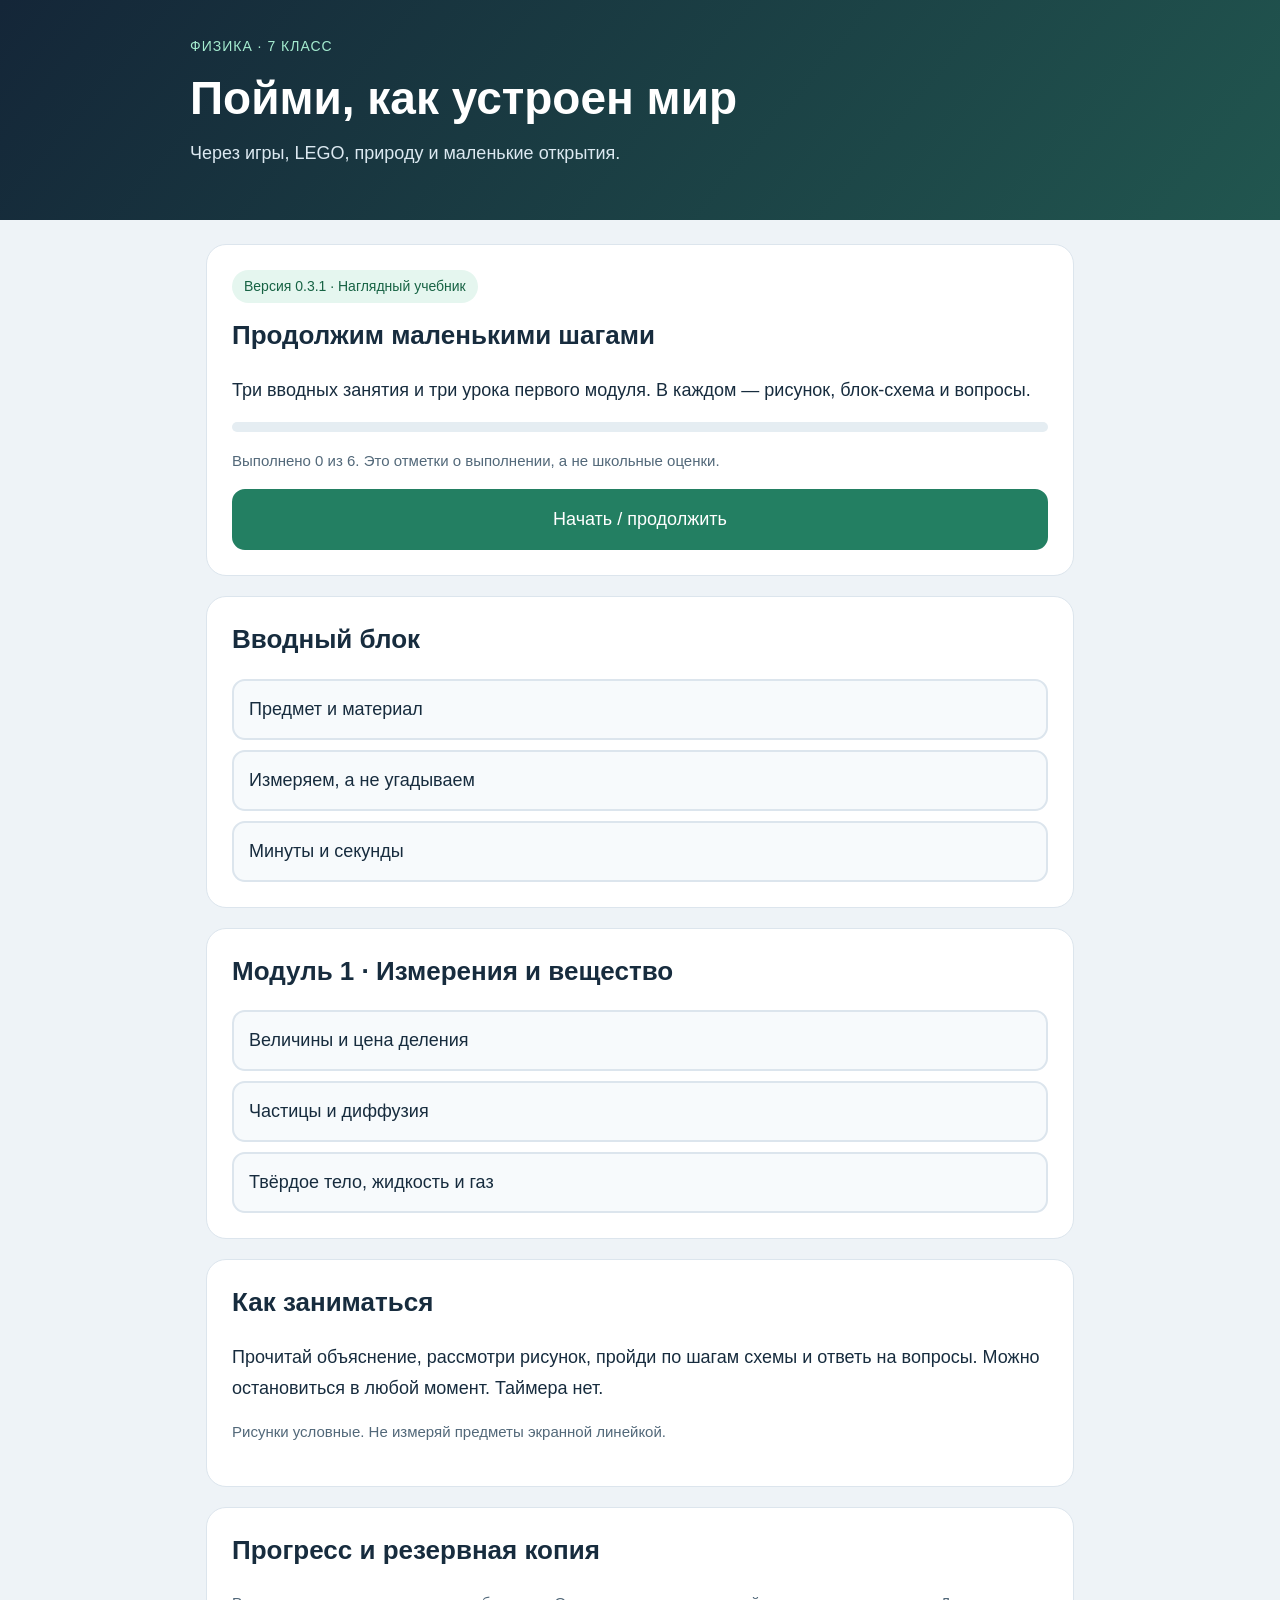
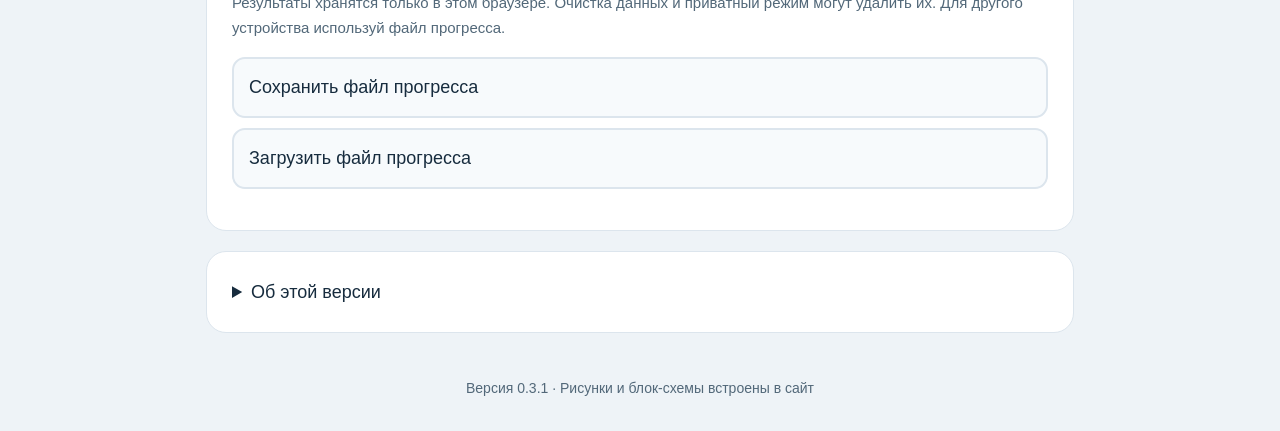
<file: index.html>
<!DOCTYPE html>
<html lang="ru"><head><meta charset="UTF-8"><meta name="viewport" content="width=device-width,initial-scale=1"><meta name="theme-color" content="#142638"><title>Физика — наглядный учебник</title><style>*{box-sizing:border-box}html{-webkit-text-size-adjust:100%}[hidden]{display:none!important}body{margin:0;background:#eef3f7;color:#172c3e;font:18px/1.7 -apple-system,BlinkMacSystemFont,"Segoe UI",Arial,sans-serif;overflow-wrap:anywhere}.wrap{max-width:900px;margin:auto}header{padding:35px 20px;background:linear-gradient(130deg,#142638,#21564f);color:white}header p{color:#dce9f1}.label{font-size:14px;color:#a4ebcf;letter-spacing:1px}h1{font-size:clamp(30px,7vw,46px);line-height:1.2;margin:12px 0}main{padding:24px 16px}h2{font-size:26px;line-height:1.35;margin-top:0}h3{font-size:21px}p{margin:0 0 16px}.card{padding:25px;background:white;border:1px solid #dce5ed;border-radius:20px;margin-bottom:20px}.tag{display:inline-block;background:#e5f6ef;color:#176344;border-radius:22px;padding:5px 12px;font-size:14px;margin-bottom:15px}.muted,figcaption{font-size:15px;color:#526879}button{display:block;width:100%;min-height:50px;padding:15px;margin:10px 0 0;border:2px solid #dce5ed;border-radius:13px;background:#f7fafc;color:#172c3e;font:inherit;line-height:1.5;text-align:left;cursor:pointer;touch-action:manipulation}button:focus-visible,a:focus-visible,summary:focus-visible{outline:3px solid #237f62;outline-offset:3px}button:disabled{opacity:.7;cursor:default}.primary{background:#237f62;color:white;border-color:#237f62;text-align:center}.feedback{padding:16px;border-radius:12px;margin-top:16px}.good{background:#e5f6ef;color:#15583e}.hint{background:#fff3d8;color:#704d10}figure{margin:0}svg{display:block;width:100%;height:auto}figcaption{margin-top:10px}.flow{list-style:none;padding:0;counter-reset:steps}.flow li{counter-increment:steps;background:#edf7fa;border:1px solid #dce5ed;border-radius:12px;padding:14px;text-align:center}.flow li:before{content:counter(steps) ". ";font-weight:bold;color:#176344}.flow li+li{margin-top:28px;position:relative}.flow li+li:after{content:"↓";position:absolute;top:-32px;left:calc(50% - 8px);color:#237f62;font-size:25px}.bar{height:10px;border-radius:10px;overflow:hidden;background:#e5edf2;margin:16px 0}.bar div{height:100%;background:#237f62}footer{padding:0 20px 30px;text-align:center;font-size:14px;color:#526879}summary{cursor:pointer}a{color:#176344}@media(max-width:480px){.card{padding:19px}main{padding:18px 12px}body{font-size:17px}}</style></head><body><header><div class="wrap"><div class="label">ФИЗИКА · 7 КЛАСС</div><h1>Пойми, как устроен мир</h1><p>Через игры, LEGO, природу и маленькие открытия.</p></div></header><main id="app" class="wrap"><section class="card"><h2>Загрузка занятий…</h2><p>Если сообщение не исчезает, обновите страницу.</p></section></main><noscript>Для занятий нужно включить JavaScript.</noscript><footer>Версия 0.3.1 · Рисунки и блок-схемы встроены в сайт</footer><script>
(function () {
  "use strict";
  const DATA = [{"id": "intro-1", "group": "Вводный блок", "title": "Предмет и материал", "body": "<p>Шар и лодочка из пластилина — разные предметы. В физике отдельный предмет называют <strong>физическим телом<\/strong>.<\/p><p>Пластилин — материал этих предметов. Изменение формы не обязательно меняет материал. Деталь LEGO — предмет, пластмасса — материал.<\/p>", "diagram": "<svg viewBox=\"0 0 600 260\" role=\"img\" aria-label=\"Деталь и материал\" xmlns=\"http://www.w3.org/2000/svg\"><rect width=\"600\" height=\"260\" rx=\"16\" fill=\"#edf7fa\"/><rect x=\"55\" y=\"80\" width=\"180\" height=\"90\" rx=\"12\" fill=\"#269b78\"/><ellipse cx=\"100\" cy=\"77\" rx=\"25\" ry=\"10\" fill=\"#7cdbbc\"/><ellipse cx=\"190\" cy=\"77\" rx=\"25\" ry=\"10\" fill=\"#7cdbbc\"/><text x=\"150\" y=\"220\" font-size=\"19\" text-anchor=\"middle\" fill=\"#173449\" font-family=\"Arial,sans-serif\">Предмет: деталь<\/text><text x=\"425\" y=\"115\" font-size=\"19\" text-anchor=\"middle\" fill=\"#173449\" font-family=\"Arial,sans-serif\">Материал:<\/text><text x=\"425\" y=\"148\" font-size=\"19\" text-anchor=\"middle\" fill=\"#173449\" font-family=\"Arial,sans-serif\">пластмасса<\/text><\/svg>", "caption": "Это рисунок предмета, а не молекул.", "flow": ["Выбери предмет", "Назови его материал", "Найди другой предмет из того же материала"], "activity": "Найди два разных предмета из одного материала и назови их вслух.", "questions": [{"q": "Из пластилинового шара сделали лодочку. Что изменилось?", "a": ["Форма, а материал остался пластилином", "Пластилин превратился в воду"], "c": 0, "h": "Лодочка всё ещё пластилиновая.", "why": "Верно: форма другая, материал прежний."}]}, {"id": "intro-2", "group": "Вводный блок", "title": "Измеряем, а не угадываем", "body": "<p>Предположи длину постройки или карандаша. Затем приложи линейку: начало предмета совмести с нулевой отметкой, а не с краем.<\/p><p>Прочитай значение у другого конца. Запиши число и единицу, например «8 см». Это пример, не результат твоего измерения.<\/p>", "diagram": "<svg viewBox=\"0 0 600 260\" role=\"img\" aria-label=\"Предмет длиной 8 см на условной линейке\" xmlns=\"http://www.w3.org/2000/svg\"><rect width=\"600\" height=\"260\" rx=\"16\" fill=\"#edf7fa\"/><rect x=\"40\" y=\"95\" width=\"520\" height=\"75\" rx=\"8\" fill=\"#ffe3a5\"/><path d=\"M60 95v25\" stroke=\"#173449\" stroke-width=\"2\"/><text x=\"60\" y=\"153\" font-size=\"16\" text-anchor=\"middle\" fill=\"#173449\" font-family=\"Arial,sans-serif\">0<\/text><path d=\"M108 95v25\" stroke=\"#173449\" stroke-width=\"2\"/><text x=\"108\" y=\"153\" font-size=\"16\" text-anchor=\"middle\" fill=\"#173449\" font-family=\"Arial,sans-serif\">1<\/text><path d=\"M156 95v25\" stroke=\"#173449\" stroke-width=\"2\"/><text x=\"156\" y=\"153\" font-size=\"16\" text-anchor=\"middle\" fill=\"#173449\" font-family=\"Arial,sans-serif\">2<\/text><path d=\"M204 95v25\" stroke=\"#173449\" stroke-width=\"2\"/><text x=\"204\" y=\"153\" font-size=\"16\" text-anchor=\"middle\" fill=\"#173449\" font-family=\"Arial,sans-serif\">3<\/text><path d=\"M252 95v25\" stroke=\"#173449\" stroke-width=\"2\"/><text x=\"252\" y=\"153\" font-size=\"16\" text-anchor=\"middle\" fill=\"#173449\" font-family=\"Arial,sans-serif\">4<\/text><path d=\"M300 95v25\" stroke=\"#173449\" stroke-width=\"2\"/><text x=\"300\" y=\"153\" font-size=\"16\" text-anchor=\"middle\" fill=\"#173449\" font-family=\"Arial,sans-serif\">5<\/text><path d=\"M348 95v25\" stroke=\"#173449\" stroke-width=\"2\"/><text x=\"348\" y=\"153\" font-size=\"16\" text-anchor=\"middle\" fill=\"#173449\" font-family=\"Arial,sans-serif\">6<\/text><path d=\"M396 95v25\" stroke=\"#173449\" stroke-width=\"2\"/><text x=\"396\" y=\"153\" font-size=\"16\" text-anchor=\"middle\" fill=\"#173449\" font-family=\"Arial,sans-serif\">7<\/text><path d=\"M444 95v25\" stroke=\"#173449\" stroke-width=\"2\"/><text x=\"444\" y=\"153\" font-size=\"16\" text-anchor=\"middle\" fill=\"#173449\" font-family=\"Arial,sans-serif\">8<\/text><path d=\"M492 95v25\" stroke=\"#173449\" stroke-width=\"2\"/><text x=\"492\" y=\"153\" font-size=\"16\" text-anchor=\"middle\" fill=\"#173449\" font-family=\"Arial,sans-serif\">9<\/text><path d=\"M540 95v25\" stroke=\"#173449\" stroke-width=\"2\"/><text x=\"540\" y=\"153\" font-size=\"16\" text-anchor=\"middle\" fill=\"#173449\" font-family=\"Arial,sans-serif\">10<\/text><path d=\"M60 70h384\" stroke=\"#269b78\" stroke-width=\"10\"/><text x=\"300\" y=\"40\" font-size=\"19\" text-anchor=\"middle\" fill=\"#173449\" font-family=\"Arial,sans-serif\">Предмет от 0 до 8 см<\/text><text x=\"300\" y=\"225\" font-size=\"19\" text-anchor=\"middle\" fill=\"#173449\" font-family=\"Arial,sans-serif\">Начало предмета совмещаем с нулём<\/text><\/svg>", "caption": "Не измеряй предметы этой картинкой: её масштаб меняется вместе с экраном.", "flow": ["Предположи длину", "Совмести начало с нулём", "Прочитай отметку у конца", "Запиши число и единицу"], "activity": "Измерь безопасный небольшой предмет, если есть линейка. Иначе объясни порядок действий по рисунку.", "questions": [{"q": "Предмет начинается на 0 см и заканчивается на 8 см. Какова длина?", "a": ["8", "8 см"], "c": 1, "h": "Нужны и число, и единица.", "why": "Верно: длина 8 сантиметров."}]}, {"id": "intro-3", "group": "Вводный блок", "title": "Минуты и секунды", "body": "<p>В одной минуте 60 секунд. Две минуты — два раза по 60: 60 + 60 = 120 секунд.<\/p><p>Для нескольких целых минут умножаем их число на 60. Три минуты: 3 × 60 = 180 секунд.<\/p>", "diagram": "<svg viewBox=\"0 0 600 260\" role=\"img\" aria-label=\"Три минуты по 60 секунд\" xmlns=\"http://www.w3.org/2000/svg\"><rect width=\"600\" height=\"260\" rx=\"16\" fill=\"#edf7fa\"/><circle cx=\"100\" cy=\"110\" r=\"52\" fill=\"white\" stroke=\"#269b78\" stroke-width=\"4\"/><text x=\"100\" y=\"117\" font-size=\"24\" text-anchor=\"middle\" fill=\"#173449\" font-family=\"Arial,sans-serif\">60 с<\/text><circle cx=\"300\" cy=\"110\" r=\"52\" fill=\"white\" stroke=\"#269b78\" stroke-width=\"4\"/><text x=\"300\" y=\"117\" font-size=\"24\" text-anchor=\"middle\" fill=\"#173449\" font-family=\"Arial,sans-serif\">60 с<\/text><circle cx=\"500\" cy=\"110\" r=\"52\" fill=\"white\" stroke=\"#269b78\" stroke-width=\"4\"/><text x=\"500\" y=\"117\" font-size=\"24\" text-anchor=\"middle\" fill=\"#173449\" font-family=\"Arial,sans-serif\">60 с<\/text><text x=\"200\" y=\"117\" font-size=\"25\" text-anchor=\"middle\" fill=\"#173449\" font-family=\"Arial,sans-serif\">+<\/text><text x=\"400\" y=\"117\" font-size=\"25\" text-anchor=\"middle\" fill=\"#173449\" font-family=\"Arial,sans-serif\">+<\/text><text x=\"300\" y=\"220\" font-size=\"19\" text-anchor=\"middle\" fill=\"#173449\" font-family=\"Arial,sans-serif\">3 минуты = 180 секунд<\/text><\/svg>", "caption": "Каждый круг — один промежуток в 60 секунд.", "flow": ["Узнай число минут", "Умножь на 60", "Запиши секунды"], "activity": "Объясни вслух, как перевести пять минут в секунды. Нарисуй пять одинаковых отрезков, если так проще.", "questions": [{"q": "Сколько секунд в четырёх минутах?", "a": ["240 секунд", "64 секунды", "40 секунд"], "c": 0, "h": "Сложи 60 + 60 + 60 + 60.", "why": "4 × 60 = 240 секунд."}]}, {"id": "m1-1", "group": "Модуль 1 · Измерения и вещество", "title": "Величины и цена деления", "body": "<p>Длина, время, масса и объём — физические величины. Результат измерения записывают числом и единицей: м, с, кг, мл.<\/p><p><strong>Цена деления<\/strong> показывает, какое изменение величины соответствует одному промежутку шкалы.<\/p><p>Между 10 и 20 мл пять промежутков. Разность значений 10 мл. Делим её на 5: получаем 2 мл за деление. Считаем промежутки, не штрихи.<\/p><p>Любое измерение имеет ограничения точности. Половина деления — возможная школьная оценка ошибки отсчёта по условию, но не универсальная полная погрешность любого прибора.<\/p>", "diagram": "<svg viewBox=\"0 0 600 260\" role=\"img\" aria-label=\"Пять промежутков шкалы от 10 до 20 мл\" xmlns=\"http://www.w3.org/2000/svg\"><rect width=\"600\" height=\"260\" rx=\"16\" fill=\"#edf7fa\"/><rect x=\"45\" y=\"85\" width=\"510\" height=\"70\" fill=\"white\" stroke=\"#34566c\"/><path d=\"M65 85v30\" stroke=\"#34566c\" stroke-width=\"3\"/><text x=\"65\" y=\"182\" font-size=\"19\" text-anchor=\"middle\" fill=\"#173449\" font-family=\"Arial,sans-serif\">10 мл<\/text><text x=\"112\" y=\"135\" font-size=\"16\" text-anchor=\"middle\" fill=\"#173449\" font-family=\"Arial,sans-serif\">1<\/text><path d=\"M159 85v30\" stroke=\"#34566c\" stroke-width=\"3\"/><text x=\"206\" y=\"135\" font-size=\"16\" text-anchor=\"middle\" fill=\"#173449\" font-family=\"Arial,sans-serif\">2<\/text><path d=\"M253 85v30\" stroke=\"#34566c\" stroke-width=\"3\"/><text x=\"300\" y=\"135\" font-size=\"16\" text-anchor=\"middle\" fill=\"#173449\" font-family=\"Arial,sans-serif\">3<\/text><path d=\"M347 85v30\" stroke=\"#34566c\" stroke-width=\"3\"/><text x=\"394\" y=\"135\" font-size=\"16\" text-anchor=\"middle\" fill=\"#173449\" font-family=\"Arial,sans-serif\">4<\/text><path d=\"M441 85v30\" stroke=\"#34566c\" stroke-width=\"3\"/><text x=\"488\" y=\"135\" font-size=\"16\" text-anchor=\"middle\" fill=\"#173449\" font-family=\"Arial,sans-serif\">5<\/text><path d=\"M535 85v30\" stroke=\"#34566c\" stroke-width=\"3\"/><text x=\"535\" y=\"182\" font-size=\"19\" text-anchor=\"middle\" fill=\"#173449\" font-family=\"Arial,sans-serif\">20 мл<\/text><text x=\"300\" y=\"42\" font-size=\"19\" text-anchor=\"middle\" fill=\"#173449\" font-family=\"Arial,sans-serif\">Считаем пять промежутков<\/text><text x=\"300\" y=\"230\" font-size=\"19\" text-anchor=\"middle\" fill=\"#173449\" font-family=\"Arial,sans-serif\">(20 − 10) ÷ 5 = 2 мл<\/text><\/svg>", "caption": "Маленькие числа 1–5 показывают номера промежутков, а не объём.", "flow": ["Найди два подписанных значения", "Вычти меньшее из большего", "Посчитай промежутки", "Раздели разность на их число"], "activity": "Рассмотри линейку или мерную ёмкость. Назови величину и единицу. Не используй горячую воду.", "questions": [{"q": "Между 20 и 40 мл четыре равных промежутка. Цена деления?", "a": ["20 мл", "5 мл", "4 мл"], "c": 1, "h": "Разность 40 − 20 = 20 мл. Раздели на 4.", "why": "20 ÷ 4 = 5 мл."}, {"q": "Цена деления 5 мл. Уровень на два деления выше 20 мл. Какой объём?", "a": ["22 мл", "25 мл", "30 мл"], "c": 2, "h": "Два деления — это 2 × 5 = 10 мл дополнительно.", "why": "20 + 10 = 30 мл."}]}, {"id": "m1-2", "group": "Модуль 1 · Измерения и вещество", "title": "Частицы и диффузия", "body": "<p>Вещество состоит из частиц: атомов, молекул или ионов. Вода состоит из молекул. Частицы непрерывно движутся и взаимодействуют.<\/p><p>Кружки на схеме — условная модель. Обычным глазом отдельные молекулы не видны.<\/p><p><strong>Диффузия<\/strong> — перемешивание веществ вследствие теплового движения частиц. Перенос запаха ветром нельзя целиком объяснить диффузией: поток воздуха тоже переносит вещество.<\/p><p>Броуновское движение — беспорядочное движение маленькой взвешенной частицы под ударами молекул. Наблюдаемая частица — не отдельная молекула.<\/p><p>LEGO может помочь представить множество частиц, но детали сами не совершают тепловое движение как молекулы и соединяются иначе.<\/p>", "diagram": "<svg viewBox=\"0 0 600 260\" role=\"img\" aria-label=\"Схема диффузии двух видов частиц\" xmlns=\"http://www.w3.org/2000/svg\"><rect width=\"600\" height=\"260\" rx=\"16\" fill=\"#edf7fa\"/><rect x=\"20\" y=\"70\" width=\"230\" height=\"120\" rx=\"10\" fill=\"white\" stroke=\"#819dab\"/><rect x=\"350\" y=\"70\" width=\"230\" height=\"120\" rx=\"10\" fill=\"white\" stroke=\"#819dab\"/><circle cx=\"45\" cy=\"100\" r=\"9\" fill=\"#287ab5\"/><circle cx=\"45\" cy=\"130\" r=\"9\" fill=\"#287ab5\"/><circle cx=\"45\" cy=\"160\" r=\"9\" fill=\"#287ab5\"/><circle cx=\"70\" cy=\"100\" r=\"9\" fill=\"#287ab5\"/><circle cx=\"70\" cy=\"130\" r=\"9\" fill=\"#287ab5\"/><circle cx=\"70\" cy=\"160\" r=\"9\" fill=\"#287ab5\"/><circle cx=\"95\" cy=\"100\" r=\"9\" fill=\"#287ab5\"/><circle cx=\"95\" cy=\"130\" r=\"9\" fill=\"#287ab5\"/><circle cx=\"95\" cy=\"160\" r=\"9\" fill=\"#287ab5\"/><circle cx=\"155\" cy=\"100\" r=\"9\" fill=\"#e99039\"/><circle cx=\"155\" cy=\"130\" r=\"9\" fill=\"#e99039\"/><circle cx=\"155\" cy=\"160\" r=\"9\" fill=\"#e99039\"/><circle cx=\"180\" cy=\"100\" r=\"9\" fill=\"#e99039\"/><circle cx=\"180\" cy=\"130\" r=\"9\" fill=\"#e99039\"/><circle cx=\"180\" cy=\"160\" r=\"9\" fill=\"#e99039\"/><circle cx=\"205\" cy=\"100\" r=\"9\" fill=\"#e99039\"/><circle cx=\"205\" cy=\"130\" r=\"9\" fill=\"#e99039\"/><circle cx=\"205\" cy=\"160\" r=\"9\" fill=\"#e99039\"/><circle cx=\"370\" cy=\"100\" r=\"9\" fill=\"#e99039\"/><circle cx=\"370\" cy=\"130\" r=\"9\" fill=\"#287ab5\"/><circle cx=\"370\" cy=\"160\" r=\"9\" fill=\"#e99039\"/><circle cx=\"396\" cy=\"100\" r=\"9\" fill=\"#287ab5\"/><circle cx=\"396\" cy=\"130\" r=\"9\" fill=\"#e99039\"/><circle cx=\"396\" cy=\"160\" r=\"9\" fill=\"#287ab5\"/><circle cx=\"422\" cy=\"100\" r=\"9\" fill=\"#e99039\"/><circle cx=\"422\" cy=\"130\" r=\"9\" fill=\"#287ab5\"/><circle cx=\"422\" cy=\"160\" r=\"9\" fill=\"#e99039\"/><circle cx=\"448\" cy=\"100\" r=\"9\" fill=\"#287ab5\"/><circle cx=\"448\" cy=\"130\" r=\"9\" fill=\"#e99039\"/><circle cx=\"448\" cy=\"160\" r=\"9\" fill=\"#287ab5\"/><circle cx=\"474\" cy=\"100\" r=\"9\" fill=\"#e99039\"/><circle cx=\"474\" cy=\"130\" r=\"9\" fill=\"#287ab5\"/><circle cx=\"474\" cy=\"160\" r=\"9\" fill=\"#e99039\"/><circle cx=\"500\" cy=\"100\" r=\"9\" fill=\"#287ab5\"/><circle cx=\"500\" cy=\"130\" r=\"9\" fill=\"#e99039\"/><circle cx=\"500\" cy=\"160\" r=\"9\" fill=\"#287ab5\"/><circle cx=\"526\" cy=\"100\" r=\"9\" fill=\"#e99039\"/><circle cx=\"526\" cy=\"130\" r=\"9\" fill=\"#287ab5\"/><circle cx=\"526\" cy=\"160\" r=\"9\" fill=\"#e99039\"/><circle cx=\"552\" cy=\"100\" r=\"9\" fill=\"#287ab5\"/><circle cx=\"552\" cy=\"130\" r=\"9\" fill=\"#e99039\"/><circle cx=\"552\" cy=\"160\" r=\"9\" fill=\"#287ab5\"/><text x=\"135\" y=\"42\" font-size=\"19\" text-anchor=\"middle\" fill=\"#173449\" font-family=\"Arial,sans-serif\">Сначала<\/text><text x=\"465\" y=\"42\" font-size=\"19\" text-anchor=\"middle\" fill=\"#173449\" font-family=\"Arial,sans-serif\">Позже<\/text><text x=\"300\" y=\"135\" font-size=\"38\" text-anchor=\"middle\" fill=\"#173449\" font-family=\"Arial,sans-serif\">→<\/text><text x=\"300\" y=\"235\" font-size=\"17\" text-anchor=\"middle\" fill=\"#173449\" font-family=\"Arial,sans-serif\">Условная модель перемешивания частиц<\/text><\/svg>", "caption": "Два условных момента времени. Цвет различает виды частиц. Размеры не в масштабе.", "flow": ["Частицы непрерывно движутся", "Переходят в соседние области", "Вещества постепенно перемешиваются"], "activity": "Нарисуй два вида частиц до и после перемешивания. Поясни ограничения своего рисунка.", "questions": [{"q": "Кружки на рисунке — это…", "a": ["Условная модель частиц", "Настоящие молекулы, видимые без прибора"], "c": 0, "h": "Рисунок специально увеличен и упрощён.", "why": "Да, модель помогает объяснить явление."}, {"q": "Сильный ветер перенёс запах. Достаточно объяснения только диффузией?", "a": ["Да, ветер и есть диффузия", "Нет, поток воздуха тоже переносит вещество"], "c": 1, "h": "Ветер перемещает воздух как поток.", "why": "Верно: перенос потоком и диффузия различаются."}]}, {"id": "m1-3", "group": "Модуль 1 · Измерения и вещество", "title": "Твёрдое тело, жидкость и газ", "body": "<p>При обычных условиях твёрдое тело обычно сохраняет форму и объём без заметного внешнего воздействия. Жидкость сохраняет объём, но принимает форму сосуда. Газ заполняет доступный объём.<\/p><p>В твёрдом теле частицы близки и колеблются около своих положений. Схема показывает кристаллическую модель: строгая решётка есть не у всех твёрдых веществ.<\/p><p>В жидкости частицы близки, но меняют взаимное положение. В газе расстояния между частицами обычно намного больше.<\/p><p>Изменение формы пластилина руками — деформация. Это само по себе не доказывает превращения его в жидкость.<\/p><p>Взаимодействие частиц помогает объяснить сопротивление сжатию и растяжению. Смачивание проявляется в поведении капли на поверхности: на разных материалах она растекается по-разному.<\/p>", "diagram": "<svg viewBox=\"0 0 600 260\" role=\"img\" aria-label=\"Схемы частиц в кристалле, жидкости и газе\" xmlns=\"http://www.w3.org/2000/svg\"><rect width=\"600\" height=\"260\" rx=\"16\" fill=\"#edf7fa\"/><rect x=\"15\" y=\"65\" width=\"170\" height=\"130\" rx=\"10\" fill=\"white\" stroke=\"#819dab\"/><text x=\"100\" y=\"40\" font-size=\"19\" text-anchor=\"middle\" fill=\"#173449\" font-family=\"Arial,sans-serif\">Твёрдое<\/text><rect x=\"215\" y=\"65\" width=\"170\" height=\"130\" rx=\"10\" fill=\"white\" stroke=\"#819dab\"/><text x=\"300\" y=\"40\" font-size=\"19\" text-anchor=\"middle\" fill=\"#173449\" font-family=\"Arial,sans-serif\">Жидкость<\/text><rect x=\"415\" y=\"65\" width=\"170\" height=\"130\" rx=\"10\" fill=\"white\" stroke=\"#819dab\"/><text x=\"500\" y=\"40\" font-size=\"19\" text-anchor=\"middle\" fill=\"#173449\" font-family=\"Arial,sans-serif\">Газ<\/text><circle cx=\"45\" cy=\"95\" r=\"9\" fill=\"#269b78\"/><circle cx=\"45\" cy=\"125\" r=\"9\" fill=\"#269b78\"/><circle cx=\"45\" cy=\"155\" r=\"9\" fill=\"#269b78\"/><circle cx=\"75\" cy=\"95\" r=\"9\" fill=\"#269b78\"/><circle cx=\"75\" cy=\"125\" r=\"9\" fill=\"#269b78\"/><circle cx=\"75\" cy=\"155\" r=\"9\" fill=\"#269b78\"/><circle cx=\"105\" cy=\"95\" r=\"9\" fill=\"#269b78\"/><circle cx=\"105\" cy=\"125\" r=\"9\" fill=\"#269b78\"/><circle cx=\"105\" cy=\"155\" r=\"9\" fill=\"#269b78\"/><circle cx=\"135\" cy=\"95\" r=\"9\" fill=\"#269b78\"/><circle cx=\"135\" cy=\"125\" r=\"9\" fill=\"#269b78\"/><circle cx=\"135\" cy=\"155\" r=\"9\" fill=\"#269b78\"/><circle cx=\"238\" cy=\"155\" r=\"9\" fill=\"#287ab5\"/><circle cx=\"270\" cy=\"155\" r=\"9\" fill=\"#287ab5\"/><circle cx=\"301\" cy=\"150\" r=\"9\" fill=\"#287ab5\"/><circle cx=\"330\" cy=\"160\" r=\"9\" fill=\"#287ab5\"/><circle cx=\"250\" cy=\"125\" r=\"9\" fill=\"#287ab5\"/><circle cx=\"282\" cy=\"124\" r=\"9\" fill=\"#287ab5\"/><circle cx=\"314\" cy=\"121\" r=\"9\" fill=\"#287ab5\"/><circle cx=\"245\" cy=\"180\" r=\"9\" fill=\"#287ab5\"/><circle cx=\"280\" cy=\"180\" r=\"9\" fill=\"#287ab5\"/><circle cx=\"313\" cy=\"180\" r=\"9\" fill=\"#287ab5\"/><circle cx=\"440\" cy=\"90\" r=\"9\" fill=\"#e99039\"/><circle cx=\"540\" cy=\"100\" r=\"9\" fill=\"#e99039\"/><circle cx=\"480\" cy=\"145\" r=\"9\" fill=\"#e99039\"/><circle cx=\"553\" cy=\"178\" r=\"9\" fill=\"#e99039\"/><circle cx=\"434\" cy=\"179\" r=\"9\" fill=\"#e99039\"/><text x=\"100\" y=\"229\" font-size=\"14\" text-anchor=\"middle\" fill=\"#173449\" font-family=\"Arial,sans-serif\">Близко, около мест<\/text><text x=\"300\" y=\"229\" font-size=\"14\" text-anchor=\"middle\" fill=\"#173449\" font-family=\"Arial,sans-serif\">Близко, подвижны<\/text><text x=\"500\" y=\"229\" font-size=\"14\" text-anchor=\"middle\" fill=\"#173449\" font-family=\"Arial,sans-serif\">Большие расстояния<\/text><\/svg>", "caption": "Модель не в масштабе. Частицы движутся, хотя рисунок неподвижен.", "flow": ["Сравни сохранение формы", "Сравни сохранение объёма", "Объясни через расположение и движение частиц"], "activity": "На подносе сравни каплю воды на бумаге и безопасном пластиковом предмете. Не используй электронику. Запиши действительное наблюдение.", "questions": [{"q": "Воду перелили в другой стакан без потерь. Что произошло?", "a": ["Изменилось количество воды", "Форма изменилась, объём сохранился"], "c": 1, "h": "При переливании без потерь воды не становится меньше.", "why": "Верно: жидкость принимает форму сосуда."}, {"q": "В каком состоянии вещество обычно легче заметно сжать?", "a": ["В газообразном", "В жидком", "В твёрдом"], "c": 0, "h": "Где расстояния между частицами обычно больше?", "why": "В газе между частицами обычно большие расстояния."}]}];
  const KEY = "fizika7-progress-v1";
  const app = document.getElementById("app");
  let warning = false;

  function read() {
    try {
      const p = JSON.parse(localStorage.getItem(KEY));
      const ids = new Set(DATA.map(function (x) { return x.id; }));
      return {
        completed: p && Array.isArray(p.completed)
          ? Array.from(new Set(p.completed.filter(function (id) { return ids.has(id); }))) : [],
        lastLesson: p && ids.has(p.lastLesson) ? p.lastLesson : null
      };
    } catch (e) { return { completed: [], lastLesson: null }; }
  }
  let state = read();
  function save() {
    try { localStorage.setItem(KEY, JSON.stringify(state)); warning = false; }
    catch (e) { warning = true; }
  }
  function notice() {
    return warning ? '<p class="feedback hint" role="status">Браузер не разрешил сохранить прогресс. После обновления результаты могут исчезнуть.</p>' : '';
  }
  function home() {
    const remaining = DATA.find(function (x) { return !state.completed.includes(x.id); });
    const n = state.completed.length;
    app.innerHTML = `
      <section class="card">
        <span class="tag">Версия 0.3.1 · Наглядный учебник</span>
        <h2>${remaining ? 'Продолжим маленькими шагами' : 'Доступные задания выполнены'}</h2>
        <p>Три вводных занятия и три урока первого модуля. В каждом — рисунок, блок-схема и вопросы.</p>
        <div class="bar" role="progressbar" aria-label="Выполненные занятия" aria-valuemin="0" aria-valuemax="6" aria-valuenow="${n}"><div style="width:${n / DATA.length * 100}%"></div></div>
        <p class="muted">Выполнено ${n} из ${DATA.length}. Это отметки о выполнении, а не школьные оценки.</p>
        <button id="continue" class="primary">${remaining ? 'Начать / продолжить' : 'Повторить занятия'}</button>
      </section>
      <div id="groups"></div>
      <section class="card"><h2>Как заниматься</h2><p>Прочитай объяснение, рассмотри рисунок, пройди по шагам схемы и ответь на вопросы. Можно остановиться в любой момент. Таймера нет.</p><p class="muted">Рисунки условные. Не измеряй предметы экранной линейкой.</p></section>
      <section class="card"><h2>Прогресс и резервная копия</h2><p class="muted">Результаты хранятся только в этом браузере. Очистка данных и приватный режим могут удалить их. Для другого устройства используй файл прогресса.</p><button id="export">Сохранить файл прогресса</button><button id="import">Загрузить файл прогресса</button><input id="progress-file" type="file" accept=".json,application/json" hidden><p id="import-status" role="status"></p>${notice()}</section>
      <details class="card"><summary>Об этой версии</summary><p>Доступны вводный блок и первый модуль. Это ещё не весь годовой курс. Основные модули 2–6, отдельный задачник и лабораторные не добавлены.</p><p class="muted">Изображения и схемы встроены в файл. Требования и порядок школьных тем сверяют с учителем. Сверка модели частиц: <a href="https://www.bbc.co.uk/bitesize/topics/z242m39/articles/z726m39" target="_blank" rel="noopener noreferrer">BBC Bitesize</a>.</p></details>`;
    const groups = document.getElementById("groups");
    Array.from(new Set(DATA.map(function (x) { return x.group; }))).forEach(function (group) {
      const section = document.createElement("section");
      section.className = "card";
      const title = document.createElement("h2");
      title.textContent = group;
      section.appendChild(title);
      DATA.filter(function (x) { return x.group === group; }).forEach(function (item) {
        const b = document.createElement("button");
        b.textContent = item.title + (state.completed.includes(item.id) ? ' — выполнено' : '');
        b.onclick = function () { openLesson(item.id); };
        section.appendChild(b);
      });
      groups.appendChild(section);
    });
    document.getElementById("continue").onclick = function () {
      openLesson(state.lastLesson || (remaining && remaining.id) || DATA[0].id);
    };
    document.getElementById("export").onclick = function () {
      const blob = new Blob([JSON.stringify({ version: 1, completed: state.completed, lastLesson: state.lastLesson }, null, 2)], { type: 'application/json' });
      const url = URL.createObjectURL(blob);
      const a = document.createElement("a");
      a.href = url; a.download = 'fizika-progress.json';
      document.body.appendChild(a); a.click(); a.remove();
      setTimeout(function () { URL.revokeObjectURL(url); }, 1000);
    };
    const input = document.getElementById("progress-file");
    document.getElementById("import").onclick = function () { input.click(); };
    input.onchange = async function () {
      const status = document.getElementById("import-status");
      try {
        const f = input.files[0];
        if (!f) return;
        if (f.size > 100000) throw new Error('Слишком большой файл.');
        const p = JSON.parse(await f.text());
        if (!Array.isArray(p.completed)) throw new Error('Это не файл прогресса.');
        if (!confirm('Заменить текущий прогресс данными из файла?')) return;
        const ids = new Set(DATA.map(function (x) { return x.id; }));
        state = { completed: Array.from(new Set(p.completed.filter(function (id) { return ids.has(id); }))), lastLesson: ids.has(p.lastLesson) ? p.lastLesson : null };
        save(); home();
        document.getElementById("import-status").textContent = 'Прогресс загружен.';
      } catch (e) { status.textContent = 'Не удалось загрузить: ' + e.message; }
      input.value = '';
    };
    window.scrollTo(0, 0);
  }

  function openLesson(id) {
    const index = DATA.findIndex(function (x) { return x.id === id; });
    if (index < 0) { home(); return; }
    const lesson = DATA[index];
    state.lastLesson = id; save();
    app.innerHTML = `<button id="back">← К списку занятий</button><section class="card" style="margin-top:20px"><span class="tag">${lesson.group}</span><h2>${lesson.title}</h2>${lesson.body}</section><section class="card"><h2>Посмотри на рисунок</h2><figure>${lesson.diagram}<figcaption>${lesson.caption}</figcaption></figure></section><section class="card"><h2>Пройди по шагам</h2><ol class="flow">${lesson.flow.map(function (s) { return '<li>' + s + '</li>'; }).join('')}</ol></section><section id="quiz" class="card"></section><section class="card"><h2>Попробуй вне экрана</h2><p>${lesson.activity}</p><p class="muted">Только безопасные предметы. Измерения не выдумывай. Если материалов нет, объясни порядок действий словами.</p></section>${notice()}`;
    document.getElementById("back").onclick = home;
    let questionIndex = 0;
    let usedHelp = false;

    function renderQuestion() {
      const q = lesson.questions[questionIndex];
      const box = document.getElementById("quiz");
      box.innerHTML = `<span class="tag">Вопрос ${questionIndex + 1} из ${lesson.questions.length}</span><h2>${q.q}</h2><div id="answers"></div><button id="hint">Нужна подсказка</button><div id="feedback" class="feedback" role="status" aria-live="polite" hidden></div><button class="primary" id="next" hidden>${questionIndex < lesson.questions.length - 1 ? 'Следующий вопрос' : 'Завершить занятие'}</button>`;
      const answers = document.getElementById("answers");
      const feedback = document.getElementById("feedback");
      const next = document.getElementById("next");
      let solved = false;
      function hint() {
        usedHelp = true;
        feedback.hidden = false;
        feedback.className = 'feedback hint';
        feedback.textContent = q.h;
      }
      document.getElementById("hint").onclick = hint;
      q.a.forEach(function (text, answerIndex) {
        const b = document.createElement("button");
        b.textContent = text;
        b.onclick = function () {
          if (solved) return;
          if (answerIndex !== q.c) { hint(); return; }
          solved = true;
          feedback.hidden = false;
          feedback.className = 'feedback good';
          feedback.textContent = q.why;
          answers.querySelectorAll('button').forEach(function (item) { item.disabled = true; });
          document.getElementById("hint").hidden = true;
          next.hidden = false;
        };
        answers.appendChild(b);
      });
      next.onclick = function () {
        if (questionIndex < lesson.questions.length - 1) {
          questionIndex += 1;
          renderQuestion();
          document.getElementById("quiz").scrollIntoView({ block: 'start' });
          return;
        }
        if (!state.completed.includes(id)) state.completed.push(id);
        state.lastLesson = DATA[index + 1] ? DATA[index + 1].id : null;
        save();
        box.innerHTML = `<h2>Занятие выполнено</h2><p>${usedHelp ? 'Ты воспользовался подсказками — это нормально при обучении.' : 'Ты ответил на вопросы.'} Теперь объясни главную мысль своими словами.</p><p class="muted">Выполнение вопросов ещё не подтверждает освоение всей темы.</p><button class="primary" id="follow">${DATA[index + 1] ? 'Следующее занятие →' : 'К списку занятий'}</button>${notice()}`;
        document.getElementById("follow").onclick = function () {
          if (DATA[index + 1]) openLesson(DATA[index + 1].id); else home();
        };
        box.scrollIntoView({ block: 'start' });
      };
    }

    renderQuestion();
    window.scrollTo(0, 0);
  }

  try { home(); }
  catch (e) {
    app.innerHTML = '<section class="card"><h2>Не удалось открыть занятия</h2><p>Отправьте автору сообщение об ошибке ниже. Прогресс не удалён.</p><pre id="error-detail"></pre></section>';
    document.getElementById('error-detail').textContent = String(e.message || e);
  }
})();
</script></body></html>
</file>
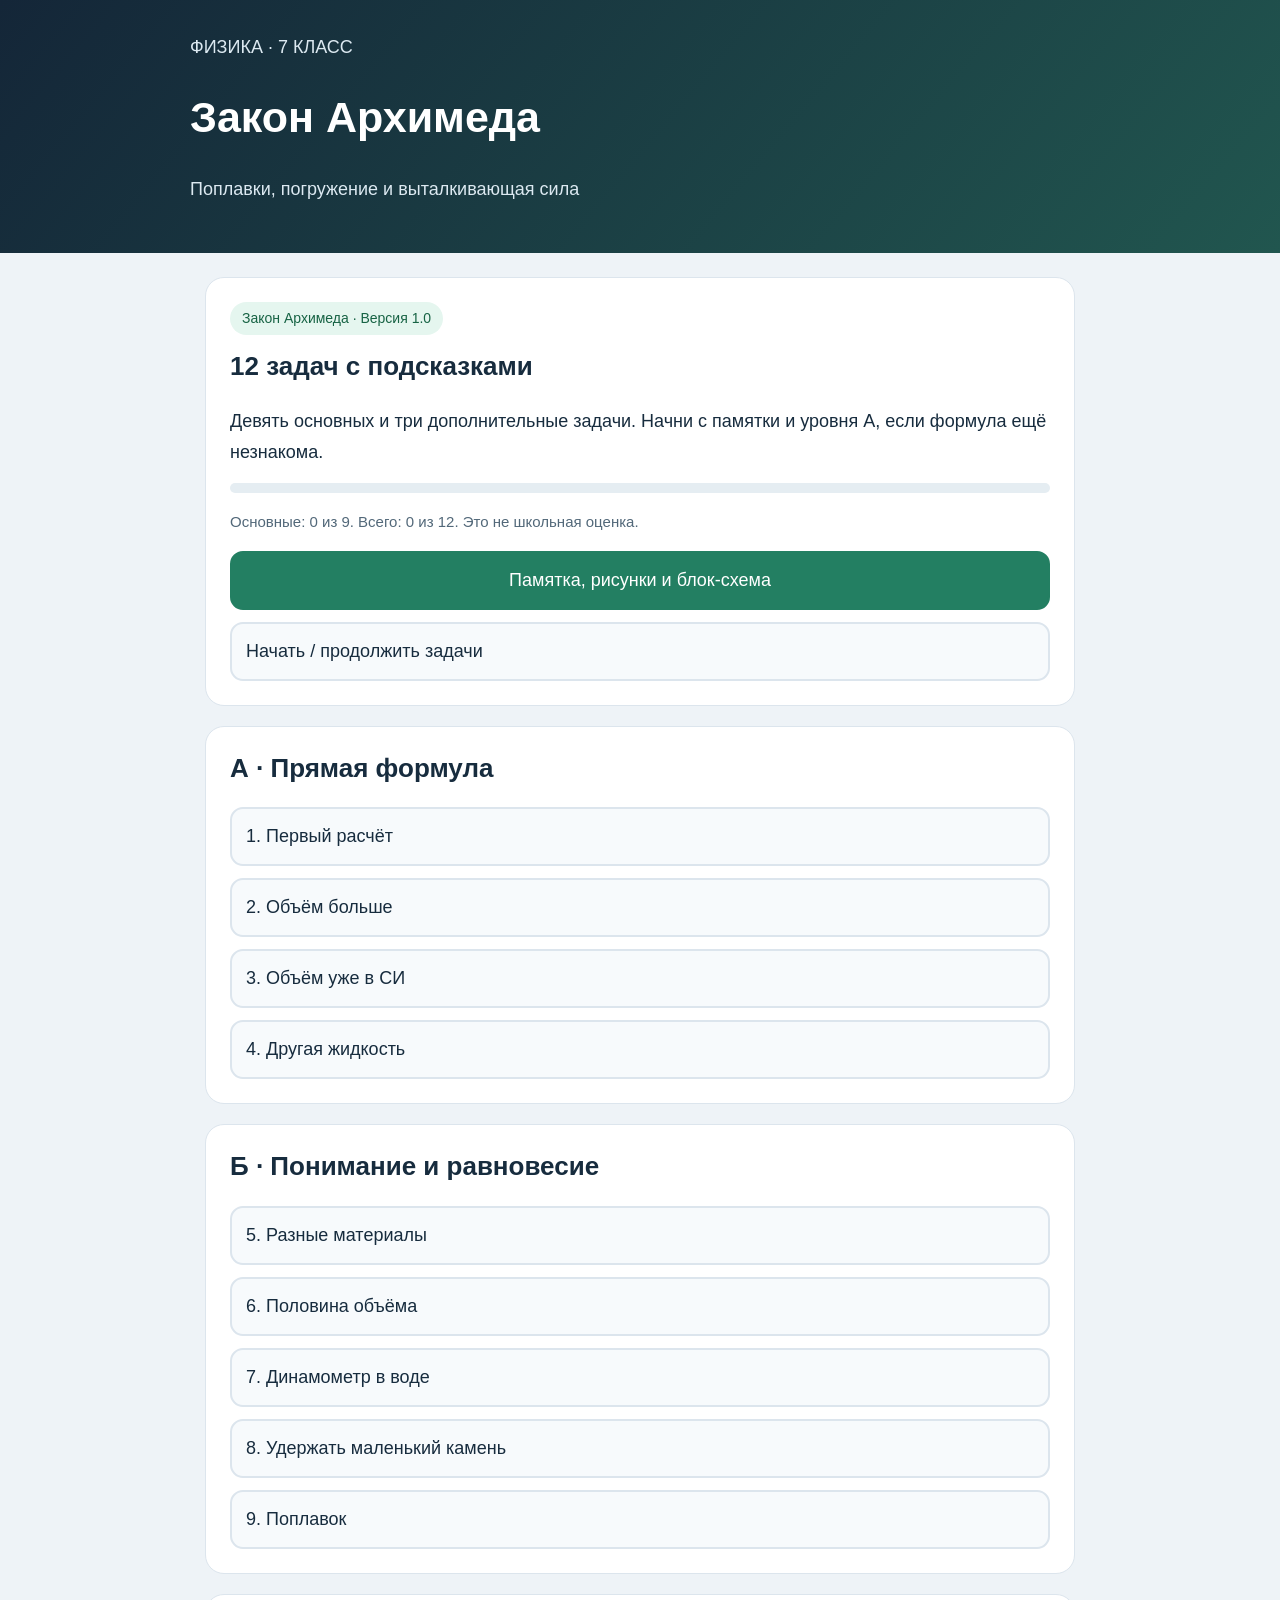
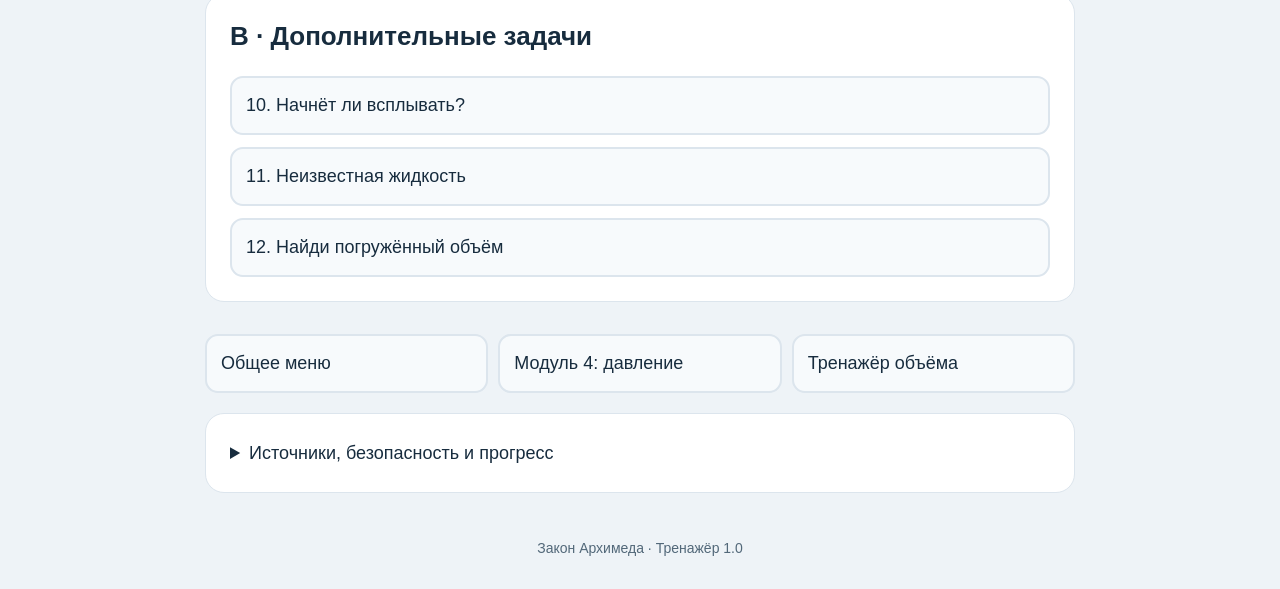
<file: archimedes.html>
<!DOCTYPE html><html lang="ru"><head><meta charset="UTF-8"><meta name="viewport" content="width=device-width,initial-scale=1"><meta name="theme-color" content="#142638"><title>Закон Архимеда</title><style>*{box-sizing:border-box}[hidden]{display:none!important}html{-webkit-text-size-adjust:100%}body{margin:0;background:#eef3f7;color:#172c3e;font:18px/1.7 -apple-system,BlinkMacSystemFont,"Segoe UI",Arial,sans-serif;overflow-wrap:anywhere}.wrap{max-width:900px;margin:auto}header{padding:32px 20px;background:linear-gradient(130deg,#142638,#21564f);color:white}header p{color:#dce9f1}h1{font-size:clamp(29px,7vw,43px);line-height:1.25}h2{font-size:26px;line-height:1.35;margin-top:0}h3{font-size:21px}main{padding:24px 15px}.card{background:white;border:1px solid #dce5ed;border-radius:19px;padding:24px;margin-bottom:20px}p{margin:0 0 16px}.muted,figcaption{font-size:15px;color:#526879}.tag{display:inline-block;background:#e5f6ef;color:#176344;border-radius:22px;padding:5px 12px;font-size:14px;margin-bottom:14px}button,.link{display:block;width:100%;padding:14px;margin-top:12px;min-height:50px;border:2px solid #dce5ed;border-radius:13px;color:#172c3e;background:#f7fafc;text-decoration:none;text-align:left;font:inherit;line-height:1.5;cursor:pointer;touch-action:manipulation}.primary{background:#237f62;border-color:#237f62;color:white;text-align:center}button:focus-visible,a:focus-visible,input:focus-visible,summary:focus-visible{outline:3px solid #237f62;outline-offset:3px}button:disabled,input:disabled{opacity:.7;cursor:default}input{width:100%;padding:14px;border:2px solid #bdced9;border-radius:12px;font:inherit;font-size:21px}.feedback{padding:16px;border-radius:12px;margin-top:16px}.good{background:#e5f6ef;color:#15583e}.hint{background:#fff3d8;color:#704d10}figure{margin:0}svg{display:block;width:100%;height:auto;max-width:650px;margin:auto}figcaption{margin-top:10px}.flow{padding-left:25px}.flow li{padding:10px;margin:12px 0;background:#eef7fa;border-radius:10px}.bar{height:10px;background:#e5edf2;border-radius:10px;overflow:hidden;margin:16px 0}.bar div{height:100%;background:#237f62}footer{padding:0 20px 28px;text-align:center;font-size:14px;color:#526879}a{color:#176344}summary{cursor:pointer}.nav{display:flex;gap:10px;flex-wrap:wrap}.nav a{flex:1;min-width:180px}@media(max-width:480px){.card{padding:18px}body{font-size:17px}}</style></head><body><header><div class="wrap"><p>ФИЗИКА · 7 КЛАСС</p><h1>Закон Архимеда</h1><p>Поплавки, погружение и выталкивающая сила</p></div></header><main id="app" class="wrap"><section class="card"><h2>Загрузка…</h2></section></main><footer>Закон Архимеда · Тренажёр 1.0</footer><noscript>Для заданий нужен JavaScript.</noscript><script>
(function(){'use strict';
const TASKS=[{"id": "a1", "title": "Первый расчёт", "q": "Тело полностью погружено в пресную воду и вытесняет 100 см³ воды. Найди силу Архимеда. ρводы = 1000 кг/м³, g = 10 Н/кг.", "type": "number", "answer": 1, "unit": "Н", "hints": ["Переведи объём: 100 см³ = 0,0001 м³.", "Умножь 1000 × 10 × 0,0001."], "solution": "FА = ρжgVпогр = 1000 × 10 × 0,0001 = 1 Н.", "level": "А · Прямая формула"}, {"id": "a2", "title": "Объём больше", "q": "Тело вытесняет 250 см³ пресной воды. Найди FА при ρводы = 1000 кг/м³ и g = 10 Н/кг.", "type": "number", "answer": 2.5, "unit": "Н", "hints": ["250 см³ = 0,00025 м³.", "Используй FА = ρжgVпогр."], "solution": "FА = 1000 × 10 × 0,00025 = 2,5 Н.", "level": "А · Прямая формула"}, {"id": "a3", "title": "Объём уже в СИ", "q": "Погружённая часть тела имеет объём 0,002 м³. Жидкость — пресная вода: ρ = 1000 кг/м³, g = 10 Н/кг. Найди FА.", "type": "number", "answer": 20, "unit": "Н", "hints": ["Переводить объём уже не нужно.", "Перемножь 1000, 10 и 0,002."], "solution": "FА = 1000 × 10 × 0,002 = 20 Н.", "level": "А · Прямая формула"}, {"id": "a4", "title": "Другая жидкость", "q": "Тело полностью погружено в условный раствор плотностью 1200 кг/м³. Его объём 0,001 м³. Найди FА при g = 10 Н/кг.", "type": "number", "answer": 12, "unit": "Н", "hints": ["Бери заданную плотность раствора, не плотность материала тела.", "Умножь 1200 × 10 × 0,001."], "solution": "FА = 1200 × 10 × 0,001 = 12 Н. Плотность 1200 кг/м³ задана условием, это не универсальное значение для любого раствора.", "level": "А · Прямая формула"}, {"id": "a5", "title": "Разные материалы", "q": "Два тела одинакового внешнего объёма — алюминиевое и стальное — полностью погружены в одну покоящуюся воду. Они не касаются сосуда и не деформируются. Сравни силы Архимеда.", "type": "choice", "options": ["Одинаковы", "На стальное обязательно больше", "На алюминиевое обязательно больше"], "answer": 0, "hints": ["Сравни плотность жидкости и погружённые объёмы.", "В FА нет плотности материала тела. Массы тел при этом могут различаться."], "solution": "FА одинакова: жидкость одна, g одинаково, вытесненные объёмы равны. Это не означает одинаковую силу тяжести или одинаковое движение.", "level": "Б · Понимание и равновесие"}, {"id": "a6", "title": "Половина объёма", "q": "Модель имеет полный объём 1 л. В воду погружена ровно половина этого объёма. Найди FА при ρводы = 1000 кг/м³ и g = 10 Н/кг. В равновесии ли модель, не задано.", "type": "number", "answer": 5, "unit": "Н", "hints": ["Погружённый объём 0,5 л = 0,0005 м³.", "В формулу подставь половину объёма, а не весь литр."], "solution": "FА = 1000 × 10 × 0,0005 = 5 Н. Нельзя по этому условию без массы и других сил определить равновесие модели.", "level": "Б · Понимание и равновесие"}, {"id": "a7", "title": "Динамометр в воде", "q": "Неподвижный предмет на подвесе даёт показание 5 Н в воздухе и 3,5 Н при полном погружении в воду. Он не касается сосуда. Найди FА; выталкиванием воздуха пренебречь.", "type": "number", "answer": 1.5, "unit": "Н", "hints": ["Вода уменьшила натяжение подвеса.", "Вычти показание в воде из показания в воздухе."], "solution": "FА ≈ 5 − 3,5 = 1,5 Н. Масса предмета не изменилась.", "level": "Б · Понимание и равновесие"}, {"id": "a8", "title": "Удержать маленький камень", "q": "Масса камня 0,3 кг, объём 100 см³. Он полностью погружён в воду и неподвижно висит на вертикальной нити, не касаясь сосуда. Найди натяжение нити. ρводы = 1000 кг/м³, g = 10 Н/кг; выталкиванием воздуха пренебречь.", "type": "number", "answer": 2, "unit": "Н", "hints": ["Fтяж = 0,3 × 10 = 3 Н. FА для 100 см³ воды равна 1 Н.", "Для равновесия натяжение T = Fтяж − FА."], "solution": "T = 3 − 1 = 2 Н. Это сила для удержания подвешенного камня, не сила отрыва от дна.", "level": "Б · Понимание и равновесие"}, {"id": "a9", "title": "Поплавок", "q": "Поплавок массой 40 г спокойно плавает на поверхности воды. Других вертикальных сил нет, нить не тянет. Найди FА при g = 10 Н/кг.", "type": "number", "answer": 0.4, "unit": "Н", "hints": ["При таком равновесии FА = mg.", "40 г = 0,04 кг."], "solution": "FА = 0,04 × 10 = 0,4 Н. У плавающего в покое тела силы уравновешены.", "level": "Б · Понимание и равновесие"}, {"id": "a10", "title": "Начнёт ли всплывать?", "q": "Полностью погружённую модель массой 200 г и объёмом 300 см³ отпускают из состояния покоя в воде. Сосуда она не касается. В начальный момент учитываем только тяжесть и выталкивание: ρводы = 1000 кг/м³, g = 10 Н/кг. Что произойдёт?", "type": "choice", "options": ["Начнёт двигаться вверх", "Начнёт двигаться вниз", "Обязательно останется в покое"], "answer": 0, "hints": ["Сначала сравни Fтяж = 2 Н и FА = 3 Н.", "В начале выталкивающая сила больше тяжести."], "solution": "Fтяж = 0,2 × 10 = 2 Н; FА = 1000 × 10 × 0,0003 = 3 Н. Начальная равнодействующая 1 Н вверх. Если модель затем плавает в покое на поверхности, FА уже равна Fтяж.", "level": "В · Дополнительные задачи"}, {"id": "a11", "title": "Неизвестная жидкость", "q": "Тело полностью погружено, Vпогр = 200 см³. Измеренная сила Архимеда 2 Н. Найди плотность жидкости при g = 10 Н/кг.", "type": "number", "answer": 1000, "unit": "кг/м³", "hints": ["Вырази ρж = FА ÷ (gVпогр).", "Vпогр = 0,0002 м³; знаменатель 10 × 0,0002 = 0,002."], "solution": "ρж = 2 ÷ 0,002 = 1000 кг/м³. Это определение плотности, а не однозначное доказательство химического состава жидкости.", "level": "В · Дополнительные задачи"}, {"id": "a12", "title": "Найди погружённый объём", "q": "В пресной воде FА = 4 Н. Найди объём погружённой части в см³. ρводы = 1000 кг/м³, g = 10 Н/кг.", "type": "number", "answer": 400, "unit": "см³", "hints": ["Vпогр = FА ÷ (ρжg).", "Сначала получи м³: 4 ÷ 10 000 = 0,0004 м³. Для см³ умножь на 1 000 000."], "solution": "Vпогр = 0,0004 м³ = 400 см³. Это погружённый объём, не обязательно весь объём тела.", "level": "В · Дополнительные задачи"}],THEORY="<section class=\"card\"><h2>Сначала разберём смысл<\/h2><p>На тело, погружённое в покоящуюся жидкость, действует выталкивающая сила. В обычной школьной модели она равна силе тяжести вытесненной жидкости.<\/p><p><strong>FА = ρж × g × Vпогр<\/strong><\/p><ul><li>FА — сила Архимеда в ньютонах.<\/li><li>ρж — плотность жидкости, не материала тела, в кг/м³.<\/li><li>g — заданный коэффициент; здесь обычно 10 Н/кг.<\/li><li>Vпогр — объём погружённой части в м³.<\/li><\/ul><p>1 см³ = 1 мл = 0,000001 м³. 1 л = 0,001 м³. Для тела, вытесняющего 50 см³ воды: FА = 1000 × 10 × 0,00005 = 0,5 Н.<\/p><p>При неподвижном плавании без других вертикальных сил FА = mg. Для полностью погружённого тела, отпущенного из покоя, сравнение FА и mg определяет начальное направление движения в нашей модели.<\/p><p class=\"muted\">Сила Архимеда не заменяет все силы: могут быть натяжение нити, сопротивление и контакт с дном. Присосавшийся к дну камень нельзя автоматически считать свободно подвешенным телом.<\/p><\/section>",DIAGRAMS=[["<svg viewBox=\"0 0 600 300\" role=\"img\" aria-label=\"Тело в воде, сила Архимеда вверх и сила тяжести вниз; показаны направления, а не заданное отношение величин\" xmlns=\"http://www.w3.org/2000/svg\"><rect width=\"600\" height=\"300\" rx=\"16\" fill=\"#eef7fa\"/><rect x=\"45\" y=\"65\" width=\"510\" height=\"205\" fill=\"#c6e8f6\"/><path d=\"M45 65H555\" stroke=\"#287eb4\" stroke-width=\"4\"/><rect x=\"245\" y=\"130\" width=\"110\" height=\"70\" rx=\"12\" fill=\"#f5c876\"/><path d=\"M275 160L275 82M281.71195754045885 94.28615586646522L275 82L268.28804245954115 94.28615586646522\" stroke=\"#237f62\" fill=\"none\" stroke-width=\"4\"/><path d=\"M325 165L325 245M318.28804245954115 232.7138441335348L325 245L331.71195754045885 232.7138441335348\" stroke=\"#b85d3c\" fill=\"none\" stroke-width=\"4\"/><text x=\"145\" y=\"112\" text-anchor=\"middle\" font-size=\"21\" fill=\"#173449\" font-family=\"Arial,sans-serif\">FА вверх<\/text><text x=\"450\" y=\"236\" text-anchor=\"middle\" font-size=\"21\" fill=\"#173449\" font-family=\"Arial,sans-serif\">Fтяж вниз<\/text><text x=\"300\" y=\"35\" text-anchor=\"middle\" font-size=\"21\" fill=\"#173449\" font-family=\"Arial,sans-serif\">Погружённое тело: две силы<\/text><\/svg>", "Показаны направления двух сил, а не точное отношение их величин."], ["<svg viewBox=\"0 0 600 300\" role=\"img\" aria-label=\"Прямоугольная модель погружена частично: для закона Архимеда учитывают объём ниже поверхности жидкости\" xmlns=\"http://www.w3.org/2000/svg\"><rect width=\"600\" height=\"300\" rx=\"16\" fill=\"#eef7fa\"/><rect x=\"45\" y=\"160\" width=\"510\" height=\"110\" fill=\"#c6e8f6\"/><rect x=\"245\" y=\"100\" width=\"110\" height=\"120\" fill=\"#f5c876\" stroke=\"#31566c\" stroke-width=\"2\"/><rect x=\"247\" y=\"160\" width=\"106\" height=\"58\" fill=\"#8ac9bf\"/><path d=\"M45 160H555\" stroke=\"#287eb4\" stroke-width=\"3\"/><text x=\"300\" y=\"48\" text-anchor=\"middle\" font-size=\"22\" fill=\"#173449\" font-family=\"Arial,sans-serif\">Берём только погружённую часть<\/text><text x=\"140\" y=\"130\" text-anchor=\"middle\" font-size=\"18\" fill=\"#173449\" font-family=\"Arial,sans-serif\">Над водой<\/text><text x=\"130\" y=\"205\" text-anchor=\"middle\" font-size=\"18\" fill=\"#173449\" font-family=\"Arial,sans-serif\">Под водой<\/text><text x=\"300\" y=\"290\" text-anchor=\"middle\" font-size=\"19\" fill=\"#173449\" font-family=\"Arial,sans-serif\">Vпогр — не всегда полный объём тела<\/text><\/svg>", "Надводную часть в Vпогр не включают. Половина объёма не всегда означает половину высоты: это зависит от формы."], ["<svg viewBox=\"0 0 600 300\" role=\"img\" aria-label=\"Учебный пример динамометра: 5 Н в воздухе и 3 Н в воде; предмет не касается дна\" xmlns=\"http://www.w3.org/2000/svg\"><rect width=\"600\" height=\"300\" rx=\"16\" fill=\"#eef7fa\"/><path d=\"M155 60v35M445 60v35\" stroke=\"#31566c\" stroke-width=\"4\"/><rect x=\"110\" y=\"95\" width=\"90\" height=\"55\" rx=\"10\" fill=\"white\" stroke=\"#31566c\"/><rect x=\"400\" y=\"95\" width=\"90\" height=\"55\" rx=\"10\" fill=\"white\" stroke=\"#31566c\"/><text x=\"155\" y=\"130\" text-anchor=\"middle\" font-size=\"23\" fill=\"#173449\" font-family=\"Arial,sans-serif\">5 Н<\/text><text x=\"445\" y=\"130\" text-anchor=\"middle\" font-size=\"23\" fill=\"#173449\" font-family=\"Arial,sans-serif\">3 Н<\/text><rect x=\"335\" y=\"175\" width=\"220\" height=\"90\" fill=\"#c6e8f6\"/><path d=\"M155 150v48M445 150v48\" stroke=\"#31566c\" stroke-width=\"3\"/><ellipse cx=\"155\" cy=\"220\" rx=\"32\" ry=\"23\" fill=\"#839ba8\"/><ellipse cx=\"445\" cy=\"220\" rx=\"32\" ry=\"23\" fill=\"#839ba8\"/><text x=\"155\" y=\"285\" text-anchor=\"middle\" font-size=\"18\" fill=\"#173449\" font-family=\"Arial,sans-serif\">В воздухе<\/text><text x=\"445\" y=\"285\" text-anchor=\"middle\" font-size=\"18\" fill=\"#173449\" font-family=\"Arial,sans-serif\">В воде<\/text><text x=\"300\" y=\"35\" text-anchor=\"middle\" font-size=\"22\" fill=\"#173449\" font-family=\"Arial,sans-serif\">Пример: FА ≈ 5 − 3 = 2 Н<\/text><\/svg>", "Это разобранный пример с условными числами. Предмет неподвижен и не касается дна; выталкиванием воздуха пренебрегаем."], ["<svg viewBox=\"0 0 600 300\" role=\"img\" aria-label=\"Рыболовный поплавок в равновесии: выталкивающая сила равна силе тяжести, натяжением нити не нагружен\" xmlns=\"http://www.w3.org/2000/svg\"><rect width=\"600\" height=\"300\" rx=\"16\" fill=\"#eef7fa\"/><rect x=\"45\" y=\"150\" width=\"510\" height=\"115\" fill=\"#c6e8f6\"/><ellipse cx=\"300\" cy=\"145\" rx=\"30\" ry=\"68\" fill=\"#f5c876\"/><path d=\"M45 150H555\" stroke=\"#287eb4\" stroke-width=\"3\"/><path d=\"M280 155L280 70M286.71195754045885 82.28615586646522L280 70L273.28804245954115 82.28615586646522\" stroke=\"#237f62\" fill=\"none\" stroke-width=\"4\"/><path d=\"M320 155L320 240M313.28804245954115 227.7138441335348L320 240L326.71195754045885 227.7138441335348\" stroke=\"#b85d3c\" fill=\"none\" stroke-width=\"4\"/><text x=\"155\" y=\"95\" text-anchor=\"middle\" font-size=\"18\" fill=\"#173449\" font-family=\"Arial,sans-serif\">FА<\/text><text x=\"445\" y=\"225\" text-anchor=\"middle\" font-size=\"18\" fill=\"#173449\" font-family=\"Arial,sans-serif\">Fтяж<\/text><text x=\"300\" y=\"35\" text-anchor=\"middle\" font-size=\"23\" fill=\"#173449\" font-family=\"Arial,sans-serif\">Поплавок в покое: FА = Fтяж<\/text><text x=\"300\" y=\"290\" text-anchor=\"middle\" font-size=\"18\" fill=\"#173449\" font-family=\"Arial,sans-serif\">Если других вертикальных сил нет<\/text><\/svg>", "Равенство относится к поплавку в покое без дополнительных вертикальных сил."]],FLOW=["Уточни, что требуется найти", "Выбери плотность жидкости", "Найди погружённый объём и переведи в м³", "Используй FА = ρжgVпогр или условие равновесия", "Проверь единицу и смысл результата"],KEY='fizika7-archimedes-v1',app=document.getElementById('app');let failed=false;
function load(){try{let p=JSON.parse(localStorage.getItem(KEY)),ids=new Set(TASKS.map(t=>t.id));return{done:p&&Array.isArray(p.done)?[...new Set(p.done.filter(id=>ids.has(id)))]:[],help:p&&Array.isArray(p.help)?p.help.filter(id=>ids.has(id)):[]}}catch(e){return{done:[],help:[]}}}
let state=load();function save(){try{localStorage.setItem(KEY,JSON.stringify(state));failed=false}catch(e){failed=true}}function notice(){return failed?'<p class="feedback hint" role="status">Прогресс не удалось сохранить в браузере. Задачи доступны.</p>':''}function nav(){return '<nav class="nav" aria-label="Разделы"><a class="link" href="./start.html">Общее меню</a><a class="link" href="./module4.html">Модуль 4: давление</a><a class="link" href="./volume.html">Тренажёр объёма</a></nav>'}
function home(){let basic=TASKS.slice(0,9).filter(t=>state.done.includes(t.id)).length;app.innerHTML=`<section class="card"><span class="tag">Закон Архимеда · Версия 1.0</span><h2>12 задач с подсказками</h2><p>Девять основных и три дополнительные задачи. Начни с памятки и уровня А, если формула ещё незнакома.</p><div class="bar" role="progressbar" aria-label="Основные задачи" aria-valuemin="0" aria-valuemax="9" aria-valuenow="${basic}"><div style="width:${basic/9*100}%"></div></div><p class="muted">Основные: ${basic} из 9. Всего: ${state.done.length} из 12. Это не школьная оценка.</p><button id="theory" class="primary">Памятка, рисунки и блок-схема</button><button id="continue">Начать / продолжить задачи</button>${notice()}</section><div id="task-groups"></div>${nav()}<details class="card" style="margin-top:20px"><summary>Источники, безопасность и прогресс</summary><p class="muted">Сверка: <a href="https://openstax.org/books/university-physics-volume-1/pages/14-4-archimedes-principle-and-buoyancy" target="_blank" rel="noopener noreferrer">OpenStax: закон Архимеда и плавучесть</a>. Все числа учебные. В этом тренажёре нет опыта с глубоким водоёмом, тяжёлыми камнями, рыболовными крючками, свинцом или самодельной лодкой с человеком.</p><p class="muted">Это тренажёр, а не полный модуль 5: атмосферное давление и приборы сюда не включены. Прогресс хранится только в этом браузере и может исчезнуть после очистки данных.</p></details>`;const groups=document.getElementById('task-groups');[...new Set(TASKS.map(t=>t.level))].forEach(level=>{let section=document.createElement('section');section.className='card';let heading=document.createElement('h2');heading.textContent=level;section.appendChild(heading);TASKS.forEach((t,i)=>{if(t.level!==level)return;let b=document.createElement('button');b.textContent=(i+1)+'. '+t.title+(state.done.includes(t.id)?(state.help.includes(t.id)?' — с помощью':' — выполнено'):'');b.onclick=()=>task(i);section.appendChild(b)});groups.appendChild(section)});document.getElementById('theory').onclick=theory;document.getElementById('continue').onclick=()=>{let i=TASKS.findIndex(t=>!state.done.includes(t.id));task(i<0?0:i)};window.scrollTo(0,0)}
function theory(){app.innerHTML='<button id="back">← К задачам</button>'+THEORY+DIAGRAMS.map(d=>'<section class="card"><h2>Рассмотри рисунок</h2><figure>'+d[0]+'<figcaption>'+d[1]+'</figcaption></figure></section>').join('')+'<section class="card"><h2>Схема решения</h2><ol class="flow">'+FLOW.map(s=>'<li>'+s+'</li>').join('')+'</ol><button id="first" class="primary">Перейти к первой задаче</button></section>'+nav();document.getElementById('back').onclick=home;document.getElementById('first').onclick=()=>task(0);window.scrollTo(0,0)}
function parse(value){let s=value.trim().replace(',','.');return /^\d+(?:\.\d+)?$/.test(s)?Number(s):null}
function task(i){let t=TASKS[i],solved=false,helped=false,h=0;app.innerHTML=`<button id="back">← К списку задач</button><section class="card" style="margin-top:18px"><span class="tag">Задача ${i+1} из 12 · ${t.level}</span><h2>${t.title}</h2><p>${t.q}</p><details><summary>Нужные формулы и переводы</summary><p>FА = ρжgVпогр; Fтяж = mg. 1 см³ = 0,000001 м³; 1 л = 0,001 м³. Для тела в равновесии сумма вертикальных сил равна нулю.</p></details>${t.type==='number'?'<form id="answer-form" novalidate><label for="answer">Ответ, '+t.unit+'</label><input id="answer" type="text" inputmode="decimal" autocomplete="off" aria-describedby="note"><p class="muted" id="note">Введи только число; запятая и точка равноправны.</p><button id="check" class="primary" type="submit">Проверить</button></form>':'<div id="choices"></div>'}<button id="hint">Подсказка</button><div id="feedback" role="status" aria-live="polite" hidden></div><div id="hint-text" class="feedback hint" role="status" hidden></div><details id="solution" hidden><summary>Открыть полный разбор</summary><p>${t.solution}</p></details><button id="next" class="primary" hidden>${i<TASKS.length-1?'Следующая задача →':'Завершить тренажёр'}</button><button id="memo">Открыть памятку и рисунки</button><div id="storage-status"></div></section>${nav()}`;document.getElementById('back').onclick=home;document.getElementById('memo').onclick=theory;let fb=document.getElementById('feedback');function message(s,ok){fb.hidden=false;fb.className='feedback '+(ok?'good':'hint');fb.textContent=s}function verify(value){if(solved)return;if(value===null||!Number.isFinite(value)){message('Введи число, например 1 или 2,5.',false);return}if(Math.abs(value-t.answer)>1e-8){helped=true;message('Пока не совпало. Проверь плотность жидкости, погружённый объём и единицы. Можно открыть подсказку.',false);return}solved=true;if(!state.done.includes(t.id))state.done.push(t.id);if(helped&&!state.help.includes(t.id))state.help.push(t.id);save();message('Верно! '+t.solution,true);if(t.type==='number'){document.getElementById('answer').disabled=true;document.getElementById('check').disabled=true}else document.getElementById('choices').querySelectorAll('button').forEach(b=>b.disabled=true);document.getElementById('hint').hidden=true;document.getElementById('next').hidden=false;document.getElementById('storage-status').innerHTML=notice()}
if(t.type==='number')document.getElementById('answer-form').onsubmit=e=>{e.preventDefault();verify(parse(document.getElementById('answer').value))};else{let choices=document.getElementById('choices');t.options.forEach((s,k)=>{let b=document.createElement('button');b.textContent=s;b.onclick=()=>verify(k);choices.appendChild(b)})}document.getElementById('hint').onclick=function(){helped=true;let box=document.getElementById('hint-text');box.hidden=false;box.textContent=t.hints[Math.min(h,t.hints.length-1)];h++;this.textContent='Ещё подсказка';if(h>=t.hints.length){this.disabled=true;this.textContent='Подсказки открыты';document.getElementById('solution').hidden=false}};document.getElementById('solution').ontoggle=function(){if(this.open)helped=true};document.getElementById('next').onclick=()=>i<TASKS.length-1?task(i+1):home();window.scrollTo(0,0)}
try{home()}catch(e){app.innerHTML='<section class="card"><h2>Не удалось открыть тренажёр</h2><pre id="error"></pre></section>';document.getElementById('error').textContent=String(e.message||e)}
})();
</script></body></html>
</file>
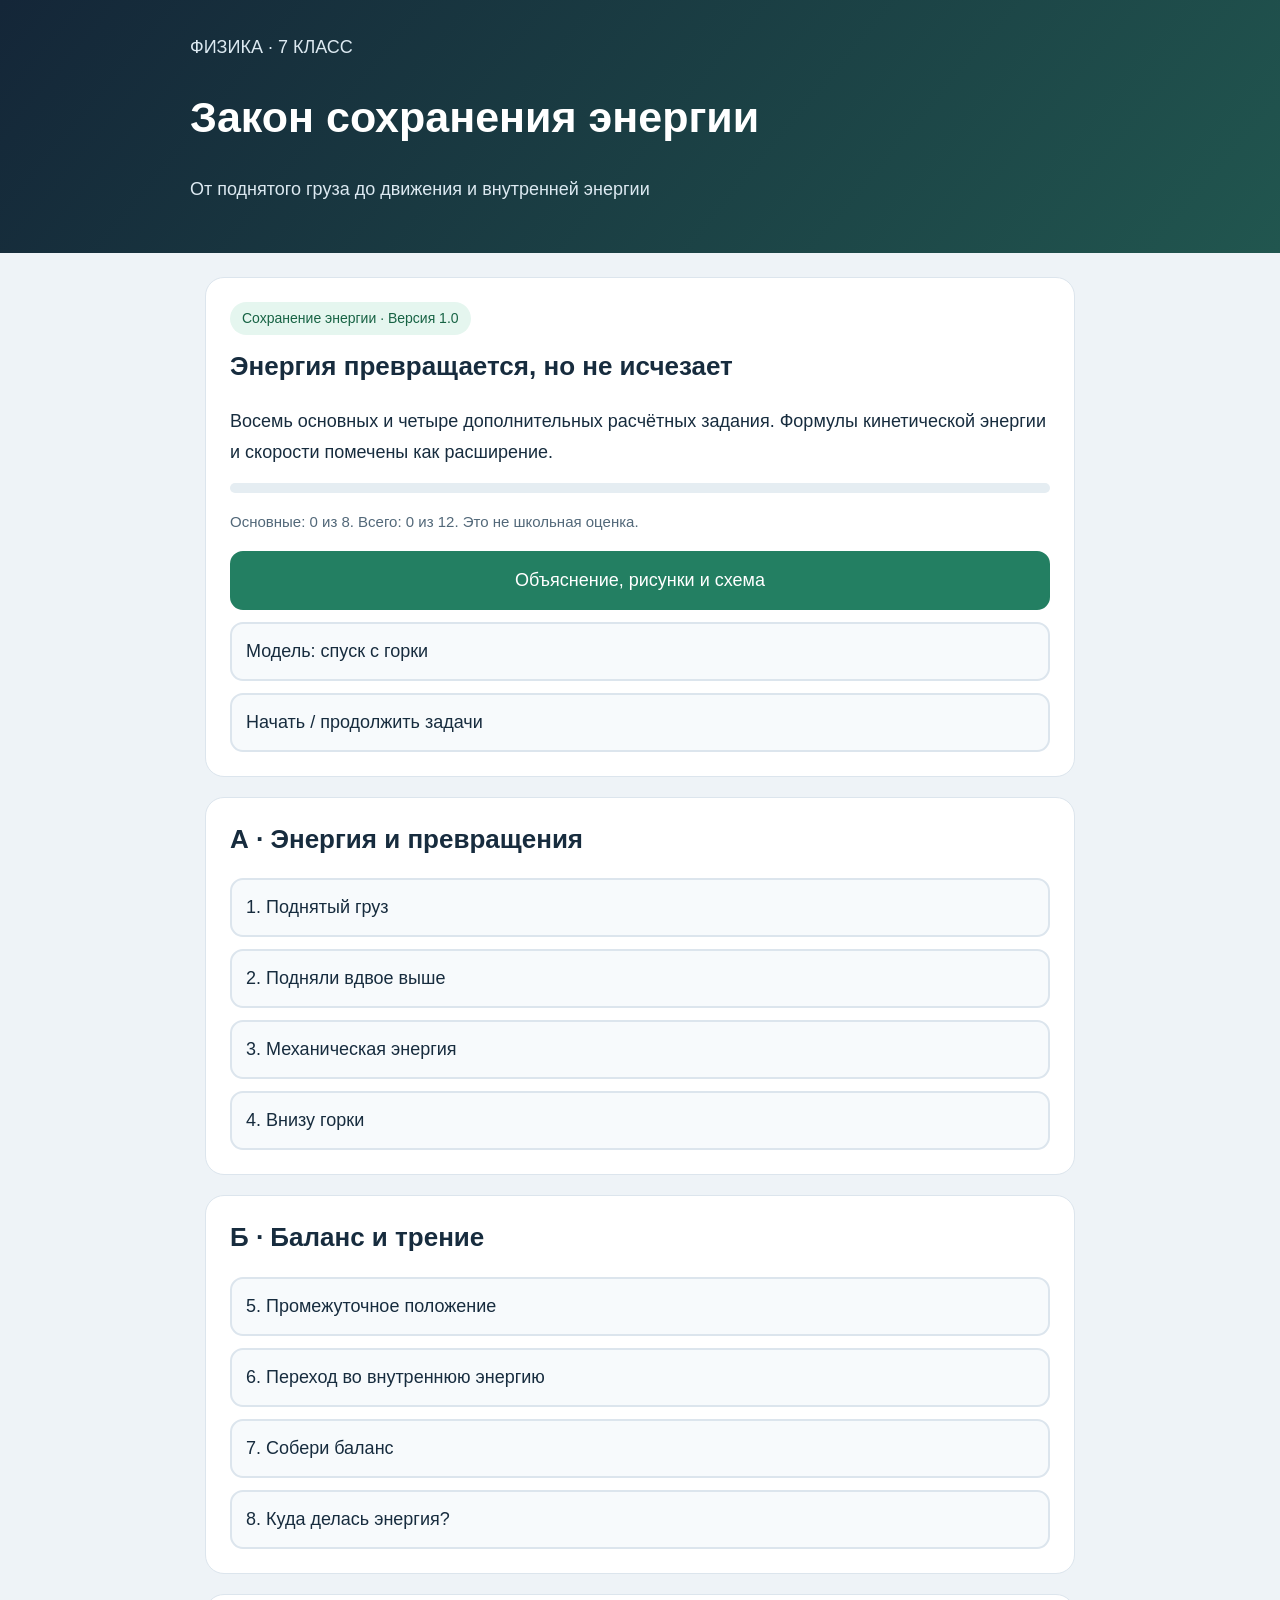
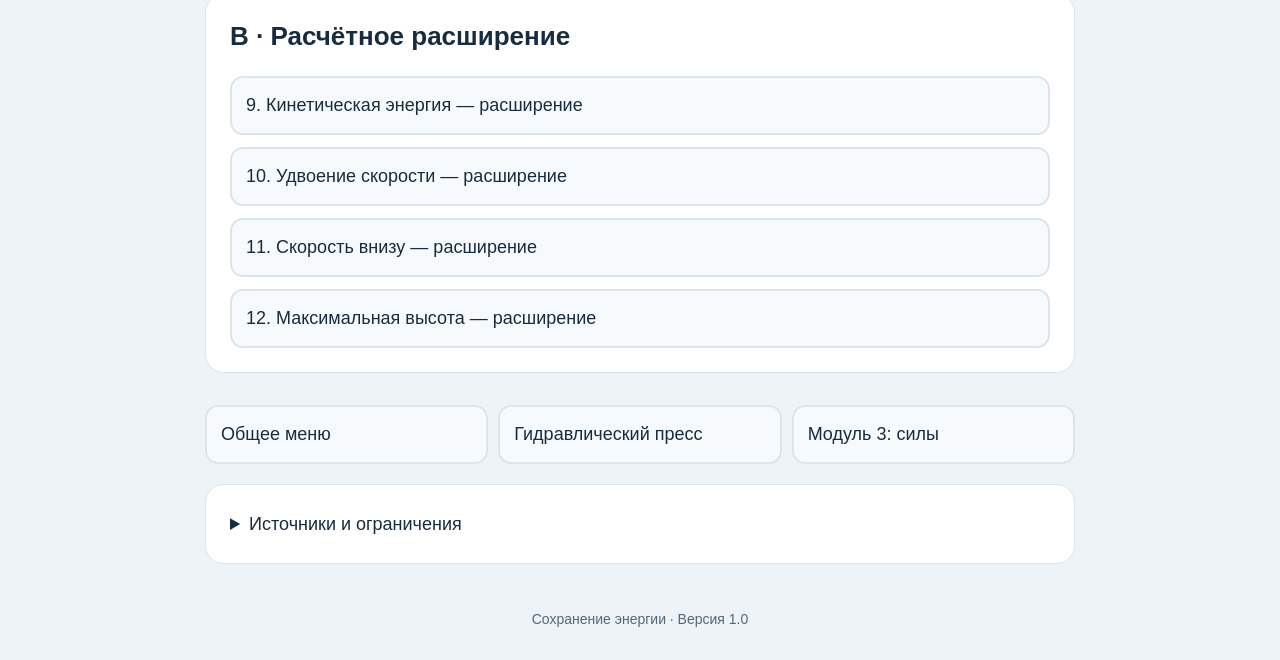
<file: energy.html>
<!DOCTYPE html><html lang="ru"><head><meta charset="UTF-8"><meta name="viewport" content="width=device-width,initial-scale=1"><meta name="theme-color" content="#142638"><title>Закон сохранения энергии</title><style>*{box-sizing:border-box}[hidden]{display:none!important}html{-webkit-text-size-adjust:100%}body{margin:0;background:#eef3f7;color:#172c3e;font:18px/1.7 -apple-system,BlinkMacSystemFont,"Segoe UI",Arial,sans-serif;overflow-wrap:anywhere}.wrap{max-width:900px;margin:auto}header{padding:32px 20px;background:linear-gradient(130deg,#142638,#21564f);color:white}header p{color:#dce9f1}h1{font-size:clamp(29px,7vw,43px);line-height:1.25}h2{font-size:26px;line-height:1.35;margin-top:0}h3{font-size:21px}main{padding:24px 15px}.card{background:white;border:1px solid #dce5ed;border-radius:19px;padding:24px;margin-bottom:20px}p{margin:0 0 16px}.muted,figcaption{font-size:15px;color:#526879}.tag{display:inline-block;background:#e5f6ef;color:#176344;border-radius:22px;padding:5px 12px;font-size:14px;margin-bottom:14px}button,.link{display:block;width:100%;padding:14px;margin-top:12px;min-height:50px;border:2px solid #dce5ed;border-radius:13px;color:#172c3e;background:#f7fafc;text-decoration:none;text-align:left;font:inherit;line-height:1.5;cursor:pointer;touch-action:manipulation}.primary{background:#237f62;border-color:#237f62;color:white;text-align:center}button:focus-visible,a:focus-visible,input:focus-visible,select:focus-visible,summary:focus-visible{outline:3px solid #237f62;outline-offset:3px}button:disabled,input:disabled{opacity:.7;cursor:default}input:not([type="range"]),select{width:100%;padding:14px;border:2px solid #bdced9;border-radius:12px;font:inherit;font-size:20px}input[type="range"]{width:100%;min-height:44px;accent-color:#237f62}label{display:block;margin:14px 0 6px}.feedback{padding:16px;border-radius:12px;margin-top:16px}.good{background:#e5f6ef;color:#15583e}.hint{background:#fff3d8;color:#704d10}figure{margin:0}svg{display:block;width:100%;height:auto;max-width:650px;margin:auto}figcaption{margin-top:10px}.flow{padding-left:25px}.flow li{padding:10px;margin:12px 0;background:#eef7fa;border-radius:10px}.bar{height:10px;background:#e5edf2;border-radius:10px;overflow:hidden;margin:16px 0}.bar div{height:100%;background:#237f62}.energybar{height:18px;border-radius:8px;background:#e5edf2;overflow:hidden;margin:6px 0 14px}.energybar div{height:100%}footer{padding:0 20px 28px;text-align:center;font-size:14px;color:#526879}a{color:#176344}summary{cursor:pointer}.nav{display:flex;gap:10px;flex-wrap:wrap}.nav a{flex:1;min-width:180px}@media(max-width:480px){.card{padding:18px}body{font-size:17px}}</style></head><body><header><div class="wrap"><p>ФИЗИКА · 7 КЛАСС</p><h1>Закон сохранения энергии</h1><p>От поднятого груза до движения и внутренней энергии</p></div></header><main id="app" class="wrap"><section class="card"><h2>Загрузка…</h2></section></main><footer>Сохранение энергии · Версия 1.0</footer><noscript>Для заданий нужен JavaScript.</noscript><script>
(function(){'use strict';
const TASKS=[{"id": "e1", "title": "Поднятый груз", "q": "Груз массой 2 кг находится на высоте 3 м над выбранным нулевым уровнем. Найди Eп при g = 10 Н/кг.", "type": "number", "answer": 60, "unit": "Дж", "hints": ["Используй Eп = mgh.", "Умножь 2 × 10 × 3."], "solution": "Eп = 2 × 10 × 3 = 60 Дж.", "group": "А · Энергия и превращения"}, {"id": "e2", "title": "Подняли вдвое выше", "q": "Масса и g прежние, а высота над тем же нулевым уровнем стала вдвое больше. Что с Eп?", "type": "choice", "options": ["Стала вдвое больше", "Не изменилась", "Стала в четыре раза больше"], "answer": 0, "hints": ["В Eп = mgh высота входит без квадрата.", "Удвоение одного множителя удваивает произведение."], "solution": "При неизменных m и g потенциальная энергия относительно того же уровня удваивается.", "group": "А · Энергия и превращения"}, {"id": "e3", "title": "Механическая энергия", "q": "В выбранном положении Eп = 30 Дж, Eк = 20 Дж. Найди механическую энергию.", "type": "number", "answer": 50, "unit": "Дж", "hints": ["Механическая энергия — сумма Eп и Eк.", "Сложи 30 и 20."], "solution": "Eмех = 30 + 20 = 50 Дж.", "group": "А · Энергия и превращения"}, {"id": "e4", "title": "Внизу горки", "q": "В начале Eп = 80 Дж, Eк = 0. Трения и сопротивления нет, внешняя энергия не поступает. Внизу выбран Eп = 0. Найди Eк внизу.", "type": "number", "answer": 80, "unit": "Дж", "hints": ["Механическая энергия сохраняется.", "Начальная сумма 80 Дж; внизу потенциальная часть нулевая."], "solution": "Eк = 80 Дж. В этой модели вся начальная Eп стала кинетической.", "group": "А · Энергия и превращения"}, {"id": "e5", "title": "Промежуточное положение", "q": "Без трения механическая энергия системы равна 100 Дж. В некотором положении Eп = 40 Дж. Найди Eк.", "type": "number", "answer": 60, "unit": "Дж", "hints": ["Eп + Eк = 100 Дж.", "Из 100 вычти 40."], "solution": "Eк = 100 − 40 = 60 Дж.", "group": "Б · Баланс и трение"}, {"id": "e6", "title": "Переход во внутреннюю энергию", "q": "В изолированной модели изначально было 120 Дж механической энергии, после движения — 90 Дж. Убыль перешла только во внутреннюю энергию системы. Найди увеличение внутренней энергии.", "type": "number", "answer": 30, "unit": "Дж", "hints": ["Общая энергия не исчезает; механическая часть уменьшилась.", "Найди разность 120 − 90."], "solution": "ΔU = 120 − 90 = 30 Дж.", "group": "Б · Баланс и трение"}, {"id": "e7", "title": "Собери баланс", "q": "В модели Eп = 80 Дж, Eк = 70 Дж, увеличение внутренней энергии относительно начала ΔU = 50 Дж. Найди учитываемую сумму Eп + Eк + ΔU.", "type": "number", "answer": 200, "unit": "Дж", "hints": ["Нужно сложить все три части.", "80 + 70 + 50."], "solution": "Eп + Eк + ΔU = 80 + 70 + 50 = 200 Дж. Это баланс относительно выбранного начального уровня внутренней энергии.", "group": "Б · Баланс и трение"}, {"id": "e8", "title": "Куда делась энергия?", "q": "Груз затормозился из-за трения. Какое утверждение верно?", "type": "choice", "options": ["Кинетическая энергия бесследно уничтожилась", "Часть механической энергии перешла во внутреннюю энергию взаимодействующих тел"], "answer": 1, "hints": ["Включи в систему груз и поверхность.", "Снижение механической энергии не означает нарушения общего закона сохранения."], "solution": "Трение может увеличивать внутреннюю энергию груза и поверхности. Нужно учитывать выбранную систему и возможный обмен с окружением.", "group": "Б · Баланс и трение"}, {"id": "e9", "title": "Кинетическая энергия — расширение", "q": "Для этой задачи используй Eк = mv²/2. Масса скользящей модели 0,5 кг, скорость 4 м/с; вращения нет. Найди Eк.", "type": "number", "answer": 4, "unit": "Дж", "hints": ["Сначала v² = 4 × 4 = 16.", "Умножь 0,5 на 16 и раздели на 2."], "solution": "Eк = 0,5 × 16/2 = 4 Дж.", "group": "В · Расчётное расширение"}, {"id": "e10", "title": "Удвоение скорости — расширение", "q": "Масса прежняя. Скорость увеличили вдвое. Во сколько раз выросла кинетическая энергия Eк = mv²/2?", "type": "number", "answer": 4, "unit": "раз", "hints": ["Скорость входит в квадрате.", "(2v)² = 4v²."], "solution": "Кинетическая энергия увеличилась в 4 раза. Это утверждение об энергии, не универсальное правило полного остановочного пути.", "group": "В · Расчётное расширение"}, {"id": "e11", "title": "Скорость внизу — расширение", "q": "Материальная точка отпущена из покоя с высоты 5 м и скользит без трения и вращения до уровня h = 0. g = 10 Н/кг. Используй v = √(2gH). Найди скорость внизу.", "type": "number", "answer": 10, "unit": "м/с", "hints": ["Под корнем 2 × 10 × 5 = 100.", "Квадратный корень из 100 равен 10."], "solution": "v = √100 = 10 м/с. Это идеальная модель, не задание разгонять настоящую технику.", "group": "В · Расчётное расширение"}, {"id": "e12", "title": "Максимальная высота — расширение", "q": "Груз массой 2 кг начинает вертикальный подъём с Eк = 40 Дж от уровня h = 0. Сопротивления нет, внешняя энергия не поступает. В верхней точке Eк = 0. Найди высоту при g = 10 Н/кг.", "type": "number", "answer": 2, "unit": "м", "hints": ["В верхней точке mgh = 40 Дж.", "h = 40/(2 × 10)."], "solution": "h = 40/20 = 2 м.", "group": "В · Расчётное расширение"}],THEORY="<section class=\"card\"><h2>Главная мысль<\/h2><p>Энергия не возникает из ничего и не исчезает бесследно: она передаётся и превращается. Для изолированной системы общая энергия сохраняется. Для системы, обменивающейся энергией с окружением, нужно учитывать этот обмен.<\/p><p>Важно выбрать систему. Например, для спуска груза с трением можно учитывать груз, направляющую и Землю, а внешним обменом в учебной модели пренебречь.<\/p><\/section><section class=\"card\"><h2>Две формы механической энергии<\/h2><p><strong>Потенциальная энергия: Eп = mgh.<\/strong> Здесь m в кг, h — вертикальная высота в м относительно выбранного нулевого уровня, g задано. Энергия взаимодействия Земли и груза зависит от их положения.<\/p><p><strong>Кинетическая энергия: Eк = mv²/2.<\/strong> Это расчётное расширение: обязательность формулы для вашего класса сверяют с учителем. Здесь рассматриваем поступательное движение без вращения.<\/p><p>Механическая энергия Eмех = Eп + Eк. Единица всех этих энергий — джоуль, Дж.<\/p><\/section><section class=\"card\"><h2>Когда сохраняется именно механическая энергия?<\/h2><p>В рассматриваемом спуске без трения и сопротивления, при отсутствии иных передач энергии, Eп + Eк = const. Уменьшение Eп равно увеличению Eк.<\/p><p>При трении часть механической энергии переходит во внутреннюю. Тогда Eп + Eк не обязана сохраняться. В нашей изолированной модели учитываем Eп + Eк + ΔU = Eнач, где ΔU — увеличение внутренней энергии относительно её начального значения. Остальные постоянные слагаемые опущены.<\/p><p>Нельзя писать «механическая энергия всегда сохраняется». Нельзя и говорить, что энергия трения «исчезла».<\/p><\/section>",DIAGRAMS=[["<svg viewBox=\"0 0 600 300\" role=\"img\" aria-label=\"Груз скользит с горки без вращения: потенциальная энергия переходит в кинетическую без изменения их суммы при отсутствии трения\" xmlns=\"http://www.w3.org/2000/svg\"><rect width=\"600\" height=\"300\" rx=\"16\" fill=\"#eef7fa\"/><path d=\"M75 70L490 240H75Z\" fill=\"#d8e9df\"/><path d=\"M75 70L490 240\" stroke=\"#31566c\" stroke-width=\"5\"/><rect x=\"65\" y=\"40\" width=\"28\" height=\"28\" fill=\"#f5c876\"/><rect x=\"475\" y=\"207\" width=\"28\" height=\"28\" fill=\"#f5c876\"/><text x=\"180\" y=\"40\" text-anchor=\"middle\" font-family=\"Arial,sans-serif\" font-size=\"18\" fill=\"#173449\">Наверху: Eп больше<\/text><text x=\"390\" y=\"275\" text-anchor=\"middle\" font-family=\"Arial,sans-serif\" font-size=\"18\" fill=\"#173449\">Внизу: Eк больше<\/text><text x=\"330\" y=\"130\" text-anchor=\"middle\" font-family=\"Arial,sans-serif\" font-size=\"20\" fill=\"#173449\">Без трения: Eп + Eк = const<\/text><\/svg>", "Скользящий груз без вращения. Рисунок условный, не фактическая траектория по времени."], ["<svg viewBox=\"0 0 600 300\" role=\"img\" aria-label=\"Выбор нулевого уровня потенциальной энергии: высота отсчитывается вертикально от выбранной линии\" xmlns=\"http://www.w3.org/2000/svg\"><rect width=\"600\" height=\"300\" rx=\"16\" fill=\"#eef7fa\"/><path d=\"M60 235H540\" stroke=\"#31566c\" stroke-width=\"4\"/><rect x=\"275\" y=\"75\" width=\"50\" height=\"50\" rx=\"6\" fill=\"#f5c876\"/><path d=\"M365 100V232\" stroke=\"#237f62\" stroke-dasharray=\"6 5\" stroke-width=\"3\"/><text x=\"430\" y=\"165\" text-anchor=\"middle\" font-family=\"Arial,sans-serif\" font-size=\"25\" fill=\"#173449\">h<\/text><text x=\"300\" y=\"275\" text-anchor=\"middle\" font-family=\"Arial,sans-serif\" font-size=\"20\" fill=\"#173449\">Нулевой уровень: h = 0; Eп = 0<\/text><text x=\"300\" y=\"35\" text-anchor=\"middle\" font-family=\"Arial,sans-serif\" font-size=\"18\" fill=\"#173449\">Eп = mgh: высоту выбираем от уровня отсчёта<\/text><\/svg>", "Нулевой уровень выбирают явно. Важны изменения потенциальной энергии при неизменном выборе уровня."], ["<svg viewBox=\"0 0 600 300\" role=\"img\" aria-label=\"Условный баланс: 100 джоулей механической энергии превращаются в 70 джоулей механической и 30 джоулей добавочной внутренней энергии\" xmlns=\"http://www.w3.org/2000/svg\"><rect width=\"600\" height=\"300\" rx=\"16\" fill=\"#eef7fa\"/><rect x=\"45\" y=\"90\" width=\"210\" height=\"80\" rx=\"12\" fill=\"#d1eadd\"/><rect x=\"345\" y=\"65\" width=\"210\" height=\"60\" rx=\"12\" fill=\"#b8e1f2\"/><rect x=\"345\" y=\"150\" width=\"210\" height=\"60\" rx=\"12\" fill=\"#f8dfad\"/><text x=\"150\" y=\"125\" text-anchor=\"middle\" font-family=\"Arial,sans-serif\" font-size=\"20\" fill=\"#173449\">Сначала: Eмех<\/text><text x=\"150\" y=\"153\" text-anchor=\"middle\" font-family=\"Arial,sans-serif\" font-size=\"22\" fill=\"#173449\">100 Дж<\/text><text x=\"300\" y=\"138\" text-anchor=\"middle\" font-family=\"Arial,sans-serif\" font-size=\"35\" fill=\"#173449\">→<\/text><text x=\"450\" y=\"102\" text-anchor=\"middle\" font-family=\"Arial,sans-serif\" font-size=\"20\" fill=\"#173449\">Eмех: 70 Дж<\/text><text x=\"450\" y=\"188\" text-anchor=\"middle\" font-family=\"Arial,sans-serif\" font-size=\"20\" fill=\"#173449\">ΔU: 30 Дж<\/text><text x=\"300\" y=\"260\" text-anchor=\"middle\" font-family=\"Arial,sans-serif\" font-size=\"21\" fill=\"#173449\">100 = 70 + 30. Энергия не исчезла.<\/text><\/svg>", "Внутренняя энергия показана как увеличение ΔU относительно начала, а не абсолютное значение всей внутренней энергии."]],FLOW=["Выбери систему и нулевой уровень высоты", "Запиши начальные энергии", "Проверь: есть ли трение или обмен с окружением?", "Без превращения во внутреннюю используй Eп + Eк = const", "С трением учти ΔU и другие передачи", "Проверь единицы и общий баланс"],KEY='fizika7-energy-v1',app=document.getElementById('app');let failed=false;
function load(){try{let p=JSON.parse(localStorage.getItem(KEY)),ids=new Set(TASKS.map(t=>t.id));return{done:p&&Array.isArray(p.done)?[...new Set(p.done.filter(id=>ids.has(id)))]:[],help:p&&Array.isArray(p.help)?p.help.filter(id=>ids.has(id)):[]}}catch(e){return{done:[],help:[]}}}
let state=load();function save(){try{localStorage.setItem(KEY,JSON.stringify(state));failed=false}catch(e){failed=true}}function notice(){return failed?'<p class="feedback hint" role="status">Прогресс не удалось сохранить в браузере. Задачи доступны.</p>':''}function nav(){return '<nav class="nav" aria-label="Разделы"><a class="link" href="./start.html">Общее меню</a><a class="link" href="./hydraulic.html">Гидравлический пресс</a><a class="link" href="./module3.html">Модуль 3: силы</a></nav>'}
function home(){let basic=TASKS.slice(0,8).filter(t=>state.done.includes(t.id)).length;app.innerHTML=`<section class="card"><span class="tag">Сохранение энергии · Версия 1.0</span><h2>Энергия превращается, но не исчезает</h2><p>Восемь основных и четыре дополнительных расчётных задания. Формулы кинетической энергии и скорости помечены как расширение.</p><div class="bar" role="progressbar" aria-label="Основные задания" aria-valuemin="0" aria-valuemax="8" aria-valuenow="${basic}"><div style="width:${basic/8*100}%"></div></div><p class="muted">Основные: ${basic} из 8. Всего: ${state.done.length} из 12. Это не школьная оценка.</p><button id="memo" class="primary">Объяснение, рисунки и схема</button><button id="model">Модель: спуск с горки</button><button id="continue">Начать / продолжить задачи</button>${notice()}</section><div id="groups"></div>${nav()}<details class="card" style="margin-top:20px"><summary>Источники и ограничения</summary><p class="muted">Сверка: <a href="https://openstax.org/books/university-physics-volume-1/pages/8-3-conservation-of-energy" target="_blank" rel="noopener noreferrer">OpenStax: сохранение механической энергии</a>; <a href="https://www.bbc.co.uk/bitesize/guides/zq2csrd/revision/6" target="_blank" rel="noopener noreferrer">BBC Bitesize: превращения энергии</a>.</p><p class="muted">Это отдельный раздел, не весь модуль 6. Модели не предназначены для расчёта безопасности реальных горок, прыжков и транспорта. Не бросай тяжёлые предметы и не разгоняй настоящую технику.</p><p class="muted">Прогресс только в этом браузере; очистка данных может удалить его. Между устройствами автоматически не переносится.</p></details>`;let groups=document.getElementById('groups');[...new Set(TASKS.map(t=>t.group))].forEach(group=>{let section=document.createElement('section');section.className='card';let title=document.createElement('h2');title.textContent=group;section.appendChild(title);TASKS.forEach((t,i)=>{if(t.group!==group)return;let b=document.createElement('button');b.textContent=(i+1)+'. '+t.title+(state.done.includes(t.id)?(state.help.includes(t.id)?' — с помощью':' — выполнено'):'');b.onclick=()=>task(i);section.appendChild(b)});groups.appendChild(section)});document.getElementById('memo').onclick=memo;document.getElementById('model').onclick=model;document.getElementById('continue').onclick=()=>{let i=TASKS.findIndex(t=>!state.done.includes(t.id));task(i<0?0:i)};window.scrollTo(0,0)}
function memo(){app.innerHTML='<button id="back">← К задачам</button>'+THEORY+DIAGRAMS.map(d=>'<section class="card"><h2>Рассмотри рисунок</h2><figure>'+d[0]+'<figcaption>'+d[1]+'</figcaption></figure></section>').join('')+'<section class="card"><h2>Схема решения</h2><ol class="flow">'+FLOW.map(s=>'<li>'+s+'</li>').join('')+'</ol><button id="first" class="primary">Первая задача</button></section>'+nav();document.getElementById('back').onclick=home;document.getElementById('first').onclick=()=>task(0);window.scrollTo(0,0)}
function model(){app.innerHTML=`<button id="back">← К задачам</button><section class="card" style="margin-top:18px"><span class="tag">Учебная модель · не реальная горка</span><h2>Потенциальная → кинетическая</h2><p>Груз начинает спуск из покоя. Вращение отсутствует, направляющая неподвижна, g = 10 Н/кг. Система включает груз, направляющую и Землю; внешним обменом энергией пренебрегаем. Внизу h = 0.</p><label for="mass">Масса: <span id="mass-label">2</span> кг</label><input id="mass" type="range" min="0.5" max="5" step="0.5" value="2"><label for="height">Начальная высота H: <span id="height-label">5</span> м</label><input id="height" type="range" min="1" max="10" step="1" value="5"><label for="descent">Положение на спуске: <span id="descent-label">0</span>%</label><input id="descent" type="range" min="0" max="100" step="5" value="0"><label for="loss">Доля уменьшения Eп, переходящая во внутреннюю энергию</label><select id="loss"><option value="0">0% — без трения</option><option value="0.2">20% — условное рассеяние</option><option value="0.4">40% — условное рассеяние</option></select><figure><div id="model-svg"></div><figcaption>Ползунок задаёт положение, не время. Показан скользящий груз без вращения. Размеры условны.</figcaption></figure><div id="bars"></div><div id="calculation" class="feedback good" role="status" aria-live="polite"></div><p class="muted">Здесь заданная доля уменьшения Eп превращается в ΔU на каждом участке спуска. Это упрощённая модель рассеяния, не универсальный закон трения. Скорость рассчитывается по Eк = mv²/2 и относится к расчётному расширению.</p></section>${nav()}`;document.getElementById('back').onclick=home;const mass=document.getElementById('mass'),height=document.getElementById('height'),descent=document.getElementById('descent'),loss=document.getElementById('loss');function fmt(n){return String(Math.round(n*1000)/1000).replace('.',',')}function draw(){let m=Number(mass.value),H=Number(height.value),f=Number(descent.value)/100,alpha=Number(loss.value),h=H*(1-f),initial=m*10*H,pot=m*10*h,drop=initial-pot,internal=alpha*drop,kin=drop-internal,total=pot+kin+internal,v=Math.sqrt(2*kin/m),x=85+410*f,y=70+170*f;document.getElementById('mass-label').textContent=fmt(m);document.getElementById('height-label').textContent=fmt(H);document.getElementById('descent-label').textContent=fmt(f*100);document.getElementById('model-svg').innerHTML=`<svg viewBox="0 0 600 300" role="img" aria-label="Груз на спуске: текущая высота ${fmt(h)} метра" xmlns="http://www.w3.org/2000/svg"><rect width="600" height="300" rx="16" fill="#eef7fa"/><path d="M85 70L495 240H85Z" fill="#d8e9df"/><path d="M85 70L495 240" stroke="#31566c" stroke-width="5"/><rect x="${x-12}" y="${y-25}" width="24" height="24" rx="4" fill="#f5c876"/><path d="M45 240H550" stroke="#8298a5" stroke-dasharray="6 4"/><text x="300" y="35" text-anchor="middle" font-size="20" font-family="Arial" fill="#173449">H = ${fmt(H)} м; h = ${fmt(h)} м</text><text x="300" y="282" text-anchor="middle" font-size="18" font-family="Arial" fill="#173449">Нулевой уровень высоты — линия основания</text></svg>`;document.getElementById('bars').innerHTML=[['Eп',pot,'#237f62'],['Eк',kin,'#287eb4'],['ΔU',internal,'#d58b27']].map(a=>'<p class="muted">'+a[0]+': '+fmt(a[1])+' Дж</p><div class="energybar" role="img" aria-label="'+a[0]+' '+fmt(a[1])+' джоулей"><div style="width:'+(a[1]/initial*100)+'%;background:'+a[2]+'"></div></div>').join('');document.getElementById('calculation').textContent='Начальная учитываемая энергия: '+fmt(initial)+' Дж. Eп = '+fmt(pot)+' Дж; Eк = '+fmt(kin)+' Дж; ΔU = '+fmt(internal)+' Дж. Сумма Eп + Eк + ΔU = '+fmt(total)+' Дж. Механическая часть Eп + Eк = '+fmt(pot+kin)+' Дж. Скорость v ≈ '+fmt(v)+' м/с.'}mass.oninput=draw;height.oninput=draw;descent.oninput=draw;loss.onchange=draw;draw();window.scrollTo(0,0)}
function parse(value){let s=value.trim().replace(',','.');return /^\d+(?:\.\d+)?$/.test(s)?Number(s):null}
function task(i){let t=TASKS[i],solved=false,helped=false,h=0;app.innerHTML=`<button id="back">← К задачам</button><section class="card" style="margin-top:18px"><span class="tag">Задача ${i+1} из 12 · ${t.group}</span><h2>${t.title}</h2><p>${t.q}</p>${t.type==='number'?'<form id="answer-form" novalidate><label for="answer">Ответ, '+t.unit+'</label><input id="answer" type="text" inputmode="decimal" autocomplete="off" aria-describedby="note"><p id="note" class="muted">Только число. Запятая и точка принимаются одинаково.</p><button id="check" class="primary" type="submit">Проверить</button></form>':'<div id="choices"></div>'}<button id="hint">Подсказка</button><div id="feedback" role="status" aria-live="polite" hidden></div><div id="hint-text" class="feedback hint" role="status" hidden></div><details id="solution" hidden><summary>Открыть разбор</summary><p>${t.solution}</p></details><button id="next" class="primary" hidden>${i<TASKS.length-1?'Следующая задача →':'Завершить тренажёр'}</button><button id="memo">Вернуться к объяснению</button><div id="storage-status"></div></section>`;document.getElementById('back').onclick=home;document.getElementById('memo').onclick=memo;let fb=document.getElementById('feedback');function message(s,ok){fb.hidden=false;fb.className='feedback '+(ok?'good':'hint');fb.textContent=s}function verify(value){if(solved)return;if(value===null||!Number.isFinite(value)){message('Введи число, например 20 или 0,5.',false);return}if(Math.abs(value-t.answer)>1e-8){helped=true;message('Пока не совпало. Проверь систему, условия сохранения и единицы. Можно открыть подсказку.',false);return}solved=true;if(!state.done.includes(t.id))state.done.push(t.id);if(helped&&!state.help.includes(t.id))state.help.push(t.id);save();message('Верно! '+t.solution,true);if(t.type==='number'){document.getElementById('answer').disabled=true;document.getElementById('check').disabled=true}else document.getElementById('choices').querySelectorAll('button').forEach(b=>b.disabled=true);document.getElementById('hint').hidden=true;document.getElementById('next').hidden=false;document.getElementById('storage-status').innerHTML=notice()}
if(t.type==='number')document.getElementById('answer-form').onsubmit=e=>{e.preventDefault();verify(parse(document.getElementById('answer').value))};else{let box=document.getElementById('choices');t.options.forEach((s,k)=>{let b=document.createElement('button');b.textContent=s;b.onclick=()=>verify(k);box.appendChild(b)})}document.getElementById('hint').onclick=function(){helped=true;let box=document.getElementById('hint-text');box.hidden=false;box.textContent=t.hints[Math.min(h,t.hints.length-1)];h++;this.textContent='Ещё подсказка';if(h>=t.hints.length){this.disabled=true;this.textContent='Подсказки открыты';document.getElementById('solution').hidden=false}};document.getElementById('solution').ontoggle=function(){if(this.open)helped=true};document.getElementById('next').onclick=()=>i<TASKS.length-1?task(i+1):home();window.scrollTo(0,0)}
try{home()}catch(e){app.innerHTML='<section class="card"><h2>Не удалось открыть раздел</h2><pre id="error"></pre></section>';document.getElementById('error').textContent=String(e.message||e)}
})();
</script></body></html>
</file>
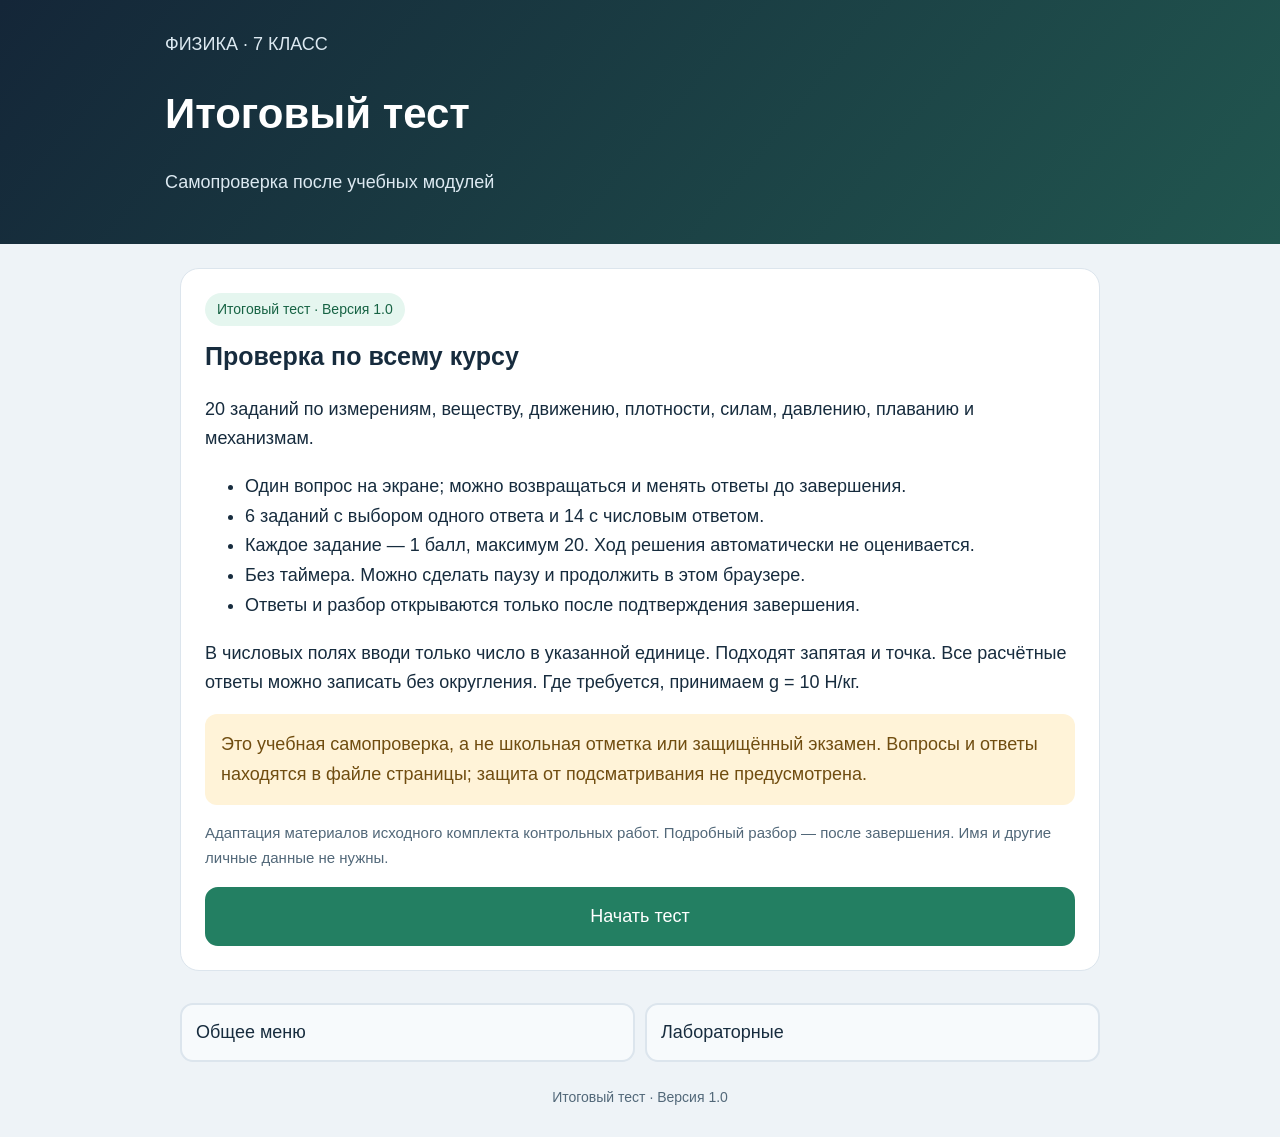
<file: final-test.html>
<!DOCTYPE html><html lang="ru"><head><meta charset="UTF-8"><meta name="viewport" content="width=device-width,initial-scale=1"><meta name="theme-color" content="#142638"><title>Итоговый тест · Физика 7 класс</title><style>*{box-sizing:border-box}[hidden]{display:none!important}html{-webkit-text-size-adjust:100%}body{margin:0;background:#eef3f7;color:#172c3e;font:18px/1.65 -apple-system,BlinkMacSystemFont,"Segoe UI",Arial,sans-serif;overflow-wrap:anywhere}.wrap{max-width:950px;margin:auto}header{padding:30px 20px;background:linear-gradient(130deg,#142638,#21564f);color:white}header p{color:#dce9f1}h1{font-size:clamp(28px,7vw,42px);line-height:1.25}h2{font-size:25px;line-height:1.35;margin-top:0}h3{font-size:21px}main{padding:24px 15px}.card{background:white;border:1px solid #dce5ed;border-radius:19px;padding:24px;margin-bottom:20px}p{margin:0 0 16px}.muted{font-size:15px;color:#526879}.tag{display:inline-block;background:#e5f6ef;color:#176344;border-radius:22px;padding:5px 12px;font-size:14px;margin-bottom:14px}button,.link{display:block;width:100%;padding:14px;margin-top:12px;min-height:50px;border:2px solid #dce5ed;border-radius:13px;color:#172c3e;background:#f7fafc;text-decoration:none;text-align:left;font:inherit;line-height:1.5;cursor:pointer;touch-action:manipulation}.primary{background:#237f62;border-color:#237f62;color:white;text-align:center}button:disabled{opacity:.45;cursor:not-allowed}button:focus-visible,a:focus-visible,input:focus-visible,summary:focus-visible{outline:3px solid #237f62;outline-offset:3px}input[type="text"]{width:100%;padding:14px;border:2px solid #bdced9;border-radius:10px;font:inherit;font-size:19px}label{display:block;margin:14px 0 6px}.option{display:flex;gap:14px;align-items:flex-start;padding:14px;border:2px solid #dce5ed;border-radius:12px;cursor:pointer}.option input{flex:0 0 auto;width:22px;height:22px;margin-top:4px;accent-color:#237f62}.option:has(input:checked){border-color:#237f62;background:#eef9f4}fieldset{margin:0;padding:0;border:0}legend{font-size:15px;color:#526879}.feedback{padding:16px;border-radius:12px;margin-top:16px}.good{background:#e5f6ef;color:#15583e}.hint{background:#fff3d8;color:#704d10}.nav{display:flex;gap:10px;flex-wrap:wrap}.nav>*{flex:1;min-width:150px}.numbers{display:flex;gap:7px;flex-wrap:wrap}.numbers button{width:44px;min-height:44px;padding:5px;text-align:center;margin:0;flex:none}.numbers .answered{background:#e5f6ef;border-color:#90c5ae}.numbers .current{outline:3px solid #237f62;outline-offset:1px}.progress{height:10px;background:#dce5ed;border-radius:8px;overflow:hidden;margin:15px 0}.progress span{display:block;height:100%;background:#237f62}svg{display:block;width:100%;height:auto;max-width:650px;margin:15px auto}figure{margin:0 0 20px}figcaption{font-size:14px;color:#526879}table{width:100%;border-collapse:collapse;font-size:16px}th,td{padding:10px;border:1px solid #dce5ed;text-align:left;vertical-align:top}th{background:#eef7fa}details{border-top:1px solid #dce5ed;padding-top:15px;margin-top:18px}summary{cursor:pointer;padding:8px 0}.answer-line{white-space:pre-wrap}footer{padding:0 20px 28px;text-align:center;font-size:14px;color:#526879}a{color:#176344}#print-text{display:none;white-space:pre-wrap;font:15px/1.6 Arial}#storage-warning:empty{display:none}@media(max-width:480px){.card{padding:18px}body{font-size:17px}.nav>*{min-width:120px}}@media print{body{background:white}header,footer,#app,#storage-warning{display:none!important}#print-text{display:block}}
</style></head><body><header><div class="wrap"><p>ФИЗИКА · 7 КЛАСС</p><h1>Итоговый тест</h1><p>Самопроверка после учебных модулей</p></div></header><div class="wrap"><p id="storage-warning" class="feedback hint" role="status"></p></div><main id="app" class="wrap"><section class="card"><h2>Загрузка теста…</h2></section></main><pre id="print-text"></pre><footer>Итоговый тест · Версия 1.0</footer><noscript>Для прохождения теста включи JavaScript в браузере.</noscript><script>
(function(){'use strict';
const QUESTIONS=[{"id": 1, "group": "m1", "title": "Цена деления", "text": "Между отметками 40 и 60 км/ч — четыре равных промежутка. Чему равна цена деления?", "type": "choice", "options": ["2,5 км/ч", "5 км/ч", "20 км/ч", "80 км/ч"], "answer": 1, "explain": "Цена деления = (60 − 40)/4 = 5 км/ч. Считают промежутки между штрихами, а не сами штрихи.", "diagram": "<svg viewBox=\"0 0 600 240\" role=\"img\" aria-label=\"Шкала с четырьмя равными промежутками между отметками 40 и 60 километров в час\" xmlns=\"http://www.w3.org/2000/svg\"><rect width=\"600\" height=\"240\" rx=\"16\" fill=\"#eef7fa\"/><rect x=\"65\" y=\"70\" width=\"470\" height=\"70\" fill=\"white\" stroke=\"#31566c\"/><path d=\"M100 70v35\" stroke=\"#31566c\" stroke-width=\"2\"/><path d=\"M200 70v35\" stroke=\"#31566c\" stroke-width=\"2\"/><path d=\"M300 70v35\" stroke=\"#31566c\" stroke-width=\"2\"/><path d=\"M400 70v35\" stroke=\"#31566c\" stroke-width=\"2\"/><path d=\"M500 70v35\" stroke=\"#31566c\" stroke-width=\"2\"/><text x=\"100\" y=\"185\" text-anchor=\"middle\" font-family=\"Arial,sans-serif\" font-size=\"18\" fill=\"#173449\">40 км/ч<\/text><text x=\"500\" y=\"185\" text-anchor=\"middle\" font-family=\"Arial,sans-serif\" font-size=\"18\" fill=\"#173449\">60 км/ч<\/text><\/svg>"}, {"id": 2, "group": "m1", "title": "Диффузия", "text": "Какое описание соответствует диффузии?", "type": "choice", "options": ["Перемещение тела под действием приложенной силы.", "Переход вещества только из жидкого состояния в газообразное.", "Взаимное проникновение частиц веществ вследствие их беспорядочного теплового движения.", "Увеличение массы замкнутого тела без поступления вещества."], "answer": 2, "explain": "Диффузия — взаимное проникновение частиц соприкасающихся веществ вследствие их теплового движения. Не следует путать её с переносом вещества общим потоком.", "diagram": ""}, {"id": 3, "group": "m2", "title": "Путь поезда", "text": "Поезд движется равномерно со скоростью 54 км/ч в течение 10 минут. Какой путь он проходит? Ответ дай в метрах.", "type": "number", "unit": "м", "answer": 9000, "explain": "54 км/ч = 15 м/с; 10 мин = 600 с. Путь s = vt = 15 × 600 = 9000 м.", "diagram": ""}, {"id": 4, "group": "m2", "title": "Средняя скорость с привалом", "text": "Турист прошёл 6 км за 1,5 ч, отдыхал 30 минут, затем проехал 24 км за 1 ч. Найди среднюю скорость за всё время, включая привал.", "type": "number", "unit": "км/ч", "answer": 10, "explain": "Весь путь: 6 + 24 = 30 км. Всё время: 1,5 + 0,5 + 1 = 3 ч. Средняя скорость = 30/3 = 10 км/ч.", "diagram": ""}, {"id": 5, "group": "m2", "title": "Перевод плотности", "text": "Плотность гранита равна 2,6 г/см³. Вырази её в кг/м³.", "type": "number", "unit": "кг/м³", "answer": 2600, "explain": "1 г/см³ = 1000 кг/м³. Поэтому 2,6 г/см³ = 2600 кг/м³.", "diagram": ""}, {"id": 6, "group": "m2", "title": "Масса стальной детали", "text": "Объём детали 400 см³, плотность стали 7800 кг/м³. Найди массу в килограммах.", "type": "number", "unit": "кг", "answer": 3.12, "explain": "400 см³ = 0,0004 м³. Масса m = ρV = 7800 × 0,0004 = 3,12 кг.", "diagram": ""}, {"id": 7, "group": "m3", "title": "Сила тяжести и вес", "text": "Неподвижная люстра висит на подвесе. К чему приложены сила тяжести люстры и её вес?", "type": "choice", "options": ["Обе силы приложены только к люстре.", "Сила тяжести — к люстре, вес — к подвесу.", "Сила тяжести — к подвесу, вес — к люстре.", "Обе силы приложены только к подвесу."], "answer": 1, "explain": "Сила тяжести действует на люстру со стороны Земли. Вес — сила, с которой люстра действует на свой подвес. Эти силы приложены к разным телам.", "diagram": ""}, {"id": 8, "group": "m3", "title": "Сила тяжести", "text": "Масса детали 3,12 кг. Найди силу тяжести при g = 10 Н/кг.", "type": "number", "unit": "Н", "answer": 31.2, "explain": "Fтяж = mg = 3,12 × 10 = 31,2 Н. Масса и сила — разные величины с разными единицами.", "diagram": ""}, {"id": 9, "group": "m3", "title": "Жёсткость пружины · усложнённое", "text": "Груз массой 3 кг покоится на вертикальной пружине. Удлинение 6 см. Закон Гука выполняется, g = 10 Н/кг. Найди жёсткость пружины.", "type": "number", "unit": "Н/м", "answer": 500, "explain": "F = mg = 30 Н; Δl = 0,06 м. По закону Гука k = F/Δl = 30/0,06 = 500 Н/м.", "diagram": ""}, {"id": 10, "group": "m4", "title": "Давление и форма сосуда", "text": "В открытые сосуды разной формы налита одна и та же вода до одинаковой высоты. Давление воздуха над водой одинаково. Сравни давление воды у дна.", "type": "choice", "options": ["Одинаково: плотность и высота столба воды одинаковы.", "Больше в сосуде с наибольшим объёмом воды.", "Больше в самом узком сосуде.", "Зависит только от формы стенок."], "answer": 0, "explain": "Гидростатическая добавка давления p = ρgh. При одинаковой жидкости и высоте она одинакова; одинаковое давление воздуха не меняет сравнения.", "diagram": ""}, {"id": 11, "group": "m4", "title": "Давление вездехода", "text": "Масса вездехода 6 т. У него две гусеницы с площадью опоры по 1,5 м² каждая. Вес распределён по их общей площади. Найди среднее давление на грунт, g = 10 Н/кг.", "type": "number", "unit": "Па", "answer": 20000, "explain": "Масса 6000 кг; общая площадь 2 × 1,5 = 3 м². F = mg = 60000 Н; p = F/S = 60000/3 = 20000 Па.", "diagram": ""}, {"id": 12, "group": "m4", "title": "Давление на глубине", "text": "Найди избыточное гидростатическое давление воды на глубине 20 см. Плотность воды 1000 кг/м³, g = 10 Н/кг. Атмосферное давление не прибавляй.", "type": "number", "unit": "Па", "answer": 2000, "explain": "h = 0,2 м. p = ρgh = 1000 × 10 × 0,2 = 2000 Па. Это добавка к давлению на поверхности.", "diagram": ""}, {"id": 13, "group": "m5", "title": "Архимедова сила", "text": "Тело объёмом 500 см³ полностью погружено в воду и не касается сосуда. Найди выталкивающую силу. Плотность воды 1000 кг/м³, g = 10 Н/кг.", "type": "number", "unit": "Н", "answer": 5, "explain": "500 см³ = 0,0005 м³. FА = ρводыgV = 1000 × 10 × 0,0005 = 5 Н. Берут плотность жидкости, а не тела.", "diagram": ""}, {"id": 14, "group": "m5", "title": "Разность показаний динамометра", "text": "Неподвижное тонущее тело висит на динамометре: в воздухе показание 2,0 Н, при полном погружении в воду — 1,4 Н. Касания дна и стенок нет. Найди FА, пренебрегая выталкиванием воздуха.", "type": "number", "unit": "Н", "answer": 0.6, "explain": "При указанных условиях FА ≈ Tвоздух − Tвода = 2,0 − 1,4 = 0,6 Н.", "diagram": ""}, {"id": 15, "group": "m5", "title": "Условие всплытия", "text": "При полном погружении тела FА больше силы тяжести. Тело отпускают из покоя; других сил в начальный момент нет. Куда направлено начальное ускорение?", "type": "choice", "options": ["Вниз.", "Ускорение равно нулю.", "Вверх.", "Обязательно горизонтально."], "answer": 2, "explain": "Сила Архимеда направлена вверх, сила тяжести — вниз. Если FА > mg, равнодействующая и начальное ускорение направлены вверх. Это не означает, что при последующем плавании FА останется больше mg.", "diagram": ""}, {"id": 16, "group": "m6", "title": "Идеальные блоки", "text": "Сравни неподвижный блок и один подвижный блок, поддерживаемый двумя вертикальными ветвями нити. Блоки и нить идеальны, подъём равномерный. Какое утверждение верно?", "type": "choice", "options": ["Оба блока дают двукратный выигрыш в силе.", "Неподвижный блок даёт двукратный выигрыш в силе, подвижный — нет.", "Подвижный блок даёт двукратный выигрыш и в силе, и в работе.", "Неподвижный блок не даёт выигрыша в силе; подвижный даёт двукратный. Выигрыша в работе нет."], "answer": 3, "explain": "Неподвижный блок меняет направление силы. У указанного подвижного блока груз поддерживают две ветви: сила вдвое меньше, но путь свободного конца нити вдвое больше. В идеальной модели работа не уменьшается.", "diagram": ""}, {"id": 17, "group": "m6", "title": "Кинетическая энергия · усложнённое", "text": "Два автомобиля одинаковой массы движутся со скоростями 40 и 120 км/ч. Во сколько раз кинетическая энергия второго больше? Введи коэффициент.", "type": "number", "unit": "раз", "answer": 9, "explain": "Eк = mv²/2. Отношение скоростей 120/40 = 3; отношение энергий = 3² = 9.", "diagram": ""}, {"id": 18, "group": "m6", "title": "Полезная мощность крана", "text": "Кран равномерно поднимает груз массой 2 т на высоту 15 м за 30 с. Найди полезную мощность подъёма при g = 10 Н/кг.", "type": "number", "unit": "Вт", "answer": 10000, "explain": "m = 2000 кг. Работа A = mgh = 2000 × 10 × 15 = 300000 Дж. Полезная мощность N = A/t = 300000/30 = 10000 Вт.", "diagram": ""}, {"id": 19, "group": "m6", "title": "Длина рычага", "text": "Лёгким рычагом пренебрегаем по массе. Опора между концами. Вертикальные силы на концах 40 Н и 240 Н уравновешивают горизонтальный рычаг. Плечо силы 40 Н равно 60 см. Найди всю длину рычага в метрах.", "type": "number", "unit": "м", "answer": 0.7, "explain": "40 × 0,6 = 240 × l₂. Правое плечо l₂ = 0,1 м. Вся длина = 0,6 + 0,1 = 0,7 м.", "diagram": "<svg viewBox=\"0 0 600 240\" role=\"img\" aria-label=\"Рычаг: слева сила 40 ньютонов на плече 60 сантиметров, справа сила 240 ньютонов с неизвестным плечом\" xmlns=\"http://www.w3.org/2000/svg\"><rect width=\"600\" height=\"240\" rx=\"16\" fill=\"#eef7fa\"/><path d=\"M70 100H530\" stroke=\"#31566c\" stroke-width=\"7\"/><path d=\"M420 106L390 156H450Z\" fill=\"#829ba8\"/><path d=\"M90 100v70m-10-12 10 12 10-12M510 100v70m-10-12 10 12 10-12\" stroke=\"#237f62\" stroke-width=\"4\" fill=\"none\"/><text x=\"90\" y=\"205\" text-anchor=\"middle\" font-family=\"Arial,sans-serif\" font-size=\"18\" fill=\"#173449\">40 Н<\/text><text x=\"510\" y=\"205\" text-anchor=\"middle\" font-family=\"Arial,sans-serif\" font-size=\"18\" fill=\"#173449\">240 Н<\/text><text x=\"255\" y=\"65\" text-anchor=\"middle\" font-family=\"Arial,sans-serif\" font-size=\"18\" fill=\"#173449\">60 см<\/text><text x=\"475\" y=\"65\" text-anchor=\"middle\" font-family=\"Arial,sans-serif\" font-size=\"18\" fill=\"#173449\">?<\/text><\/svg>"}, {"id": 20, "group": "m6", "title": "КПД подвижного блока", "text": "Груз массой 36 кг равномерно поднимают на 5 м одним подвижным блоком с двумя поддерживающими вертикальными ветвями нити. Сила на свободном конце 200 Н, g = 10 Н/кг. Нить нерастяжима. Найди КПД.", "type": "number", "unit": "%", "answer": 90, "explain": "Полезная работа = mgh = 36 × 10 × 5 = 1800 Дж. Свободный конец нити проходит 2h = 10 м. Затраченная работа = 200 × 10 = 2000 Дж. КПД = 1800/2000 × 100% = 90%.", "diagram": ""}],GROUPS=[{"id": "m1", "name": "Измерения и строение вещества", "url": "index.html"}, {"id": "m2", "name": "Движение, масса и плотность", "url": "module2.html"}, {"id": "m3", "name": "Силы и взаимодействия", "url": "module3.html"}, {"id": "m4", "name": "Давление", "url": "module4.html"}, {"id": "m5", "name": "Архимедова сила и плавание", "url": "module5.html"}, {"id": "m6", "name": "Механизмы, работа и энергия", "url": "module6.html"}],KEY='fizika7-final-test-v1',VERSION=1,app=document.getElementById('app');
let storageProblem=false;
function fresh(){return {version:VERSION,started:false,done:false,index:0,answers:QUESTIONS.map(()=>''),finishedAt:''}}
function clean(raw){let s=fresh();if(!raw||raw.version!==VERSION||!Array.isArray(raw.answers))return s;s.started=raw.started===true;s.done=s.started&&raw.done===true;s.index=Number.isInteger(raw.index)?Math.max(0,Math.min(QUESTIONS.length-1,raw.index)):0;s.answers=QUESTIONS.map((q,i)=>{let a=raw.answers[i];if(typeof a!=='string')return '';if(q.type==='choice')return q.options.some((_,n)=>String(n)===a)?a:'';return a.slice(0,80)});s.finishedAt=typeof raw.finishedAt==='string'?raw.finishedAt.slice(0,50):'';return s}
function load(){try{let text=localStorage.getItem(KEY);if(!text)return fresh();return clean(JSON.parse(text))}catch(e){storageProblem=true;return fresh()}}
let state=load();
function notice(){let el=document.getElementById('storage-warning');if(el)el.textContent=storageProblem?'Не удалось прочитать или сохранить попытку в браузере. Не закрывай страницу до завершения; готовый результат можно скачать в TXT.':''}
function save(){try{localStorage.setItem(KEY,JSON.stringify(state));storageProblem=false}catch(e){storageProblem=true}notice();let el=document.getElementById('save-status');if(el)el.textContent=storageProblem?'Сохранение недоступно — см. предупреждение выше.':'Ответ сохранён в этом браузере.'}
function esc(s){return String(s).replace(/[&<>"']/g,c=>({'&':'&amp;','<':'&lt;','>':'&gt;','"':'&quot;',"'":'&#39;'}[c]))}
function numeric(raw){let s=String(raw).trim().replace(/\s/g,'').replace(',','.');if(!/^[+-]?(?:\d+(?:\.\d*)?|\.\d+)(?:e[+-]?\d+)?$/i.test(s))return null;let n=Number(s);return Number.isFinite(n)?n:null}
function supplied(a){return String(a).trim()!==''}
function correct(q,a){if(!supplied(a))return false;if(q.type==='choice')return a===String(q.answer);let n=numeric(a);return n!==null&&Math.abs(n-q.answer)<=Math.max(1e-9,Math.abs(q.answer)*1e-6)}
function score(s){return QUESTIONS.reduce((n,q,i)=>n+(correct(q,s.answers[i])?1:0),0)}
function count(){return state.answers.filter(supplied).length}
function answerText(q,a){if(!supplied(a))return 'Нет ответа';return q.type==='choice'?(q.options[Number(a)]||'Нет ответа'):a+' '+q.unit}
function expectedText(q){return q.type==='choice'?q.options[q.answer]:String(q.answer).replace('.',',')+' '+q.unit}
function groupStats(){return GROUPS.map(g=>({...g,total:QUESTIONS.filter(q=>q.group===g.id).length,right:QUESTIONS.reduce((n,q,i)=>n+(q.group===g.id&&correct(q,state.answers[i])?1:0),0)}))}
function level(n){return n>=18?'Отличный результат этой попытки':n>=14?'Хорошая основа; разбери оставшиеся ошибки':n>=8?'Есть пробелы; повтори отмеченные темы':'Начни с повторения основных тем, затем попробуй снова'}
function home(){app.innerHTML=`<section class="card"><span class="tag">Итоговый тест · Версия 1.0</span><h2>Проверка по всему курсу</h2><p>20 заданий по измерениям, веществу, движению, плотности, силам, давлению, плаванию и механизмам.</p><ul><li>Один вопрос на экране; можно возвращаться и менять ответы до завершения.</li><li>6 заданий с выбором одного ответа и 14 с числовым ответом.</li><li>Каждое задание — 1 балл, максимум 20. Ход решения автоматически не оценивается.</li><li>Без таймера. Можно сделать паузу и продолжить в этом браузере.</li><li>Ответы и разбор открываются только после подтверждения завершения.</li></ul><p>В числовых полях вводи только число в указанной единице. Подходят запятая и точка. Все расчётные ответы можно записать без округления. Где требуется, принимаем g = 10 Н/кг.</p><p class="feedback hint">Это учебная самопроверка, а не школьная отметка или защищённый экзамен. Вопросы и ответы находятся в файле страницы; защита от подсматривания не предусмотрена.</p><p class="muted">Адаптация материалов исходного комплекта контрольных работ. Подробный разбор — после завершения. Имя и другие личные данные не нужны.</p><button id="start" class="primary">${state.done?'Посмотреть результат':state.started?'Продолжить попытку · заполнено '+count()+' из 20':'Начать тест'}</button>${state.started?'<button id="restart">Начать заново — удалить только эту попытку</button>':''}</section><section id="confirmation" class="card" hidden></section><nav class="nav"><a class="link" href="./start.html">Общее меню</a><a class="link" href="./labs.html">Лабораторные</a></nav>`;document.getElementById('start').onclick=()=>{if(state.done)return results();state.started=true;save();question(state.index)};let reset=document.getElementById('restart');if(reset)reset.onclick=restartPrompt;notice();window.scrollTo(0,0)}
function updateProgress(){let n=count(),el=document.getElementById('filled');if(el)el.textContent='Заполнено '+n+' из '+QUESTIONS.length;let bar=document.getElementById('progress-bar');if(bar)bar.style.width=n/QUESTIONS.length*100+'%';let nav=document.getElementById('question-buttons');if(nav)Array.from(nav.children).forEach((b,i)=>{b.className=(supplied(state.answers[i])?'answered ':'')+(i===state.index?'current':'');b.setAttribute('aria-label','Задание '+(i+1)+(supplied(state.answers[i])?', ответ введён':', без ответа'))})}
function question(index){if(state.done)return results();state.index=index;save();let q=QUESTIONS[index],group=GROUPS.find(g=>g.id===q.group);app.innerHTML=`<section class="card"><span class="tag">Задание ${index+1} из ${QUESTIONS.length} · 1 балл</span><p class="muted">${group.name}</p><h2>${q.title}</h2><p>${q.text}</p>${q.diagram?'<figure>'+q.diagram+'<figcaption>Учебная схема условия.</figcaption></figure>':''}${q.type==='choice'?'<fieldset><legend>Выбери один ответ</legend>'+q.options.map((o,i)=>'<label class="option"><input type="radio" name="answer" id="option-'+i+'" value="'+i+'"><span>'+o+'</span></label>').join('')+'</fieldset>':'<label for="answer-number">Ответ, '+q.unit+'</label><input id="answer-number" type="text" inputmode="decimal" maxlength="80" autocomplete="off"><p class="muted">Только число. Единица ответа: '+q.unit+'.</p>'}<button id="clear">Очистить ответ на это задание</button><p id="validation" class="feedback hint" role="alert" hidden></p><p id="save-status" class="muted" role="status"></p><div class="nav"><button id="prev">← Назад</button><button id="next" class="primary">${index===QUESTIONS.length-1?'К завершению':'Дальше →'}</button></div></section><section class="card"><p id="filled"></p><div class="progress" aria-hidden="true"><span id="progress-bar"></span></div><p class="muted">Номер с зелёным фоном означает только введённый ответ, не его правильность.</p><div id="question-buttons" class="numbers" aria-label="Переход к заданию"></div><button id="finish">Завершить и проверить</button><button id="pause">Пауза — к началу теста</button></section>`;
function changed(a){state.answers[index]=a;save();updateProgress();document.getElementById('validation').hidden=true}
if(q.type==='choice')q.options.forEach((_,i)=>{let el=document.getElementById('option-'+i);el.checked=state.answers[index]===String(i);el.onchange=()=>changed(String(i))});else{let el=document.getElementById('answer-number');el.value=state.answers[index];el.oninput=()=>changed(el.value)}
document.getElementById('clear').onclick=()=>{changed('');if(q.type==='choice')q.options.forEach((_,i)=>document.getElementById('option-'+i).checked=false);else document.getElementById('answer-number').value=''};
function validate(){if(q.type==='number'&&supplied(state.answers[index])&&numeric(state.answers[index])===null){let el=document.getElementById('validation');el.hidden=false;el.textContent='Введи число без единиц, например 3,12. Можно очистить поле и вернуться к заданию позже.';document.getElementById('answer-number').focus();return false}return true}
let prev=document.getElementById('prev');prev.disabled=index===0;prev.onclick=()=>question(index-1);document.getElementById('next').onclick=()=>{if(!validate())return;if(index===QUESTIONS.length-1)finishPrompt();else question(index+1)};let buttons=document.getElementById('question-buttons');QUESTIONS.forEach((_,i)=>{let b=document.createElement('button');b.textContent=String(i+1);b.onclick=()=>question(i);buttons.appendChild(b)});document.getElementById('finish').onclick=finishPrompt;document.getElementById('pause').onclick=()=>{save();home()};updateProgress();notice();window.scrollTo(0,0)}
function finishPrompt(){let invalid=QUESTIONS.findIndex((q,i)=>q.type==='number'&&supplied(state.answers[i])&&numeric(state.answers[i])===null);if(invalid>=0){question(invalid);let v=document.getElementById('validation');v.hidden=false;v.textContent='Здесь введено не число. Исправь ответ или очисти поле, чтобы оставить задание без ответа.';return}let n=count();app.innerHTML=`<section class="card"><h2>Завершить попытку?</h2><p>Заполнено ${n} из ${QUESTIONS.length}. Без ответа: ${QUESTIONS.length-n}.</p><p>После подтверждения откроются правильные ответы и разбор. Менять ответы этой попытки уже нельзя. Можно будет начать новую попытку с теми же заданиями.</p>${n<QUESTIONS.length?'<p class="feedback hint">Незаполненные задания дадут 0 баллов. Можно вернуться и дописать ответы.</p>':''}<button id="confirm-finish" class="primary">Да, завершить и проверить</button><button id="cancel-finish">Вернуться к заданиям</button></section>`;document.getElementById('cancel-finish').onclick=()=>question(state.index);document.getElementById('confirm-finish').onclick=()=>{state.done=true;state.finishedAt=new Date().toISOString();save();results()};notice();window.scrollTo(0,0)}
function report(){if(!state.done)return '';let n=score(state),lines=['Итоговый тест по физике · 7 класс','Версия теста: 1.0','Завершено: '+state.finishedAt,'Результат: '+n+' из '+QUESTIONS.length+' ('+Math.round(n/QUESTIONS.length*100)+'%)',level(n),'Учебная самопроверка, не школьная отметка. Проверяются ответы, а не ход решения.','',...groupStats().map(g=>g.name+': '+g.right+' из '+g.total),''];QUESTIONS.forEach((q,i)=>lines.push('Задание '+(i+1)+'. '+q.title,q.text,'Мой ответ: '+answerText(q,state.answers[i]),'Баллы: '+(correct(q,state.answers[i])?'1':'0')+' из 1','Правильный ответ: '+expectedText(q),'Разбор: '+q.explain,''));return lines.join('\n')}
function download(text){let url=URL.createObjectURL(new Blob([text],{type:'text/plain;charset=utf-8'})),a=document.createElement('a');a.href=url;a.download='fizika-final-test-result.txt';document.body.appendChild(a);a.click();a.remove();setTimeout(()=>URL.revokeObjectURL(url),1000)}
function results(){if(!state.done)return home();let n=score(state),stats=groupStats(),weak=stats.filter(g=>g.right<g.total);app.innerHTML=`<section class="card"><span class="tag">Попытка завершена</span><h2>${n} из ${QUESTIONS.length} · ${Math.round(n/QUESTIONS.length*100)}%</h2><p>${level(n)}</p><p class="muted">Каждое задание — 1 балл. Пустой или неправильный ответ — 0. Это учебная шкала, а не школьная отметка; способ решения не оценивается.</p><table><thead><tr><th scope="col">Тема</th><th scope="col">Верно</th><th scope="col">Всего</th></tr></thead><tbody>${stats.map(g=>'<tr><td>'+g.name+'</td><td>'+g.right+'</td><td>'+g.total+'</td></tr>').join('')}</tbody></table><button id="export">Скачать результат и разбор TXT</button><button id="print">Печать / сохранить в PDF средствами браузера</button><button id="restart">Начать заново — удалить только эту попытку</button><a class="link" href="./start.html">Общее меню</a></section><section id="confirmation" class="card" hidden></section><section class="card"><h2>Что повторить</h2>${weak.length?'<p>В этих темах есть ошибки или пропуски:</p>'+weak.map(g=>'<a class="link" href="./'+g.url+'">'+g.name+' — '+g.right+' из '+g.total+'</a>').join(''):'<p>Все ответы этой попытки верны. Для проверки понимания объясни решения своими словами; один тест не подтверждает владение всем курсом.</p>'}</section><section class="card"><h2>Разбор всех заданий</h2><p class="muted">Нажми на задание, чтобы открыть свой ответ и объяснение.</p>${QUESTIONS.map((q,i)=>'<details><summary>'+ (correct(q,state.answers[i])?'Верно':'Ошибка или пропуск')+' · '+(i+1)+'. '+q.title+'</summary><p>'+q.text+'</p><p>Мой ответ: <span class="answer-line">'+esc(answerText(q,state.answers[i]))+'</span></p><p>Правильный ответ: '+expectedText(q)+'</p><p>'+q.explain+'</p></details>').join('')}</section>`;document.getElementById('export').onclick=()=>download(report());document.getElementById('print').onclick=()=>{document.getElementById('print-text').textContent=report();window.print()};document.getElementById('restart').onclick=restartPrompt;notice();window.scrollTo(0,0)}
function restartPrompt(){let box=document.getElementById('confirmation');box.hidden=false;box.innerHTML='<h2>Удалить только текущую попытку теста?</h2><p>Сначала скачай результат, если он нужен. Задания при повторе будут теми же. Лабораторные и другие разделы не затрагиваются.</p><button id="confirm-restart" class="primary">Да, начать заново</button><button id="cancel-restart">Отмена — сохранить попытку</button>';document.getElementById('cancel-restart').onclick=()=>box.hidden=true;document.getElementById('confirm-restart').onclick=()=>{state=fresh();save();home()};box.scrollIntoView({block:'start',behavior:'smooth'})}
try{home()}catch(e){app.innerHTML='<section class="card"><h2>Не удалось открыть тест</h2><p>Попытка не сбрасывается автоматически. Сообщи текст ошибки:</p><pre id="error"></pre></section>';document.getElementById('error').textContent=String(e.message||e)}
})();
</script></body></html>
</file>
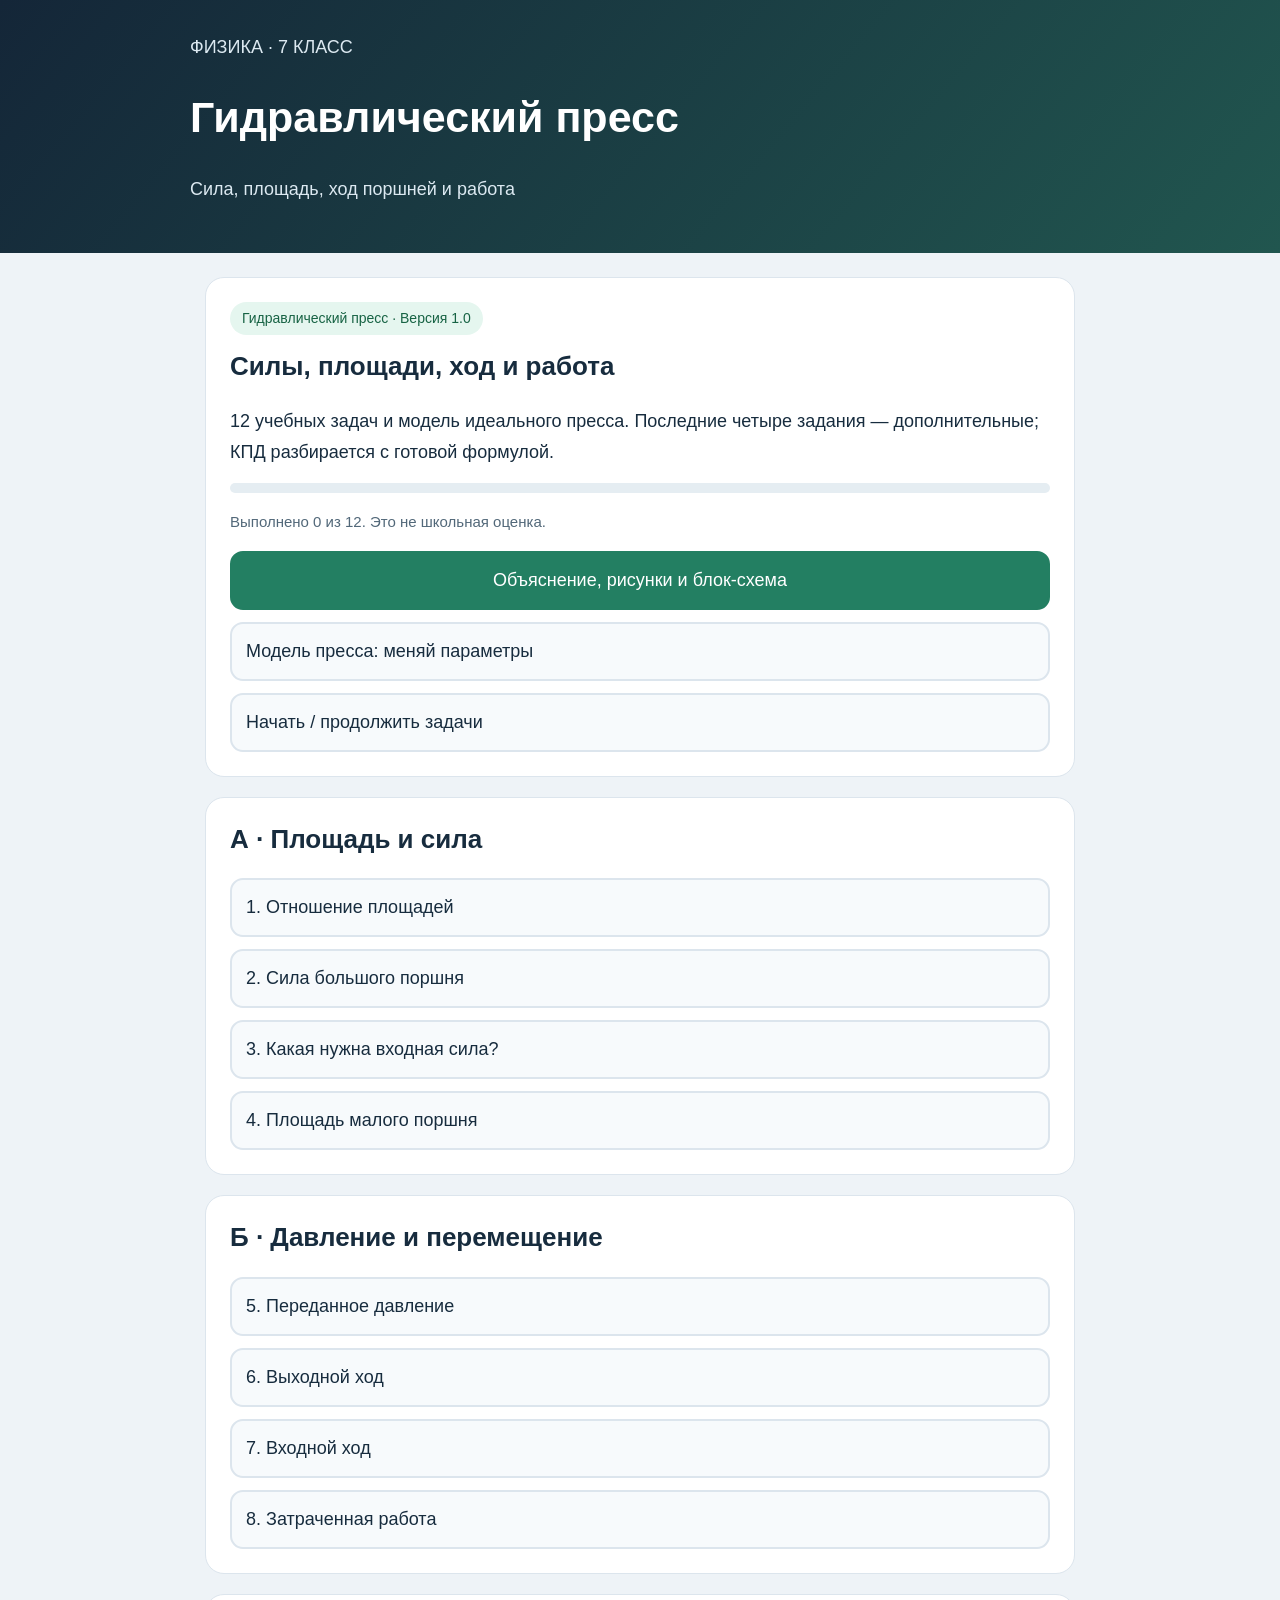
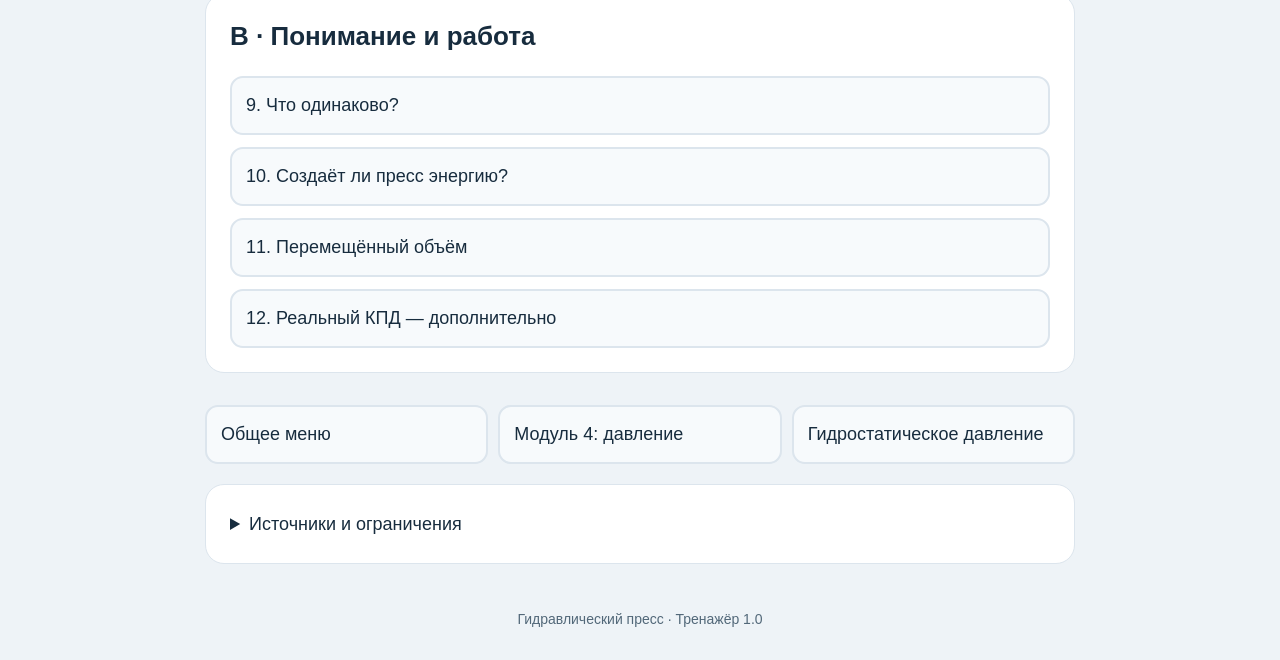
<file: hydraulic.html>
<!DOCTYPE html><html lang="ru"><head><meta charset="UTF-8"><meta name="viewport" content="width=device-width,initial-scale=1"><meta name="theme-color" content="#142638"><title>Гидравлический пресс</title><style>*{box-sizing:border-box}[hidden]{display:none!important}html{-webkit-text-size-adjust:100%}body{margin:0;background:#eef3f7;color:#172c3e;font:18px/1.7 -apple-system,BlinkMacSystemFont,"Segoe UI",Arial,sans-serif;overflow-wrap:anywhere}.wrap{max-width:900px;margin:auto}header{padding:32px 20px;background:linear-gradient(130deg,#142638,#21564f);color:white}header p{color:#dce9f1}h1{font-size:clamp(29px,7vw,43px);line-height:1.25}h2{font-size:26px;line-height:1.35;margin-top:0}h3{font-size:21px}main{padding:24px 15px}.card{background:white;border:1px solid #dce5ed;border-radius:19px;padding:24px;margin-bottom:20px}p{margin:0 0 16px}.muted,figcaption{font-size:15px;color:#526879}.tag{display:inline-block;background:#e5f6ef;color:#176344;border-radius:22px;padding:5px 12px;font-size:14px;margin-bottom:14px}button,.link{display:block;width:100%;padding:14px;margin-top:12px;min-height:50px;border:2px solid #dce5ed;border-radius:13px;color:#172c3e;background:#f7fafc;text-decoration:none;text-align:left;font:inherit;line-height:1.5;cursor:pointer;touch-action:manipulation}.primary{background:#237f62;border-color:#237f62;color:white;text-align:center}button:focus-visible,a:focus-visible,input:focus-visible,select:focus-visible,summary:focus-visible{outline:3px solid #237f62;outline-offset:3px}button:disabled,input:disabled{opacity:.7;cursor:default}input:not([type="range"]),select{width:100%;padding:14px;border:2px solid #bdced9;border-radius:12px;font:inherit;font-size:20px}input[type="range"]{width:100%;min-height:44px;accent-color:#237f62}label{display:block;margin:14px 0 6px}.feedback{padding:16px;border-radius:12px;margin-top:16px}.good{background:#e5f6ef;color:#15583e}.hint{background:#fff3d8;color:#704d10}figure{margin:0}svg{display:block;width:100%;height:auto;max-width:650px;margin:auto}figcaption{margin-top:10px}.flow{padding-left:25px}.flow li{padding:10px;margin:12px 0;background:#eef7fa;border-radius:10px}.bar{height:10px;background:#e5edf2;border-radius:10px;overflow:hidden;margin:16px 0}.bar div{height:100%;background:#237f62}footer{padding:0 20px 28px;text-align:center;font-size:14px;color:#526879}a{color:#176344}summary{cursor:pointer}.nav{display:flex;gap:10px;flex-wrap:wrap}.nav a{flex:1;min-width:180px}@media(max-width:480px){.card{padding:18px}body{font-size:17px}}</style></head><body><header><div class="wrap"><p>ФИЗИКА · 7 КЛАСС</p><h1>Гидравлический пресс</h1><p>Сила, площадь, ход поршней и работа</p></div></header><main id="app" class="wrap"><section class="card"><h2>Загрузка…</h2></section></main><footer>Гидравлический пресс · Тренажёр 1.0</footer><noscript>Для заданий нужен JavaScript.</noscript><script>
(function(){'use strict';
const TASKS=[{"id": "p1", "title": "Отношение площадей", "q": "Площади поршней S₁ = 2 см² и S₂ = 20 см². Во сколько раз площадь второго больше?", "type": "number", "answer": 10, "unit": "раз", "hints": ["Сравни площади делением.", "Раздели 20 на 2."], "solution": "S₂/S₁ = 20/2 = 10.", "level": "А · Площадь и сила"}, {"id": "p2", "title": "Сила большого поршня", "q": "Идеальный пресс: S₁ = 2 см², S₂ = 20 см², F₁ = 30 Н. Найди F₂.", "type": "number", "answer": 300, "unit": "Н", "hints": ["Отношение площадей 10.", "F₂ = F₁ × S₂/S₁."], "solution": "F₂ = 30 × 20/2 = 300 Н.", "level": "А · Площадь и сила"}, {"id": "p3", "title": "Какая нужна входная сила?", "q": "Идеальный пресс даёт F₂ = 1000 Н, отношение площадей S₂/S₁ = 10. Найди F₁.", "type": "number", "answer": 100, "unit": "Н", "hints": ["Выходная сила в 10 раз больше входной.", "Раздели 1000 на 10."], "solution": "F₁ = 1000/10 = 100 Н.", "level": "А · Площадь и сила"}, {"id": "p4", "title": "Площадь малого поршня", "q": "В идеальной схеме F₁ = 50 Н, F₂ = 1000 Н, S₂ = 40 см². Найди S₁.", "type": "number", "answer": 2, "unit": "см²", "hints": ["Вырази S₁ = S₂F₁/F₂.", "40 × 50 / 1000."], "solution": "S₁ = 40 × 50/1000 = 2 см².", "level": "А · Площадь и сила"}, {"id": "p5", "title": "Переданное давление", "q": "На малый поршень площадью 2 см² действует дополнительная сила 20 Н. Найди созданную прибавку давления в идеальной модели.", "type": "number", "answer": 100000, "unit": "Па", "hints": ["S₁ = 0,0002 м².", "Δp = F₁/S₁."], "solution": "Δp = 20/0,0002 = 100 000 Па. Это созданная прибавка давления, не обязательно полное давление жидкости.", "level": "Б · Давление и перемещение"}, {"id": "p6", "title": "Выходной ход", "q": "S₂/S₁ = 5. Малый поршень переместился на 10 см. Найди ход большого. Жидкость несжимаема, утечек нет.", "type": "number", "answer": 2, "unit": "см", "hints": ["Одинаковый перемещённый объём: S₁s₁ = S₂s₂.", "Ход большого в 5 раз меньше."], "solution": "s₂ = 10/5 = 2 см.", "level": "Б · Давление и перемещение"}, {"id": "p7", "title": "Входной ход", "q": "S₂/S₁ = 4. Большой поршень нужно переместить на 3 см. Найди суммарный ход малого. Несжимаемая жидкость, утечек нет.", "type": "number", "answer": 12, "unit": "см", "hints": ["Малый поршень должен пройти больший путь.", "s₁ = s₂ × S₂/S₁."], "solution": "s₁ = 3 × 4 = 12 см.", "level": "Б · Давление и перемещение"}, {"id": "p8", "title": "Затраченная работа", "q": "В идеальной схеме постоянная входная сила 40 Н действует вдоль перемещения малого поршня на 20 см. Найди работу A₁ = F₁s₁.", "type": "number", "answer": 8, "unit": "Дж", "hints": ["20 см = 0,2 м.", "Умножь 40 Н на 0,2 м."], "solution": "A₁ = 40 × 0,2 = 8 Дж.", "level": "Б · Давление и перемещение"}, {"id": "p9", "title": "Что одинаково?", "q": "Два поршня на одной высоте в идеальной гидравлической схеме имеют разные площади. Пренебрегаем трением и весом поршней. Что одинаково для переданного воздействия?", "type": "choice", "options": ["Давление F₁/S₁ и F₂/S₂", "Силы обязательно одинаковы", "Ходы обязательно одинаковы"], "answer": 0, "hints": ["По закону Паскаля передаётся изменение давления.", "Одинаковая сила на разных площадях дала бы разное давление."], "solution": "F₁/S₁ = F₂/S₂. Силы различаются пропорционально площадям.", "level": "В · Понимание и работа"}, {"id": "p10", "title": "Создаёт ли пресс энергию?", "q": "В идеальном прессе выходная сила в 10 раз больше входной. Что с работой при согласованных перемещениях?", "type": "choice", "options": ["Выходная работа тоже обязательно в 10 раз больше", "Работы равны: выходной путь в 10 раз меньше"], "answer": 1, "hints": ["Сравни не только силы, но и ходы.", "A = Fs; один множитель растёт, другой уменьшается."], "solution": "A₂ = A₁: идеальная схема не создаёт энергию.", "level": "В · Понимание и работа"}, {"id": "p11", "title": "Перемещённый объём", "q": "Площадь малого поршня 3 см², его ход 4 см. Найди объём вытесненной жидкости.", "type": "number", "answer": 12, "unit": "см³", "hints": ["Объём перемещения равен площади, умноженной на ход.", "Единицы см² × см дают см³."], "solution": "ΔV = 3 × 4 = 12 см³.", "level": "В · Понимание и работа"}, {"id": "p12", "title": "Реальный КПД — дополнительно", "q": "Для реального устройства полезная работа 900 Дж, затраченная 1000 Дж. Найди КПД по формуле η = Aпол/Aзатр × 100%.", "type": "number", "answer": 90, "unit": "%", "hints": ["Делим полезную работу на затраченную.", "900/1000 = 0,9. Переведи долю в проценты."], "solution": "η = 900/1000 × 100% = 90%. Разница энергии перешла в другие формы, а не исчезла.", "level": "В · Понимание и работа"}],THEORY="<section class=\"card\"><h2>Как работает гидравлический пресс?<\/h2><p>Малый и большой цилиндры соединены жидкостью. Воздействие на малый поршень создаёт прибавку давления, передаваемую жидкостью. На большей площади это давление создаёт большую силу.<\/p><p><strong>F₁/S₁ = F₂/S₂; F₂ = F₁ × S₂/S₁.<\/strong><\/p><p>F — сила в Н, S — площадь. В отношении S₂/S₁ площади можно оставить в одинаковых единицах. Для давления в Па площадь нужна в м²: 1 см² = 0,0001 м².<\/p><p>Давление — не сила. Большой поршень не обязан иметь большее давление, чтобы создавать большую силу.<\/p><\/section><section class=\"card\"><h2>Условия модели<\/h2><p>Жидкость несжимаема, утечек нет; пренебрегаем трением, инерцией и весом поршней. Внешнее давление на поршни одинаково. Для формулы сил рассматриваем поршни на одной высоте либо пренебрегаем гидростатическим перепадом.<\/p><p>В модели перемещения ниже гидростатическим перепадом при изменении высот также пренебрегаем. Это учебное приближение, не расчёт конструкции реального пресса.<\/p><\/section><section class=\"card\"><h2>Что происходит с ходом и работой?<\/h2><p>Перемещённые объёмы жидкости равны: <strong>S₁s₁ = S₂s₂<\/strong>. Малое s обозначает ход, а большая S — площадь. Поэтому s₂ = s₁ × S₁/S₂.<\/p><p>Если сила выросла в 10 раз, выходной путь в идеальной схеме уменьшился в 10 раз. При постоянных силах A = Fs, и <strong>A₁ = A₂<\/strong>. Реальное устройство имеет потери.<\/p><p>Пример: F₁ = 20 Н, s₁ = 10 см, S₂/S₁ = 10. Тогда F₂ = 200 Н, s₂ = 1 см. Работы: 20 × 0,10 = 2 Дж и 200 × 0,01 = 2 Дж.<\/p><\/section>",DIAGRAMS=[["<svg viewBox=\"0 0 600 300\" role=\"img\" aria-label=\"Два соединённых жидкостью цилиндра: сила на малом поршне создаёт давление и силу на большом\" xmlns=\"http://www.w3.org/2000/svg\"><rect width=\"600\" height=\"300\" rx=\"16\" fill=\"#eef7fa\"/><path d=\"M70 95V240H530V95M150 95V190H330V95\" fill=\"none\" stroke=\"#31566c\" stroke-width=\"5\"/><path d=\"M74 130H146V194H334V130H526V236H74Z\" fill=\"#b8e1f2\"/><path d=\"M72 128H148M332 128H528\" stroke=\"#8298a5\" stroke-width=\"10\"/><path d=\"M110 55L110 112M103.76746799814536 100.59142669542516L110 112L116.23253200185464 100.59142669542516\" stroke=\"#237f62\" stroke-width=\"4\" fill=\"none\"/><path d=\"M430 112L430 55M436.2325320018546 66.40857330457484L430 55L423.7674679981454 66.40857330457484\" stroke=\"#237f62\" stroke-width=\"4\" fill=\"none\"/><text x=\"110\" y=\"30\" text-anchor=\"middle\" font-family=\"Arial,sans-serif\" font-size=\"18\" fill=\"#173449\">F₁ вниз<\/text><text x=\"430\" y=\"30\" text-anchor=\"middle\" font-family=\"Arial,sans-serif\" font-size=\"18\" fill=\"#173449\">F₂ вверх<\/text><text x=\"110\" y=\"168\" text-anchor=\"middle\" font-family=\"Arial,sans-serif\" font-size=\"19\" fill=\"#173449\">S₁<\/text><text x=\"430\" y=\"168\" text-anchor=\"middle\" font-family=\"Arial,sans-serif\" font-size=\"19\" fill=\"#173449\">S₂<\/text><text x=\"300\" y=\"280\" text-anchor=\"middle\" font-family=\"Arial,sans-serif\" font-size=\"19\" fill=\"#173449\">Передаётся давление, а не одинаковая сила<\/text><\/svg>", "Схема условна. Действительные площади в задачах задаются числами, не шириной рисунка."], ["<svg viewBox=\"0 0 600 300\" role=\"img\" aria-label=\"Учебный пример: при десятикратном отношении площадей сила на большом поршне в десять раз больше\" xmlns=\"http://www.w3.org/2000/svg\"><rect width=\"600\" height=\"300\" rx=\"16\" fill=\"#eef7fa\"/><rect x=\"35\" y=\"75\" width=\"240\" height=\"110\" rx=\"14\" fill=\"#d1eadd\"/><rect x=\"325\" y=\"75\" width=\"240\" height=\"110\" rx=\"14\" fill=\"#b8e1f2\"/><text x=\"155\" y=\"112\" text-anchor=\"middle\" font-family=\"Arial,sans-serif\" font-size=\"18\" fill=\"#173449\">S₁ = 2 см²<\/text><text x=\"155\" y=\"153\" text-anchor=\"middle\" font-family=\"Arial,sans-serif\" font-size=\"23\" fill=\"#173449\">F₁ = 20 Н<\/text><text x=\"445\" y=\"112\" text-anchor=\"middle\" font-family=\"Arial,sans-serif\" font-size=\"18\" fill=\"#173449\">S₂ = 20 см²<\/text><text x=\"445\" y=\"153\" text-anchor=\"middle\" font-family=\"Arial,sans-serif\" font-size=\"23\" fill=\"#173449\">F₂ = 200 Н<\/text><text x=\"300\" y=\"237\" text-anchor=\"middle\" font-family=\"Arial,sans-serif\" font-size=\"23\" fill=\"#173449\">Площадь ×10 → сила ×10<\/text><text x=\"300\" y=\"275\" text-anchor=\"middle\" font-family=\"Arial,sans-serif\" font-size=\"17\" fill=\"#173449\">Давление p₁ = p₂ при условиях модели<\/text><\/svg>", "Десятикратное отношение площадей даёт десятикратное отношение сил в идеальной модели."], ["<svg viewBox=\"0 0 600 300\" role=\"img\" aria-label=\"При отношении площадей 10 малый поршень проходит 10 сантиметров, а большой один сантиметр\" xmlns=\"http://www.w3.org/2000/svg\"><rect width=\"600\" height=\"300\" rx=\"16\" fill=\"#eef7fa\"/><rect x=\"35\" y=\"75\" width=\"240\" height=\"110\" rx=\"14\" fill=\"#f8dfad\"/><rect x=\"325\" y=\"75\" width=\"240\" height=\"110\" rx=\"14\" fill=\"#d1eadd\"/><text x=\"155\" y=\"110\" text-anchor=\"middle\" font-family=\"Arial,sans-serif\" font-size=\"18\" fill=\"#173449\">Малый поршень<\/text><text x=\"155\" y=\"153\" text-anchor=\"middle\" font-family=\"Arial,sans-serif\" font-size=\"23\" fill=\"#173449\">Ход: 10 см<\/text><text x=\"445\" y=\"110\" text-anchor=\"middle\" font-family=\"Arial,sans-serif\" font-size=\"18\" fill=\"#173449\">Большой поршень<\/text><text x=\"445\" y=\"153\" text-anchor=\"middle\" font-family=\"Arial,sans-serif\" font-size=\"23\" fill=\"#173449\">Ход: 1 см<\/text><text x=\"300\" y=\"235\" text-anchor=\"middle\" font-family=\"Arial,sans-serif\" font-size=\"19\" fill=\"#173449\">При S₂/S₁ = 10 ход уменьшается в 10 раз<\/text><text x=\"300\" y=\"275\" text-anchor=\"middle\" font-family=\"Arial,sans-serif\" font-size=\"18\" fill=\"#173449\">S₁s₁ = S₂s₂: объём жидкости сохраняется<\/text><\/svg>", "Меньшая сила оплачивается большим путём, а не созданием энергии."]],FLOW=["Проверь условия идеальной модели", "Запиши площади в одинаковых единицах", "Вычисли отношение S₂/S₁", "Для силы умножь F₁ на отношение площадей", "Для выходного хода раздели s₁ на то же отношение", "Для работы переведи ход в метры и сравни Fs"],KEY='fizika7-hydraulic-v1',app=document.getElementById('app');let failed=false;
function load(){try{let p=JSON.parse(localStorage.getItem(KEY)),ids=new Set(TASKS.map(t=>t.id));return{done:p&&Array.isArray(p.done)?[...new Set(p.done.filter(id=>ids.has(id)))]:[],help:p&&Array.isArray(p.help)?p.help.filter(id=>ids.has(id)):[]}}catch(e){return{done:[],help:[]}}}
let state=load();function save(){try{localStorage.setItem(KEY,JSON.stringify(state));failed=false}catch(e){failed=true}}function notice(){return failed?'<p class="feedback hint" role="status">Прогресс не удалось сохранить в браузере. Задачи доступны.</p>':''}function nav(){return '<nav class="nav" aria-label="Разделы"><a class="link" href="./start.html">Общее меню</a><a class="link" href="./module4.html">Модуль 4: давление</a><a class="link" href="./hydrostatic.html">Гидростатическое давление</a></nav>'}
function home(){app.innerHTML=`<section class="card"><span class="tag">Гидравлический пресс · Версия 1.0</span><h2>Силы, площади, ход и работа</h2><p>12 учебных задач и модель идеального пресса. Последние четыре задания — дополнительные; КПД разбирается с готовой формулой.</p><div class="bar" role="progressbar" aria-label="Выполненные задачи" aria-valuemin="0" aria-valuemax="12" aria-valuenow="${state.done.length}"><div style="width:${state.done.length/12*100}%"></div></div><p class="muted">Выполнено ${state.done.length} из 12. Это не школьная оценка.</p><button id="memo" class="primary">Объяснение, рисунки и блок-схема</button><button id="model">Модель пресса: меняй параметры</button><button id="continue">Начать / продолжить задачи</button>${notice()}</section><div id="groups"></div>${nav()}<details class="card" style="margin-top:20px"><summary>Источники и ограничения</summary><p class="muted">Сверка: <a href="https://openstax.org/books/university-physics-volume-1/pages/14-3-pascals-principle-and-hydraulics" target="_blank" rel="noopener noreferrer">OpenStax: принцип Паскаля и гидравлика</a>; <a href="https://openstax.org/books/college-physics-2e/pages/11-problems-exercises" target="_blank" rel="noopener noreferrer">работа и ход поршней</a>.</p><p class="muted">Модель не предназначена для расчёта прочности и эксплуатации реальных прессов, тормозов и домкратов. Не собирай систему под давлением и не поднимай тяжёлые грузы. Прогресс только в этом браузере и может исчезнуть при очистке данных.</p></details>`;let groups=document.getElementById('groups');[...new Set(TASKS.map(t=>t.level))].forEach(level=>{let section=document.createElement('section');section.className='card';let h=document.createElement('h2');h.textContent=level;section.appendChild(h);TASKS.forEach((t,i)=>{if(t.level!==level)return;let b=document.createElement('button');b.textContent=(i+1)+'. '+t.title+(state.done.includes(t.id)?(state.help.includes(t.id)?' — с помощью':' — выполнено'):'');b.onclick=()=>task(i);section.appendChild(b)});groups.appendChild(section)});document.getElementById('memo').onclick=memo;document.getElementById('model').onclick=model;document.getElementById('continue').onclick=()=>{let i=TASKS.findIndex(t=>!state.done.includes(t.id));task(i<0?0:i)};window.scrollTo(0,0)}
function memo(){app.innerHTML='<button id="back">← К задачам</button>'+THEORY+DIAGRAMS.map(d=>'<section class="card"><h2>Рассмотри рисунок</h2><figure>'+d[0]+'<figcaption>'+d[1]+'</figcaption></figure></section>').join('')+'<section class="card"><h2>Схема решения</h2><ol class="flow">'+FLOW.map(s=>'<li>'+s+'</li>').join('')+'</ol><button id="first" class="primary">Первая задача</button></section>'+nav();document.getElementById('back').onclick=home;document.getElementById('first').onclick=()=>task(0);window.scrollTo(0,0)}
function model(){app.innerHTML=`<button id="back">← К задачам</button><section class="card" style="margin-top:18px"><span class="tag">Идеальная учебная модель</span><h2>Выигрыш в силе — уменьшение хода</h2><p>Несжимаемая жидкость, без утечек, трения и инерции. Весом поршней и разностью гидростатических давлений пренебрегаем; внешнее давление одинаково.</p><label for="s1">Площадь малого поршня S₁, см²</label><select id="s1"><option value="1">1</option><option value="2" selected>2</option><option value="5">5</option><option value="10">10</option></select><label for="s2">Площадь большого поршня S₂, см²</label><select id="s2"><option value="10">10</option><option value="20" selected>20</option><option value="50">50</option><option value="100">100</option></select><label for="force">Входная сила F₁: <span id="force-label">20</span> Н</label><input id="force" type="range" min="10" max="100" step="10" value="20"><label for="stroke">Ход малого поршня s₁: <span id="stroke-label">10</span> см</label><input id="stroke" type="range" min="1" max="20" step="1" value="10"><figure><div id="model-svg"></div><figcaption>Ширина цилиндров условная. Читай численные площади; положение поршней не изображает реальный ход.</figcaption></figure><div id="calculation" class="feedback good" role="status" aria-live="polite"></div><p class="muted">Модель рассчитывает согласованные входное и выходное воздействия при квазистатическом движении. Она не предсказывает разгон, прочность и реальную грузоподъёмность устройства.</p></section>${nav()}`;document.getElementById('back').onclick=home;const a=document.getElementById('s1'),b=document.getElementById('s2'),f=document.getElementById('force'),s=document.getElementById('stroke');function fmt(n){return String(Math.round(n*1000000)/1000000).replace('.',',')}function draw(){let S1=Number(a.value),S2=Number(b.value),F1=Number(f.value),d1=Number(s.value),ratio=S2/S1,F2=F1*ratio,d2=d1/ratio,dp=F1/(S1*.0001),A1=F1*d1/100,A2=F2*d2/100,V=S1*d1;document.getElementById('force-label').textContent=fmt(F1);document.getElementById('stroke-label').textContent=fmt(d1);document.getElementById('model-svg').innerHTML=`<svg viewBox="0 0 600 300" role="img" aria-label="Схема двух поршней: площади ${S1} и ${S2} квадратных сантиметров" xmlns="http://www.w3.org/2000/svg"><rect width="600" height="300" rx="16" fill="#eef7fa"/><path d="M70 90V240H530V90M150 90V190H330V90" fill="none" stroke="#31566c" stroke-width="5"/><path d="M74 130H146V194H334V130H526V236H74Z" fill="#b8e1f2"/><path d="M72 128H148M332 128H528" stroke="#8298a5" stroke-width="10"/><text x="110" y="52" text-anchor="middle" font-size="20" font-family="Arial" fill="#173449">F₁ = ${fmt(F1)} Н ↓</text><text x="430" y="52" text-anchor="middle" font-size="20" font-family="Arial" fill="#173449">F₂ = ${fmt(F2)} Н ↑</text><text x="110" y="90" text-anchor="middle" font-size="18" font-family="Arial" fill="#173449">S₁ = ${S1} см²</text><text x="430" y="90" text-anchor="middle" font-size="18" font-family="Arial" fill="#173449">S₂ = ${S2} см²</text><text x="300" y="280" text-anchor="middle" font-size="19" font-family="Arial" fill="#173449">Силы ×${fmt(ratio)}, ход ÷${fmt(ratio)}</text></svg>`;document.getElementById('calculation').textContent='Отношение площадей: '+fmt(ratio)+'. F₂ = '+fmt(F2)+' Н. Ход большого s₂ = '+fmt(d2)+' см. Прибавка давления: '+fmt(dp)+' Па. Перемещённый объём: '+fmt(V)+' см³. Входная работа: '+fmt(A1)+' Дж; выходная работа: '+fmt(A2)+' Дж.'}a.onchange=draw;b.onchange=draw;f.oninput=draw;s.oninput=draw;draw();window.scrollTo(0,0)}
function parse(value){let s=value.trim().replace(',','.');return /^\d+(?:\.\d+)?$/.test(s)?Number(s):null}
function task(i){let t=TASKS[i],solved=false,helped=false,h=0;app.innerHTML=`<button id="back">← К списку задач</button><section class="card" style="margin-top:18px"><span class="tag">Задача ${i+1} из 12 · ${t.level}</span><h2>${t.title}</h2><p>${t.q}</p><p class="muted">Если не сказано другое: идеальная схема, без утечек, трения, инерции и значимого гидростатического перепада; внешнее давление одинаково.</p>${t.type==='number'?'<form id="answer-form" novalidate><label for="answer">Ответ, '+t.unit+'</label><input id="answer" type="text" inputmode="decimal" autocomplete="off" aria-describedby="note"><p id="note" class="muted">Только число. Запятая и точка принимаются одинаково.</p><button id="check" class="primary" type="submit">Проверить</button></form>':'<div id="choices"></div>'}<button id="hint">Подсказка</button><div id="feedback" role="status" aria-live="polite" hidden></div><div id="hint-text" class="feedback hint" role="status" hidden></div><details id="solution" hidden><summary>Открыть разбор</summary><p>${t.solution}</p></details><button id="next" class="primary" hidden>${i<TASKS.length-1?'Следующая задача →':'Завершить тренажёр'}</button><button id="memo">Вернуться к объяснению</button><div id="storage-status"></div></section>`;document.getElementById('back').onclick=home;document.getElementById('memo').onclick=memo;let fb=document.getElementById('feedback');function message(s,ok){fb.hidden=false;fb.className='feedback '+(ok?'good':'hint');fb.textContent=s}function verify(value){if(solved)return;if(value===null||!Number.isFinite(value)){message('Введи число, например 20 или 0,5.',false);return}if(Math.abs(value-t.answer)>1e-8){helped=true;message('Пока не совпало. Проверь отношение площадей, единицы и то, что требуется найти.',false);return}solved=true;if(!state.done.includes(t.id))state.done.push(t.id);if(helped&&!state.help.includes(t.id))state.help.push(t.id);save();message('Верно! '+t.solution,true);if(t.type==='number'){document.getElementById('answer').disabled=true;document.getElementById('check').disabled=true}else document.getElementById('choices').querySelectorAll('button').forEach(b=>b.disabled=true);document.getElementById('hint').hidden=true;document.getElementById('next').hidden=false;document.getElementById('storage-status').innerHTML=notice()}
if(t.type==='number')document.getElementById('answer-form').onsubmit=e=>{e.preventDefault();verify(parse(document.getElementById('answer').value))};else{let box=document.getElementById('choices');t.options.forEach((s,k)=>{let b=document.createElement('button');b.textContent=s;b.onclick=()=>verify(k);box.appendChild(b)})}document.getElementById('hint').onclick=function(){helped=true;let box=document.getElementById('hint-text');box.hidden=false;box.textContent=t.hints[Math.min(h,t.hints.length-1)];h++;this.textContent='Ещё подсказка';if(h>=t.hints.length){this.disabled=true;this.textContent='Подсказки открыты';document.getElementById('solution').hidden=false}};document.getElementById('solution').ontoggle=function(){if(this.open)helped=true};document.getElementById('next').onclick=()=>i<TASKS.length-1?task(i+1):home();window.scrollTo(0,0)}
try{home()}catch(e){app.innerHTML='<section class="card"><h2>Не удалось открыть тренажёр</h2><pre id="error"></pre></section>';document.getElementById('error').textContent=String(e.message||e)}
})();
</script></body></html>
</file>
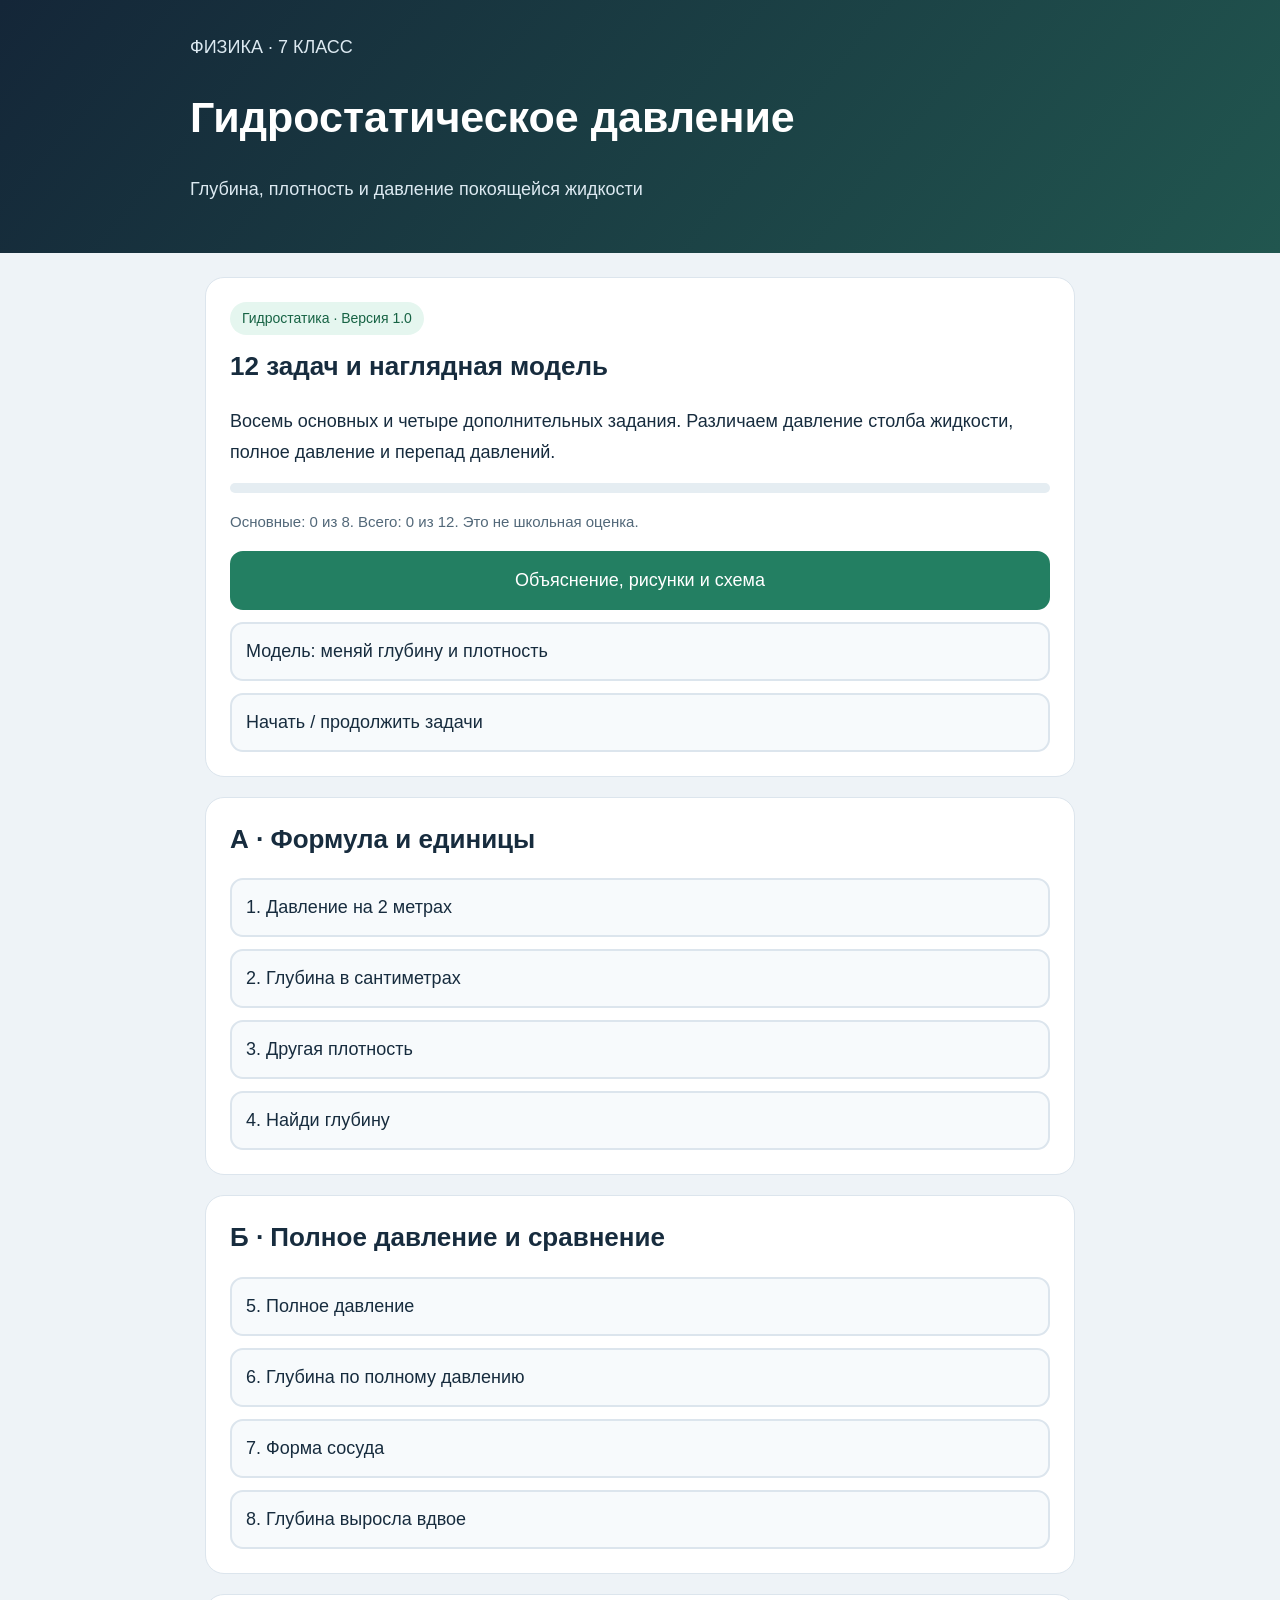
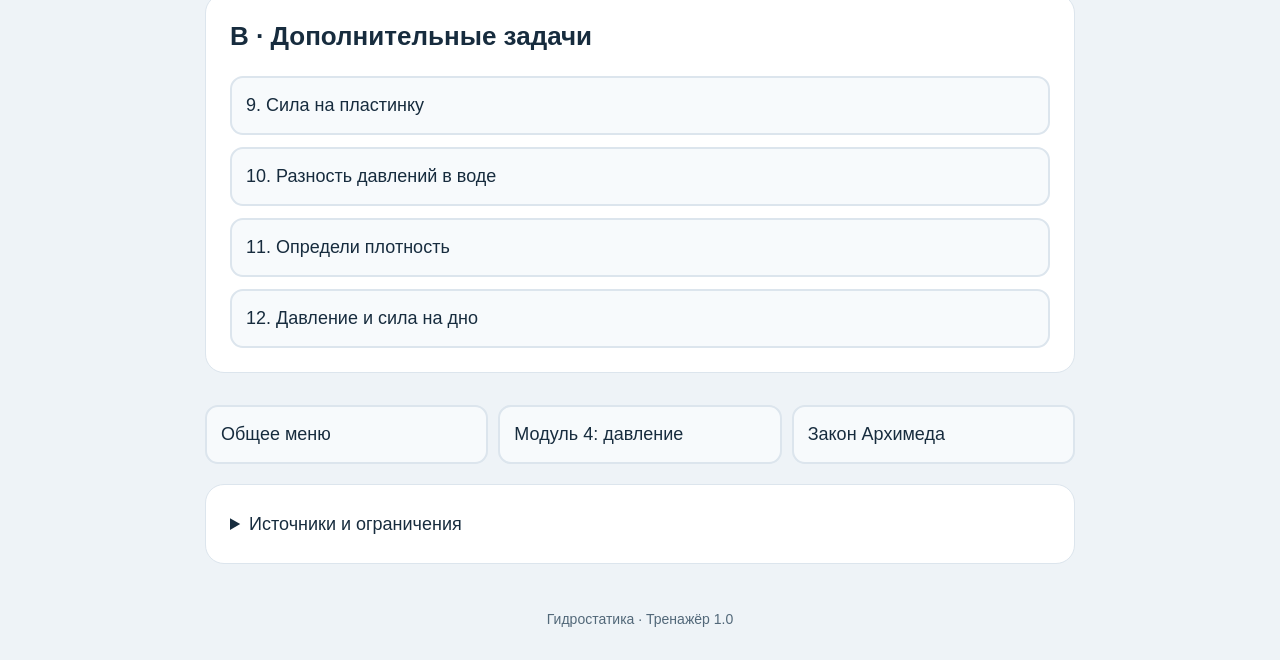
<file: hydrostatic.html>
<!DOCTYPE html><html lang="ru"><head><meta charset="UTF-8"><meta name="viewport" content="width=device-width,initial-scale=1"><meta name="theme-color" content="#142638"><title>Гидростатическое давление</title><style>*{box-sizing:border-box}[hidden]{display:none!important}html{-webkit-text-size-adjust:100%}body{margin:0;background:#eef3f7;color:#172c3e;font:18px/1.7 -apple-system,BlinkMacSystemFont,"Segoe UI",Arial,sans-serif;overflow-wrap:anywhere}.wrap{max-width:900px;margin:auto}header{padding:32px 20px;background:linear-gradient(130deg,#142638,#21564f);color:white}header p{color:#dce9f1}h1{font-size:clamp(29px,7vw,43px);line-height:1.25}h2{font-size:26px;line-height:1.35;margin-top:0}h3{font-size:21px}main{padding:24px 15px}.card{background:white;border:1px solid #dce5ed;border-radius:19px;padding:24px;margin-bottom:20px}p{margin:0 0 16px}.muted,figcaption{font-size:15px;color:#526879}.tag{display:inline-block;background:#e5f6ef;color:#176344;border-radius:22px;padding:5px 12px;font-size:14px;margin-bottom:14px}button,.link{display:block;width:100%;padding:14px;margin-top:12px;min-height:50px;border:2px solid #dce5ed;border-radius:13px;color:#172c3e;background:#f7fafc;text-decoration:none;text-align:left;font:inherit;line-height:1.5;cursor:pointer;touch-action:manipulation}.primary{background:#237f62;border-color:#237f62;color:white;text-align:center}button:focus-visible,a:focus-visible,input:focus-visible,select:focus-visible,summary:focus-visible{outline:3px solid #237f62;outline-offset:3px}button:disabled,input:disabled{opacity:.7;cursor:default}input:not([type="range"]),select{width:100%;padding:14px;border:2px solid #bdced9;border-radius:12px;font:inherit;font-size:20px}input[type="range"]{width:100%;min-height:44px;accent-color:#237f62}.feedback{padding:16px;border-radius:12px;margin-top:16px}.good{background:#e5f6ef;color:#15583e}.hint{background:#fff3d8;color:#704d10}figure{margin:0}svg{display:block;width:100%;height:auto;max-width:650px;margin:auto}figcaption{margin-top:10px}.flow{padding-left:25px}.flow li{padding:10px;margin:12px 0;background:#eef7fa;border-radius:10px}.bar{height:10px;background:#e5edf2;border-radius:10px;overflow:hidden;margin:16px 0}.bar div{height:100%;background:#237f62}footer{padding:0 20px 28px;text-align:center;font-size:14px;color:#526879}a{color:#176344}summary{cursor:pointer}.nav{display:flex;gap:10px;flex-wrap:wrap}.nav a{flex:1;min-width:180px}label{display:block;margin:14px 0 6px}@media(max-width:480px){.card{padding:18px}body{font-size:17px}}</style></head><body><header><div class="wrap"><p>ФИЗИКА · 7 КЛАСС</p><h1>Гидростатическое давление</h1><p>Глубина, плотность и давление покоящейся жидкости</p></div></header><main id="app" class="wrap"><section class="card"><h2>Загрузка…</h2></section></main><footer>Гидростатика · Тренажёр 1.0</footer><noscript>Для заданий нужен JavaScript.</noscript><script>
(function(){'use strict';
const TASKS=[{"id": "h1", "title": "Давление на 2 метрах", "q": "Найди добавочное давление пресной воды на глубине 2 м. ρ = 1000 кг/м³, g = 10 Н/кг.", "type": "number", "answer": 20000, "unit": "Па", "hints": ["Используй Δp = ρgh.", "Умножь 1000 × 10 × 2."], "solution": "Δp = 1000 × 10 × 2 = 20 000 Па.", "level": "А · Формула и единицы"}, {"id": "h2", "title": "Глубина в сантиметрах", "q": "Глубина 50 см. Найди добавочное давление воды: ρ = 1000 кг/м³, g = 10 Н/кг.", "type": "number", "answer": 5000, "unit": "Па", "hints": ["50 см = 0,5 м.", "Подставь 0,5 м, а не число 50."], "solution": "Δp = 1000 × 10 × 0,5 = 5000 Па.", "level": "А · Формула и единицы"}, {"id": "h3", "title": "Другая плотность", "q": "Жидкость по условию имеет плотность 800 кг/м³. Найди добавочное давление на глубине 3 м при g = 10 Н/кг. Ответ в кПа.", "type": "number", "answer": 24, "unit": "кПа", "hints": ["Сначала получи давление в Па.", "800 × 10 × 3 = 24 000 Па. Переведи в кПа."], "solution": "Δp = 24 000 Па = 24 кПа. Значение плотности задано, а не универсально для всех масел.", "level": "А · Формула и единицы"}, {"id": "h4", "title": "Найди глубину", "q": "Добавочное давление воды 40 000 Па. Найди глубину: ρ = 1000 кг/м³, g = 10 Н/кг.", "type": "number", "answer": 4, "unit": "м", "hints": ["Вырази h = Δp/(ρg).", "Раздели 40 000 на 10 000."], "solution": "h = 40 000 ÷ (1000 × 10) = 4 м.", "level": "А · Формула и единицы"}, {"id": "h5", "title": "Полное давление", "q": "Давление над водой 100 кПа. Найди полное давление на глубине 3 м. ρ = 1000 кг/м³, g = 10 Н/кг.", "type": "number", "answer": 130, "unit": "кПа", "hints": ["Прибавка воды на 3 м равна 30 кПа.", "К прибавке добавь давление поверхности."], "solution": "p = 100 + 30 = 130 кПа.", "level": "Б · Полное давление и сравнение"}, {"id": "h6", "title": "Глубина по полному давлению", "q": "Полное давление в воде 160 кПа, давление над поверхностью 100 кПа. Найди глубину: ρ = 1000 кг/м³, g = 10 Н/кг.", "type": "number", "answer": 6, "unit": "м", "hints": ["Сначала Δp = 160 − 100 = 60 кПа.", "60 кПа = 60 000 Па. Раздели на 1000 × 10."], "solution": "h = (160 000 − 100 000) ÷ 10 000 = 6 м.", "level": "Б · Полное давление и сравнение"}, {"id": "h7", "title": "Форма сосуда", "q": "В двух сосудах разной формы одна покоящаяся жидкость. Сравни давление в точках одинаковой глубины, если давление над свободными поверхностями одинаково.", "type": "choice", "options": ["Давления одинаковы", "В широком сосуде обязательно больше", "Зависит только от общего объёма воды"], "answer": 0, "hints": ["Сравни p₀, плотность и глубину в формуле.", "Все величины p = p₀ + ρgh в этих точках одинаковы."], "solution": "При указанных условиях давления одинаковы. Общая масса жидкости может различаться.", "level": "Б · Полное давление и сравнение"}, {"id": "h8", "title": "Глубина выросла вдвое", "q": "Для одной жидкости при неизменном g глубину увеличили вдвое. Как изменилось добавочное давление столба жидкости?", "type": "choice", "options": ["Увеличилось вдвое", "Уменьшилось вдвое", "Полное давление обязательно увеличилось ровно вдвое"], "answer": 0, "hints": ["Речь о Δp = ρgh, а не о p₀ + ρgh.", "При постоянных ρ и g прибавка пропорциональна h."], "solution": "Добавочное давление удвоилось. Полное не обязано удваиваться, потому что p₀ остаётся слагаемым.", "level": "Б · Полное давление и сравнение"}, {"id": "h9", "title": "Сила на пластинку", "q": "На маленькую горизонтальную пластинку действуют давления 130 кПа снаружи и 100 кПа изнутри. Площадь 20 см²; давление по каждой стороне равномерно. Найди величину результирующей силы давления.", "type": "number", "answer": 60, "unit": "Н", "hints": ["Перепад 30 кПа = 30 000 Па. Площадь 20 см² = 0,002 м².", "Используй F = |pснаружи − pизнутри|S."], "solution": "F = 30 000 × 0,002 = 60 Н, в сторону меньшего давления.", "level": "В · Дополнительные задачи"}, {"id": "h10", "title": "Разность давлений в воде", "q": "В одной покоящейся пресной воде сравнивают глубины 1 и 4 м. На сколько давление глубже больше? ρ = 1000 кг/м³, g = 10 Н/кг. Ответ в кПа.", "type": "number", "answer": 30, "unit": "кПа", "hints": ["Разность глубин 4 − 1 = 3 м.", "Общее давление поверхности при вычитании сократится."], "solution": "Разность давлений = 1000 × 10 × 3 = 30 000 Па = 30 кПа.", "level": "В · Дополнительные задачи"}, {"id": "h11", "title": "Определи плотность", "q": "Добавочное давление покоящейся жидкости на глубине 2 м равно 18 000 Па. Найди плотность при g = 10 Н/кг.", "type": "number", "answer": 900, "unit": "кг/м³", "hints": ["ρ = Δp/(gh).", "Раздели 18 000 на 10 × 2."], "solution": "ρ = 18 000 ÷ 20 = 900 кг/м³. Само значение не доказывает химический состав жидкости.", "level": "В · Дополнительные задачи"}, {"id": "h12", "title": "Давление и сила на дно", "q": "Два открытых сосуда содержат одну жидкость до одинаковой высоты; давление над поверхностью одинаково. Площадь горизонтального дна второго вдвое больше. Как сравнить давление и силу жидкости на внутреннюю сторону дна?", "type": "choice", "options": ["Давления равны, сила на второе дно вдвое больше", "И давление, и сила на втором дне вдвое больше", "Давления и силы обязательно одинаковы"], "answer": 0, "hints": ["p одинаково по p₀, ρ и h. Но сила на площадь F = pS.", "Здесь спрашивается сила с одной внутренней стороны, а не результирующая по двум сторонам."], "solution": "При равных давлениях сила на внутреннюю сторону вдвое большей площади вдвое больше. Полная нагрузка на дно с двух сторон требует учёта внешнего давления.", "level": "В · Дополнительные задачи"}],THEORY="<section class=\"card\"><h2>Что называем гидростатическим давлением?<\/h2><p>Гидростатическое давление — давление в покоящейся жидкости. Для жидкости постоянной плотности полное давление на глубине h: <strong>p = p₀ + ρgh<\/strong>.<\/p><p>p₀ — давление над свободной поверхностью. Прибавку от столба жидкости будем отдельно обозначать <strong>Δp = ρgh<\/strong>. Она совпадает с избыточным относительно атмосферы давлением только если поверхность открыта в ту же атмосферу.<\/p><ul><li>ρ — плотность жидкости в кг/м³.<\/li><li>g — заданный коэффициент; здесь обычно 10 Н/кг.<\/li><li>h — вертикальная глубина от свободной поверхности в метрах, не расстояние вдоль наклонной стенки.<\/li><li>p и Δp — давление в паскалях. 1 кПа = 1000 Па.<\/li><\/ul><p>В пресной воде при ρ = 1000 кг/м³ и g = 10 Н/кг каждый метр добавляет 10 кПа. Это расчётное приближение условий задач, не инструкция для погружений.<\/p><\/section><section class=\"card\"><h2>Давление не равно силе<\/h2><p>Давление — скалярная величина. Сила давления на небольшую поверхность направлена перпендикулярно ей. При равномерном давлении F = pS.<\/p><p>Если давление действует с двух сторон пластинки, результирующая сила при равномерных давлениях определяется их разностью: F = |p₁ − p₂|S. Для большой вертикальной стенки давление меняется по высоте — подстановка одного значения глубины без обоснования неверна.<\/p><p>В одинаковой жидкости на одной глубине при одинаковом p₀ давление не зависит от формы сосуда. Это не означает одинаковую массу воды или одинаковую силу на дно разных площадей.<\/p><\/section>",DIAGRAMS=[["<svg viewBox=\"0 0 600 300\" role=\"img\" aria-label=\"Две глубины в воде: один метр добавляет 10 кПа, три метра 30 кПа при g равном 10\" xmlns=\"http://www.w3.org/2000/svg\"><rect width=\"600\" height=\"300\" rx=\"16\" fill=\"#eef7fa\"/><rect x=\"60\" y=\"75\" width=\"480\" height=\"175\" fill=\"#bee4f4\"/><path d=\"M60 75H540\" stroke=\"#277eb4\" stroke-width=\"4\"/><circle cx=\"190\" cy=\"130\" r=\"7\" fill=\"#237f62\"/><circle cx=\"190\" cy=\"210\" r=\"7\" fill=\"#237f62\"/><text x=\"300\" y=\"35\" text-anchor=\"middle\" font-size=\"18\" fill=\"#173449\" font-family=\"Arial,sans-serif\">Пресная вода: ρ = 1000 кг/м³; g = 10 Н/кг<\/text><text x=\"380\" y=\"137\" text-anchor=\"middle\" font-size=\"20\" fill=\"#173449\" font-family=\"Arial,sans-serif\">h = 1 м → Δp = 10 кПа<\/text><text x=\"380\" y=\"217\" text-anchor=\"middle\" font-size=\"20\" fill=\"#173449\" font-family=\"Arial,sans-serif\">h = 3 м → Δp = 30 кПа<\/text><text x=\"300\" y=\"285\" text-anchor=\"middle\" font-size=\"18\" fill=\"#173449\" font-family=\"Arial,sans-serif\">Δp — прибавка к давлению на поверхности<\/text><\/svg>", "Подписи относятся к добавочному давлению столба воды, не к полному."], ["<svg viewBox=\"0 0 600 300\" role=\"img\" aria-label=\"Полное давление складывается из давления поверхности 100 кПа и добавки воды 20 кПа\" xmlns=\"http://www.w3.org/2000/svg\"><rect width=\"600\" height=\"300\" rx=\"16\" fill=\"#eef7fa\"/><rect x=\"50\" y=\"90\" width=\"220\" height=\"95\" rx=\"14\" fill=\"#f8dfad\"/><rect x=\"330\" y=\"90\" width=\"220\" height=\"95\" rx=\"14\" fill=\"#bee4f4\"/><text x=\"160\" y=\"125\" text-anchor=\"middle\" font-size=\"21\" fill=\"#173449\" font-family=\"Arial,sans-serif\">p₀ = 100 кПа<\/text><text x=\"160\" y=\"159\" text-anchor=\"middle\" font-size=\"17\" fill=\"#173449\" font-family=\"Arial,sans-serif\">На поверхности<\/text><text x=\"300\" y=\"145\" text-anchor=\"middle\" font-size=\"32\" fill=\"#173449\" font-family=\"Arial,sans-serif\">+<\/text><text x=\"440\" y=\"125\" text-anchor=\"middle\" font-size=\"21\" fill=\"#173449\" font-family=\"Arial,sans-serif\">Δp = 20 кПа<\/text><text x=\"440\" y=\"159\" text-anchor=\"middle\" font-size=\"17\" fill=\"#173449\" font-family=\"Arial,sans-serif\">Добавка воды<\/text><text x=\"300\" y=\"245\" text-anchor=\"middle\" font-size=\"25\" fill=\"#173449\" font-family=\"Arial,sans-serif\">pполное = 120 кПа<\/text><\/svg>", "Условный численный пример: давление поверхности задано 100 кПа."], ["<svg viewBox=\"0 0 600 300\" role=\"img\" aria-label=\"Пластинка между давлениями 130 и 100 кПа; результирующую силу определяет перепад 30 кПа\" xmlns=\"http://www.w3.org/2000/svg\"><rect width=\"600\" height=\"300\" rx=\"16\" fill=\"#eef7fa\"/><rect x=\"50\" y=\"75\" width=\"220\" height=\"155\" fill=\"#bee4f4\"/><rect x=\"278\" y=\"70\" width=\"34\" height=\"170\" rx=\"8\" fill=\"#839ba8\"/><rect x=\"320\" y=\"75\" width=\"230\" height=\"155\" fill=\"#f8dfad\"/><text x=\"160\" y=\"130\" text-anchor=\"middle\" font-size=\"18\" fill=\"#173449\" font-family=\"Arial,sans-serif\">Снаружи<\/text><text x=\"160\" y=\"164\" text-anchor=\"middle\" font-size=\"24\" fill=\"#173449\" font-family=\"Arial,sans-serif\">130 кПа<\/text><text x=\"435\" y=\"130\" text-anchor=\"middle\" font-size=\"18\" fill=\"#173449\" font-family=\"Arial,sans-serif\">Изнутри<\/text><text x=\"435\" y=\"164\" text-anchor=\"middle\" font-size=\"24\" fill=\"#173449\" font-family=\"Arial,sans-serif\">100 кПа<\/text><text x=\"300\" y=\"35\" text-anchor=\"middle\" font-size=\"20\" fill=\"#173449\" font-family=\"Arial,sans-serif\">Нагрузка зависит от разности давлений<\/text><text x=\"300\" y=\"280\" text-anchor=\"middle\" font-size=\"22\" fill=\"#173449\" font-family=\"Arial,sans-serif\">Δp = 130 − 100 = 30 кПа<\/text><\/svg>", "Схема перепада давлений. Для расчёта силы требуется площадь и распределение давления по ней."]],FLOW=["Уточни, нужно p, Δp, h или сила", "Запиши ρ, g, вертикальную глубину и p₀", "Приведи единицы к СИ", "Для прибавки используй Δp = ρgh", "Для полного давления прибавь p₀", "Для силы отдельно учти площадь и давление с двух сторон"],KEY='fizika7-hydrostatic-v1',app=document.getElementById('app');let failed=false;
function load(){try{let p=JSON.parse(localStorage.getItem(KEY)),ids=new Set(TASKS.map(t=>t.id));return{done:p&&Array.isArray(p.done)?[...new Set(p.done.filter(id=>ids.has(id)))]:[],help:p&&Array.isArray(p.help)?p.help.filter(id=>ids.has(id)):[]}}catch(e){return{done:[],help:[]}}}
let state=load();function save(){try{localStorage.setItem(KEY,JSON.stringify(state));failed=false}catch(e){failed=true}}function notice(){return failed?'<p class="feedback hint" role="status">Прогресс не удалось сохранить в браузере. Задания доступны.</p>':''}function nav(){return '<nav class="nav" aria-label="Разделы"><a class="link" href="./start.html">Общее меню</a><a class="link" href="./module4.html">Модуль 4: давление</a><a class="link" href="./archimedes.html">Закон Архимеда</a></nav>'}
function home(){let basic=TASKS.slice(0,8).filter(t=>state.done.includes(t.id)).length;app.innerHTML=`<section class="card"><span class="tag">Гидростатика · Версия 1.0</span><h2>12 задач и наглядная модель</h2><p>Восемь основных и четыре дополнительных задания. Различаем давление столба жидкости, полное давление и перепад давлений.</p><div class="bar" role="progressbar" aria-label="Основные задачи" aria-valuemin="0" aria-valuemax="8" aria-valuenow="${basic}"><div style="width:${basic/8*100}%"></div></div><p class="muted">Основные: ${basic} из 8. Всего: ${state.done.length} из 12. Это не школьная оценка.</p><button id="memo" class="primary">Объяснение, рисунки и схема</button><button id="model">Модель: меняй глубину и плотность</button><button id="continue">Начать / продолжить задачи</button>${notice()}</section><div id="groups"></div>${nav()}<details class="card" style="margin-top:20px"><summary>Источники и ограничения</summary><p class="muted">Сверка: <a href="https://openstax.org/books/university-physics-volume-1/pages/14-1-fluids-density-and-pressure" target="_blank" rel="noopener noreferrer">OpenStax: жидкости, плотность и давление</a>; <a href="https://openstax.org/books/college-physics-2e/pages/11-6-gauge-pressure-absolute-pressure-and-pressure-measurement" target="_blank" rel="noopener noreferrer">полное и избыточное давление</a>.</p><p class="muted">Модель рассчитана для покоящейся жидкости постоянной плотности. Не предназначена для дайвинга, расчёта прочности сосудов, водолазных работ и других реальных инженерных или медицинских решений. Не проводи опыты с нагнетанием давления или погружением на глубину.</p><p class="muted">Прогресс только в этом браузере; очистка данных может удалить его. Между устройствами автоматически не переносится.</p></details>`;let groups=document.getElementById('groups');[...new Set(TASKS.map(t=>t.level))].forEach(level=>{let section=document.createElement('section');section.className='card';let title=document.createElement('h2');title.textContent=level;section.appendChild(title);TASKS.forEach((t,i)=>{if(t.level!==level)return;let b=document.createElement('button');b.textContent=(i+1)+'. '+t.title+(state.done.includes(t.id)?(state.help.includes(t.id)?' — с помощью':' — выполнено'):'');b.onclick=()=>task(i);section.appendChild(b)});groups.appendChild(section)});document.getElementById('memo').onclick=memo;document.getElementById('model').onclick=model;document.getElementById('continue').onclick=()=>{let i=TASKS.findIndex(t=>!state.done.includes(t.id));task(i<0?0:i)};window.scrollTo(0,0)}
function memo(){app.innerHTML='<button id="back">← К задачам</button>'+THEORY+DIAGRAMS.map(d=>'<section class="card"><h2>Рассмотри схему</h2><figure>'+d[0]+'<figcaption>'+d[1]+'</figcaption></figure></section>').join('')+'<section class="card"><h2>Схема решения</h2><ol class="flow">'+FLOW.map(s=>'<li>'+s+'</li>').join('')+'</ol><button id="first" class="primary">Первая задача</button></section>'+nav();document.getElementById('back').onclick=home;document.getElementById('first').onclick=()=>task(0);window.scrollTo(0,0)}
function model(){app.innerHTML=`<button id="back">← К задачам</button><section class="card" style="margin-top:18px"><span class="tag">Учебная модель, не прибор</span><h2>Давление на выбранной глубине</h2><p>Жидкость покоится, её плотность постоянна, g = 10 Н/кг. Давление над поверхностью в этой модели p₀ = 100 кПа.</p><label for="density">Плотность жидкости</label><select id="density"><option value="1000">Пресная вода: 1000 кг/м³</option><option value="800">Условная жидкость: 800 кг/м³</option><option value="1200">Условный раствор: 1200 кг/м³</option></select><label for="depth">Глубина: <span id="depth-label">2</span> м</label><input id="depth" type="range" min="0" max="10" step="0.5" value="2"><figure><div id="model-svg"></div><figcaption>Чёрная точка — выбранная глубина. Синяя линия — свободная поверхность. Картинка условная.</figcaption></figure><div id="calculation" class="feedback good" role="status" aria-live="polite"></div><p class="muted">Поменяй один параметр и объясни результат. При h = 0 прибавка столба жидкости нулевая, но полное давление здесь 100 кПа. Плотности условных жидкостей заданы для модели и не описывают все реальные растворы.</p></section>${nav()}`;document.getElementById('back').onclick=home;const depth=document.getElementById('depth'),density=document.getElementById('density');function draw(){let h=Number(depth.value),rho=Number(density.value),dp=rho*10*h,full=100000+dp,y=65+h*17;document.getElementById('depth-label').textContent=String(h).replace('.',',');document.getElementById('model-svg').innerHTML=`<svg viewBox="0 0 600 290" role="img" aria-label="Точка на глубине ${h} метра в покоящейся жидкости" xmlns="http://www.w3.org/2000/svg"><rect width="600" height="290" rx="15" fill="#eef7fa"/><rect x="60" y="65" width="480" height="180" fill="#bee4f4"/><path d="M60 65H540" stroke="#277eb4" stroke-width="4"/><path d="M180 65V${y}" stroke="#173449" stroke-dasharray="5 5" stroke-width="2"/><circle cx="180" cy="${y}" r="7" fill="#173449"/><text x="300" y="35" text-anchor="middle" font-size="19" font-family="Arial" fill="#173449">Давление поверхности: 100 кПа</text><text x="360" y="145" text-anchor="middle" font-size="21" font-family="Arial" fill="#173449">h = ${String(h).replace('.',',')} м</text><text x="300" y="278" text-anchor="middle" font-size="18" font-family="Arial" fill="#173449">Максимальная глубина шкалы модели: 10 м</text></svg>`;document.getElementById('calculation').textContent='Δp = '+rho+' × 10 × '+h+' = '+dp+' Па = '+(dp/1000)+' кПа. Полное: 100 + '+(dp/1000)+' = '+(full/1000)+' кПа.'}depth.oninput=draw;density.onchange=draw;draw();window.scrollTo(0,0)}
function parse(value){let s=value.trim().replace(',','.');return /^\d+(?:\.\d+)?$/.test(s)?Number(s):null}
function task(i){let t=TASKS[i],solved=false,helped=false,h=0;app.innerHTML=`<button id="back">← К задачам</button><section class="card" style="margin-top:18px"><span class="tag">Задача ${i+1} из 12 · ${t.level}</span><h2>${t.title}</h2><p>${t.q}</p>${t.type==='number'?'<form id="answer-form" novalidate><label for="answer">Ответ, '+t.unit+'</label><input id="answer" type="text" inputmode="decimal" autocomplete="off" aria-describedby="note"><p id="note" class="muted">Только число. Запятая и точка принимаются одинаково.</p><button id="check" class="primary" type="submit">Проверить</button></form>':'<div id="choices"></div>'}<button id="hint">Подсказка</button><div id="feedback" role="status" aria-live="polite" hidden></div><div id="hint-text" class="feedback hint" role="status" hidden></div><details id="solution" hidden><summary>Открыть разбор</summary><p>${t.solution}</p></details><button id="next" class="primary" hidden>${i<TASKS.length-1?'Следующая задача →':'Завершить тренажёр'}</button><button id="memo">Вернуться к объяснению</button><div id="storage-status"></div></section>`;document.getElementById('back').onclick=home;document.getElementById('memo').onclick=memo;let fb=document.getElementById('feedback');function message(s,ok){fb.hidden=false;fb.className='feedback '+(ok?'good':'hint');fb.textContent=s}function verify(value){if(solved)return;if(value===null||!Number.isFinite(value)){message('Введи число, например 20 или 0,5.',false);return}if(Math.abs(value-t.answer)>1e-8){helped=true;message('Пока не совпало. Проверь, какое давление требуется, и согласуй единицы.',false);return}solved=true;if(!state.done.includes(t.id))state.done.push(t.id);if(helped&&!state.help.includes(t.id))state.help.push(t.id);save();message('Верно! '+t.solution,true);if(t.type==='number'){document.getElementById('answer').disabled=true;document.getElementById('check').disabled=true}else document.getElementById('choices').querySelectorAll('button').forEach(b=>b.disabled=true);document.getElementById('hint').hidden=true;document.getElementById('next').hidden=false;document.getElementById('storage-status').innerHTML=notice()}
if(t.type==='number')document.getElementById('answer-form').onsubmit=e=>{e.preventDefault();verify(parse(document.getElementById('answer').value))};else{let box=document.getElementById('choices');t.options.forEach((s,k)=>{let b=document.createElement('button');b.textContent=s;b.onclick=()=>verify(k);box.appendChild(b)})}document.getElementById('hint').onclick=function(){helped=true;let box=document.getElementById('hint-text');box.hidden=false;box.textContent=t.hints[Math.min(h,t.hints.length-1)];h++;this.textContent='Ещё подсказка';if(h>=t.hints.length){this.disabled=true;this.textContent='Подсказки открыты';document.getElementById('solution').hidden=false}};document.getElementById('solution').ontoggle=function(){if(this.open)helped=true};document.getElementById('next').onclick=()=>i<TASKS.length-1?task(i+1):home();window.scrollTo(0,0)}
try{home()}catch(e){app.innerHTML='<section class="card"><h2>Не удалось открыть тренажёр</h2><pre id="error"></pre></section>';document.getElementById('error').textContent=String(e.message||e)}
})();
</script></body></html>
</file>
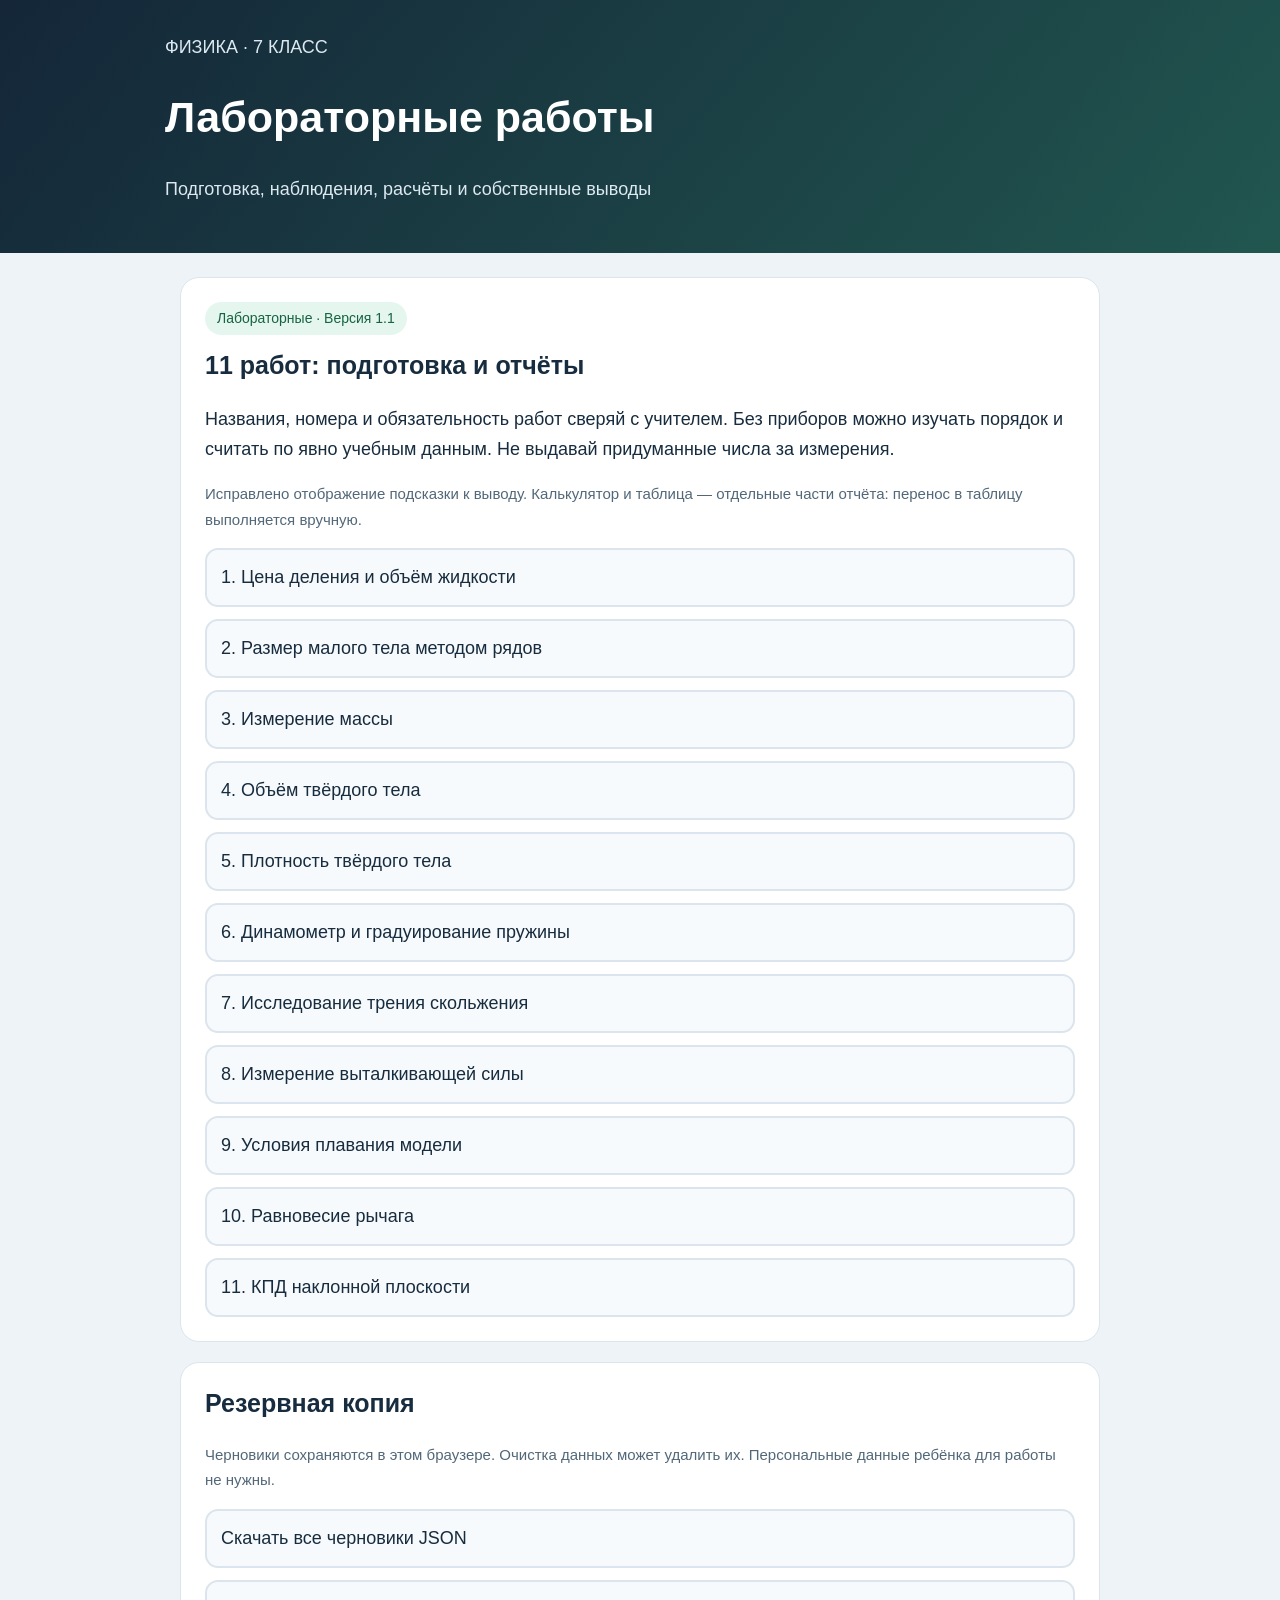
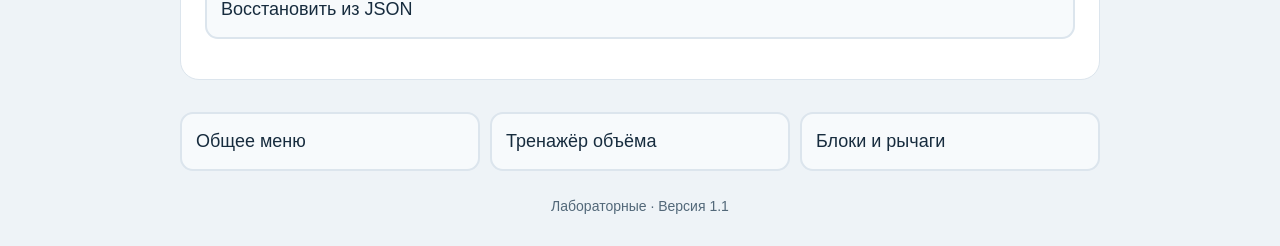
<file: labs.html>
<!DOCTYPE html><html lang="ru"><head><meta charset="UTF-8"><meta name="viewport" content="width=device-width,initial-scale=1"><meta name="theme-color" content="#142638"><title>Лабораторные работы</title><style>*{box-sizing:border-box}[hidden]{display:none!important}html{-webkit-text-size-adjust:100%}body{margin:0;background:#eef3f7;color:#172c3e;font:18px/1.7 -apple-system,BlinkMacSystemFont,"Segoe UI",Arial,sans-serif;overflow-wrap:anywhere}.wrap{max-width:950px;margin:auto}header{padding:32px 20px;background:linear-gradient(130deg,#142638,#21564f);color:white}header p{color:#dce9f1}h1{font-size:clamp(29px,7vw,43px);line-height:1.25}h2{font-size:25px;line-height:1.35;margin-top:0}h3{font-size:21px}main{padding:24px 15px}.card{background:white;border:1px solid #dce5ed;border-radius:19px;padding:24px;margin-bottom:20px}p{margin:0 0 16px}.muted,figcaption{font-size:15px;color:#526879}.tag{display:inline-block;background:#e5f6ef;color:#176344;border-radius:22px;padding:5px 12px;font-size:14px;margin-bottom:14px}button,.link{display:block;width:100%;padding:14px;margin-top:12px;min-height:50px;border:2px solid #dce5ed;border-radius:13px;color:#172c3e;background:#f7fafc;text-decoration:none;text-align:left;font:inherit;line-height:1.5;cursor:pointer;touch-action:manipulation}.primary{background:#237f62;border-color:#237f62;color:white;text-align:center}button:focus-visible,a:focus-visible,input:focus-visible,select:focus-visible,textarea:focus-visible{outline:3px solid #237f62;outline-offset:3px}input:not([type="checkbox"]),select,textarea{width:100%;padding:12px;border:2px solid #bdced9;border-radius:10px;font:inherit;font-size:18px}textarea{min-height:110px;resize:vertical}input[type="checkbox"]{width:22px;height:22px;vertical-align:middle}label{display:block;margin:14px 0 6px}.feedback{padding:16px;border-radius:12px;margin-top:16px}.good{background:#e5f6ef;color:#15583e}.hint{background:#fff3d8;color:#704d10}figure{margin:0}svg{display:block;width:100%;height:auto;max-width:650px;margin:auto}figcaption{margin-top:10px}.flow{padding-left:25px}.flow li{padding:10px;margin:12px 0;background:#eef7fa;border-radius:10px}footer{padding:0 20px 28px;text-align:center;font-size:14px;color:#526879}a{color:#176344}.table-wrap{overflow-x:auto}table{width:100%;border-collapse:collapse}th,td{border:1px solid #dce5ed;padding:8px;min-width:110px;text-align:left;vertical-align:top}th{background:#eef7fa;font-size:15px}td input{min-width:90px;padding:8px!important}.nav{display:flex;gap:10px;flex-wrap:wrap}.nav a{flex:1;min-width:180px}.print-summary{display:none;white-space:pre-wrap;font:16px/1.6 Arial}@media(max-width:480px){.card{padding:18px}body{font-size:17px}}@media print{header,footer,button,.nav,.no-print,.screen-only{display:none!important}body{background:white}main{padding:0}.card{border:0;padding:0}.print-summary{display:block}}
</style></head><body><header><div class="wrap"><p>ФИЗИКА · 7 КЛАСС</p><h1>Лабораторные работы</h1><p>Подготовка, наблюдения, расчёты и собственные выводы</p></div></header><main id="app" class="wrap"><section class="card"><h2>Загрузка лабораторных…</h2></section></main><footer>Лабораторные · Версия 1.1</footer><noscript>Для черновиков нужен JavaScript.</noscript><script>
(function(){'use strict';
const LABS=[{"id": "1", "title": "Цена деления и объём жидкости", "goal": "Определить цену деления шкалы и научиться измерять объём воды.", "equipment": "Пластиковая мерная ёмкость с читаемой шкалой, вода комнатной температуры, поднос.", "steps": ["Найди два соседних подписанных значения.", "Посчитай промежутки между ними, а не штрихи.", "Вычисли цену деления, затем измерь объём воды на уровне глаз.", "При вогнутом мениске воды считай по нижней части. Запиши единицы и ограничения точности."], "formula": "Цена деления = (большее значение − меньшее)/число промежутков.", "fields": [["low", "Меньшая отметка, мл"], ["high", "Большая отметка, мл"], ["count", "Число промежутков"]], "sample": [50, 100, 5], "cols": ["Прибор", "Цена деления, мл", "Объём воды, мл", "Замечания"], "conclusion": "Я определил цену деления … и измерил объём … . На отсчёт повлияли … .", "questions": ["Почему считаем промежутки?", "Чем цена деления отличается от измеренного объёма?"], "diagram": "<svg viewBox=\"0 0 600 260\" role=\"img\" aria-label=\"Шкала: пять промежутков между 50 и 100 мл\" xmlns=\"http://www.w3.org/2000/svg\"><rect width=\"600\" height=\"260\" rx=\"16\" fill=\"#eef7fa\"/><rect x=\"70\" y=\"75\" width=\"460\" height=\"70\" fill=\"white\" stroke=\"#31566c\"/><path d=\"M90 75v30\" stroke=\"#31566c\" stroke-width=\"2\"/><path d=\"M174 75v30\" stroke=\"#31566c\" stroke-width=\"2\"/><path d=\"M258 75v30\" stroke=\"#31566c\" stroke-width=\"2\"/><path d=\"M342 75v30\" stroke=\"#31566c\" stroke-width=\"2\"/><path d=\"M426 75v30\" stroke=\"#31566c\" stroke-width=\"2\"/><path d=\"M510 75v30\" stroke=\"#31566c\" stroke-width=\"2\"/><text x=\"90\" y=\"180\" text-anchor=\"middle\" font-family=\"Arial,sans-serif\" font-size=\"18\" fill=\"#173449\">50 мл<\/text><text x=\"510\" y=\"180\" text-anchor=\"middle\" font-family=\"Arial,sans-serif\" font-size=\"18\" fill=\"#173449\">100 мл<\/text><text x=\"300\" y=\"225\" text-anchor=\"middle\" font-family=\"Arial,sans-serif\" font-size=\"20\" fill=\"#173449\">Пять промежутков → 10 мл за деление<\/text><\/svg>", "limits": "Половина деления — возможная школьная оценка ошибки отсчёта по условию, а не универсальная полная погрешность любого прибора."}, {"id": "2", "title": "Размер малого тела методом рядов", "goal": "Оценить средний размер одинаковых небольших предметов.", "equipment": "Линейка, одинаковые гладкие безопасные детали.", "steps": ["Уложи одинаковые предметы без зазоров и перекрытий.", "Посчитай n и измерь длину ряда L.", "Вычисли средний размер d = L/n.", "Повтори с другим n и сравни результаты."], "formula": "d = L/n.", "fields": [["length", "Длина ряда L, мм"], ["count", "Число предметов n"]], "sample": [80, 10], "cols": ["Предметы", "n", "L, мм", "d, мм", "Замечания"], "conclusion": "Средний размер получился … . При повторе … . Возможные причины расхождения … .", "questions": ["Почему результат — средний размер?", "Что изменят зазоры?"], "diagram": "<svg viewBox=\"0 0 600 260\" role=\"img\" aria-label=\"Метод рядов\" xmlns=\"http://www.w3.org/2000/svg\"><rect width=\"600\" height=\"260\" rx=\"16\" fill=\"#eef7fa\"/><rect x=\"65\" y=\"95\" width=\"45\" height=\"50\" fill=\"#b8e1f2\" stroke=\"#31566c\"/><rect x=\"110\" y=\"95\" width=\"45\" height=\"50\" fill=\"#b8e1f2\" stroke=\"#31566c\"/><rect x=\"155\" y=\"95\" width=\"45\" height=\"50\" fill=\"#b8e1f2\" stroke=\"#31566c\"/><rect x=\"200\" y=\"95\" width=\"45\" height=\"50\" fill=\"#b8e1f2\" stroke=\"#31566c\"/><rect x=\"245\" y=\"95\" width=\"45\" height=\"50\" fill=\"#b8e1f2\" stroke=\"#31566c\"/><rect x=\"290\" y=\"95\" width=\"45\" height=\"50\" fill=\"#b8e1f2\" stroke=\"#31566c\"/><rect x=\"335\" y=\"95\" width=\"45\" height=\"50\" fill=\"#b8e1f2\" stroke=\"#31566c\"/><rect x=\"380\" y=\"95\" width=\"45\" height=\"50\" fill=\"#b8e1f2\" stroke=\"#31566c\"/><rect x=\"425\" y=\"95\" width=\"45\" height=\"50\" fill=\"#b8e1f2\" stroke=\"#31566c\"/><rect x=\"470\" y=\"95\" width=\"45\" height=\"50\" fill=\"#b8e1f2\" stroke=\"#31566c\"/><text x=\"300\" y=\"45\" text-anchor=\"middle\" font-family=\"Arial,sans-serif\" font-size=\"18\" fill=\"#173449\">Одинаковые предметы без зазоров<\/text><text x=\"300\" y=\"210\" text-anchor=\"middle\" font-family=\"Arial,sans-serif\" font-size=\"24\" fill=\"#173449\">d = L/n<\/text><\/svg>", "limits": "Метод не устраняет неодинаковость предметов и зазоры. Не используй иглы и острые проволоки."}, {"id": "3", "title": "Измерение массы", "goal": "Измерить массу и учесть контейнер.", "equipment": "Весы, сухой контейнер, небольшая сухая LEGO-модель. В школе — рычажные весы по инструкции.", "steps": ["Проверь допустимую нагрузку, устойчивость и нуль.", "Взвесь пустой контейнер m₀ и контейнер с телом m₁.", "Вычти массу контейнера или используй тарирование.", "Переведи г в кг; приёмы рычажных весов изучаются отдельно."], "formula": "m = m₁ − m₀.", "fields": [["empty", "Масса контейнера, г"], ["total", "Общая масса, г"]], "sample": [150, 900], "cols": ["Предмет", "Контейнер, г", "Общая масса, г", "Масса тела, г", "Масса тела, кг"], "conclusion": "Масса тела … г = … кг. Масса контейнера учтена способом … .", "questions": ["Что будет без учёта контейнера?", "Чем электронные весы отличаются от рычажных?"], "diagram": "<svg viewBox=\"0 0 600 260\" role=\"img\" aria-label=\"Масса контейнера вычитается из общей массы\" xmlns=\"http://www.w3.org/2000/svg\"><rect width=\"600\" height=\"260\" rx=\"16\" fill=\"#eef7fa\"/><rect x=\"60\" y=\"70\" width=\"200\" height=\"110\" rx=\"12\" fill=\"#d5e8db\"/><rect x=\"340\" y=\"70\" width=\"200\" height=\"110\" rx=\"12\" fill=\"#b8e1f2\"/><text x=\"160\" y=\"110\" text-anchor=\"middle\" font-family=\"Arial,sans-serif\" font-size=\"18\" fill=\"#173449\">Контейнер m₀<\/text><text x=\"440\" y=\"110\" text-anchor=\"middle\" font-family=\"Arial,sans-serif\" font-size=\"18\" fill=\"#173449\">Вместе m₁<\/text><text x=\"300\" y=\"225\" text-anchor=\"middle\" font-family=\"Arial,sans-serif\" font-size=\"22\" fill=\"#173449\">Масса тела: m₁ − m₀<\/text><\/svg>", "limits": "Не клади мокрые, горячие и перегружающие прибор предметы. Домашний аналог не равен автоматически школьной работе."}, {"id": "4", "title": "Объём твёрдого тела", "goal": "Измерить объём по вытеснению воды.", "equipment": "Пластиковая мерная ёмкость, вода, нить, маленький непористый нерастворимый тонущий камень без острых краёв.", "steps": ["Определи цену деления и запиши V₁.", "Полностью погрузи тело без потерь воды.", "Удали пузырьки лёгким покачиванием и считай V₂.", "Вычисли разность в см³ и переведи в м³."], "formula": "V = V₂ − V₁; 1 мл = 1 см³.", "fields": [["before", "Вода до погружения, мл"], ["after", "Показание после, мл"]], "sample": [60, 95], "cols": ["Тело", "V₁, мл", "V₂, мл", "V, см³", "V, м³"], "conclusion": "Объём тела … см³. Метод подходит для этого тела, потому что … .", "questions": ["Почему нужно полное погружение?", "Чем мешают пузырьки и пористость?"], "diagram": "<svg viewBox=\"0 0 600 260\" role=\"img\" aria-label=\"Вытеснение воды погружённым телом\" xmlns=\"http://www.w3.org/2000/svg\"><rect width=\"600\" height=\"260\" rx=\"16\" fill=\"#eef7fa\"/><path d=\"M90 55v115h120V55M390 55v115h120V55\" fill=\"white\" stroke=\"#31566c\" stroke-width=\"3\"/><path d=\"M93 120h114v47H93ZM393 90h114v77H393Z\" fill=\"#b8e1f2\"/><ellipse cx=\"450\" cy=\"135\" rx=\"25\" ry=\"18\" fill=\"#839ba8\"/><text x=\"150\" y=\"205\" text-anchor=\"middle\" font-family=\"Arial,sans-serif\" font-size=\"18\" fill=\"#173449\">V₁<\/text><text x=\"450\" y=\"205\" text-anchor=\"middle\" font-family=\"Arial,sans-serif\" font-size=\"18\" fill=\"#173449\">V₂<\/text><text x=\"300\" y=\"105\" text-anchor=\"middle\" font-family=\"Arial,sans-serif\" font-size=\"32\" fill=\"#173449\">→<\/text><text x=\"300\" y=\"245\" text-anchor=\"middle\" font-family=\"Arial,sans-serif\" font-size=\"22\" fill=\"#173449\">Vтела = V₂ − V₁<\/text><\/svg>", "limits": "Не приписывай прибору лишнюю точность. Изменение меньше деления может плохо разрешаться шкалой."}, {"id": "5", "title": "Плотность твёрдого тела", "goal": "Определить среднюю плотность образца.", "equipment": "Весы, мерная ёмкость, вода, подходящий сухой камень и нить.", "steps": ["Сначала взвесь сухое тело с учётом контейнера.", "Измерь объём по разности уровней.", "Рассчитай плотность в г/см³.", "Для кг/м³ умножь на 1000; осторожно сравни со справочником."], "formula": "ρ = m/(V₂ − V₁).", "fields": [["mass", "Масса тела, г"], ["before", "Вода до, мл"], ["after", "Показание после, мл"]], "sample": [54, 50, 70], "cols": ["m, г", "V₁, мл", "V₂, мл", "V, см³", "ρ, г/см³", "ρ, кг/м³"], "conclusion": "Средняя плотность образца … . Точность ограничена … . Значение совместимо с …, но состав этим не доказан.", "questions": ["Почему взвешивают до погружения?", "Доказывает ли плотность химический состав?"], "diagram": "<svg viewBox=\"0 0 600 260\" role=\"img\" aria-label=\"Вытеснение воды погружённым телом\" xmlns=\"http://www.w3.org/2000/svg\"><rect width=\"600\" height=\"260\" rx=\"16\" fill=\"#eef7fa\"/><path d=\"M90 55v115h120V55M390 55v115h120V55\" fill=\"white\" stroke=\"#31566c\" stroke-width=\"3\"/><path d=\"M93 120h114v47H93ZM393 90h114v77H393Z\" fill=\"#b8e1f2\"/><ellipse cx=\"450\" cy=\"135\" rx=\"25\" ry=\"18\" fill=\"#839ba8\"/><text x=\"150\" y=\"205\" text-anchor=\"middle\" font-family=\"Arial,sans-serif\" font-size=\"18\" fill=\"#173449\">V₁<\/text><text x=\"450\" y=\"205\" text-anchor=\"middle\" font-family=\"Arial,sans-serif\" font-size=\"18\" fill=\"#173449\">V₂<\/text><text x=\"300\" y=\"105\" text-anchor=\"middle\" font-family=\"Arial,sans-serif\" font-size=\"32\" fill=\"#173449\">→<\/text><text x=\"300\" y=\"245\" text-anchor=\"middle\" font-family=\"Arial,sans-serif\" font-size=\"22\" fill=\"#173449\">Vтела = V₂ − V₁<\/text><\/svg>", "limits": "Образец может быть неоднородным. Средняя плотность полой модели не равна автоматически плотности материала стенок."}, {"id": "6", "title": "Динамометр и градуирование пружины", "goal": "Понять измерение силы и нанесение шкалы.", "equipment": "Исправный динамометр, небольшие известные грузы, безопасное устойчивое крепление. Без прибора — только подготовка.", "steps": ["Проверь предел нагрузки и нуль.", "В разрешённом диапазоне отметь положения указателя при малых нагрузках.", "Сравни силы и удлинения.", "Рассчитывай k = F/Δl только при выполнении закона Гука."], "formula": "F ≈ mg; Δl = l − l₀; k = F/Δl.", "fields": [["mass", "Масса груза, г"], ["initial", "Длина без нагрузки, см"], ["loaded", "Длина с грузом, см"]], "sample": [100, 10, 12], "cols": ["m, г", "F, Н", "l₀, см", "l, см", "Δl, см", "Показание, Н"], "conclusion": "В исследованном диапазоне при нагрузке … удлинение … . Возможные ограничения … .", "questions": ["Чем удлинение отличается от длины?", "Почему нельзя бесконечно увеличивать нагрузку?"], "diagram": "<svg viewBox=\"0 0 600 260\" role=\"img\" aria-label=\"Пружина до и после нагрузки\" xmlns=\"http://www.w3.org/2000/svg\"><rect width=\"600\" height=\"260\" rx=\"16\" fill=\"#eef7fa\"/><path d=\"M65 45H250M350 45H535\" stroke=\"#31566c\" stroke-width=\"5\"/><path d=\"M150 45v20l-18 10 36 10-36 10 36 10-18 10v20M440 45v20l-18 18 36 18-36 18 36 18-18 18v20\" fill=\"none\" stroke=\"#237f62\" stroke-width=\"4\"/><rect x=\"410\" y=\"175\" width=\"60\" height=\"35\" fill=\"#f5c876\"/><text x=\"150\" y=\"185\" text-anchor=\"middle\" font-family=\"Arial,sans-serif\" font-size=\"18\" fill=\"#173449\">l₀<\/text><text x=\"440\" y=\"238\" text-anchor=\"middle\" font-family=\"Arial,sans-serif\" font-size=\"18\" fill=\"#173449\">l<\/text><text x=\"300\" y=\"28\" text-anchor=\"middle\" font-family=\"Arial,sans-serif\" font-size=\"22\" fill=\"#173449\">Δl = l − l₀<\/text><\/svg>", "limits": "Не растягивай пружину у лица. Расчёт с g = 10 Н/кг — школьное приближение, не точная калибровка любого прибора."}, {"id": "7", "title": "Исследование трения скольжения", "goal": "Сравнить силу при разных нагрузках и гранях бруска.", "equipment": "Динамометр, сухой брусок, ровная доска, малые грузы.", "steps": ["Тяни горизонтально и равномерно. Считывай после начала движения.", "Сделай три повтора одного условия.", "Меняй отдельно нагрузку и ориентацию, сохраняя остальные условия.", "Сравни результаты и разброс, не подгоняя их под ожидание."], "formula": "Fтяги ≈ Fтр; среднее = (F₁ + F₂ + F₃)/3.", "fields": [["f1", "Повтор 1 при одном условии, Н"], ["f2", "Повтор 2 при том же условии, Н"], ["f3", "Повтор 3 при том же условии, Н"]], "sample": [0.9, 1, 1.1], "cols": ["Нагрузка и грань", "Повтор 1, Н", "Повтор 2, Н", "Повтор 3, Н", "Среднее, Н"], "conclusion": "При изменении нагрузки … . При повороте … . Разброс мог возникнуть из-за … .", "questions": ["Почему не тянуть рывком?", "Что говорит разброс результатов?"], "diagram": "<svg viewBox=\"0 0 600 260\" role=\"img\" aria-label=\"Тяга и трение при равномерном скольжении\" xmlns=\"http://www.w3.org/2000/svg\"><rect width=\"600\" height=\"260\" rx=\"16\" fill=\"#eef7fa\"/><path d=\"M50 180H550\" stroke=\"#31566c\" stroke-width=\"5\"/><rect x=\"220\" y=\"95\" width=\"150\" height=\"80\" rx=\"10\" fill=\"#f5c876\"/><path d=\"M370 130H490m-15-10 15 10-15 10M220 150H110m15-10-15 10 15 10\" fill=\"none\" stroke=\"#237f62\" stroke-width=\"4\"/><text x=\"300\" y=\"45\" text-anchor=\"middle\" font-family=\"Arial,sans-serif\" font-size=\"18\" fill=\"#173449\">Тяни горизонтально и равномерно<\/text><text x=\"300\" y=\"240\" text-anchor=\"middle\" font-family=\"Arial,sans-serif\" font-size=\"20\" fill=\"#173449\">Fтяги ≈ Fтр в этой модели<\/text><\/svg>", "limits": "Простая модель сухого трения не универсальна для липких материалов и мягкого грунта. Колёсная тележка не заменяет скользящий брусок."}, {"id": "8", "title": "Измерение выталкивающей силы", "goal": "Определить FА по разности показаний.", "equipment": "Динамометр, небольшой безопасный тонущий предмет, нить, вода, пластиковая ёмкость на подносе.", "steps": ["Измерь T₀ в воздухе при покое.", "Полностью опусти предмет без касания дна и стенок.", "Запиши T₁ после успокоения.", "Вычисли разность; выталкиванием воздуха пренебрегаем."], "formula": "FА ≈ T₀ − T₁.", "fields": [["air", "Показание в воздухе T₀, Н"], ["water", "Показание в воде T₁, Н"]], "sample": [2, 1.4], "cols": ["Предмет", "T₀, Н", "T₁, Н", "FА, Н", "Условия"], "conclusion": "Разность показаний … Н. Масса предмета не изменилась; натяжение уменьшилось из-за … .", "questions": ["Что меняет касание дна?", "Изменилась ли масса предмета?"], "diagram": "<svg viewBox=\"0 0 600 260\" role=\"img\" aria-label=\"Предмет на подвесе в воде\" xmlns=\"http://www.w3.org/2000/svg\"><rect width=\"600\" height=\"260\" rx=\"16\" fill=\"#eef7fa\"/><rect x=\"50\" y=\"140\" width=\"500\" height=\"85\" fill=\"#b8e1f2\"/><path d=\"M300 40v55\" stroke=\"#31566c\" stroke-width=\"3\"/><rect x=\"270\" y=\"95\" width=\"60\" height=\"40\" fill=\"white\" stroke=\"#31566c\"/><path d=\"M300 135v35\" stroke=\"#31566c\" stroke-width=\"3\"/><ellipse cx=\"300\" cy=\"192\" rx=\"30\" ry=\"20\" fill=\"#839ba8\"/><text x=\"300\" y=\"28\" text-anchor=\"middle\" font-family=\"Arial,sans-serif\" font-size=\"18\" fill=\"#173449\">Без касания дна и стенок<\/text><text x=\"300\" y=\"252\" text-anchor=\"middle\" font-family=\"Arial,sans-serif\" font-size=\"20\" fill=\"#173449\">FА ≈ Tв воздухе − Tв воде<\/text><\/svg>", "limits": "Не используй свинец и рыболовные крючки. Расчёт удержания не равен автоматически расчёту отрыва от дна."}, {"id": "9", "title": "Условия плавания модели", "goal": "Сопоставить нагрузку, вытеснение воды и плавание.", "equipment": "Герметичный лёгкий пластиковый контейнер, безопасные малые грузы, неглубокая вода на подносе.", "steps": ["Проверь герметичность и наблюдай модель.", "Добавляй малые грузы и записывай состояние и осадку.", "В покое без других вертикальных сил FА = mg.", "Для расчётного полного погружения отдельно найди массу и внешний объём."], "formula": "Для покоя FА = mg; для полного погружения FА = ρводыgVвнеш.", "fields": [["mass", "Масса всей модели с содержимым, г"], ["volume", "Полный внешний объём, см³"]], "sample": [80, 150], "cols": ["Нагрузка", "Общая масса, г", "Состояние", "Осадка / наблюдение"], "conclusion": "При добавлении нагрузки … . В равновесии … . Наблюдение объясняется … .", "questions": ["Почему полный и погружённый объёмы различаются?", "Почему предельная нагрузка не означает безопасную?"], "diagram": "<svg viewBox=\"0 0 600 260\" role=\"img\" aria-label=\"Модель спокойно плавает\" xmlns=\"http://www.w3.org/2000/svg\"><rect width=\"600\" height=\"260\" rx=\"16\" fill=\"#eef7fa\"/><rect x=\"50\" y=\"135\" width=\"500\" height=\"90\" fill=\"#b8e1f2\"/><rect x=\"235\" y=\"95\" width=\"130\" height=\"80\" rx=\"15\" fill=\"#f5c876\"/><path d=\"M50 135H550\" stroke=\"#287eb4\" stroke-width=\"3\"/><text x=\"300\" y=\"45\" text-anchor=\"middle\" font-family=\"Arial,sans-serif\" font-size=\"18\" fill=\"#173449\">Герметичная лёгкая модель<\/text><text x=\"300\" y=\"252\" text-anchor=\"middle\" font-family=\"Arial,sans-serif\" font-size=\"21\" fill=\"#173449\">Плавание в покое: FА = mg<\/text><\/svg>", "limits": "Калькулятор сравнивает силы при полном погружении и отпускании из покоя без контактов. Он не рассчитывает выталкивание уже плавающей частично погружённой модели."}, {"id": "10", "title": "Равновесие рычага", "goal": "Сравнить моменты по сторонам опоры.", "equipment": "Лёгкая жёсткая LEGO-балка или линейка, устойчивая опора, малые известные грузы, поднос.", "steps": ["Сначала уравновесь пустую балку.", "Подбери равновесие с малыми грузами по сторонам оси.", "При горизонтальной балке и вертикальных силах измерь плечи.", "Рассчитай моменты и сравни их с учётом точности."], "formula": "M₁ = m₁gl₁; M₂ = m₂gl₂.", "fields": [["m1", "Масса слева, г"], ["l1", "Левое плечо, см"], ["m2", "Масса справа, г"], ["l2", "Правое плечо, см"]], "sample": [100, 20, 200, 10], "cols": ["m₁, г", "l₁, см", "m₂, г", "l₂, см", "M₁, Н·м", "M₂, Н·м"], "conclusion": "Моменты составили … и … Н·м. Их различие … . Возможные причины … .", "questions": ["Зачем уравновешивать пустую балку?", "Чем плечо отличается от длины балки?"], "diagram": "<svg viewBox=\"0 0 600 260\" role=\"img\" aria-label=\"Рычаг с малыми грузами\" xmlns=\"http://www.w3.org/2000/svg\"><rect width=\"600\" height=\"260\" rx=\"16\" fill=\"#eef7fa\"/><path d=\"M70 120H530\" stroke=\"#31566c\" stroke-width=\"8\"/><path d=\"M300 126L267 180H333Z\" fill=\"#839ba8\"/><path d=\"M150 120v60M450 120v60\" stroke=\"#31566c\" stroke-width=\"3\"/><rect x=\"125\" y=\"180\" width=\"50\" height=\"35\" fill=\"#f5c876\"/><rect x=\"425\" y=\"180\" width=\"50\" height=\"35\" fill=\"#b8e1f2\"/><text x=\"300\" y=\"45\" text-anchor=\"middle\" font-family=\"Arial,sans-serif\" font-size=\"18\" fill=\"#173449\">Сначала уравновесь пустую балку<\/text><text x=\"300\" y=\"250\" text-anchor=\"middle\" font-family=\"Arial,sans-serif\" font-size=\"20\" fill=\"#173449\">M₁ = m₁gl₁; M₂ = m₂gl₂<\/text><\/svg>", "limits": "Взрослый проверяет устойчивость. Не используй тяжёлые предметы и край стола."}, {"id": "11", "title": "КПД наклонной плоскости", "goal": "Оценить полезную и затраченную работу.", "equipment": "Невысокая закреплённая доска, брусок, динамометр, линейка, ограничитель и поднос.", "steps": ["Измерь массу, вертикальную высоту h и путь l по доске.", "Тяни равномерно вдоль доски, измеряя F.", "Вычисли mgh и Fl при g = 10 Н/кг.", "Вычисли КПД; при результате выше 100% проверь данные и условия."], "formula": "η = mgh/(Fl) × 100%.", "fields": [["mass", "Масса бруска, г"], ["height", "Вертикальная высота h, м"], ["length", "Путь по плоскости l, м"], ["force", "Средняя сила тяги F, Н"]], "sample": [300, 0.2, 0.8, 1], "cols": ["m, г", "h, м", "l, м", "F, Н", "Aпол, Дж", "Aзатр, Дж", "η, %"], "conclusion": "Полезная работа …, затраченная …, КПД … . Ограничения результата … .", "questions": ["Почему h и l различаются?", "Что проверить при КПД выше 100%?"], "diagram": "<svg viewBox=\"0 0 600 260\" role=\"img\" aria-label=\"КПД наклонной плоскости\" xmlns=\"http://www.w3.org/2000/svg\"><rect width=\"600\" height=\"260\" rx=\"16\" fill=\"#eef7fa\"/><path d=\"M80 205H500V65Z\" fill=\"#d5e8db\"/><path d=\"M80 205L500 65\" stroke=\"#31566c\" stroke-width=\"5\"/><rect x=\"295\" y=\"96\" width=\"35\" height=\"35\" fill=\"#f5c876\"/><text x=\"300\" y=\"40\" text-anchor=\"middle\" font-family=\"Arial,sans-serif\" font-size=\"18\" fill=\"#173449\">Тяни вдоль доски равномерно<\/text><text x=\"300\" y=\"245\" text-anchor=\"middle\" font-family=\"Arial,sans-serif\" font-size=\"22\" fill=\"#173449\">η = mgh/(Fl) × 100%<\/text><\/svg>", "limits": "Fl — приближение при меняющейся силе. Начальная и конечная скорости сопоставимы. Без прибора — только расчёт по учебным данным."}],KEY='fizika7-labs-v1',app=document.getElementById('app');
const MODES={preparation:'Подготовка: измерений нет',training:'Расчёт по учебным данным',home:'Домашний опыт: свои измерения',school:'Школьная работа: свои измерения'};let failed=false;
function clean(raw){let result={};LABS.forEach(l=>{let r=raw&&Object.prototype.hasOwnProperty.call(raw,l.id)?raw[l.id]:null;if(!r||typeof r!=='object')return;let limit=(s,n=2000)=>typeof s==='string'?s.slice(0,n):'';let values={};l.fields.forEach(f=>values[f[0]]=limit(r.values&&r.values[f[0]],100));result[l.id]={mode:Object.prototype.hasOwnProperty.call(MODES,r.mode)?r.mode:'preparation',values,rows:Array.from({length:4},(_,i)=>l.cols.map((_,j)=>limit(r.rows&&r.rows[i]&&r.rows[i][j],200))),equipment:limit(r.equipment),observations:limit(r.observations),conclusion:limit(r.conclusion),limits:limit(r.limits),studied:r.studied===true};});return result}
function load(){try{return clean(JSON.parse(localStorage.getItem(KEY)))}catch(e){return{}}}let reports=load();
function draft(l){if(!reports[l.id])reports[l.id]={mode:'preparation',values:{},rows:Array.from({length:4},()=>l.cols.map(()=>'')),equipment:'',observations:'',conclusion:'',limits:'',studied:false};return reports[l.id]}
function save(){try{localStorage.setItem(KEY,JSON.stringify(reports));failed=false}catch(e){failed=true}let s=document.getElementById('save-status');if(s)s.textContent=failed?'Не удалось сохранить в браузере. Выгрузи резервную копию.':'Черновик сохранён в этом браузере.'}
function fmt(n){return String(Math.round(n*1000000)/1000000).replace('.',',')}
function number(s){let t=String(s===undefined?'':s).trim().replace(',','.');if(!/^\d+(?:\.\d+)?$/.test(t))throw Error('Заполни расчётные поля неотрицательными числами, без единиц.');let n=Number(t);if(!Number.isFinite(n))throw Error('Число слишком большое.');return n}
function calculate(l,values){let v={};l.fields.forEach(f=>v[f[0]]=number(values[f[0]]));function positive(k){if(v[k]<=0)throw Error('Поле «'+l.fields.find(f=>f[0]===k)[1]+'» должно быть больше нуля.')}function volume(){if(v.after<=v.before)throw Error('Показание после погружения должно быть больше начального. Проверь данные и разрешение прибора.');return v.after-v.before}
switch(l.id){
case '1':positive('count');if(!Number.isInteger(v.count))throw Error('Число промежутков должно быть целым.');if(v.high<=v.low)throw Error('Большая отметка должна быть больше меньшей.');return 'Цена деления: '+fmt((v.high-v.low)/v.count)+' мл за деление.';
case '2':positive('length');positive('count');if(!Number.isInteger(v.count))throw Error('Число предметов должно быть целым.');return 'Средний размер d = '+fmt(v.length/v.count)+' мм.';
case '3':if(v.total<v.empty)throw Error('Общая масса не может быть меньше массы контейнера в этой схеме.');return 'Масса тела: '+fmt(v.total-v.empty)+' г = '+fmt((v.total-v.empty)/1000)+' кг.';
case '4':{let V=volume();return 'Объём тела: '+fmt(V)+' см³ = '+fmt(V/1000000)+' м³.';}
case '5':{positive('mass');let V=volume(),rho=v.mass/V;return 'Объём: '+fmt(V)+' см³. Средняя плотность: '+fmt(rho)+' г/см³ = '+fmt(rho*1000)+' кг/м³.';}
case '6':{positive('mass');if(v.loaded<=v.initial)throw Error('Для расчёта растяжения длина под нагрузкой должна быть больше исходной.');let d=v.loaded-v.initial,F=v.mass/1000*10;return 'При g = 10 Н/кг: F ≈ '+fmt(F)+' Н; удлинение '+fmt(d)+' см. k ≈ '+fmt(F/(d/100))+' Н/м, если выполнен закон Гука.';}
case '7':return 'Среднее трёх повторов одного условия: '+fmt((v.f1+v.f2+v.f3)/3)+' Н. Разные условия сравни отдельно.';
case '8':if(v.air<v.water)throw Error('Для заданной схемы проверь показания и отсутствие других сил: показание в воде не должно превышать воздушное.');return 'При указанных условиях FА ≈ '+fmt(v.air-v.water)+' Н.';
case '9':{positive('mass');positive('volume');let W=v.mass/1000*10,A=1000*10*v.volume/1000000;return 'Расчёт для ПОЛНОГО погружения без иных сил: Fтяж = '+fmt(W)+' Н; FА = '+fmt(A)+' Н; '+(Math.abs(A-W)<1e-8?'равенство сил по введённым данным':A>W?'начальная равнодействующая вверх':'начальная равнодействующая вниз')+'. У спокойно плавающего частично погружённого тела объём вытеснения другой.';}
case '10':{['m1','l1','m2','l2'].forEach(positive);let a=v.m1/1000*10*v.l1/100,b=v.m2/1000*10*v.l2/100;return 'M₁ = '+fmt(a)+' Н·м; M₂ = '+fmt(b)+' Н·м. Модуль разности: '+fmt(Math.abs(a-b))+' Н·м. Оцени точность и собственный момент балки.';}
case '11':{['mass','height','length','force'].forEach(positive);if(v.height>v.length)throw Error('Высота не может быть больше длины пути по прямой доске.');let useful=v.mass/1000*10*v.height,input=v.force*v.length,eta=useful/input*100;return 'Aпол = '+fmt(useful)+' Дж; Aзатр ≈ '+fmt(input)+' Дж; КПД ≈ '+fmt(eta)+'%.'+(eta>100?' Больше 100%: проверь данные, движение и условия. Не подгоняй измерения.':'');}
default:throw Error('Неизвестная работа.');}}
function download(name,text,type){let blob=new Blob([text],{type:type||'text/plain;charset=utf-8'}),url=URL.createObjectURL(blob),a=document.createElement('a');a.href=url;a.download=name;document.body.appendChild(a);a.click();a.remove();setTimeout(()=>URL.revokeObjectURL(url),1000)}
function reportText(l,r){let calculation;try{calculation=calculate(l,r.values)}catch(e){calculation='Расчёт не выполнен: '+e.message}return ['Лабораторная '+l.id+'. '+l.title,'Режим: '+MODES[r.mode],'Подготовка отмечена: '+(r.studied?'да':'нет'),'Цель: '+l.goal,'Рекомендуемое оборудование: '+l.equipment,'Фактически доступное оборудование: '+r.equipment,'','Данные:',...l.fields.map(f=>f[1]+': '+(r.values[f[0]]||'не заполнено')),'Расчёт: '+calculation,'','Таблица:',l.cols.join(' | '),...r.rows.map(row=>row.join(' | ')),'','Наблюдения: '+r.observations,'Вывод: '+r.conclusion,'Ограничения / источник данных: '+r.limits,'','Подготовка и расчёт по учебным данным не подтверждают проведение физического опыта.'].join('\n')}
function nav(){return '<nav class="nav no-print"><a class="link" href="./start.html">Общее меню</a><a class="link" href="./volume.html">Тренажёр объёма</a><a class="link" href="./mechanisms.html">Блоки и рычаги</a></nav>'}
function home(){app.innerHTML=`<section class="card"><span class="tag">Лабораторные · Версия 1.1</span><h2>11 работ: подготовка и отчёты</h2><p>Названия, номера и обязательность работ сверяй с учителем. Без приборов можно изучать порядок и считать по явно учебным данным. Не выдавай придуманные числа за измерения.</p><p class="muted">Исправлено отображение подсказки к выводу. Калькулятор и таблица — отдельные части отчёта: перенос в таблицу выполняется вручную.</p><div id="lab-list"></div></section><section class="card"><h2>Резервная копия</h2><p class="muted">Черновики сохраняются в этом браузере. Очистка данных может удалить их. Персональные данные ребёнка для работы не нужны.</p><button id="backup">Скачать все черновики JSON</button><button id="restore">Восстановить из JSON</button><input id="restore-file" type="file" accept=".json,application/json" hidden><p id="restore-status" role="status"></p></section>${nav()}`;let list=document.getElementById('lab-list');LABS.forEach(l=>{let b=document.createElement('button'),r=reports[l.id];b.textContent=l.id+'. '+l.title+(r?(r.studied?' — подготовка отмечена':' — есть черновик'):'');b.onclick=()=>openLab(l.id);list.appendChild(b)});document.getElementById('backup').onclick=()=>download('fizika-labs-backup.json',JSON.stringify({version:1,reports},null,2),'application/json');let input=document.getElementById('restore-file');document.getElementById('restore').onclick=()=>input.click();input.onchange=async()=>{let status=document.getElementById('restore-status');try{let f=input.files[0];if(!f)return;if(f.size>1000000)throw Error('Файл больше 1 МБ.');let p=JSON.parse(await f.text());if(!p||p.version!==1||!p.reports||typeof p.reports!=='object'||Array.isArray(p.reports))throw Error('Неверный формат копии.');let next=clean(p.reports);if(!Object.keys(next).length&&Object.keys(p.reports).length)throw Error('Нет известных лабораторных.');if(!confirm('Заменить все черновики данными из файла?'))return;reports=next;save();home();document.getElementById('restore-status').textContent='Черновики восстановлены.'}catch(e){status.textContent='Не удалось восстановить: '+e.message}input.value=''};window.scrollTo(0,0)}
function openLab(id){let l=LABS.find(l=>l.id===id);if(!l)return home();let r=draft(l);app.innerHTML=`<button id="back" class="no-print">← К списку работ</button><section class="card" style="margin-top:18px"><span class="tag">Лабораторная ${l.id} · версия 1.1</span><h2>${l.title}</h2><p>Цель: ${l.goal}</p><p>Оборудование: ${l.equipment}</p></section><div class="screen-only"><section class="card"><h2>Порядок действий</h2><ol class="flow">${l.steps.map(s=>'<li>'+s+'</li>').join('')}</ol><figure>${l.diagram}<figcaption>Учебная схема, не результат измерения.</figcaption></figure><p class="feedback hint">${l.limits}</p><p>Формула: ${l.formula}</p></section><section class="card"><h2>Черновик отчёта</h2><label for="mode">Что именно ты делаешь?</label><select id="mode">${Object.entries(MODES).map(([v,t])=>'<option value="'+v+'">'+t+'</option>').join('')}</select><p class="muted">Выбор режима не доказывает проведение опыта. Домашний аналог и школьная работа различаются.</p><label for="equipment">Какое оборудование действительно доступно?</label><textarea id="equipment" maxlength="2000"></textarea><h3>Проверка расчёта</h3><p class="muted">Используй свои измерения либо явно учебные данные. Расчёт с g = 10 Н/кг — приближение. Таблица ниже автоматически не заполняется.</p><form id="calc-form" novalidate>${l.fields.map(f=>'<label for="calc-'+f[0]+'">'+f[1]+'</label><input id="calc-'+f[0]+'" type="text" inputmode="decimal" autocomplete="off" maxlength="100">').join('')}<button type="submit" class="primary">Посчитать по введённым данным</button></form><button id="sample">Загрузить учебный пример — не реальные измерения</button><div id="calc-result" class="feedback good" role="status" aria-live="polite" hidden></div><h3>Таблица наблюдений</h3><p class="muted">При необходимости прокручивай таблицу вбок. Переноси данные и результаты вручную.</p><div class="table-wrap"><table><thead><tr>${l.cols.map(t=>'<th scope="col">'+t+'</th>').join('')}</tr></thead><tbody>${r.rows.map((row,i)=>'<tr>'+l.cols.map((t,j)=>'<td><input id="cell-'+i+'-'+j+'" type="text" maxlength="200"></td>').join('')+'</tr>').join('')}</tbody></table></div><label for="observations">Что наблюдал или что следует из учебных данных?</label><textarea id="observations" maxlength="2000"></textarea><label for="conclusion">Твой вывод</label><textarea id="conclusion" maxlength="2000" aria-describedby="conclusion-help"></textarea><p id="conclusion-help" class="muted"></p><label for="limits">Ограничения точности / источник учебных данных</label><textarea id="limits" maxlength="2000"></textarea><label><input id="studied" type="checkbox"> Я разобрал цель и порядок действий</label><p class="muted">Это отметка подготовки, не подтверждение выполненного опыта и не оценка учителя.</p><p id="save-status" role="status"></p><button id="save" class="primary">Сохранить черновик</button><button id="export">Скачать этот отчёт TXT</button><button id="print">Печать / сохранить в PDF средствами браузера</button></section><section class="card"><h2>Проверь понимание вслух</h2><ol>${l.questions.map(q=>'<li>'+q+'</li>').join('')}</ol></section>${nav()}</div><pre id="print-summary" class="print-summary"></pre>`;
document.getElementById('back').onclick=home;let mode=document.getElementById('mode');mode.value=r.mode;mode.onchange=()=>{r.mode=mode.value;document.getElementById('calc-result').hidden=true;save()};['equipment','observations','conclusion','limits'].forEach(key=>{let el=document.getElementById(key);el.value=r[key];el.oninput=()=>{r[key]=el.value;save()}});
// Assign helper text through DOM properties rather than HTML string concatenation.
document.getElementById('conclusion').placeholder=l.conclusion;
document.getElementById('conclusion-help').textContent='Начало вывода: '+l.conclusion+' Это подсказка, а не готовый вывод. Объясни собственные данные.';
l.fields.forEach(f=>{let el=document.getElementById('calc-'+f[0]);el.value=r.values[f[0]]||'';el.oninput=()=>{r.values[f[0]]=el.value;document.getElementById('calc-result').hidden=true;save()}});r.rows.forEach((row,i)=>row.forEach((value,j)=>{let el=document.getElementById('cell-'+i+'-'+j);el.value=value;el.setAttribute('aria-label','Строка '+(i+1)+', '+l.cols[j]);el.oninput=()=>{r.rows[i][j]=el.value;save()}}));let studied=document.getElementById('studied');studied.checked=r.studied;studied.onchange=()=>{r.studied=studied.checked;save()};function run(){let box=document.getElementById('calc-result');box.hidden=false;try{box.textContent=MODES[r.mode]+'. '+calculate(l,r.values);box.className='feedback good'}catch(e){box.textContent=e.message;box.className='feedback hint'}}document.getElementById('calc-form').onsubmit=e=>{e.preventDefault();run()};document.getElementById('sample').onclick=()=>{if((Object.values(r.values).some(Boolean)||r.observations||r.conclusion)&&!confirm('Заменить только расчётные поля учебным примером и переключить режим? Таблица и заметки останутся.'))return;r.mode='training';mode.value='training';l.fields.forEach((f,i)=>{r.values[f[0]]=String(l.sample[i]).replace('.',',');document.getElementById('calc-'+f[0]).value=r.values[f[0]]});save();run()};document.getElementById('save').onclick=save;document.getElementById('export').onclick=()=>{save();download('laboratory-'+l.id+'.txt',reportText(l,r))};document.getElementById('print').onclick=()=>{save();document.getElementById('print-summary').textContent=reportText(l,r);window.print()};window.scrollTo(0,0)}
try{home()}catch(e){app.innerHTML='<section class="card"><h2>Не удалось открыть лабораторные</h2><pre id="error"></pre></section>';document.getElementById('error').textContent=String(e.message||e)}
})();
</script></body></html>
</file>
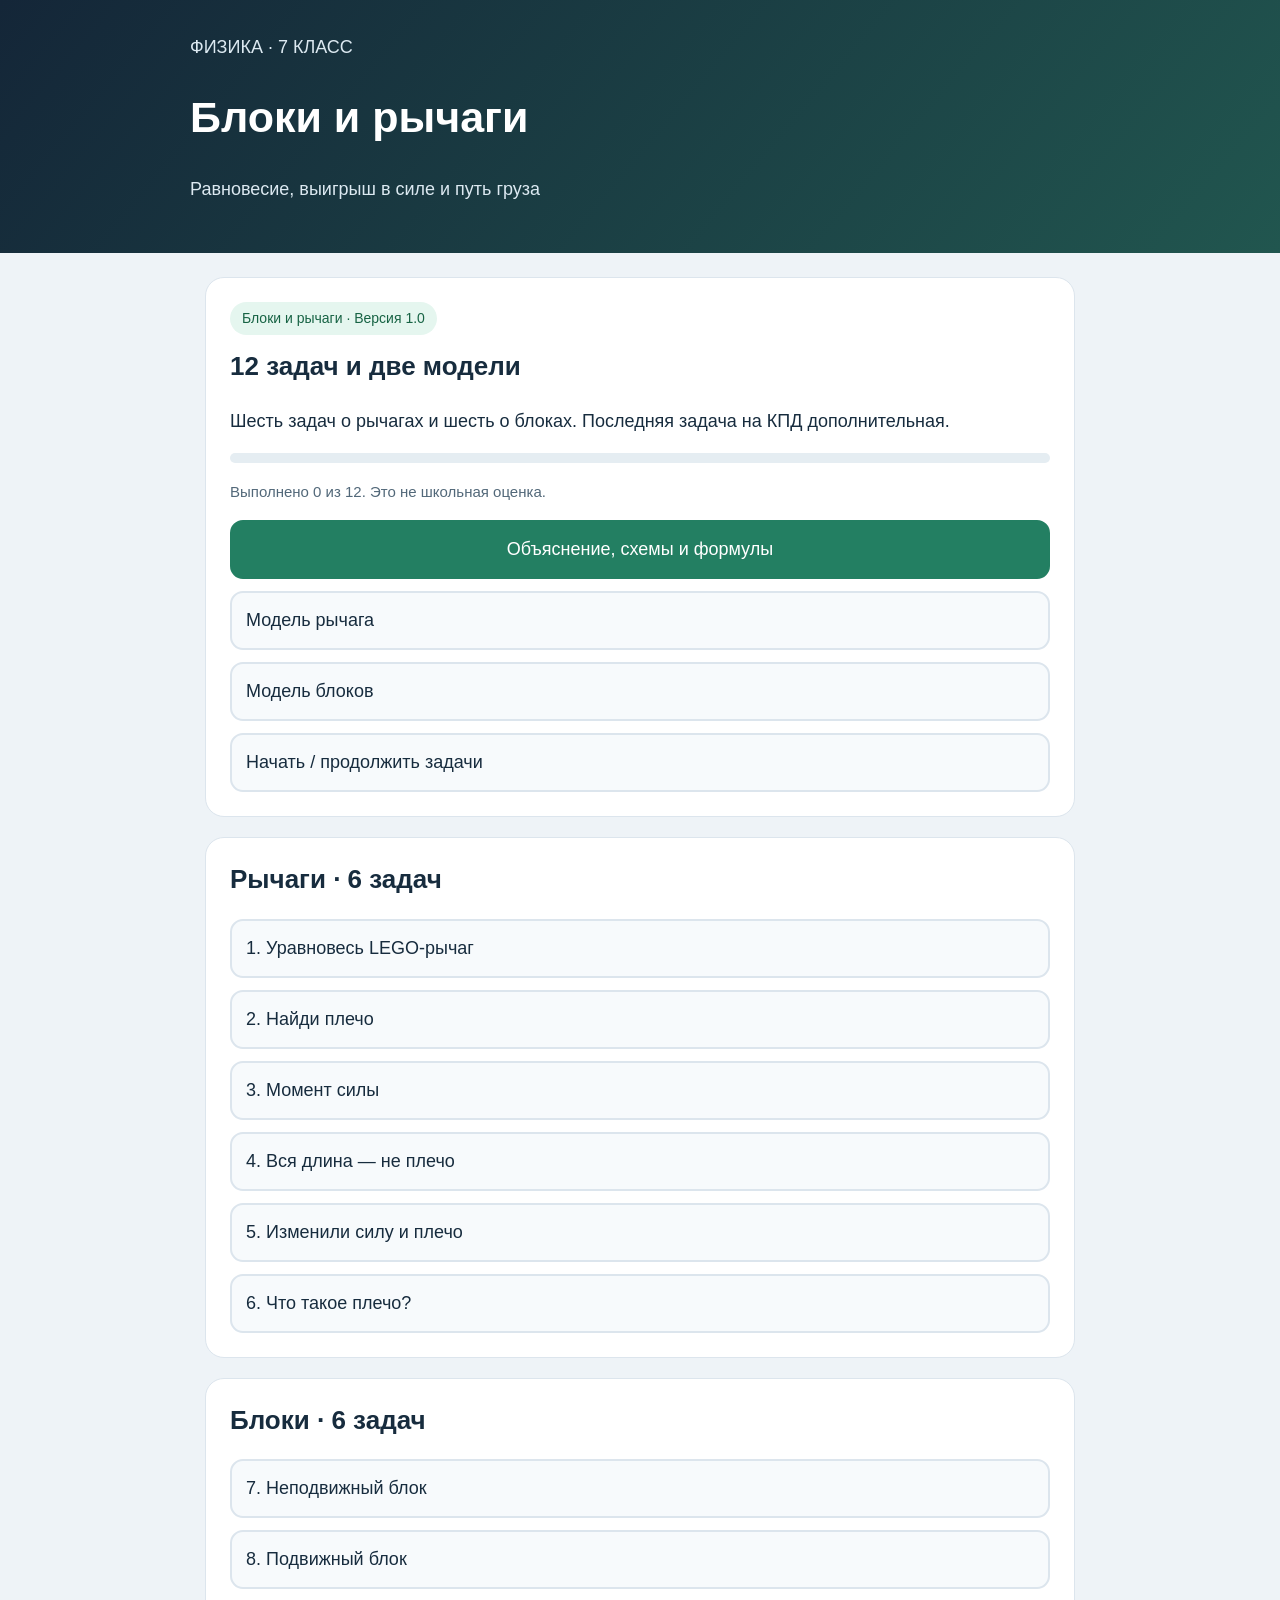
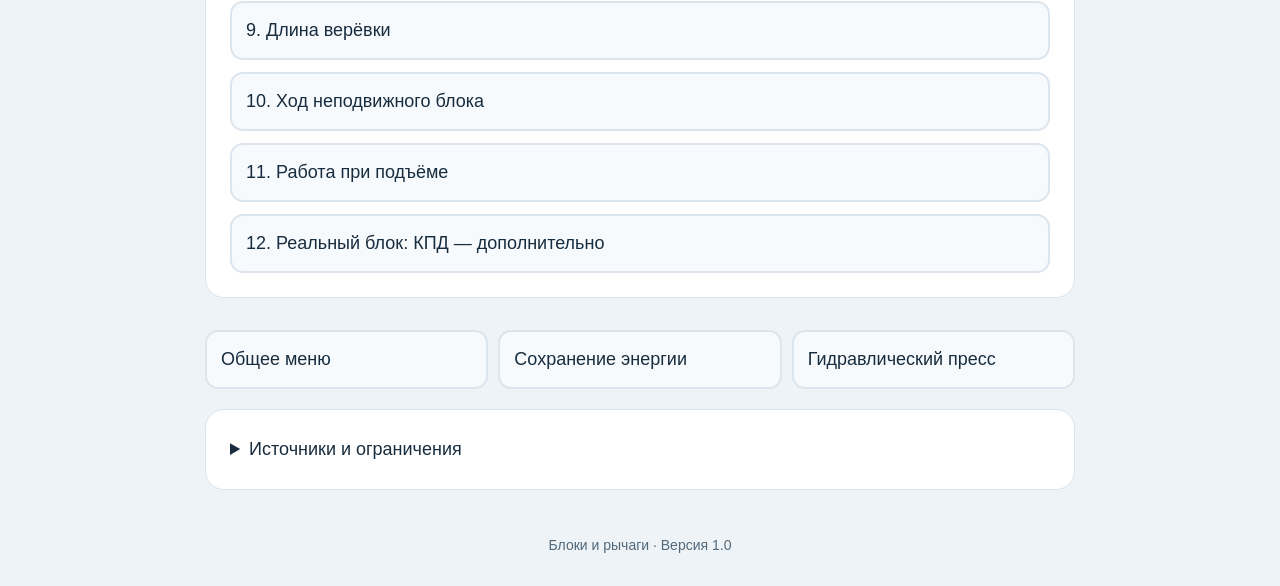
<file: mechanisms.html>
<!DOCTYPE html><html lang="ru"><head><meta charset="UTF-8"><meta name="viewport" content="width=device-width,initial-scale=1"><meta name="theme-color" content="#142638"><title>Блоки и рычаги</title><style>*{box-sizing:border-box}[hidden]{display:none!important}html{-webkit-text-size-adjust:100%}body{margin:0;background:#eef3f7;color:#172c3e;font:18px/1.7 -apple-system,BlinkMacSystemFont,"Segoe UI",Arial,sans-serif;overflow-wrap:anywhere}.wrap{max-width:900px;margin:auto}header{padding:32px 20px;background:linear-gradient(130deg,#142638,#21564f);color:white}header p{color:#dce9f1}h1{font-size:clamp(29px,7vw,43px);line-height:1.25}h2{font-size:26px;line-height:1.35;margin-top:0}h3{font-size:21px}main{padding:24px 15px}.card{background:white;border:1px solid #dce5ed;border-radius:19px;padding:24px;margin-bottom:20px}p{margin:0 0 16px}.muted,figcaption{font-size:15px;color:#526879}.tag{display:inline-block;background:#e5f6ef;color:#176344;border-radius:22px;padding:5px 12px;font-size:14px;margin-bottom:14px}button,.link{display:block;width:100%;padding:14px;margin-top:12px;min-height:50px;border:2px solid #dce5ed;border-radius:13px;color:#172c3e;background:#f7fafc;text-decoration:none;text-align:left;font:inherit;line-height:1.5;cursor:pointer;touch-action:manipulation}.primary{background:#237f62;border-color:#237f62;color:white;text-align:center}button:focus-visible,a:focus-visible,input:focus-visible,select:focus-visible,summary:focus-visible{outline:3px solid #237f62;outline-offset:3px}button:disabled,input:disabled{opacity:.7;cursor:default}input:not([type="range"]),select{width:100%;padding:14px;border:2px solid #bdced9;border-radius:12px;font:inherit;font-size:20px}input[type="range"]{width:100%;min-height:44px;accent-color:#237f62}label{display:block;margin:14px 0 6px}.feedback{padding:16px;border-radius:12px;margin-top:16px}.good{background:#e5f6ef;color:#15583e}.hint{background:#fff3d8;color:#704d10}figure{margin:0}svg{display:block;width:100%;height:auto;max-width:650px;margin:auto}figcaption{margin-top:10px}.flow{padding-left:25px}.flow li{padding:10px;margin:12px 0;background:#eef7fa;border-radius:10px}.bar{height:10px;background:#e5edf2;border-radius:10px;overflow:hidden;margin:16px 0}.bar div{height:100%;background:#237f62}footer{padding:0 20px 28px;text-align:center;font-size:14px;color:#526879}a{color:#176344}summary{cursor:pointer}.nav{display:flex;gap:10px;flex-wrap:wrap}.nav a{flex:1;min-width:180px}@media(max-width:480px){.card{padding:18px}body{font-size:17px}}</style></head><body><header><div class="wrap"><p>ФИЗИКА · 7 КЛАСС</p><h1>Блоки и рычаги</h1><p>Равновесие, выигрыш в силе и путь груза</p></div></header><main id="app" class="wrap"><section class="card"><h2>Загрузка…</h2></section></main><footer>Блоки и рычаги · Версия 1.0</footer><noscript>Для заданий нужен JavaScript.</noscript><script>
(function(){'use strict';
const TASKS=[{"id": "l1", "title": "Уравновесь LEGO-рычаг", "q": "Лёгкий горизонтальный рычаг: слева 6 Н на плече 10 см, справа неизвестная вертикальная сила вниз на плече 20 см. Найди правую силу для равновесия.", "type": "number", "answer": 3, "unit": "Н", "hints": ["Используй F₁l₁ = F₂l₂.", "F₂ = 6 × 10/20."], "solution": "F₂ = 3 Н. Моменты по 0,6 Н·м.", "group": "Рычаги · 6 задач"}, {"id": "l2", "title": "Найди плечо", "q": "Лёгкий горизонтальный рычаг: F₁ = 10 Н, l₁ = 30 см, F₂ = 15 Н. Силы вертикально вниз по разные стороны опоры. Найди l₂ для равновесия.", "type": "number", "answer": 20, "unit": "см", "hints": ["Вырази l₂ = F₁l₁/F₂.", "10 × 30/15."], "solution": "l₂ = 20 см.", "group": "Рычаги · 6 задач"}, {"id": "l3", "title": "Момент силы", "q": "Сила 8 Н имеет перпендикулярное плечо 0,25 м. Найди момент M = Fl.", "type": "number", "answer": 2, "unit": "Н·м", "hints": ["Умножь силу на плечо в метрах.", "8 × 0,25."], "solution": "M = 8 × 0,25 = 2 Н·м. Момент имеет единицу Н·м, но не является механической работой.", "group": "Рычаги · 6 задач"}, {"id": "l4", "title": "Вся длина — не плечо", "q": "Лёгкая прямая горизонтальная балка длиной 60 см имеет опору между концами в 10 см от левого конца. Слева вертикально вниз действует 20 Н. Какую силу вниз приложить к правому концу для равновесия?", "type": "number", "answer": 4, "unit": "Н", "hints": ["Левое плечо 10 см; правое 60 − 10 = 50 см.", "Fправ = 20 × 10/50."], "solution": "Fправ = 4 Н. Нельзя вместо правого плеча подставить всю длину 60 см.", "group": "Рычаги · 6 задач"}, {"id": "l5", "title": "Изменили силу и плечо", "q": "Силу увеличили вдвое, её перпендикулярное плечо уменьшили вдвое. Что с моментом этой силы?", "type": "choice", "options": ["Не изменился", "Увеличился вдвое", "Уменьшился вчетверо"], "answer": 0, "hints": ["Момент — произведение F на l.", "2F × l/2 = Fl."], "solution": "Момент не изменился. Равновесие всего рычага требует учёта остальных моментов.", "group": "Рычаги · 6 задач"}, {"id": "l6", "title": "Что такое плечо?", "q": "Как правильно определить плечо силы?", "type": "choice", "options": ["Кратчайшее расстояние от оси до линии действия силы", "Всегда вся длина рычага", "Всегда расстояние вдоль изогнутой ручки"], "answer": 0, "hints": ["Расстояние измеряется перпендикулярно линии действия силы.", "Для горизонтальной балки и вертикальной силы оно совпадает с горизонтальным расстоянием до точки приложения."], "solution": "Плечо — перпендикулярное расстояние от оси до линии действия силы.", "group": "Рычаги · 6 задач"}, {"id": "b1", "title": "Неподвижный блок", "q": "Идеальный неподвижный блок равномерно поднимает груз 3 кг. Найди силу на свободном конце верёвки при g = 10 Н/кг.", "type": "number", "answer": 30, "unit": "Н", "hints": ["Этот блок не даёт выигрыша в силе.", "F = mg."], "solution": "F = 3 × 10 = 30 Н.", "group": "Блоки · 6 задач"}, {"id": "b2", "title": "Подвижный блок", "q": "Идеальный подвижный блок с двумя вертикальными несущими ветвями равномерно поднимает груз 4 кг. Массой блока пренебречь. Найди силу на свободном конце при g = 10 Н/кг.", "type": "number", "answer": 20, "unit": "Н", "hints": ["Тяжесть груза 40 Н распределена на две ветви одной верёвки.", "F = mg/2."], "solution": "F = 4 × 10/2 = 20 Н.", "group": "Блоки · 6 задач"}, {"id": "b3", "title": "Длина верёвки", "q": "Груз с идеальным подвижным блоком на двух вертикальных несущих ветвях подняли на 1,5 м. На сколько нужно вытянуть свободный конец относительно закреплённой опоры?", "type": "number", "answer": 3, "unit": "м", "hints": ["Для такой схемы s = 2h.", "Дважды по 1,5 м."], "solution": "s = 2 × 1,5 = 3 м.", "group": "Блоки · 6 задач"}, {"id": "b4", "title": "Ход неподвижного блока", "q": "Идеальный неподвижный блок поднял груз на 2 м. На сколько переместился свободный конец верёвки?", "type": "number", "answer": 2, "unit": "м", "hints": ["Выигрыша ни в силе, ни в пути нет.", "s = h."], "solution": "s = 2 м. Направление движения концов может различаться.", "group": "Блоки · 6 задач"}, {"id": "b5", "title": "Работа при подъёме", "q": "Идеальный подвижный блок с двумя несущими ветвями равномерно поднимает 6 кг на 2 м. Найди полезную работу при g = 10 Н/кг. Формула Aпол = mgh.", "type": "number", "answer": 120, "unit": "Дж", "hints": ["Работа связана с подъёмом груза, а не только с силой натяжения.", "6 × 10 × 2."], "solution": "Aпол = 120 Дж. Натяжение 30 Н, путь свободного конца 4 м: Aзатр = 30 × 4 = 120 Дж.", "group": "Блоки · 6 задач"}, {"id": "b6", "title": "Реальный блок: КПД — дополнительно", "q": "Груз 8 кг равномерно поднят на 2 м подвижным блоком. Свободный конец переместился на 4 м, постоянная сила на нём 50 Н. Найди КПД: η = mgh/(Fs) × 100%, g = 10 Н/кг.", "type": "number", "answer": 80, "unit": "%", "hints": ["Полезная работа 8 × 10 × 2 = 160 Дж.", "Затраченная 50 × 4 = 200 Дж. Раздели и переведи в проценты."], "solution": "η = 160/200 × 100% = 80%. Это реальная схема с потерями, не идеальный блок.", "group": "Блоки · 6 задач"}],THEORY="<section class=\"card\"><h2>Рычаг: сравниваем моменты<\/h2><p>Рычаг — жёсткое тело с опорой, вокруг которой возможно вращение. Для простого горизонтального рычага с вертикальными силами по разные стороны опоры равновесие требует <strong>F₁l₁ = F₂l₂<\/strong>.<\/p><p>Момент силы M = Fl. Плечо l — кратчайшее расстояние от оси до линии действия силы. В общем случае это не вся длина ручки и не расстояние вдоль изогнутого рычага.<\/p><p>Момент измеряют в Н·м. В отношении плеч можно использовать одинаковые единицы, но для момента в СИ нужны метры.<\/p><p>В задачах весом рычага пренебрегаем или считаем его собственный момент уравновешенным. Реакция опоры тоже действует, но её момент относительно оси опоры равен нулю.<\/p><\/section><section class=\"card\"><h2>Блок: сначала рассмотри схему<\/h2><p>Идеальный неподвижный блок меняет направление силы, но не даёт выигрыша: <strong>F = mg; s = h<\/strong>.<\/p><p>Идеальный подвижный блок в показанной схеме поддерживают две вертикальные ветви одной верёвки: <strong>2F = mg; s = 2h<\/strong>. Здесь свободный конец тянут вверх; дополнительного направляющего неподвижного блока на рисунке нет.<\/p><p>В других схемах число несущих ветвей и углы могут отличаться. Нельзя назначать двукратный выигрыш любой системе только потому, что в ней есть подвижный блок.<\/p><p>Идеализация: верёвка невесома, нерастяжима, не проскальзывает, трения нет; массой блока пренебрегаем; груз поднимается равномерно.<\/p><\/section><section class=\"card\"><h2>Выигрыш в силе — не выигрыш в работе<\/h2><p>При постоянной силе вдоль движения A = Fs. Полезная работа равномерного подъёма Aпол = mgh.<\/p><p>В идеальной схеме Aзатр = Aпол. Для подвижного блока сила вдвое меньше, но путь свободного конца вдвое больше. Реальный механизм имеет потери.<\/p><p>КПД: η = Aпол/Aзатр × 100%. Это дополнительная расчётная тема. Нельзя путать момент силы с работой только потому, что размерность обеих величин включает Н·м.<\/p><\/section>",DIAGRAMS=[["<svg viewBox=\"0 0 600 320\" role=\"img\" aria-label=\"Горизонтальный рычаг с вертикальными силами по разные стороны опоры; плечи измерены от опоры до линий действия сил\" xmlns=\"http://www.w3.org/2000/svg\"><rect width=\"600\" height=\"320\" rx=\"16\" fill=\"#eef7fa\"/><path d=\"M75 150H525\" stroke=\"#31566c\" stroke-width=\"10\"/><path d=\"M300 155L265 210H335Z\" fill=\"#839ba8\"/><path d=\"M160 55L160 137M153.76746799814535 125.59142669542516L160 137L166.23253200185465 125.59142669542516\" stroke=\"#237f62\" stroke-width=\"4\" fill=\"none\"/><path d=\"M440 55L440 137M433.7674679981454 125.59142669542516L440 137L446.2325320018546 125.59142669542516\" stroke=\"#237f62\" stroke-width=\"4\" fill=\"none\"/><path d=\"M160 230H300M300 230H440\" stroke=\"#31566c\" stroke-width=\"2\"/><text x=\"160\" y=\"35\" text-anchor=\"middle\" font-family=\"Arial,sans-serif\" font-size=\"18\" fill=\"#173449\">F₁ вниз<\/text><text x=\"440\" y=\"35\" text-anchor=\"middle\" font-family=\"Arial,sans-serif\" font-size=\"18\" fill=\"#173449\">F₂ вниз<\/text><text x=\"230\" y=\"259\" text-anchor=\"middle\" font-family=\"Arial,sans-serif\" font-size=\"18\" fill=\"#173449\">l₁<\/text><text x=\"370\" y=\"259\" text-anchor=\"middle\" font-family=\"Arial,sans-serif\" font-size=\"18\" fill=\"#173449\">l₂<\/text><text x=\"300\" y=\"298\" text-anchor=\"middle\" font-family=\"Arial,sans-serif\" font-size=\"22\" fill=\"#173449\">Равновесие: F₁l₁ = F₂l₂<\/text><\/svg>", "Показаны две силы, создающие моменты. Реакция опоры не нарисована; весом рычага пренебрегаем."], ["<svg viewBox=\"0 0 600 320\" role=\"img\" aria-label=\"Неподвижный блок закреплён сверху, груз висит на левом конце верёвки, правый конец тянут вниз\" xmlns=\"http://www.w3.org/2000/svg\"><rect width=\"600\" height=\"320\" rx=\"16\" fill=\"#eef7fa\"/><path d=\"M180 35H420M300 35V65\" stroke=\"#31566c\" stroke-width=\"6\"/><circle cx=\"300\" cy=\"100\" r=\"35\" fill=\"#c7dbd0\" stroke=\"#31566c\" stroke-width=\"3\"/><circle cx=\"300\" cy=\"100\" r=\"5\" fill=\"#31566c\"/><path d=\"M265 220V100A35 35 0 0 1 335 100V235\" fill=\"none\" stroke=\"#b88632\" stroke-width=\"5\"/><rect x=\"240\" y=\"220\" width=\"50\" height=\"45\" rx=\"6\" fill=\"#f5c876\"/><path d=\"M380 170L380 245M373.7674679981454 233.59142669542516L380 245L386.2325320018546 233.59142669542516\" stroke=\"#237f62\" stroke-width=\"4\" fill=\"none\"/><text x=\"160\" y=\"245\" text-anchor=\"middle\" font-family=\"Arial,sans-serif\" font-size=\"18\" fill=\"#173449\">Груз<\/text><text x=\"465\" y=\"210\" text-anchor=\"middle\" font-family=\"Arial,sans-serif\" font-size=\"17\" fill=\"#173449\">Тянуть вниз<\/text><text x=\"300\" y=\"300\" text-anchor=\"middle\" font-family=\"Arial,sans-serif\" font-size=\"20\" fill=\"#173449\">Неподвижный блок: F = mg; s = h<\/text><\/svg>", "Ось закреплена. Один конец верёвки с грузом поднимается, свободный конец тянут вниз."], ["<svg viewBox=\"0 0 600 320\" role=\"img\" aria-label=\"Подвижный блок: один конец верёвки закреплён сверху, две вертикальные ветви поддерживают блок с грузом, свободный конец тянут вверх\" xmlns=\"http://www.w3.org/2000/svg\"><rect width=\"600\" height=\"320\" rx=\"16\" fill=\"#eef7fa\"/><path d=\"M180 35H425\" stroke=\"#31566c\" stroke-width=\"6\"/><circle cx=\"300\" cy=\"170\" r=\"35\" fill=\"#c7dbd0\" stroke=\"#31566c\" stroke-width=\"3\"/><circle cx=\"300\" cy=\"170\" r=\"5\" fill=\"#31566c\"/><path d=\"M265 35V170A35 35 0 0 0 335 170V60\" fill=\"none\" stroke=\"#b88632\" stroke-width=\"5\"/><path d=\"M300 170V230\" stroke=\"#31566c\" stroke-width=\"4\"/><rect x=\"275\" y=\"230\" width=\"50\" height=\"40\" rx=\"6\" fill=\"#f5c876\"/><path d=\"M380 140L380 60M386.2325320018546 71.40857330457484L380 60L373.7674679981454 71.40857330457484\" stroke=\"#237f62\" stroke-width=\"4\" fill=\"none\"/><text x=\"460\" y=\"90\" text-anchor=\"middle\" font-family=\"Arial,sans-serif\" font-size=\"17\" fill=\"#173449\">Тянуть вверх<\/text><text x=\"165\" y=\"150\" text-anchor=\"middle\" font-family=\"Arial,sans-serif\" font-size=\"16\" fill=\"#173449\">Две несущие<\/text><text x=\"165\" y=\"174\" text-anchor=\"middle\" font-family=\"Arial,sans-serif\" font-size=\"16\" fill=\"#173449\">ветви<\/text><text x=\"300\" y=\"305\" text-anchor=\"middle\" font-family=\"Arial,sans-serif\" font-size=\"19\" fill=\"#173449\">Подвижный блок: F = mg/2; s = 2h<\/text><\/svg>", "Один конец закреплён сверху, блок и груз движутся вместе. Две вертикальные ветви поддерживают подвижную систему."]],FLOW=["Рычаг: найди ось и перпендикулярные плечи", "Рычаг: сравни F₁l₁ и F₂l₂", "Блок: выясни, закреплена ли ось и сколько несущих ветвей", "Для показанных блоков используй F = mg или F = mg/2", "Согласуй перемещение верёвки и высоту груза", "Проверь работу: меньшая сила требует большего пути"],PULLEYS={"movable": "<svg viewBox=\"0 0 600 320\" role=\"img\" aria-label=\"Подвижный блок: один конец верёвки закреплён сверху, две вертикальные ветви поддерживают блок с грузом, свободный конец тянут вверх\" xmlns=\"http://www.w3.org/2000/svg\"><rect width=\"600\" height=\"320\" rx=\"16\" fill=\"#eef7fa\"/><path d=\"M180 35H425\" stroke=\"#31566c\" stroke-width=\"6\"/><circle cx=\"300\" cy=\"170\" r=\"35\" fill=\"#c7dbd0\" stroke=\"#31566c\" stroke-width=\"3\"/><circle cx=\"300\" cy=\"170\" r=\"5\" fill=\"#31566c\"/><path d=\"M265 35V170A35 35 0 0 0 335 170V60\" fill=\"none\" stroke=\"#b88632\" stroke-width=\"5\"/><path d=\"M300 170V230\" stroke=\"#31566c\" stroke-width=\"4\"/><rect x=\"275\" y=\"230\" width=\"50\" height=\"40\" rx=\"6\" fill=\"#f5c876\"/><path d=\"M380 140L380 60M386.2325320018546 71.40857330457484L380 60L373.7674679981454 71.40857330457484\" stroke=\"#237f62\" stroke-width=\"4\" fill=\"none\"/><text x=\"460\" y=\"90\" text-anchor=\"middle\" font-family=\"Arial,sans-serif\" font-size=\"17\" fill=\"#173449\">Тянуть вверх<\/text><text x=\"165\" y=\"150\" text-anchor=\"middle\" font-family=\"Arial,sans-serif\" font-size=\"16\" fill=\"#173449\">Две несущие<\/text><text x=\"165\" y=\"174\" text-anchor=\"middle\" font-family=\"Arial,sans-serif\" font-size=\"16\" fill=\"#173449\">ветви<\/text><text x=\"300\" y=\"305\" text-anchor=\"middle\" font-family=\"Arial,sans-serif\" font-size=\"19\" fill=\"#173449\">Подвижный блок: F = mg/2; s = 2h<\/text><\/svg>", "fixed": "<svg viewBox=\"0 0 600 320\" role=\"img\" aria-label=\"Неподвижный блок закреплён сверху, груз висит на левом конце верёвки, правый конец тянут вниз\" xmlns=\"http://www.w3.org/2000/svg\"><rect width=\"600\" height=\"320\" rx=\"16\" fill=\"#eef7fa\"/><path d=\"M180 35H420M300 35V65\" stroke=\"#31566c\" stroke-width=\"6\"/><circle cx=\"300\" cy=\"100\" r=\"35\" fill=\"#c7dbd0\" stroke=\"#31566c\" stroke-width=\"3\"/><circle cx=\"300\" cy=\"100\" r=\"5\" fill=\"#31566c\"/><path d=\"M265 220V100A35 35 0 0 1 335 100V235\" fill=\"none\" stroke=\"#b88632\" stroke-width=\"5\"/><rect x=\"240\" y=\"220\" width=\"50\" height=\"45\" rx=\"6\" fill=\"#f5c876\"/><path d=\"M380 170L380 245M373.7674679981454 233.59142669542516L380 245L386.2325320018546 233.59142669542516\" stroke=\"#237f62\" stroke-width=\"4\" fill=\"none\"/><text x=\"160\" y=\"245\" text-anchor=\"middle\" font-family=\"Arial,sans-serif\" font-size=\"18\" fill=\"#173449\">Груз<\/text><text x=\"465\" y=\"210\" text-anchor=\"middle\" font-family=\"Arial,sans-serif\" font-size=\"17\" fill=\"#173449\">Тянуть вниз<\/text><text x=\"300\" y=\"300\" text-anchor=\"middle\" font-family=\"Arial,sans-serif\" font-size=\"20\" fill=\"#173449\">Неподвижный блок: F = mg; s = h<\/text><\/svg>"},KEY='fizika7-mechanisms-v1',app=document.getElementById('app');let failed=false;
function load(){try{let p=JSON.parse(localStorage.getItem(KEY)),ids=new Set(TASKS.map(t=>t.id));return{done:p&&Array.isArray(p.done)?[...new Set(p.done.filter(id=>ids.has(id)))]:[],help:p&&Array.isArray(p.help)?p.help.filter(id=>ids.has(id)):[]}}catch(e){return{done:[],help:[]}}}
let state=load();function save(){try{localStorage.setItem(KEY,JSON.stringify(state));failed=false}catch(e){failed=true}}function notice(){return failed?'<p class="feedback hint" role="status">Прогресс не удалось сохранить. Задания доступны.</p>':''}function nav(){return '<nav class="nav" aria-label="Разделы"><a class="link" href="./start.html">Общее меню</a><a class="link" href="./energy.html">Сохранение энергии</a><a class="link" href="./hydraulic.html">Гидравлический пресс</a></nav>'}function fmt(n){return String(Math.round(n*1000000)/1000000).replace('.',',')}
function home(){app.innerHTML=`<section class="card"><span class="tag">Блоки и рычаги · Версия 1.0</span><h2>12 задач и две модели</h2><p>Шесть задач о рычагах и шесть о блоках. Последняя задача на КПД дополнительная.</p><div class="bar" role="progressbar" aria-label="Выполненные задания" aria-valuemin="0" aria-valuemax="12" aria-valuenow="${state.done.length}"><div style="width:${state.done.length/12*100}%"></div></div><p class="muted">Выполнено ${state.done.length} из 12. Это не школьная оценка.</p><button id="memo" class="primary">Объяснение, схемы и формулы</button><button id="lever">Модель рычага</button><button id="pulley">Модель блоков</button><button id="continue">Начать / продолжить задачи</button>${notice()}</section><div id="groups"></div>${nav()}<details class="card" style="margin-top:20px"><summary>Источники и ограничения</summary><p class="muted">Сверка: <a href="https://openstax.org/books/college-physics-2e/pages/9-5-simple-machines" target="_blank" rel="noopener noreferrer">OpenStax: простые механизмы</a>. Прогресс только в этом браузере; автоматически между устройствами не переносится и может исчезнуть при очистке данных.</p><p class="muted">Не поднимай тяжёлые грузы, не натягивай верёвки у лица и не используй настоящие лебёдки. Модели не предназначены для проектирования подъёмников и расчёта безопасности.</p></details>`;let groups=document.getElementById('groups');[...new Set(TASKS.map(t=>t.group))].forEach(group=>{let section=document.createElement('section');section.className='card';let title=document.createElement('h2');title.textContent=group;section.appendChild(title);TASKS.forEach((t,i)=>{if(t.group!==group)return;let b=document.createElement('button');b.textContent=(i+1)+'. '+t.title+(state.done.includes(t.id)?(state.help.includes(t.id)?' — с помощью':' — выполнено'):'');b.onclick=()=>task(i);section.appendChild(b)});groups.appendChild(section)});document.getElementById('memo').onclick=memo;document.getElementById('lever').onclick=lever;document.getElementById('pulley').onclick=pulley;document.getElementById('continue').onclick=()=>{let i=TASKS.findIndex(t=>!state.done.includes(t.id));task(i<0?0:i)};window.scrollTo(0,0)}
function memo(){app.innerHTML='<button id="back">← К задачам</button>'+THEORY+DIAGRAMS.map(d=>'<section class="card"><h2>Рассмотри схему</h2><figure>'+d[0]+'<figcaption>'+d[1]+'</figcaption></figure></section>').join('')+'<section class="card"><h2>Схема решения</h2><ol class="flow">'+FLOW.map(s=>'<li>'+s+'</li>').join('')+'</ol><button id="first" class="primary">Первая задача</button></section>'+nav();document.getElementById('back').onclick=home;document.getElementById('first').onclick=()=>task(0);window.scrollTo(0,0)}
function lever(){app.innerHTML=`<button id="back">← К задачам</button><section class="card" style="margin-top:18px"><span class="tag">Проверка равновесия, не анимация движения</span><h2>Рычаг: силы и плечи</h2><p>Балка горизонтальна, силы направлены вертикально вниз по разные стороны оси. Весом балки и трением в опоре пренебрегаем. Сравниваем моменты в этом положении.</p><label for="f1">Сила слева: <span id="f1-label">6</span> Н</label><input id="f1" type="range" min="1" max="20" step="1" value="6"><label for="l1">Левое плечо: <span id="l1-label">10</span> см</label><input id="l1" type="range" min="5" max="30" step="5" value="10"><label for="f2">Сила справа: <span id="f2-label">3</span> Н</label><input id="f2" type="range" min="1" max="20" step="1" value="3"><label for="l2">Правое плечо: <span id="l2-label">20</span> см</label><input id="l2" type="range" min="5" max="30" step="5" value="20"><figure><div id="lever-svg"></div><figcaption>Длины плеч меняются на рисунке. Длины стрелок не задают величины сил. Балка остаётся горизонтальной: модель показывает результат проверки, а не фактическую динамику.</figcaption></figure><div id="lever-result" class="feedback good" role="status" aria-live="polite"></div></section>${nav()}`;document.getElementById('back').onclick=home;let ids=['f1','l1','f2','l2'];function draw(){let F1=Number(document.getElementById('f1').value),L1=Number(document.getElementById('l1').value),F2=Number(document.getElementById('f2').value),L2=Number(document.getElementById('l2').value),M1=F1*L1/100,M2=F2*L2/100,x1=300-6*L1,x2=300+6*L2;[F1,L1,F2,L2].forEach((v,i)=>document.getElementById(ids[i]+'-label').textContent=fmt(v));let balanced=Math.abs(M1-M2)<1e-8;document.getElementById('lever-result').className='feedback '+(balanced?'good':'hint');document.getElementById('lever-result').textContent='Слева M₁ = '+fmt(M1)+' Н·м; справа M₂ = '+fmt(M2)+' Н·м. '+(balanced?'Равновесие по моментам.':M1>M2?'В этом положении левый конец стремится опуститься.':'В этом положении правый конец стремится опуститься.')+' Для равновесия при остальных прежних данных нужна правая сила F₂ = '+fmt(F1*L1/L2)+' Н.';document.getElementById('lever-svg').innerHTML=`<svg viewBox="0 0 600 290" role="img" aria-label="Горизонтальный рычаг с плечами ${L1} и ${L2} сантиметров" xmlns="http://www.w3.org/2000/svg"><rect width="600" height="290" rx="16" fill="#eef7fa"/><path d="M85 145H515" stroke="#31566c" stroke-width="10"/><path d="M300 151L270 198H330Z" fill="#839ba8"/><path d="M${x1} 60V133m-9-12 9 12 9-12M${x2} 60V133m-9-12 9 12 9-12" fill="none" stroke="#237f62" stroke-width="4"/><text x="${x1}" y="40" text-anchor="middle" font-size="18" font-family="Arial" fill="#173449">${F1} Н</text><text x="${x2}" y="40" text-anchor="middle" font-size="18" font-family="Arial" fill="#173449">${F2} Н</text><path d="M${x1} 218H300M300 218H${x2}" stroke="#31566c" stroke-width="2"/><text x="${(x1+300)/2}" y="248" text-anchor="middle" font-size="18" font-family="Arial" fill="#173449">${L1} см</text><text x="${(x2+300)/2}" y="248" text-anchor="middle" font-size="18" font-family="Arial" fill="#173449">${L2} см</text></svg>`}ids.forEach(id=>document.getElementById(id).oninput=draw);draw();window.scrollTo(0,0)}
function pulley(){app.innerHTML=`<button id="back">← К задачам</button><section class="card" style="margin-top:18px"><span class="tag">Идеальная система · равномерный подъём</span><h2>Сравни два блока</h2><p>Невесомая нерастяжимая верёвка, без трения; массой блока пренебрегаем. g = 10 Н/кг. Для подвижного блока здесь две вертикальные несущие ветви.</p><label for="kind">Схема</label><select id="kind"><option value="movable">Подвижный блок: две несущие ветви</option><option value="fixed">Неподвижный блок</option></select><label for="mass">Масса груза: <span id="mass-label">4</span> кг</label><input id="mass" type="range" min="1" max="10" step="1" value="4"><label for="height">Высота подъёма: <span id="height-label">2</span> м</label><input id="height" type="range" min="0.5" max="5" step="0.5" value="2"><figure><div id="pulley-svg"></div><figcaption id="pulley-caption"></figcaption></figure><div id="pulley-result" class="feedback good" role="status" aria-live="polite"></div></section>${nav()}`;document.getElementById('back').onclick=home;let kind=document.getElementById('kind'),mass=document.getElementById('mass'),height=document.getElementById('height');function draw(){let moving=kind.value==='movable',m=Number(mass.value),h=Number(height.value),n=moving?2:1,F=m*10/n,s=n*h,Ain=F*s,Aout=m*10*h;document.getElementById('mass-label').textContent=fmt(m);document.getElementById('height-label').textContent=fmt(h);document.getElementById('pulley-svg').innerHTML=PULLEYS[moving?'movable':'fixed'];document.getElementById('pulley-caption').textContent=moving?'В этой схеме свободный конец тянут вверх. Блок с грузом поддерживают две ветви. Положение рисунка не изображает текущую высоту подъёма.':'Ось закреплена сверху. Свободный конец тянут вниз. Положение рисунка не изображает текущую высоту подъёма.';document.getElementById('pulley-result').textContent='Тяжесть груза mg = '+fmt(m*10)+' Н. Сила на свободном конце F = '+fmt(F)+' Н. Для подъёма на '+fmt(h)+' м нужно переместить свободный конец на '+fmt(s)+' м. Работа входная: '+fmt(Ain)+' Дж; полезная: '+fmt(Aout)+' Дж. Идеальный КПД 100%.'}kind.onchange=draw;mass.oninput=draw;height.oninput=draw;draw();window.scrollTo(0,0)}
function parse(value){let s=value.trim().replace(',','.');return /^\d+(?:\.\d+)?$/.test(s)?Number(s):null}
function task(i){let t=TASKS[i],solved=false,helped=false,h=0;app.innerHTML=`<button id="back">← К задачам</button><section class="card" style="margin-top:18px"><span class="tag">Задача ${i+1} из 12 · ${t.group}</span><h2>${t.title}</h2><p>${t.q}</p>${t.type==='number'?'<form id="answer-form" novalidate><label for="answer">Ответ, '+t.unit+'</label><input id="answer" type="text" inputmode="decimal" autocomplete="off" aria-describedby="note"><p id="note" class="muted">Только число. Запятая и точка принимаются одинаково.</p><button id="check" class="primary" type="submit">Проверить</button></form>':'<div id="choices"></div>'}<button id="hint">Подсказка</button><div id="feedback" role="status" aria-live="polite" hidden></div><div id="hint-text" class="feedback hint" role="status" hidden></div><details id="solution" hidden><summary>Открыть разбор</summary><p>${t.solution}</p></details><button id="next" class="primary" hidden>${i<TASKS.length-1?'Следующая задача →':'Завершить тренажёр'}</button><button id="memo">Вернуться к объяснению</button><div id="storage-status"></div></section>`;document.getElementById('back').onclick=home;document.getElementById('memo').onclick=memo;let fb=document.getElementById('feedback');function message(s,ok){fb.hidden=false;fb.className='feedback '+(ok?'good':'hint');fb.textContent=s}function verify(value){if(solved)return;if(value===null||!Number.isFinite(value)){message('Введи число, например 3 или 0,5.',false);return}if(Math.abs(value-t.answer)>1e-8){helped=true;message('Пока не совпало. Проверь плечи, схему блока и единицы. Можно открыть подсказку.',false);return}solved=true;if(!state.done.includes(t.id))state.done.push(t.id);if(helped&&!state.help.includes(t.id))state.help.push(t.id);save();message('Верно! '+t.solution,true);if(t.type==='number'){document.getElementById('answer').disabled=true;document.getElementById('check').disabled=true}else document.getElementById('choices').querySelectorAll('button').forEach(b=>b.disabled=true);document.getElementById('hint').hidden=true;document.getElementById('next').hidden=false;document.getElementById('storage-status').innerHTML=notice()}
if(t.type==='number')document.getElementById('answer-form').onsubmit=e=>{e.preventDefault();verify(parse(document.getElementById('answer').value))};else{let box=document.getElementById('choices');t.options.forEach((s,k)=>{let b=document.createElement('button');b.textContent=s;b.onclick=()=>verify(k);box.appendChild(b)})}document.getElementById('hint').onclick=function(){helped=true;let box=document.getElementById('hint-text');box.hidden=false;box.textContent=t.hints[Math.min(h,t.hints.length-1)];h++;this.textContent='Ещё подсказка';if(h>=t.hints.length){this.disabled=true;this.textContent='Подсказки открыты';document.getElementById('solution').hidden=false}};document.getElementById('solution').ontoggle=function(){if(this.open)helped=true};document.getElementById('next').onclick=()=>i<TASKS.length-1?task(i+1):home();window.scrollTo(0,0)}
try{home()}catch(e){app.innerHTML='<section class="card"><h2>Не удалось открыть тренажёр</h2><pre id="error"></pre></section>';document.getElementById('error').textContent=String(e.message||e)}
})();
</script></body></html>
</file>
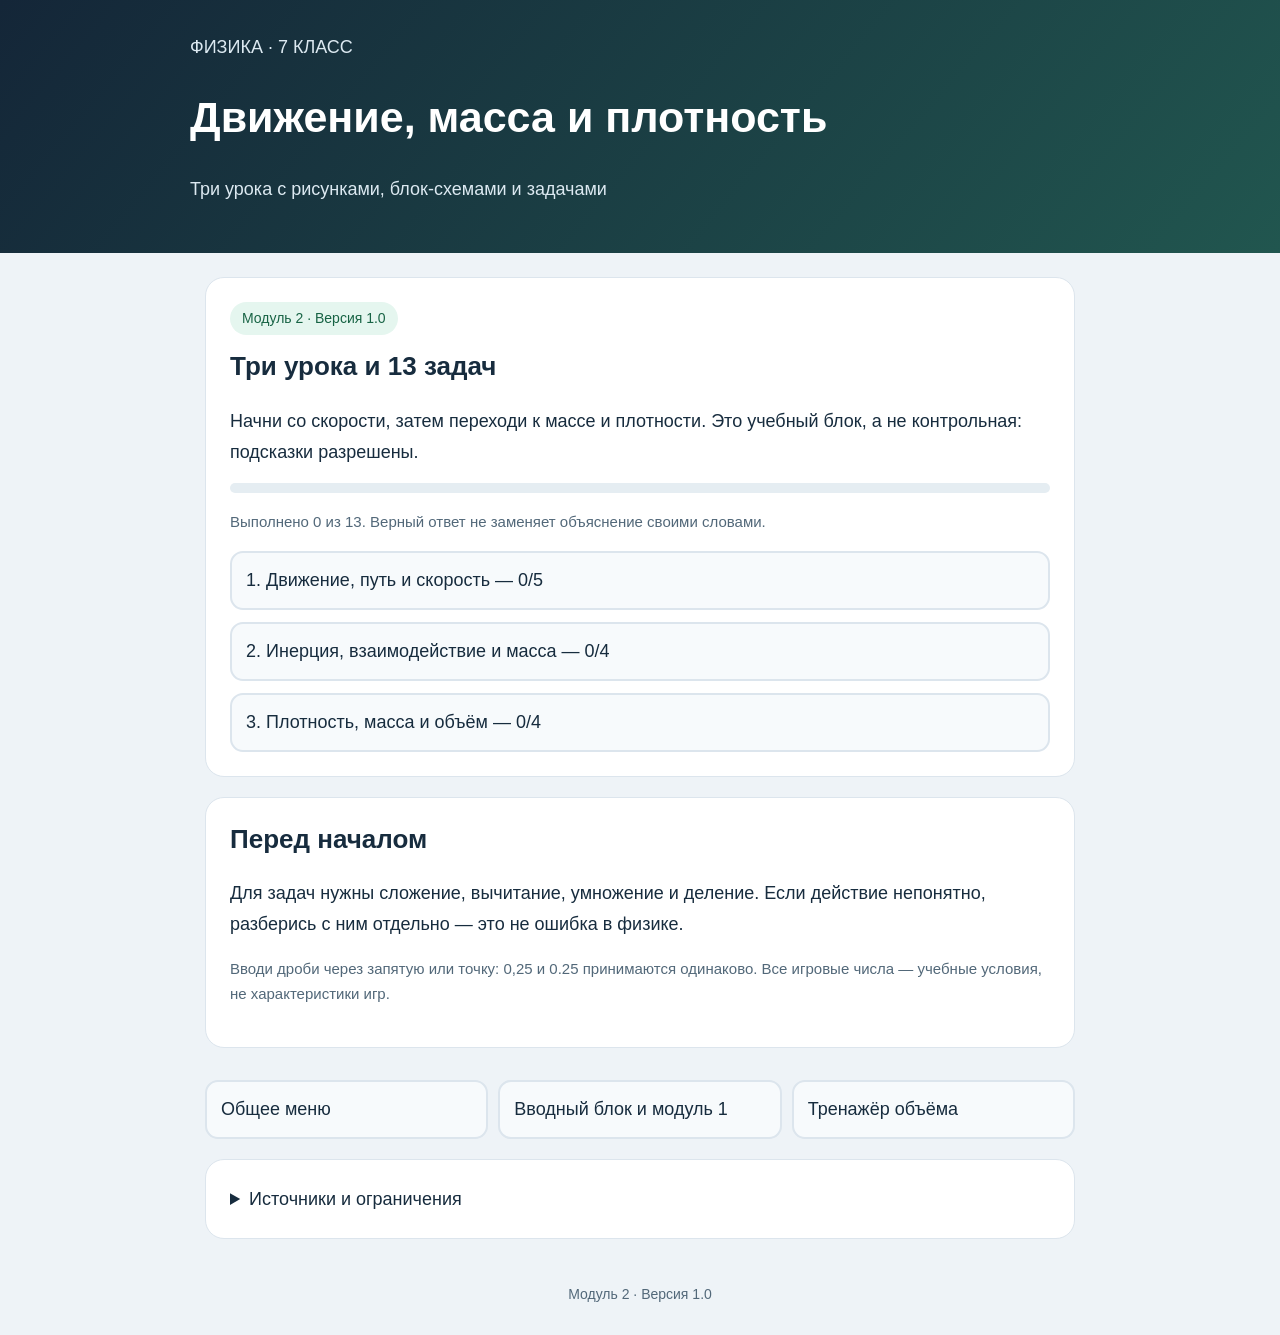
<file: module2.html>
<!DOCTYPE html><html lang="ru"><head><meta charset="UTF-8"><meta name="viewport" content="width=device-width,initial-scale=1"><meta name="theme-color" content="#142638"><title>Движение, масса и плотность</title><style>*{box-sizing:border-box}[hidden]{display:none!important}html{-webkit-text-size-adjust:100%}body{margin:0;background:#eef3f7;color:#172c3e;font:18px/1.7 -apple-system,BlinkMacSystemFont,"Segoe UI",Arial,sans-serif;overflow-wrap:anywhere}.wrap{max-width:900px;margin:auto}header{background:linear-gradient(130deg,#142638,#21564f);color:white;padding:32px 20px}header p{color:#dce9f1}h1{font-size:clamp(29px,7vw,43px);line-height:1.25}h2{font-size:26px;line-height:1.35;margin-top:0}h3{font-size:21px}main{padding:24px 15px}.card{background:white;border:1px solid #dce5ed;border-radius:19px;padding:24px;margin-bottom:20px}p{margin:0 0 16px}.muted,figcaption{font-size:15px;color:#526879}.tag{display:inline-block;background:#e5f6ef;color:#176344;border-radius:22px;padding:5px 12px;font-size:14px;margin-bottom:14px}button,.link{display:block;width:100%;padding:14px;margin-top:12px;min-height:50px;border:2px solid #dce5ed;border-radius:13px;color:#172c3e;background:#f7fafc;text-decoration:none;text-align:left;font:inherit;line-height:1.5;cursor:pointer;touch-action:manipulation}.primary{background:#237f62;border-color:#237f62;color:white;text-align:center}button:focus-visible,a:focus-visible,input:focus-visible,summary:focus-visible{outline:3px solid #237f62;outline-offset:3px}button:disabled,input:disabled{opacity:.7;cursor:default}input{width:100%;padding:14px;border:2px solid #bdced9;border-radius:12px;font:inherit;font-size:21px}.feedback{padding:16px;border-radius:12px;margin-top:16px}.good{background:#e5f6ef;color:#15583e}.hint{background:#fff3d8;color:#704d10}figure{margin:0}svg{display:block;width:100%;height:auto;max-width:650px;margin:auto}figcaption{margin-top:10px}.flow{padding-left:25px}.flow li{padding:10px;margin:12px 0;background:#eef7fa;border-radius:10px}.bar{height:10px;background:#e5edf2;border-radius:10px;overflow:hidden;margin:16px 0}.bar div{height:100%;background:#237f62}footer{padding:0 20px 28px;text-align:center;font-size:14px;color:#526879}a{color:#176344}summary{cursor:pointer}.nav{display:flex;gap:10px;flex-wrap:wrap}.nav a{flex:1;min-width:180px}@media(max-width:480px){.card{padding:18px}body{font-size:17px}}</style></head><body><header><div class="wrap"><p>ФИЗИКА · 7 КЛАСС</p><h1>Движение, масса и плотность</h1><p>Три урока с рисунками, блок-схемами и задачами</p></div></header><main id="app" class="wrap"><section class="card"><h2>Загрузка…</h2></section></main><noscript>Для заданий нужен JavaScript.</noscript><footer>Модуль 2 · Версия 1.0</footer><script>
(function(){'use strict';
const LESSONS=[{"id": "motion", "title": "Движение, путь и скорость", "subtitle": "Minecraft, условная техника и поход", "sections": [["1. Относительно чего движется тело?", "<p>Движение — изменение положения тела относительно другого тела со временем. Рыбак может покоиться относительно лодки и двигаться относительно берега.<\/p><p>Траектория — линия движения. Путь, обозначаемый s, — длина этой линии. Не путай его с расстоянием по прямой между началом и концом.<\/p>"], ["2. Скорость словами, затем формулой", "<p>На учебной карте модель прошла 12 м за 4 с. На каждую секунду в среднем приходится 12 ÷ 4 = 3 м.<\/p><p><strong>v = s ÷ t<\/strong>: скорость равна пути, делённому на время. Буква v — скорость, s — путь, t — время. 3 м/с читается «три метра в секунду».<\/p><p>Если движение равномерное: путь s = v × t; время t = s ÷ v. Единицы нужно согласовывать: для м/с — метры и секунды.<\/p>"], ["3. Единицы и средняя скорость", "<p>В 1 км — 1000 м, в 1 ч — 3600 с. Поэтому км/ч переводят в м/с делением на 3,6. Например, 36 км/ч = 10 м/с.<\/p><p>Это скорость условной машины в задаче, а не характеристика конкретной техники War Thunder.<\/p><p>Средняя скорость за весь маршрут — весь путь, делённый на всё время этого интервала. Привал входит во время, но не добавляет путь. Среднее арифметическое скоростей участков подходит не всегда.<\/p>"]], "diagrams": [{"svg": "<svg viewBox=\"0 0 600 260\" role=\"img\" aria-label=\"Условный маршрут: по 3 метра за каждую секунду\" xmlns=\"http://www.w3.org/2000/svg\"><rect width=\"600\" height=\"260\" rx=\"16\" fill=\"#eef7fa\"/><path d=\"M65 120H535\" stroke=\"#31566c\" stroke-width=\"5\"/><rect x=\"45\" y=\"100\" width=\"40\" height=\"40\" rx=\"5\" fill=\"#279c78\"/><text x=\"65\" y=\"175\" text-anchor=\"middle\" font-family=\"Arial,sans-serif\" font-size=\"17\" fill=\"#173449\">0 м<\/text><text x=\"65\" y=\"75\" text-anchor=\"middle\" font-family=\"Arial,sans-serif\" font-size=\"17\" fill=\"#173449\">0 с<\/text><rect x=\"160\" y=\"100\" width=\"40\" height=\"40\" rx=\"5\" fill=\"#279c78\"/><text x=\"180\" y=\"175\" text-anchor=\"middle\" font-family=\"Arial,sans-serif\" font-size=\"17\" fill=\"#173449\">3 м<\/text><text x=\"180\" y=\"75\" text-anchor=\"middle\" font-family=\"Arial,sans-serif\" font-size=\"17\" fill=\"#173449\">1 с<\/text><rect x=\"275\" y=\"100\" width=\"40\" height=\"40\" rx=\"5\" fill=\"#279c78\"/><text x=\"295\" y=\"175\" text-anchor=\"middle\" font-family=\"Arial,sans-serif\" font-size=\"17\" fill=\"#173449\">6 м<\/text><text x=\"295\" y=\"75\" text-anchor=\"middle\" font-family=\"Arial,sans-serif\" font-size=\"17\" fill=\"#173449\">2 с<\/text><rect x=\"390\" y=\"100\" width=\"40\" height=\"40\" rx=\"5\" fill=\"#279c78\"/><text x=\"410\" y=\"175\" text-anchor=\"middle\" font-family=\"Arial,sans-serif\" font-size=\"17\" fill=\"#173449\">9 м<\/text><text x=\"410\" y=\"75\" text-anchor=\"middle\" font-family=\"Arial,sans-serif\" font-size=\"17\" fill=\"#173449\">3 с<\/text><rect x=\"505\" y=\"100\" width=\"40\" height=\"40\" rx=\"5\" fill=\"#279c78\"/><text x=\"525\" y=\"175\" text-anchor=\"middle\" font-family=\"Arial,sans-serif\" font-size=\"17\" fill=\"#173449\">12 м<\/text><text x=\"525\" y=\"75\" text-anchor=\"middle\" font-family=\"Arial,sans-serif\" font-size=\"17\" fill=\"#173449\">4 с<\/text><text x=\"300\" y=\"224\" text-anchor=\"middle\" font-family=\"Arial,sans-serif\" font-size=\"19\" fill=\"#173449\">Учебная карта: за 4 с пройдено 12 м<\/text><\/svg>", "caption": "Учебный масштаб: одна ступень маршрута — 3 м. Это не справочник игровой скорости."}, {"svg": "<svg viewBox=\"0 0 600 260\" role=\"img\" aria-label=\"Движение 4 км за час и привал один час\" xmlns=\"http://www.w3.org/2000/svg\"><rect width=\"600\" height=\"260\" rx=\"16\" fill=\"#eef7fa\"/><rect x=\"30\" y=\"85\" width=\"250\" height=\"80\" rx=\"12\" fill=\"#a9dbf0\"/><rect x=\"310\" y=\"85\" width=\"260\" height=\"80\" rx=\"12\" fill=\"#ffe3aa\"/><text x=\"155\" y=\"118\" text-anchor=\"middle\" font-family=\"Arial,sans-serif\" font-size=\"19\" fill=\"#173449\">Движение: 1 час<\/text><text x=\"155\" y=\"148\" text-anchor=\"middle\" font-family=\"Arial,sans-serif\" font-size=\"19\" fill=\"#173449\">Путь: 4 км<\/text><text x=\"440\" y=\"118\" text-anchor=\"middle\" font-family=\"Arial,sans-serif\" font-size=\"19\" fill=\"#173449\">Привал: 1 час<\/text><text x=\"440\" y=\"148\" text-anchor=\"middle\" font-family=\"Arial,sans-serif\" font-size=\"19\" fill=\"#173449\">Путь: 0 км<\/text><text x=\"300\" y=\"220\" text-anchor=\"middle\" font-family=\"Arial,sans-serif\" font-size=\"18\" fill=\"#173449\">Средняя скорость = весь путь ÷ всё время<\/text><\/svg>", "caption": "Привал включён в рассматриваемый интервал. 4 км за 2 часа дают 2 км/ч."}], "flow": ["Назови неизвестное: v, s или t", "Выпиши данные и согласуй единицы", "Выбери: v = s/t; s = vt; t = s/v", "Посчитай и запиши единицу", "Проверь смысл ответа"], "activity": "Нарисуй маршрут до места рыбалки. Укажи участок движения и привал. Без измерений не выдавай предполагаемые числа за фактические.", "tasks": [{"id": "s1", "title": "Скорость на карте", "q": "В учебной карте путь 20 м пройден за 5 с. Найди среднюю скорость.", "answer": 4, "unit": "м/с", "hint": "Раздели весь путь на время.", "solution": "v = 20 ÷ 5 = 4 м/с.", "type": "number"}, {"id": "s2", "title": "Путь модели", "q": "Модель движется равномерно 3 м/с в течение 6 с. Найди путь.", "answer": 18, "unit": "м", "hint": "Каждую секунду она проходит 3 м. Возьми 3 шесть раз.", "solution": "s = 3 × 6 = 18 м.", "type": "number"}, {"id": "s3", "title": "Время маршрута", "q": "Условная машина равномерно проходит 40 м со скоростью 8 м/с. Сколько времени нужно?", "answer": 5, "unit": "с", "hint": "Сколько промежутков по 8 м помещается в 40 м?", "solution": "t = 40 ÷ 8 = 5 с.", "type": "number"}, {"id": "s4", "title": "Поход с привалом", "q": "Группа прошла 6 км за 2 часа, затем отдыхала 1 час. Найди среднюю скорость за все 3 часа.", "answer": 2, "unit": "км/ч", "hint": "Весь путь 6 км, всё время 2 + 1 = 3 часа.", "solution": "vср = 6 ÷ 3 = 2 км/ч.", "type": "number"}, {"id": "s5", "title": "Перевод скорости", "q": "Скорость условной машины 18 км/ч. Вырази её в м/с.", "answer": 5, "unit": "м/с", "hint": "Для перевода км/ч в м/с раздели на 3,6.", "solution": "18 ÷ 3,6 = 5 м/с.", "type": "number"}]}, {"id": "mass", "title": "Инерция, взаимодействие и масса", "subtitle": "LEGO-тележка и грузы стратегии", "sections": [["1. Почему тележка останавливается?", "<p>Катящаяся тележка на полу тормозит из-за взаимодействия с поверхностью и воздухом. Движение не «заканчивается само».<\/p><p>Инерция — сохранение скорости, когда воздействия других тел отсутствуют или скомпенсированы. Изменение скорости или направления связано с взаимодействием.<\/p>"], ["2. Что характеризует масса?", "<p>Масса характеризует инертность тела: при сопоставимом воздействии движение более массивного тела труднее одинаково быстро изменить.<\/p><p>Массу обозначают m. Единица СИ — килограмм, кг. 1 кг = 1000 г; 1 г = 0,001 кг; 1 т = 1000 кг. Например, 500 г = 0,5 кг.<\/p><p>В игре «масса» может быть условной характеристикой. В наших задачах масса явно задана как физическая величина.<\/p>"], ["3. Как взвесить модель?", "<p>Сначала проверь нуль весов и допустимую нагрузку. Если модель лежит в контейнере, из общей массы нужно вычесть массу пустого контейнера.<\/p><p>Например: пустой контейнер 100 г, вместе с моделью 350 г. Масса модели 350 − 100 = 250 г.<\/p><p>Масса и сила — разные величины. Массу записывают в кг, а не в ньютонах. Различие веса и силы тяжести разберём отдельно.<\/p>"]], "diagrams": [{"svg": "<svg viewBox=\"0 0 600 260\" role=\"img\" aria-label=\"Масса пустого контейнера 150 граммов, контейнера с моделью 900 граммов\" xmlns=\"http://www.w3.org/2000/svg\"><rect width=\"600\" height=\"260\" rx=\"16\" fill=\"#eef7fa\"/><rect x=\"70\" y=\"100\" width=\"190\" height=\"100\" rx=\"12\" fill=\"#d3e4eb\"/><rect x=\"95\" y=\"137\" width=\"140\" height=\"40\" rx=\"5\" fill=\"white\"/><text x=\"165\" y=\"165\" text-anchor=\"middle\" font-family=\"Arial,sans-serif\" font-size=\"25\" fill=\"#173449\">150 г<\/text><rect x=\"340\" y=\"100\" width=\"190\" height=\"100\" rx=\"12\" fill=\"#d3e4eb\"/><rect x=\"365\" y=\"137\" width=\"140\" height=\"40\" rx=\"5\" fill=\"white\"/><text x=\"435\" y=\"165\" text-anchor=\"middle\" font-family=\"Arial,sans-serif\" font-size=\"25\" fill=\"#173449\">900 г<\/text><path d=\"M90 65v30h150V65\" fill=\"none\" stroke=\"#31566c\" stroke-width=\"4\"/><rect x=\"365\" y=\"45\" width=\"140\" height=\"48\" rx=\"5\" fill=\"#279c78\"/><text x=\"165\" y=\"232\" text-anchor=\"middle\" font-family=\"Arial,sans-serif\" font-size=\"19\" fill=\"#173449\">Контейнер<\/text><text x=\"435\" y=\"232\" text-anchor=\"middle\" font-family=\"Arial,sans-serif\" font-size=\"17\" fill=\"#173449\">Контейнер + модель<\/text><\/svg>", "caption": "Условные показания весов. Масса модели: 900 − 150 = 750 г. Это не реальные измерения ученика."}], "flow": ["Проверь нуль и предел весов", "Взвесь сухой пустой контейнер", "Взвесь контейнер с моделью", "Вычти массу контейнера", "Переведи г в кг, если требуется"], "activity": "Если есть весы, взвесь сухую небольшую LEGO-модель. Не используй мокрые, горячие и чрезмерно тяжёлые предметы. Если весов нет, разбери рисунок словами.", "tasks": [{"id": "m1", "title": "Причина остановки", "q": "Почему тележка, катящаяся по полу, обычно останавливается?", "options": ["Потому что на неё действуют сопротивление и трение", "Потому что всякое движение обязательно прекращается само"], "answer": 0, "hint": "Подумай о взаимодействии колёс, поверхности и воздуха.", "solution": "На движение влияют взаимодействия с поверхностью и воздухом.", "type": "choice"}, {"id": "m2", "title": "Граммы в килограммы", "q": "Масса модели 250 г. Вырази массу в кг.", "answer": 0.25, "unit": "кг", "hint": "В одном килограмме 1000 граммов: раздели на 1000.", "solution": "250 ÷ 1000 = 0,25 кг.", "type": "number"}, {"id": "m3", "title": "Контейнер и модель", "q": "Пустой контейнер 150 г, контейнер с моделью 900 г. Найди массу модели.", "answer": 750, "unit": "г", "hint": "Общая масса включает контейнер. Его массу нужно вычесть.", "solution": "900 − 150 = 750 г.", "type": "number"}, {"id": "m4", "title": "Единица массы", "q": "В какой записи указана масса?", "options": ["2 кг", "2 м/с", "2 секунды"], "answer": 0, "hint": "Килограмм — единица массы; м/с — скорости; секунда — времени.", "solution": "Верно: 2 кг — масса.", "type": "choice"}]}, {"id": "density", "title": "Плотность, масса и объём", "subtitle": "Камень, пластилин и доставка ресурсов", "sections": [["1. Одинаковый объём — разная масса", "<p>Два сплошных образца одинакового объёма могут иметь разные массы. Плотность показывает массу единицы объёма.<\/p><p><strong>ρ = m ÷ V<\/strong>. Буква ρ читается «ро», m — масса, V — объём. Например, 60 г материала занимают 40 см³: ρ = 60 ÷ 40 = 1,5 г/см³.<\/p><p>Это учебный образец, а не универсальная плотность любого пластилина или детали LEGO.<\/p>"], ["2. Как выбрать формулу и единицы?", "<p>Плотность: ρ = m/V. Масса: m = ρV. Объём: V = m/ρ.<\/p><p>Если масса в г, а объём в см³, плотность получается в г/см³. В СИ: кг/м³. 1 г/см³ = 1000 кг/м³; например, 1,5 г/см³ = 1500 кг/м³.<\/p><p>1 мл = 1 см³. 1 л = 0,001 м³; 1 см³ = 0,000001 м³. Новые переводы лучше тренировать отдельно от новой формулы.<\/p>"], ["3. Что важно не перепутать?", "<p>Для маленького непористого, нерастворимого тонущего камня объём находят по подъёму уровня воды: V = V₂ − V₁. Камень полностью погружают без расплескивания и пузырьков.<\/p><p>Сначала взвешивают сухой камень, потом измеряют его объём водой. Совпадение плотности со справочником позволяет предположить материал, но не доказывает состав однозначно.<\/p><p>Различай плотность материала и среднюю плотность полой модели. У щебня есть промежутки между камнями: плотность цельной породы и насыпная плотность — не одно и то же.<\/p>"]], "diagrams": [{"svg": "<svg viewBox=\"0 0 600 260\" role=\"img\" aria-label=\"Два условных сплошных образца по 10 см³ с разной массой\" xmlns=\"http://www.w3.org/2000/svg\"><rect width=\"600\" height=\"260\" rx=\"16\" fill=\"#eef7fa\"/><rect x=\"70\" y=\"70\" width=\"160\" height=\"120\" rx=\"12\" fill=\"#a9dbf0\"/><rect x=\"370\" y=\"70\" width=\"160\" height=\"120\" rx=\"12\" fill=\"#ffd7a2\"/><text x=\"150\" y=\"40\" text-anchor=\"middle\" font-family=\"Arial,sans-serif\" font-size=\"19\" fill=\"#173449\">Одинаковый объём<\/text><text x=\"450\" y=\"40\" text-anchor=\"middle\" font-family=\"Arial,sans-serif\" font-size=\"19\" fill=\"#173449\">Одинаковый объём<\/text><text x=\"150\" y=\"116\" text-anchor=\"middle\" font-family=\"Arial,sans-serif\" font-size=\"23\" fill=\"#173449\">10 см³<\/text><text x=\"150\" y=\"155\" text-anchor=\"middle\" font-family=\"Arial,sans-serif\" font-size=\"23\" fill=\"#173449\">10 г<\/text><text x=\"450\" y=\"116\" text-anchor=\"middle\" font-family=\"Arial,sans-serif\" font-size=\"23\" fill=\"#173449\">10 см³<\/text><text x=\"450\" y=\"155\" text-anchor=\"middle\" font-family=\"Arial,sans-serif\" font-size=\"23\" fill=\"#173449\">20 г<\/text><text x=\"150\" y=\"235\" text-anchor=\"middle\" font-family=\"Arial,sans-serif\" font-size=\"19\" fill=\"#173449\">1 г/см³<\/text><text x=\"450\" y=\"235\" text-anchor=\"middle\" font-family=\"Arial,sans-serif\" font-size=\"19\" fill=\"#173449\">2 г/см³<\/text><\/svg>", "caption": "Сравнение двух разных условных материалов. Плотность — не «просто тяжесть». Всегда учитывай объём."}, {"svg": "<svg viewBox=\"0 0 600 260\" role=\"img\" aria-label=\"Измерение объёма маленького камня вытеснением воды\" xmlns=\"http://www.w3.org/2000/svg\"><rect width=\"600\" height=\"260\" rx=\"16\" fill=\"#eef7fa\"/><path d=\"M90 60v130h120V60M390 60v130h120V60\" stroke=\"#31566c\" stroke-width=\"3\" fill=\"white\"/><path d=\"M93 130h114v57H93Z\" fill=\"#a9dbf0\"/><path d=\"M393 100h114v87H393Z\" fill=\"#a9dbf0\"/><ellipse cx=\"450\" cy=\"150\" rx=\"30\" ry=\"20\" fill=\"#8396a2\"/><text x=\"150\" y=\"227\" text-anchor=\"middle\" font-family=\"Arial,sans-serif\" font-size=\"19\" fill=\"#173449\">До: 50 мл<\/text><text x=\"450\" y=\"227\" text-anchor=\"middle\" font-family=\"Arial,sans-serif\" font-size=\"19\" fill=\"#173449\">После: 70 мл<\/text><text x=\"300\" y=\"125\" text-anchor=\"middle\" font-family=\"Arial,sans-serif\" font-size=\"35\" fill=\"#173449\">→<\/text><text x=\"300\" y=\"35\" text-anchor=\"middle\" font-family=\"Arial,sans-serif\" font-size=\"19\" fill=\"#173449\">Объём камня: 70 − 50 = 20 см³<\/text><\/svg>", "caption": "Подъём уровня воды даёт объём камня, а не его массу."}], "flow": ["Назови неизвестное: ρ, m или V", "Выбери согласованные единицы", "Используй ρ = m/V; m = ρV; V = m/ρ", "Подставь данные и посчитай", "Проверь единицу и смысл"], "activity": "Слепи шар и лепёшку из одного куска пластилина без потери материала. Объясни, почему новая форма сама по себе не означает новую массу. Измерения без приборов не выдумывай.", "tasks": [{"id": "d1", "title": "Найди плотность", "q": "Сплошной образец массой 60 г занимает 40 см³. Найди плотность.", "answer": 1.5, "unit": "г/см³", "hint": "Плотность — масса, делённая на объём.", "solution": "ρ = 60 ÷ 40 = 1,5 г/см³.", "type": "number"}, {"id": "d2", "title": "Масса материала", "q": "Плотность материала 1,2 г/см³, объём 50 см³. Найди массу.", "answer": 60, "unit": "г", "hint": "В каждом см³ содержится 1,2 г. Умножь на 50.", "solution": "m = 1,2 × 50 = 60 г.", "type": "number"}, {"id": "d3", "title": "Какой объём?", "q": "Масса сплошного образца 120 г, плотность 2 г/см³. Найди объём.", "answer": 60, "unit": "см³", "hint": "Раздели массу на плотность.", "solution": "V = 120 ÷ 2 = 60 см³.", "type": "number"}, {"id": "d4", "title": "Плотность в СИ", "q": "Вырази 1,5 г/см³ в кг/м³.", "answer": 1500, "unit": "кг/м³", "hint": "Для этого перевода умножь на 1000.", "solution": "1,5 × 1000 = 1500 кг/м³.", "type": "number"}]}],KEY='fizika7-module2-v1',app=document.getElementById('app');
const ALL=LESSONS.flatMap(l=>l.tasks);let failed=false;
function load(){try{let p=JSON.parse(localStorage.getItem(KEY));let ids=new Set(ALL.map(t=>t.id));return{done:p&&Array.isArray(p.done)?[...new Set(p.done.filter(id=>ids.has(id)))]:[],help:p&&Array.isArray(p.help)?p.help.filter(id=>ids.has(id)):[]}}catch(e){return{done:[],help:[]}}}
let state=load();function save(){try{localStorage.setItem(KEY,JSON.stringify(state));failed=false}catch(e){failed=true}}
function notice(){return failed?'<p class="feedback hint" role="status">Прогресс не удалось сохранить в браузере. Сами задания работают.</p>':''}
function nav(){return '<nav class="nav" aria-label="Разделы сайта"><a class="link" href="./start.html">Общее меню</a><a class="link" href="./index.html">Вводный блок и модуль 1</a><a class="link" href="./volume.html">Тренажёр объёма</a></nav>'}
function home(){app.innerHTML=`<section class="card"><span class="tag">Модуль 2 · Версия 1.0</span><h2>Три урока и 13 задач</h2><p>Начни со скорости, затем переходи к массе и плотности. Это учебный блок, а не контрольная: подсказки разрешены.</p><div class="bar" role="progressbar" aria-label="Выполненные задачи" aria-valuemin="0" aria-valuemax="${ALL.length}" aria-valuenow="${state.done.length}"><div style="width:${state.done.length/ALL.length*100}%"></div></div><p class="muted">Выполнено ${state.done.length} из ${ALL.length}. Верный ответ не заменяет объяснение своими словами.</p><div id="lesson-list"></div>${notice()}</section><section class="card"><h2>Перед началом</h2><p>Для задач нужны сложение, вычитание, умножение и деление. Если действие непонятно, разберись с ним отдельно — это не ошибка в физике.</p><p class="muted">Вводи дроби через запятую или точку: 0,25 и 0.25 принимаются одинаково. Все игровые числа — учебные условия, не характеристики игр.</p></section>${nav()}<details class="card" style="margin-top:20px"><summary>Источники и ограничения</summary><p class="muted">Темы адаптированы из исходного курса физики 7 класса. Скорость: <a href="https://www.bbc.co.uk/bitesize/articles/zcr3tv4" target="_blank" rel="noopener noreferrer">BBC Bitesize</a>. Плотность: <a href="https://www.bbc.co.uk/bitesize/topics/zqcfjfr/watch/z9tfwsg" target="_blank" rel="noopener noreferrer">BBC Bitesize</a>. Порядок школьных тем сверяют с учителем.</p><p class="muted">Прогресс хранится в этом браузере; автоматически между устройствами не переносится. Не используй настоящую технику, тяжёлые грузы или глубокую воду для проверки задач.</p></details>`;const list=document.getElementById('lesson-list');LESSONS.forEach((l,i)=>{let b=document.createElement('button');let n=l.tasks.filter(t=>state.done.includes(t.id)).length;b.textContent=(i+1)+'. '+l.title+' — '+n+'/'+l.tasks.length;b.onclick=()=>openLesson(i);list.appendChild(b)});window.scrollTo(0,0)}
function openLesson(i){const l=LESSONS[i];app.innerHTML=`<button id="back">← К урокам модуля</button><section class="card" style="margin-top:18px"><span class="tag">Урок ${i+1} из 3</span><h2>${l.title}</h2><p class="muted">${l.subtitle}</p>${l.sections.map(s=>'<h3>'+s[0]+'</h3>'+s[1]).join('')}</section>${l.diagrams.map(d=>'<section class="card"><h2>Посмотри на рисунок</h2><figure>'+d.svg+'<figcaption>'+d.caption+'</figcaption></figure></section>').join('')}<section class="card"><h2>Схема решения</h2><ol class="flow">${l.flow.map(s=>'<li>'+s+'</li>').join('')}</ol></section><section class="card"><h2>Самостоятельные задачи</h2><div id="tasks"></div></section><section class="card"><h2>Попробуй вне экрана</h2><p>${l.activity}</p></section>${nav()}`;document.getElementById('back').onclick=home;const list=document.getElementById('tasks');l.tasks.forEach((t,k)=>{const b=document.createElement('button');b.textContent=(k+1)+'. '+t.title+(state.done.includes(t.id)?(state.help.includes(t.id)?' — с помощью':' — выполнено'):'');b.onclick=()=>openTask(i,k);list.appendChild(b)});window.scrollTo(0,0)}
function parse(value){const s=value.trim().replace(',','.');return /^\d+(?:\.\d+)?$/.test(s)?Number(s):null}
function openTask(li,ti){const l=LESSONS[li],t=l.tasks[ti];let helped=false,solved=false;app.innerHTML=`<button id="lesson-back">← К объяснению урока</button><section class="card" style="margin-top:18px"><span class="tag">Задача ${ti+1} из ${l.tasks.length}</span><h2>${t.title}</h2><p>${t.q}</p>${t.type==='number'?'<form id="answer-form" novalidate><label for="answer">Ответ, '+t.unit+'</label><input id="answer" type="text" inputmode="decimal" autocomplete="off" aria-describedby="answer-note"><p class="muted" id="answer-note">Введи только число. Единица уже указана.</p><button id="check" type="submit" class="primary">Проверить</button></form>':'<div id="choices"></div>'}<button id="hint">Подсказка</button><div id="feedback" role="status" aria-live="polite" hidden></div><div id="hint-text" role="status" class="feedback hint" hidden></div><details id="solution" hidden><summary>Открыть полный разбор</summary><p>${t.solution}</p></details><button id="next" class="primary" hidden>${ti<l.tasks.length-1?'Следующая задача →':li<LESSONS.length-1?'Следующий урок →':'К меню модуля'}</button><div id="storage-status"></div></section>`;document.getElementById('lesson-back').onclick=()=>openLesson(li);const fb=document.getElementById('feedback');function message(text,correct){fb.hidden=false;fb.className='feedback '+(correct?'good':'hint');fb.textContent=text}function verify(value){if(solved)return;if(value===null||!Number.isFinite(value)){message('Введи число: например 5 или 0,25.',false);return}if(Math.abs(value-t.answer)>1e-8){helped=true;message('Пока не совпало. Проверь единицы и выбранное действие. Можно открыть подсказку.',false);return}solved=true;if(!state.done.includes(t.id))state.done.push(t.id);if(helped&&!state.help.includes(t.id))state.help.push(t.id);save();message('Верно! '+t.solution,true);if(t.type==='number'){document.getElementById('answer').disabled=true;document.getElementById('check').disabled=true}else{document.getElementById('choices').querySelectorAll('button').forEach(b=>b.disabled=true)}document.getElementById('hint').hidden=true;document.getElementById('next').hidden=false;document.getElementById('storage-status').innerHTML=notice()}
if(t.type==='number'){document.getElementById('answer-form').onsubmit=e=>{e.preventDefault();verify(parse(document.getElementById('answer').value))}}else{let choices=document.getElementById('choices');t.options.forEach((s,i)=>{let b=document.createElement('button');b.textContent=s;b.onclick=()=>verify(i);choices.appendChild(b)})}
document.getElementById('hint').onclick=function(){helped=true;let box=document.getElementById('hint-text');box.hidden=false;box.textContent=t.hint;document.getElementById('solution').hidden=false;this.hidden=true};document.getElementById('solution').ontoggle=function(){if(this.open)helped=true};document.getElementById('next').onclick=()=>{if(ti<l.tasks.length-1)openTask(li,ti+1);else if(li<LESSONS.length-1)openLesson(li+1);else home()};window.scrollTo(0,0)}
try{home()}catch(e){app.innerHTML='<section class="card"><h2>Не удалось открыть модуль</h2><pre id="error"></pre></section>';document.getElementById('error').textContent=String(e.message||e)}
})();
</script></body></html>
</file>
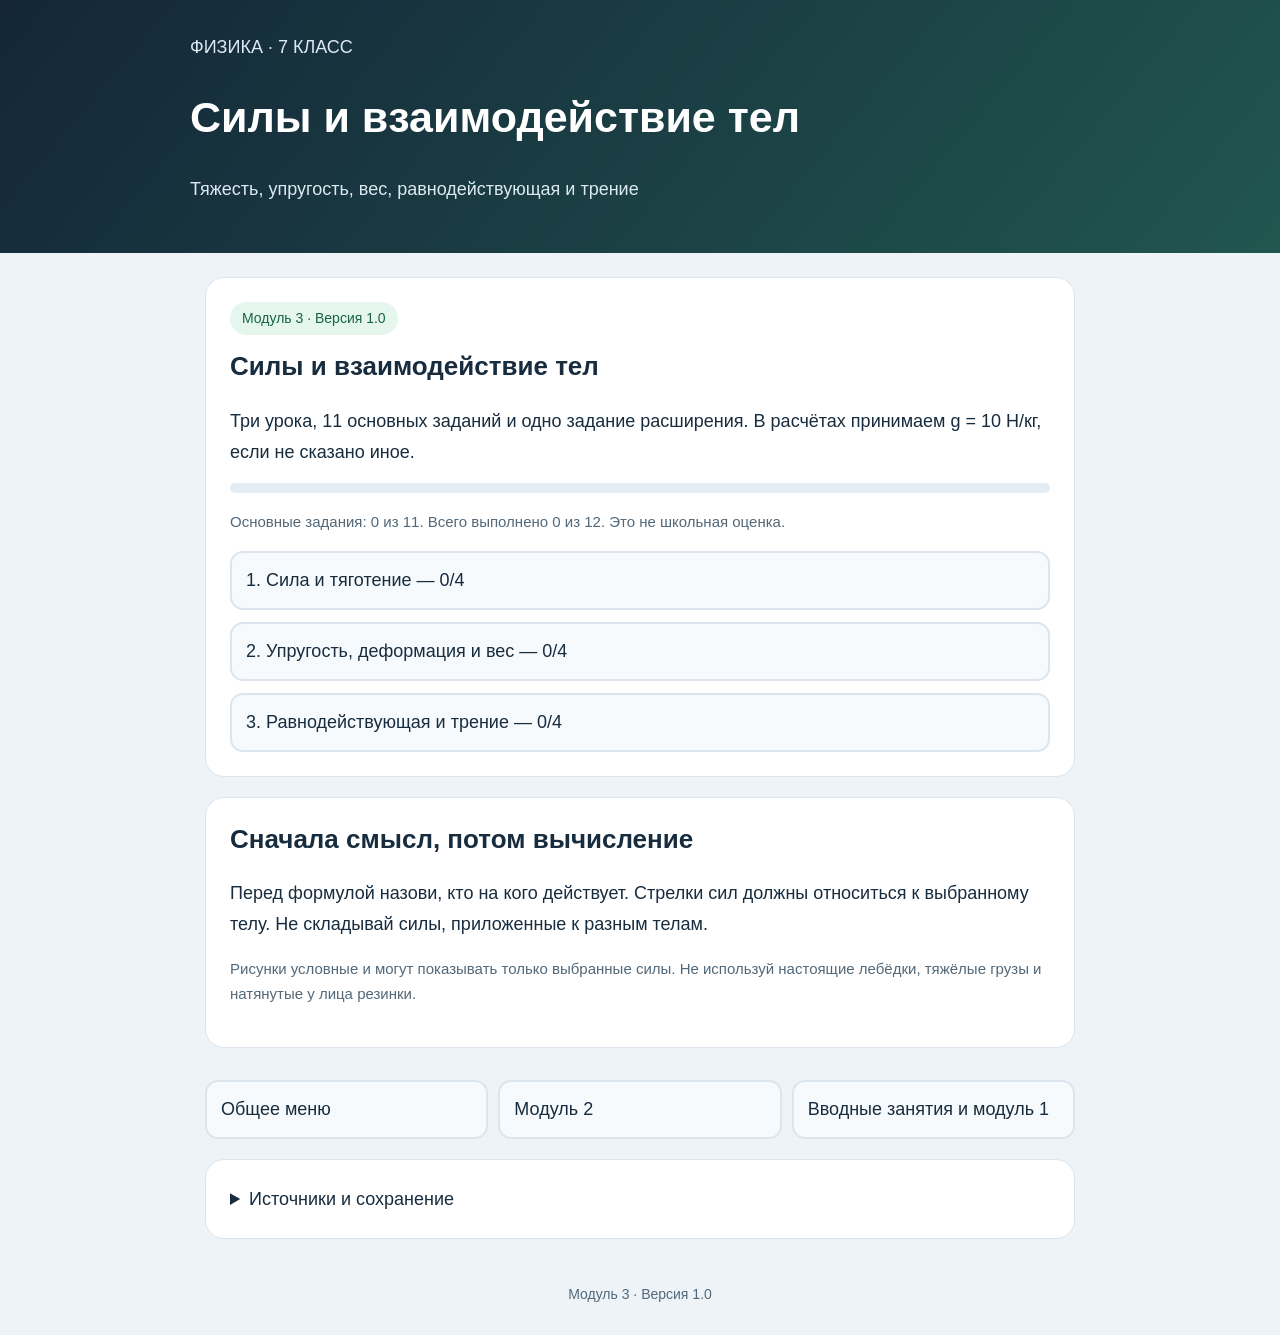
<file: module3.html>
<!DOCTYPE html><html lang="ru"><head><meta charset="UTF-8"><meta name="viewport" content="width=device-width,initial-scale=1"><meta name="theme-color" content="#142638"><title>Силы и взаимодействие тел</title><style>*{box-sizing:border-box}[hidden]{display:none!important}html{-webkit-text-size-adjust:100%}body{margin:0;background:#eef3f7;color:#172c3e;font:18px/1.7 -apple-system,BlinkMacSystemFont,"Segoe UI",Arial,sans-serif;overflow-wrap:anywhere}.wrap{max-width:900px;margin:auto}header{background:linear-gradient(130deg,#142638,#21564f);color:white;padding:32px 20px}header p{color:#dce9f1}h1{font-size:clamp(29px,7vw,43px);line-height:1.25}h2{font-size:26px;line-height:1.35;margin-top:0}h3{font-size:21px}main{padding:24px 15px}.card{background:white;border:1px solid #dce5ed;border-radius:19px;padding:24px;margin-bottom:20px}p{margin:0 0 16px}.muted,figcaption{font-size:15px;color:#526879}.tag{display:inline-block;background:#e5f6ef;color:#176344;border-radius:22px;padding:5px 12px;font-size:14px;margin-bottom:14px}button,.link{display:block;width:100%;padding:14px;margin-top:12px;min-height:50px;border:2px solid #dce5ed;border-radius:13px;color:#172c3e;background:#f7fafc;text-decoration:none;text-align:left;font:inherit;line-height:1.5;cursor:pointer;touch-action:manipulation}.primary{background:#237f62;border-color:#237f62;color:white;text-align:center}button:focus-visible,a:focus-visible,input:focus-visible,summary:focus-visible{outline:3px solid #237f62;outline-offset:3px}button:disabled,input:disabled{opacity:.7;cursor:default}input{width:100%;padding:14px;border:2px solid #bdced9;border-radius:12px;font:inherit;font-size:21px}.feedback{padding:16px;border-radius:12px;margin-top:16px}.good{background:#e5f6ef;color:#15583e}.hint{background:#fff3d8;color:#704d10}figure{margin:0}svg{display:block;width:100%;height:auto;max-width:650px;margin:auto}figcaption{margin-top:10px}.flow{padding-left:25px}.flow li{padding:10px;margin:12px 0;background:#eef7fa;border-radius:10px}.bar{height:10px;background:#e5edf2;border-radius:10px;overflow:hidden;margin:16px 0}.bar div{height:100%;background:#237f62}footer{padding:0 20px 28px;text-align:center;font-size:14px;color:#526879}a{color:#176344}summary{cursor:pointer}.nav{display:flex;gap:10px;flex-wrap:wrap}.nav a{flex:1;min-width:180px}@media(max-width:480px){.card{padding:18px}body{font-size:17px}}</style></head><body><header><div class="wrap"><p>ФИЗИКА · 7 КЛАСС</p><h1>Силы и взаимодействие тел</h1><p>Тяжесть, упругость, вес, равнодействующая и трение</p></div></header><main id="app" class="wrap"><section class="card"><h2>Загрузка…</h2></section></main><noscript>Для задач нужен JavaScript.</noscript><footer>Модуль 3 · Версия 1.0</footer><script>
(function(){'use strict';
const LESSONS=[{"id": "gravity", "title": "Сила и тяготение", "intro": "Рюкзак в походе и коробка со снастями", "parts": [["1. Что описывает сила?", "<p>Сила — мера взаимодействия тел. Взаимодействие может изменить скорость по величине или направлению, а также форму тела.<\/p><p>Для силы важны величина, направление и точка приложения. На рисунке силу показывают стрелкой. Единица силы — ньютон, Н.<\/p>"], ["2. Сила тяжести", "<p>Земля притягивает тела. Вблизи поверхности Земли силу тяжести рассчитывают: <strong>Fтяж = m × g<\/strong>.<\/p><p>m — масса в килограммах, g — коэффициент. В задачах этого модуля принимаем g = 10 Н/кг, если не сказано другое. Это школьное приближение.<\/p><p>Для рюкзака 2 кг получаем 2 × 10 = 20 Н. 2 кг — масса, а 20 Н — сила. Тяжесть действует и на неподвижный предмет.<\/p>"], ["3. Не забывай единицы", "<p>Перед подстановкой переведи граммы в килограммы: 300 г = 0,3 кг. Тогда Fтяж = 0,3 × 10 = 3 Н.<\/p><p>Игровые характеристики не заменяют условия задачи. Все числа в наших сюжетах — учебные.<\/p>"]], "diagrams": [{"svg": "<svg viewBox=\"0 0 600 300\" role=\"img\" aria-label=\"На рюкзак массой два килограмма действует сила тяжести вниз 20 ньютонов при g равном 10 Н/кг\" xmlns=\"http://www.w3.org/2000/svg\"><rect width=\"600\" height=\"300\" rx=\"16\" fill=\"#eef7fa\"/><rect x=\"220\" y=\"95\" width=\"160\" height=\"70\" rx=\"12\" fill=\"#f5c876\"/><text x=\"300\" y=\"75\" text-anchor=\"middle\" font-size=\"23\" fill=\"#173449\" font-family=\"Arial,sans-serif\">Рюкзак: m = 2 кг<\/text><path d=\"M300 130L300 240M292.80861692093697 226.8362615716444L300 240L307.19138307906303 226.8362615716444\" fill=\"none\" stroke=\"#ba5a34\" stroke-width=\"4\"/><text x=\"440\" y=\"205\" text-anchor=\"middle\" font-size=\"22\" fill=\"#173449\" font-family=\"Arial,sans-serif\">Fтяж = 20 Н<\/text><text x=\"300\" y=\"280\" text-anchor=\"middle\" font-size=\"16\" fill=\"#173449\" font-family=\"Arial,sans-serif\">Показана только сила тяжести<\/text><\/svg>", "caption": "Это схема одной силы. Она не означает, что на поддерживаемый рюкзак не действуют другие силы."}], "flow": ["Назови тело, на которое действует тяжесть", "Запиши массу в кг", "Возьми заданное g", "Умножь m на g", "Запиши ответ в ньютонах"], "activity": "Нарисуй коробку с безопасными принадлежностями. Покажи стрелкой тяжесть вниз. Крючки, свинцовые грузила и реальные тяжёлые предметы не нужны.", "tasks": [{"id": "g1", "title": "Рюкзак", "q": "Масса рюкзака 3 кг. Найди силу тяжести при g = 10 Н/кг.", "type": "number", "answer": 30, "unit": "Н", "hint": "Умножь 3 кг на 10 Н/кг.", "solution": "Fтяж = 3 × 10 = 30 Н.", "extra": false}, {"id": "g2", "title": "Маленькая модель", "q": "Масса модели 300 г. Найди тяжесть при g = 10 Н/кг.", "type": "number", "answer": 3, "unit": "Н", "hint": "300 г = 0,3 кг. Теперь умножь на 10.", "solution": "Fтяж = 0,3 × 10 = 3 Н.", "extra": false}, {"id": "g3", "title": "Коробка", "q": "Масса коробки 250 г. Найди тяжесть при g = 10 Н/кг.", "type": "number", "answer": 2.5, "unit": "Н", "hint": "250 г = 0,25 кг.", "solution": "Fтяж = 0,25 × 10 = 2,5 Н.", "extra": false}, {"id": "g4", "title": "Сила или масса?", "q": "Какая запись выражает силу?", "type": "choice", "options": ["20 Н", "20 кг", "20 секунд"], "answer": 0, "hint": "Ньютон — единица силы, килограмм — массы.", "solution": "20 Н — сила.", "extra": false}]}, {"id": "elastic", "title": "Упругость, деформация и вес", "intro": "Пластилин, пружина и LEGO-модель на столе", "parts": [["1. Упругая и пластическая деформация", "<p>Деформация — изменение формы или размеров. При упругой деформации тело возвращается к исходной форме после снятия нагрузки. Пластическая сохраняется.<\/p><p>Пластилин удобен для наблюдения пластической деформации. Пружину можно использовать как пример упругой, но лишь в допустимых пределах нагрузки.<\/p>"], ["2. Длина и удлинение — разные величины", "<p>Удлинение: Δl = l − l₀. Если пружина была 10 см, а стала 12 см, удлинение 2 см, не 12.<\/p><p>Для подходящей пружины в пределах пропорциональности действует закон Гука: <strong>Fупр = k × Δl<\/strong>. k — жёсткость в Н/м, Δl — удлинение в метрах.<\/p><p>Пример: k = 100 Н/м, Δl = 0,01 м. Сила упругости 1 Н. За пределом пропорциональности формула уже не обязана работать, даже если пружина ещё возвращается к исходной длине.<\/p><p class=\"muted\">Расчёт по закону Гука помечен как расширение: его обязательность нужно сверить с вашим школьным учебником.<\/p>"], ["3. Вес и тяжесть: к чему приложена сила?", "<p>Сила тяжести — действие Земли на тело. Вес — сила, с которой тело действует на опору или подвес.<\/p><p>У спокойно лежащего на горизонтальном столе предмета без других вертикальных воздействий P = mg. Численные значения совпадают, но силы приложены к разным телам: тяжесть — к предмету, вес — к столу.<\/p><p>При свободном падении без сопротивления воздуха вес может быть нулевым, но сила тяжести не исчезает. Это мысленная ситуация, не задание бросать предметы или прыгать.<\/p>"]], "diagrams": [{"svg": "<svg viewBox=\"0 0 600 300\" role=\"img\" aria-label=\"Ненагруженная и нагруженная пружины: удлинение равно разности длин\" xmlns=\"http://www.w3.org/2000/svg\"><rect width=\"600\" height=\"300\" rx=\"16\" fill=\"#eef7fa\"/><path d=\"M55 50H240M355 50H540\" stroke=\"#31566c\" stroke-width=\"7\"/><path d=\"M145 50v20l-18 10 36 10-36 10 36 10-36 10 18 10v20\" fill=\"none\" stroke=\"#237f62\" stroke-width=\"4\"/><path d=\"M445 50v20l-18 18 36 18-36 18 36 18-36 18 18 18v22\" fill=\"none\" stroke=\"#237f62\" stroke-width=\"4\"/><rect x=\"412\" y=\"201\" width=\"66\" height=\"40\" rx=\"7\" fill=\"#f5c876\"/><text x=\"150\" y=\"190\" text-anchor=\"middle\" font-size=\"18\" fill=\"#173449\" font-family=\"Arial,sans-serif\">l₀ = 10 см<\/text><text x=\"450\" y=\"270\" text-anchor=\"middle\" font-size=\"18\" fill=\"#173449\" font-family=\"Arial,sans-serif\">l = 12 см<\/text><text x=\"300\" y=\"28\" text-anchor=\"middle\" font-size=\"21\" fill=\"#173449\" font-family=\"Arial,sans-serif\">Удлинение: Δl = 12 − 10 = 2 см<\/text><\/svg>", "caption": "Сравниваются две длины одной пружины. Не измеряй их по экрану: используй подписи."}, {"svg": "<svg viewBox=\"0 0 600 300\" role=\"img\" aria-label=\"Разные схемы: сила тяжести приложена к предмету, вес к столу. Это не полный набор сил на одном теле\" xmlns=\"http://www.w3.org/2000/svg\"><rect width=\"600\" height=\"300\" rx=\"16\" fill=\"#eef7fa\"/><path d=\"M35 170h230M335 170h230\" stroke=\"#31566c\" stroke-width=\"8\"/><rect x=\"100\" y=\"105\" width=\"100\" height=\"60\" rx=\"8\" fill=\"#f5c876\"/><rect x=\"400\" y=\"105\" width=\"100\" height=\"60\" rx=\"8\" fill=\"#f5c876\"/><path d=\"M150 135L150 235M142.80861692093694 221.8362615716444L150 235L157.19138307906303 221.8362615716444\" fill=\"none\" stroke=\"#ba5a34\" stroke-width=\"4\"/><path d=\"M450 170L450 265M442.80861692093697 251.8362615716444L450 265L457.19138307906303 251.8362615716444\" fill=\"none\" stroke=\"#237f62\" stroke-width=\"4\"/><text x=\"150\" y=\"42\" text-anchor=\"middle\" font-size=\"18\" fill=\"#173449\" font-family=\"Arial,sans-serif\">Действие Земли<\/text><text x=\"150\" y=\"70\" text-anchor=\"middle\" font-size=\"18\" fill=\"#173449\" font-family=\"Arial,sans-serif\">на предмет<\/text><text x=\"450\" y=\"42\" text-anchor=\"middle\" font-size=\"18\" fill=\"#173449\" font-family=\"Arial,sans-serif\">Действие предмета<\/text><text x=\"450\" y=\"70\" text-anchor=\"middle\" font-size=\"18\" fill=\"#173449\" font-family=\"Arial,sans-serif\">на стол<\/text><text x=\"150\" y=\"280\" text-anchor=\"middle\" font-size=\"17\" fill=\"#173449\" font-family=\"Arial,sans-serif\">Сила тяжести<\/text><text x=\"450\" y=\"290\" text-anchor=\"middle\" font-size=\"17\" fill=\"#173449\" font-family=\"Arial,sans-serif\">Вес<\/text><\/svg>", "caption": "Две отдельные схемы взаимодействий, не общий рисунок всех сил. Опора также действует на предмет, но эта сила здесь не показана."}], "flow": ["Назови, кто на кого действует", "Различи материал и вид деформации", "Для пружины найди Δl = l − l₀", "Для веса проверь условия равновесия", "Не путай кг и Н"], "activity": "Сомни небольшой кусочек пластилина и опиши, сохранилась ли форма. Не растягивай резинки у лица и не нагружай неизвестные пружины.", "tasks": [{"id": "e1", "title": "Удлинение", "q": "Пружина имела длину 12 см, а после нагрузки — 15 см. Найди удлинение.", "type": "number", "answer": 3, "unit": "см", "hint": "Вычти начальную длину из конечной.", "solution": "Δl = 15 − 12 = 3 см.", "extra": false}, {"id": "e2", "title": "Закон Гука — расширение", "q": "Пружина подчиняется закону Гука: k = 100 Н/м, удлинение 2 см. Найди силу упругости.", "type": "number", "answer": 2, "unit": "Н", "hint": "Переведи 2 см в 0,02 м. Умножь k на удлинение.", "solution": "Fупр = 100 × 0,02 = 2 Н.", "extra": true}, {"id": "e3", "title": "Куда приложен вес?", "q": "Предмет спокойно лежит на столе. К чему приложен его вес?", "type": "choice", "options": ["К столу: это действие предмета на опору", "К самому предмету: это действие Земли"], "answer": 0, "hint": "В определении веса речь идёт о действии тела на опору.", "solution": "Вес приложен к столу. Сила тяжести приложена к предмету.", "extra": false}, {"id": "e4", "title": "Невесомость", "q": "В идеальном свободном падении вес стал нулевым. Что с силой тяжести?", "type": "choice", "options": ["Она тоже обязательно исчезла", "Она продолжает действовать"], "answer": 1, "hint": "Невесомость не означает отсутствие притяжения Земли.", "solution": "Тяжесть продолжает действовать, а давление на опору или натяжение подвеса могут отсутствовать.", "extra": false}]}, {"id": "resultant", "title": "Равнодействующая и трение", "intro": "LEGO-тележка и условная буксировка", "parts": [["1. Силы вдоль одной прямой", "<p>Силы в одну сторону складываем. Противоположные — вычитаем: из большей величины меньшую. Направление результата совпадает с большей силой.<\/p><p>Например, 8 Н вправо и 5 Н влево дают 3 Н вправо. Одного числа без направления для полного описания недостаточно.<\/p>"], ["2. Нулевая равнодействующая не означает отсутствие сил", "<p>При равномерном прямолинейном движении равнодействующая сил равна нулю. Тяга может быть уравновешена сопротивлением.<\/p><p>Нулевой результат не означает, что тело обязательно стоит. Оно может двигаться с постоянной скоростью по прямой. Вращение и сложные схемы здесь не рассматриваем.<\/p>"], ["3. Что делает трение?", "<p>Трение покоя препятствует началу относительного скольжения. Трение скольжения действует при скольжении поверхностей друг относительно друга.<\/p><p>Не говори, что трение всегда направлено против движения всего предмета: при ходьбе трение со стороны земли может помогать двигаться вперёд. В простой задаче о скользящем бруске оно направлено против скольжения.<\/p><p>Для сухих твёрдых поверхностей простейшая модель связывает трение с прижимающей силой. Нельзя без проверки переносить эту модель на липкие материалы, мягкий грунт или пластилин.<\/p><p>Колёса часто уменьшают сопротивление по сравнению со скольжением, но не убирают его полностью.<\/p>"]], "diagrams": [{"svg": "<svg viewBox=\"0 0 600 300\" role=\"img\" aria-label=\"Две горизонтальные силы 8 ньютонов вправо и 5 влево, результирующая 3 ньютона вправо\" xmlns=\"http://www.w3.org/2000/svg\"><rect width=\"600\" height=\"300\" rx=\"16\" fill=\"#eef7fa\"/><rect x=\"245\" y=\"110\" width=\"110\" height=\"70\" rx=\"10\" fill=\"#a9dbf0\"/><path d=\"M300 135L500 135M486.8362615716444 142.19138307906306L500 135L486.8362615716444 127.80861692093696\" fill=\"none\" stroke=\"#237f62\" stroke-width=\"4\"/><path d=\"M300 155L175 155M188.1637384283556 147.80861692093694L175 155L188.1637384283556 162.19138307906303\" fill=\"none\" stroke=\"#ba5a34\" stroke-width=\"4\"/><text x=\"445\" y=\"100\" text-anchor=\"middle\" font-size=\"18\" fill=\"#173449\" font-family=\"Arial,sans-serif\">8 Н вправо<\/text><text x=\"155\" y=\"205\" text-anchor=\"middle\" font-size=\"18\" fill=\"#173449\" font-family=\"Arial,sans-serif\">5 Н влево<\/text><path d=\"M235 250L365 250M351.8362615716444 257.19138307906303L365 250L351.8362615716444 242.80861692093694\" fill=\"none\" stroke=\"#237f62\" stroke-width=\"4\"/><text x=\"300\" y=\"285\" text-anchor=\"middle\" font-size=\"20\" fill=\"#173449\" font-family=\"Arial,sans-serif\">Результат: 3 Н вправо<\/text><\/svg>", "caption": "Для этой задачи силы лежат вдоль одной прямой. Стрелки на одном теле направлены противоположно."}, {"svg": "<svg viewBox=\"0 0 600 300\" role=\"img\" aria-label=\"Равномерно движущаяся тележка: тяга и сопротивление уравновешены. Показаны только горизонтальные силы\" xmlns=\"http://www.w3.org/2000/svg\"><rect width=\"600\" height=\"300\" rx=\"16\" fill=\"#eef7fa\"/><path d=\"M40 180H560\" stroke=\"#31566c\" stroke-width=\"5\"/><rect x=\"220\" y=\"105\" width=\"160\" height=\"70\" rx=\"12\" fill=\"#f5c876\"/><path d=\"M300 130L490 130M476.8362615716444 137.19138307906306L490 130L476.8362615716444 122.80861692093696\" fill=\"none\" stroke=\"#237f62\" stroke-width=\"4\"/><path d=\"M300 160L110 160M123.16373842835559 152.80861692093694L110 160L123.16373842835559 167.19138307906303\" fill=\"none\" stroke=\"#ba5a34\" stroke-width=\"4\"/><text x=\"460\" y=\"90\" text-anchor=\"middle\" font-size=\"18\" fill=\"#173449\" font-family=\"Arial,sans-serif\">Тяга: 7 Н<\/text><text x=\"135\" y=\"220\" text-anchor=\"middle\" font-size=\"18\" fill=\"#173449\" font-family=\"Arial,sans-serif\">Сопротивление: 7 Н<\/text><text x=\"300\" y=\"265\" text-anchor=\"middle\" font-size=\"20\" fill=\"#173449\" font-family=\"Arial,sans-serif\">Равномерно и прямолинейно: R = 0<\/text><\/svg>", "caption": "Схема только горизонтальных сил. Вертикальные силы здесь не показаны."}], "flow": ["Выбери одно тело", "Укажи направления сил", "Для одинаковых направлений сложи", "Для противоположных — вычти", "Назови направление результата", "При R = 0 не делай вывод, что движение невозможно"], "activity": "Рассмотри лёгкую LEGO-тележку на ровном столе. Объясни словами, какие взаимодействия могут тормозить её. Не устраивай заездов на улице и не используй настоящие лебёдки.", "tasks": [{"id": "r1", "title": "Противоположные силы", "q": "На модель действуют 8 Н вправо и 5 Н влево. Найди величину равнодействующей. Направление затем назови вслух.", "type": "number", "answer": 3, "unit": "Н", "hint": "Силы противоположны: вычти меньшую из большей.", "solution": "R = 8 − 5 = 3 Н вправо.", "extra": false}, {"id": "r2", "title": "Тянут вместе", "q": "Две силы 4 Н и 6 Н направлены вдоль одной прямой вправо. Найди величину равнодействующей.", "type": "number", "answer": 10, "unit": "Н", "hint": "Одинаково направленные силы складывают.", "solution": "R = 4 + 6 = 10 Н вправо.", "extra": false}, {"id": "r3", "title": "Равномерная тяга", "q": "Тележку тянут горизонтально с силой 7 Н. Она движется равномерно и прямолинейно. Других горизонтальных сил, кроме тяги и сопротивления, нет. Найди силу сопротивления.", "type": "number", "answer": 7, "unit": "Н", "hint": "Для такого движения горизонтальные силы уравновешены.", "solution": "Сопротивление равно 7 Н и направлено против движения.", "extra": false}, {"id": "r4", "title": "Можно ли двигаться?", "q": "Равнодействующая сил равна нулю. Какое утверждение верно?", "type": "choice", "options": ["Тело обязательно неподвижно", "Тело может покоиться или двигаться равномерно по прямой"], "answer": 1, "hint": "Уравновешенные силы не обязаны останавливать тело.", "solution": "Возможны и покой, и равномерное прямолинейное движение.", "extra": false}]}],KEY='fizika7-module3-v1',app=document.getElementById('app');
const ALL=LESSONS.flatMap(l=>l.tasks);let failed=false;
function load(){try{let p=JSON.parse(localStorage.getItem(KEY));let ids=new Set(ALL.map(t=>t.id));return{done:p&&Array.isArray(p.done)?[...new Set(p.done.filter(id=>ids.has(id)))]:[],help:p&&Array.isArray(p.help)?p.help.filter(id=>ids.has(id)):[]}}catch(e){return{done:[],help:[]}}}
let state=load();function save(){try{localStorage.setItem(KEY,JSON.stringify(state));failed=false}catch(e){failed=true}}
function notice(){return failed?'<p class="feedback hint" role="status">Не удалось сохранить прогресс в браузере. Задания остаются доступны.</p>':''}
function nav(){return '<nav class="nav" aria-label="Разделы"><a class="link" href="./start.html">Общее меню</a><a class="link" href="./module2.html">Модуль 2</a><a class="link" href="./index.html">Вводные занятия и модуль 1</a></nav>'}
function home(){let basicDone=ALL.filter(t=>!t.extra&&state.done.includes(t.id)).length;app.innerHTML=`<section class="card"><span class="tag">Модуль 3 · Версия 1.0</span><h2>Силы и взаимодействие тел</h2><p>Три урока, 11 основных заданий и одно задание расширения. В расчётах принимаем g = 10 Н/кг, если не сказано иное.</p><div class="bar" role="progressbar" aria-label="Основные задания" aria-valuemin="0" aria-valuemax="11" aria-valuenow="${basicDone}"><div style="width:${basicDone/11*100}%"></div></div><p class="muted">Основные задания: ${basicDone} из 11. Всего выполнено ${state.done.length} из 12. Это не школьная оценка.</p><div id="lesson-list"></div>${notice()}</section><section class="card"><h2>Сначала смысл, потом вычисление</h2><p>Перед формулой назови, кто на кого действует. Стрелки сил должны относиться к выбранному телу. Не складывай силы, приложенные к разным телам.</p><p class="muted">Рисунки условные и могут показывать только выбранные силы. Не используй настоящие лебёдки, тяжёлые грузы и натянутые у лица резинки.</p></section>${nav()}<details class="card" style="margin-top:20px"><summary>Источники и сохранение</summary><p class="muted">Темы исходного курса 7 класса. <a href="https://www.bbc.co.uk/bitesize/articles/zv4jdp3" target="_blank" rel="noopener noreferrer">Пружины и закон Гука</a>; <a href="https://www.bbc.co.uk/bitesize/articles/zhnfp4j" target="_blank" rel="noopener noreferrer">Схемы сил</a>. В этом русскоязычном курсе вес и сила тяжести различаются по телу приложения; английское weight нередко обозначает гравитационную силу.</p><p class="muted">Прогресс только в этом браузере; очистка данных может удалить его. Между устройствами автоматически не переносится. Обязательность формул и задач расширения сверяется с учителем.</p></details>`;let list=document.getElementById('lesson-list');LESSONS.forEach((l,i)=>{let b=document.createElement('button');b.textContent=(i+1)+'. '+l.title+' — '+l.tasks.filter(t=>state.done.includes(t.id)).length+'/'+l.tasks.length;b.onclick=()=>lesson(i);list.appendChild(b)});window.scrollTo(0,0)}
function lesson(i){let l=LESSONS[i];app.innerHTML=`<button id="back">← К урокам модуля</button><section class="card" style="margin-top:18px"><span class="tag">Урок ${i+1} из 3</span><h2>${l.title}</h2><p class="muted">${l.intro}</p>${l.parts.map(p=>'<h3>'+p[0]+'</h3>'+p[1]).join('')}</section>${l.diagrams.map(d=>'<section class="card"><h2>Посмотри на схему</h2><figure>'+d.svg+'<figcaption>'+d.caption+'</figcaption></figure></section>').join('')}<section class="card"><h2>Пройди по шагам</h2><ol class="flow">${l.flow.map(s=>'<li>'+s+'</li>').join('')}</ol></section><section class="card"><h2>Самостоятельные задачи</h2><div id="tasks"></div></section><section class="card"><h2>Попробуй вне экрана</h2><p>${l.activity}</p></section>${nav()}`;document.getElementById('back').onclick=home;let list=document.getElementById('tasks');l.tasks.forEach((t,k)=>{let b=document.createElement('button');b.textContent=(k+1)+'. '+t.title+(t.extra?' (необязательно)':'')+(state.done.includes(t.id)?(state.help.includes(t.id)?' — с помощью':' — выполнено'):'');b.onclick=()=>task(i,k);list.appendChild(b)});window.scrollTo(0,0)}
function parse(value){let s=value.trim().replace(',','.');return /^\d+(?:\.\d+)?$/.test(s)?Number(s):null}
function task(li,ti){let l=LESSONS[li],t=l.tasks[ti],solved=false,helped=false;app.innerHTML=`<button id="lesson-back">← К объяснению урока</button><section class="card" style="margin-top:18px"><span class="tag">Задача ${ti+1} из ${l.tasks.length}${t.extra?' · расширение':''}</span><h2>${t.title}</h2><p>${t.q}</p>${t.type==='number'?'<form id="answer-form" novalidate><label for="answer">Ответ, '+t.unit+'</label><input id="answer" type="text" inputmode="decimal" autocomplete="off" aria-describedby="note"><p class="muted" id="note">Только число. Запятая и точка принимаются одинаково.</p><button id="check" type="submit" class="primary">Проверить</button></form>':'<div id="choices"></div>'}<button id="hint">Подсказка</button><div id="feedback" role="status" aria-live="polite" hidden></div><div id="hint-text" role="status" class="feedback hint" hidden></div><details id="solution" hidden><summary>Открыть разбор</summary><p>${t.solution}</p></details><button id="next" class="primary" hidden>${ti<l.tasks.length-1?'Следующая задача →':li<LESSONS.length-1?'Следующий урок →':'К меню модуля'}</button>${t.extra?'<button id="skip">Пропустить необязательное задание</button>':''}<div id="storage-status"></div></section>`;document.getElementById('lesson-back').onclick=()=>lesson(li);function advance(){if(ti<l.tasks.length-1)task(li,ti+1);else if(li<LESSONS.length-1)lesson(li+1);else home()}if(t.extra)document.getElementById('skip').onclick=advance;let fb=document.getElementById('feedback');function message(s,ok){fb.hidden=false;fb.className='feedback '+(ok?'good':'hint');fb.textContent=s}function verify(value){if(solved)return;if(value===null||!Number.isFinite(value)){message('Введи число, например 3 или 2,5.',false);return}if(Math.abs(value-t.answer)>1e-8){helped=true;message('Пока не совпало. Вернись к схеме или открой подсказку.',false);return}solved=true;if(!state.done.includes(t.id))state.done.push(t.id);if(helped&&!state.help.includes(t.id))state.help.push(t.id);save();message('Верно! '+t.solution,true);if(t.type==='number'){document.getElementById('answer').disabled=true;document.getElementById('check').disabled=true}else document.getElementById('choices').querySelectorAll('button').forEach(b=>b.disabled=true);document.getElementById('hint').hidden=true;document.getElementById('next').hidden=false;if(t.extra)document.getElementById('skip').hidden=true;document.getElementById('storage-status').innerHTML=notice()}
if(t.type==='number')document.getElementById('answer-form').onsubmit=e=>{e.preventDefault();verify(parse(document.getElementById('answer').value))};else{let box=document.getElementById('choices');t.options.forEach((s,i)=>{let b=document.createElement('button');b.textContent=s;b.onclick=()=>verify(i);box.appendChild(b)})}document.getElementById('hint').onclick=function(){helped=true;let box=document.getElementById('hint-text');box.hidden=false;box.textContent=t.hint;document.getElementById('solution').hidden=false;this.hidden=true};document.getElementById('solution').ontoggle=function(){if(this.open)helped=true};document.getElementById('next').onclick=advance;window.scrollTo(0,0)}
try{home()}catch(e){app.innerHTML='<section class="card"><h2>Не удалось открыть модуль</h2><pre id="error"></pre></section>';document.getElementById('error').textContent=String(e.message||e)}
})();
</script></body></html>
</file>
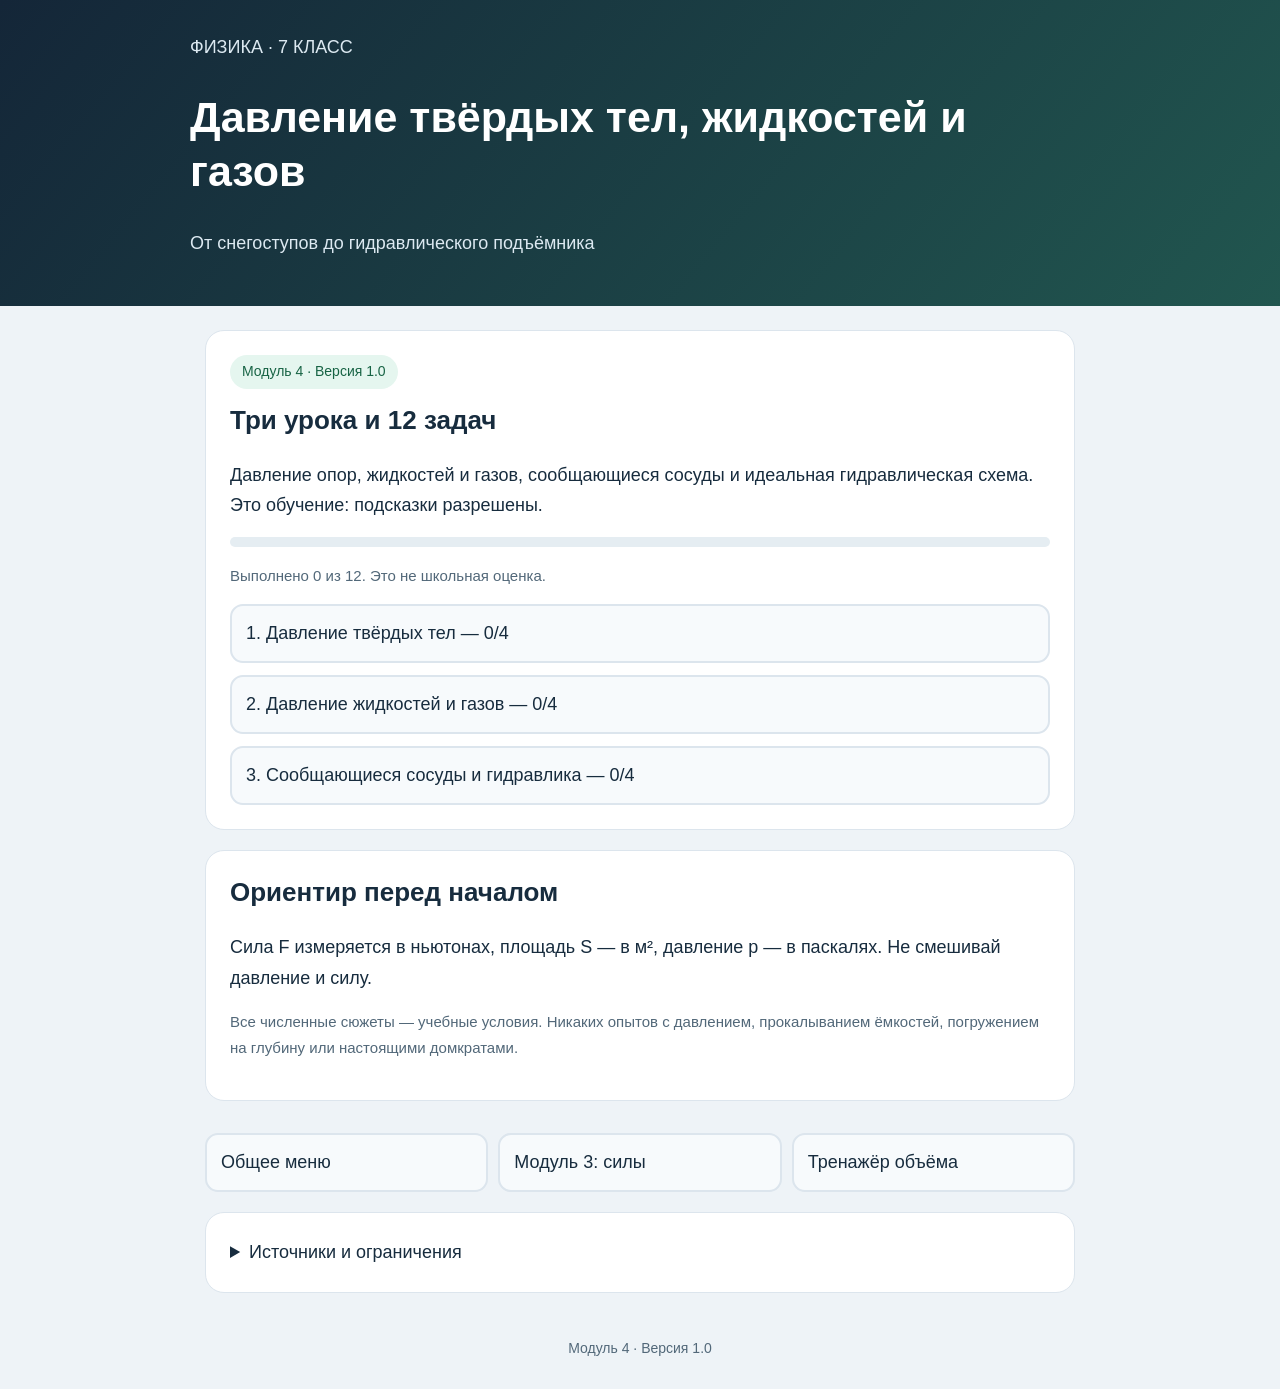
<file: module4.html>
<!DOCTYPE html><html lang="ru"><head><meta charset="UTF-8"><meta name="viewport" content="width=device-width,initial-scale=1"><meta name="theme-color" content="#142638"><title>Давление твёрдых тел, жидкостей и газов</title><style>*{box-sizing:border-box}[hidden]{display:none!important}html{-webkit-text-size-adjust:100%}body{margin:0;background:#eef3f7;color:#172c3e;font:18px/1.7 -apple-system,BlinkMacSystemFont,"Segoe UI",Arial,sans-serif;overflow-wrap:anywhere}.wrap{max-width:900px;margin:auto}header{padding:32px 20px;background:linear-gradient(130deg,#142638,#21564f);color:white}header p{color:#dce9f1}h1{font-size:clamp(29px,7vw,43px);line-height:1.25}h2{font-size:26px;line-height:1.35;margin-top:0}h3{font-size:21px}main{padding:24px 15px}.card{background:white;border:1px solid #dce5ed;border-radius:19px;padding:24px;margin-bottom:20px}p{margin:0 0 16px}.muted,figcaption{font-size:15px;color:#526879}.tag{display:inline-block;background:#e5f6ef;color:#176344;border-radius:22px;padding:5px 12px;font-size:14px;margin-bottom:14px}button,.link{display:block;width:100%;padding:14px;margin-top:12px;min-height:50px;border:2px solid #dce5ed;border-radius:13px;color:#172c3e;background:#f7fafc;text-decoration:none;text-align:left;font:inherit;line-height:1.5;cursor:pointer;touch-action:manipulation}.primary{background:#237f62;border-color:#237f62;color:white;text-align:center}button:focus-visible,a:focus-visible,input:focus-visible,summary:focus-visible{outline:3px solid #237f62;outline-offset:3px}button:disabled,input:disabled{opacity:.7;cursor:default}input{width:100%;padding:14px;border:2px solid #bdced9;border-radius:12px;font:inherit;font-size:21px}.feedback{padding:16px;border-radius:12px;margin-top:16px}.good{background:#e5f6ef;color:#15583e}.hint{background:#fff3d8;color:#704d10}figure{margin:0}svg{display:block;width:100%;height:auto;max-width:650px;margin:auto}figcaption{margin-top:10px}.flow{padding-left:25px}.flow li{padding:10px;margin:12px 0;background:#eef7fa;border-radius:10px}.bar{height:10px;background:#e5edf2;border-radius:10px;overflow:hidden;margin:16px 0}.bar div{height:100%;background:#237f62}footer{padding:0 20px 28px;text-align:center;font-size:14px;color:#526879}a{color:#176344}summary{cursor:pointer}.nav{display:flex;gap:10px;flex-wrap:wrap}.nav a{flex:1;min-width:180px}@media(max-width:480px){.card{padding:18px}body{font-size:17px}}</style></head><body><header><div class="wrap"><p>ФИЗИКА · 7 КЛАСС</p><h1>Давление твёрдых тел, жидкостей и газов</h1><p>От снегоступов до гидравлического подъёмника</p></div></header><main id="app" class="wrap"><section class="card"><h2>Загрузка…</h2></section></main><footer>Модуль 4 · Версия 1.0</footer><noscript>Для заданий нужен JavaScript.</noscript><script>
(function(){'use strict';
const DATA=[{"title": "Давление твёрдых тел", "sub": "Гусеницы, снегоступы и LEGO-опоры", "parts": [["1. Почему широкая опора помогает?", "<p>Одна и та же сила может распределяться по разной площади. Давление показывает силу, приходящуюся на единицу площади: <strong>p = F ÷ S<\/strong>.<\/p><p>F — сила, перпендикулярная поверхности, S — площадь опоры. Давление в СИ измеряют в паскалях: 1 Па = 1 Н/м².<\/p><p>При той же силе увеличение площади уменьшает среднее давление. Это объясняет одну из причин применения снегоступов и широких гусениц. Реальная проходимость зависит также от грунта, сцепления и конструкции.<\/p>"], ["2. Подготовь данные", "<p>Если дана масса спокойно стоящей на горизонтальной опоре модели без дополнительных вертикальных воздействий, сила давления равна mg. При m = 2 кг и g = 10 Н/кг получаем F = 20 Н.<\/p><p>При площади 0,01 м²: p = 20 ÷ 0,01 = 2000 Па. Для нескольких опор складывают их площади; в задаче с двумя гусеницами учитывают обе.<\/p>"], ["3. Квадратные единицы", "<p>1 м = 100 см, поэтому 1 м² = 100 × 100 = 10 000 см². Для перевода см² в м² делят на 10 000, а не на 100.<\/p><p>Например, 20 см² = 0,002 м². 1 кПа = 1000 Па.<\/p>"]], "diagrams": [{"svg": "<svg viewBox=\"0 0 600 300\" role=\"img\" aria-label=\"Две опоры с одинаковой силой и разной площадью: широкая опора уменьшает среднее давление\" xmlns=\"http://www.w3.org/2000/svg\"><rect width=\"600\" height=\"300\" rx=\"16\" fill=\"#eef7fa\"/><path d=\"M30 205H570\" stroke=\"#31566c\" stroke-width=\"5\"/><rect x=\"85\" y=\"150\" width=\"110\" height=\"50\" rx=\"8\" fill=\"#f5c876\"/><rect x=\"345\" y=\"150\" width=\"210\" height=\"50\" rx=\"8\" fill=\"#a9dbf0\"/><path d=\"M140 80L140 145M133.76746799814535 133.59142669542516L140 145L146.23253200185465 133.59142669542516\" stroke=\"#237f62\" fill=\"none\" stroke-width=\"4\"/><path d=\"M450 80L450 145M443.7674679981454 133.59142669542516L450 145L456.2325320018546 133.59142669542516\" stroke=\"#237f62\" fill=\"none\" stroke-width=\"4\"/><text x=\"140\" y=\"55\" text-anchor=\"middle\" font-size=\"18\" fill=\"#173449\" font-family=\"Arial,sans-serif\">Одинаковая сила<\/text><text x=\"450\" y=\"55\" text-anchor=\"middle\" font-size=\"18\" fill=\"#173449\" font-family=\"Arial,sans-serif\">Одинаковая сила<\/text><text x=\"140\" y=\"250\" text-anchor=\"middle\" font-size=\"17\" fill=\"#173449\" font-family=\"Arial,sans-serif\">Меньше площадь<\/text><text x=\"450\" y=\"250\" text-anchor=\"middle\" font-size=\"17\" fill=\"#173449\" font-family=\"Arial,sans-serif\">Больше площадь<\/text><text x=\"300\" y=\"285\" text-anchor=\"middle\" font-size=\"16\" fill=\"#173449\" font-family=\"Arial,sans-serif\">При той же силе: больше площадь → меньше давление<\/text><\/svg>", "caption": "Показана идея распределения одинаковой силы. Размер рисунка не задаёт реальную площадь."}, {"svg": "<svg viewBox=\"0 0 600 300\" role=\"img\" aria-label=\"Схема перевода квадратного метра в квадратные сантиметры: сетка только условная, не 10000 отдельных клеток\" xmlns=\"http://www.w3.org/2000/svg\"><rect width=\"600\" height=\"300\" rx=\"16\" fill=\"#eef7fa\"/><rect x=\"190\" y=\"45\" width=\"220\" height=\"180\" fill=\"#d1ece0\" stroke=\"#237f62\" stroke-width=\"3\"/><path d=\"M212 45V225\" stroke=\"#9acdb8\"/><path d=\"M190 63H410\" stroke=\"#9acdb8\"/><path d=\"M234 45V225\" stroke=\"#9acdb8\"/><path d=\"M190 81H410\" stroke=\"#9acdb8\"/><path d=\"M256 45V225\" stroke=\"#9acdb8\"/><path d=\"M190 99H410\" stroke=\"#9acdb8\"/><path d=\"M278 45V225\" stroke=\"#9acdb8\"/><path d=\"M190 117H410\" stroke=\"#9acdb8\"/><path d=\"M300 45V225\" stroke=\"#9acdb8\"/><path d=\"M190 135H410\" stroke=\"#9acdb8\"/><path d=\"M322 45V225\" stroke=\"#9acdb8\"/><path d=\"M190 153H410\" stroke=\"#9acdb8\"/><path d=\"M344 45V225\" stroke=\"#9acdb8\"/><path d=\"M190 171H410\" stroke=\"#9acdb8\"/><path d=\"M366 45V225\" stroke=\"#9acdb8\"/><path d=\"M190 189H410\" stroke=\"#9acdb8\"/><path d=\"M388 45V225\" stroke=\"#9acdb8\"/><path d=\"M190 207H410\" stroke=\"#9acdb8\"/><text x=\"300\" y=\"28\" text-anchor=\"middle\" font-size=\"23\" fill=\"#173449\" font-family=\"Arial,sans-serif\">1 м² = 10 000 см²<\/text><text x=\"300\" y=\"268\" text-anchor=\"middle\" font-size=\"20\" fill=\"#173449\" font-family=\"Arial,sans-serif\">100 см × 100 см = 10 000 см²<\/text><\/svg>", "caption": "Сетка условная: она не содержит 10 000 нарисованных клеток."}], "flow": ["Определи силу давления F", "Сложи площади всех опор", "Переведи площадь в м²", "Вычисли p = F/S", "Запиши Па или требуемые кПа"], "activity": "На подносе осторожно поставь лёгкий брусок широкой и узкой гранью на одинаково подготовленный пластилин. Сравни следы. Это качественное наблюдение, не точный измеритель давления. Острые предметы не нужны.", "tasks": [{"id": "p1", "title": "Сила и площадь", "q": "Сила давления 12 Н, площадь опоры 0,003 м². Найди среднее давление.", "type": "number", "answer": 4000, "unit": "Па", "hint": "Раздели силу на площадь: 12 ÷ 0,003.", "solution": "p = 12 ÷ 0,003 = 4000 Па."}, {"id": "p2", "title": "Модель на опоре", "q": "Модель массой 2 кг спокойно стоит на горизонтальной опоре площадью 0,01 м². Других вертикальных воздействий нет. Найди давление при g = 10 Н/кг.", "type": "number", "answer": 2000, "unit": "Па", "hint": "Сначала F = mg = 20 Н, потом F/S.", "solution": "F = 2 × 10 = 20 Н; p = 20 ÷ 0,01 = 2000 Па."}, {"id": "p3", "title": "Перевод площади", "q": "Вырази 20 см² в м².", "type": "number", "answer": 0.002, "unit": "м²", "hint": "В одном м² — 10 000 см².", "solution": "20 ÷ 10 000 = 0,002 м²."}, {"id": "p4", "title": "Увеличили площадь", "q": "При той же силе площадь опоры увеличили вдвое. Что стало со средним давлением?", "type": "choice", "options": ["Уменьшилось вдвое", "Увеличилось вдвое", "Не изменилось"], "answer": 0, "hint": "Площадь стоит в знаменателе p = F/S.", "solution": "При той же силе и вдвое большей площади давление вдвое меньше."}]}, {"title": "Давление жидкостей и газов", "sub": "Вода в озере и воздух в походном коврике", "parts": [["1. Почему возникает давление?", "<p>Частицы газа движутся и ударяются о стенки. Жидкость также оказывает давление на стенки и на погружённые тела. В покоящейся жидкости сила давления на маленькую поверхность направлена перпендикулярно ей.<\/p><p>Закон Паскаля: изменение внешнего давления на заключённую жидкость или газ передаётся во все направления. Это не означает одинакового полного давления на разных глубинах.<\/p>"], ["2. Глубина и плотность", "<p>Для покоящейся жидкости постоянной плотности добавочное давление её столба: <strong>p = ρ × g × h<\/strong>.<\/p><p>ρ — плотность жидкости в кг/м³, g — заданный коэффициент, h — глубина в метрах. Здесь используем пресную воду ρ = 1000 кг/м³ и g = 10 Н/кг.<\/p><p>На глубине 2 м: 1000 × 10 × 2 = 20 000 Па = 20 кПа. Это давление сверх давления на поверхности.<\/p>"], ["3. Добавочное, полное и перепад", "<p>Полное давление: pполное = pповерхности + ρgh. Если на поверхности 100 кПа, а столб воды добавил 20 кПа, полное давление 120 кПа.<\/p><p>Результирующая нагрузка на стенку с давлением с обеих сторон зависит от разности давлений. Нельзя путать давление одной стороны с перепадом.<\/p><p>При одной жидкости, одинаковой глубине и одинаковом давлении над поверхностью давление не зависит от формы сосуда. Масса всей жидкости в сосудах при этом может различаться.<\/p>"]], "diagrams": [{"svg": "<svg viewBox=\"0 0 600 300\" role=\"img\" aria-label=\"Давление воды увеличивается с глубиной: на одном метре 10 кПа сверх давления поверхности, на двух 20 кПа\" xmlns=\"http://www.w3.org/2000/svg\"><rect width=\"600\" height=\"300\" rx=\"16\" fill=\"#eef7fa\"/><rect x=\"60\" y=\"70\" width=\"480\" height=\"190\" fill=\"#a9dbf0\"/><path d=\"M60 70H540\" stroke=\"#237cad\" stroke-width=\"4\"/><circle cx=\"180\" cy=\"130\" r=\"7\" fill=\"#173449\"/><circle cx=\"180\" cy=\"200\" r=\"7\" fill=\"#173449\"/><text x=\"300\" y=\"35\" text-anchor=\"middle\" font-size=\"20\" fill=\"#173449\" font-family=\"Arial,sans-serif\">Добавочное давление пресной воды<\/text><text x=\"370\" y=\"137\" text-anchor=\"middle\" font-size=\"22\" fill=\"#173449\" font-family=\"Arial,sans-serif\">1 м → 10 кПа<\/text><text x=\"370\" y=\"207\" text-anchor=\"middle\" font-size=\"22\" fill=\"#173449\" font-family=\"Arial,sans-serif\">2 м → 20 кПа<\/text><text x=\"300\" y=\"288\" text-anchor=\"middle\" font-size=\"18\" fill=\"#173449\" font-family=\"Arial,sans-serif\">ρ = 1000 кг/м³; g = 10 Н/кг<\/text><\/svg>", "caption": "Схема относится к воде постоянной плотности. Подписи обозначают добавочное давление, не полное."}], "flow": ["Уточни: добавочное или полное давление?", "Выпиши ρ, g и h", "Переведи глубину в метры", "Вычисли ρgh", "Если требуется полное, прибавь давление поверхности"], "activity": "Нарисуй ведро с водой и две точки на разных глубинах. Сравни добавочное давление словами. Не прокалывай бутылки, не нагнетай давление и не ныряй для проверки.", "tasks": [{"id": "w1", "title": "На глубине 2 м", "q": "Найди добавочное давление воды на глубине 2 м. ρ = 1000 кг/м³, g = 10 Н/кг.", "type": "number", "answer": 20000, "unit": "Па", "hint": "Перемножь 1000, 10 и 2.", "solution": "p = 1000 × 10 × 2 = 20 000 Па."}, {"id": "w2", "title": "Глубже", "q": "Найди добавочное давление воды на глубине 3 м в кПа. ρ = 1000 кг/м³, g = 10 Н/кг.", "type": "number", "answer": 30, "unit": "кПа", "hint": "Сначала получи Па, затем раздели на 1000.", "solution": "p = 30 000 Па = 30 кПа."}, {"id": "w3", "title": "Закон Паскаля", "q": "Как передаётся изменение внешнего давления в заключённой жидкости?", "type": "choice", "options": ["Только вниз", "Во все направления", "Только вверх"], "answer": 1, "hint": "Отличай передачу изменения давления от роста давления с глубиной.", "solution": "Изменение внешнего давления передаётся во все направления."}, {"id": "w4", "title": "Полное давление", "q": "На поверхности воды давление 100 кПа. Найди полное давление на глубине 1 м. ρ = 1000 кг/м³, g = 10 Н/кг.", "type": "number", "answer": 110, "unit": "кПа", "hint": "Столб воды добавляет 10 кПа. Прибавь давление поверхности.", "solution": "pполное = 100 + 10 = 110 кПа."}]}, {"title": "Сообщающиеся сосуды и гидравлика", "sub": "Запасы воды на базе и условный подъёмник", "parts": [["1. Где установится уровень?", "<p>В открытых сообщающихся сосудах с одной покоящейся жидкостью свободные поверхности устанавливаются на одном уровне, если давление над ними одинаково и капиллярными эффектами можно пренебречь.<\/p><p>Ширина и форма могут быть разными. Если жидкости разные или над ними разное давление, правило одинаковых уровней применять автоматически нельзя.<\/p>"], ["2. Одинаковое давление — не одинаковая сила", "<p>В идеализированной гидравлической системе поршни на одной высоте, трением и весом поршней пренебрегаем: <strong>F₁/S₁ = F₂/S₂<\/strong>.<\/p><p>Если площадь второго поршня в пять раз больше, сила на нём может быть в пять раз больше при том же передаваемом давлении.<\/p><p>Пример: F₁ = 5 Н, S₁ = 2 см², S₂ = 10 см². Отношение площадей 10/2 = 5. Значит, F₂ = 25 Н. В отношении площадей одинаковые единицы сокращаются.<\/p>"], ["3. Энергия не создаётся", "<p>Без потерь объём вытесненной жидкости одинаков: S₁s₁ = S₂s₂. Больший поршень перемещается на меньший путь.<\/p><p>Если площадь больше в пять раз, путь в пять раз меньше. Реальные устройства имеют трение и другие потери. Поршень в Minecraft — игровая механика, а не подтверждение закона Паскаля.<\/p>"]], "diagrams": [{"svg": "<svg viewBox=\"0 0 600 300\" role=\"img\" aria-label=\"Сообщающиеся сосуды разной ширины с одной покоящейся жидкостью и равным давлением над поверхностями\" xmlns=\"http://www.w3.org/2000/svg\"><rect width=\"600\" height=\"300\" rx=\"16\" fill=\"#eef7fa\"/><path d=\"M80 60V230H480V60M140 60V180H350V60\" fill=\"none\" stroke=\"#31566c\" stroke-width=\"5\"/><path d=\"M83 120H137V183H353V120H477V227H83Z\" fill=\"#a9dbf0\"/><path d=\"M55 120H520\" stroke=\"#237f62\" stroke-dasharray=\"8 6\" stroke-width=\"3\"/><text x=\"300\" y=\"35\" text-anchor=\"middle\" font-size=\"18\" fill=\"#173449\" font-family=\"Arial,sans-serif\">Одна жидкость, одинаковое давление сверху<\/text><text x=\"300\" y=\"280\" text-anchor=\"middle\" font-size=\"22\" fill=\"#173449\" font-family=\"Arial,sans-serif\">Поверхности на одном уровне<\/text><\/svg>", "caption": "Одна покоящаяся жидкость, одинаковое внешнее давление. Уровни равны при оговорённых условиях."}, {"svg": "<svg viewBox=\"0 0 600 300\" role=\"img\" aria-label=\"Идеальная гидравлическая схема: площадь большого поршня в пять раз больше малого, поршни на одной высоте\" xmlns=\"http://www.w3.org/2000/svg\"><rect width=\"600\" height=\"300\" rx=\"16\" fill=\"#eef7fa\"/><path d=\"M70 90V240H530V90M150 90V190H330V90\" fill=\"none\" stroke=\"#31566c\" stroke-width=\"5\"/><path d=\"M74 130H146V194H334V130H526V236H74Z\" fill=\"#a9dbf0\"/><path d=\"M72 128H148M332 128H528\" stroke=\"#8299a6\" stroke-width=\"10\"/><path d=\"M110 55L110 115M103.76746799814536 103.59142669542516L110 115L116.23253200185464 103.59142669542516\" stroke=\"#237f62\" fill=\"none\" stroke-width=\"4\"/><path d=\"M430 115L430 55M436.2325320018546 66.40857330457484L430 55L423.7674679981454 66.40857330457484\" stroke=\"#237f62\" fill=\"none\" stroke-width=\"4\"/><text x=\"110\" y=\"30\" text-anchor=\"middle\" font-size=\"18\" fill=\"#173449\" font-family=\"Arial,sans-serif\">S₁ = 2 см²<\/text><text x=\"430\" y=\"30\" text-anchor=\"middle\" font-size=\"18\" fill=\"#173449\" font-family=\"Arial,sans-serif\">S₂ = 10 см²<\/text><text x=\"300\" y=\"280\" text-anchor=\"middle\" font-size=\"20\" fill=\"#173449\" font-family=\"Arial,sans-serif\">Одинаковое давление, разные силы<\/text><\/svg>", "caption": "Размеры условны. Площади заданы подписями, а не измерением ширины картинки. Поршни показаны на одном уровне."}], "flow": ["Проверь условия идеальной схемы", "Запиши площади в одинаковых единицах", "Найди отношение площадей", "Для силы умножь на это отношение", "Для пути используй обратное отношение"], "activity": "Нарисуй соединённые сосуды и проведи горизонтальную линию уровня. Для гидравлики достаточно схемы: иглы, нагнетание давления и автомобильный домкрат не нужны.", "tasks": [{"id": "h1", "title": "Уровни воды", "q": "Открытые сообщающиеся сосуды разной ширины содержат одну покоящуюся жидкость. Давление сверху одинаково, капиллярными эффектами пренебрегаем. Где поверхности?", "type": "choice", "options": ["На одном уровне", "В широком сосуде обязательно выше", "В узком сосуде обязательно выше"], "answer": 0, "hint": "В этих условиях ширина не задаёт разность уровней.", "solution": "Свободные поверхности находятся на одном уровне."}, {"id": "h2", "title": "Выигрыш в силе", "q": "В идеальной схеме F₁ = 5 Н, S₁ = 2 см², S₂ = 10 см². Поршни на одной высоте. Найди F₂.", "type": "number", "answer": 25, "unit": "Н", "hint": "Отношение площадей 10 ÷ 2 = 5.", "solution": "F₂ = 5 × (10 ÷ 2) = 25 Н."}, {"id": "h3", "title": "Площадь малого поршня", "q": "Идеальная схема на одной высоте: F₁ = 200 Н, F₂ = 6000 Н, S₂ = 30 см². Найди S₁.", "type": "number", "answer": 1, "unit": "см²", "hint": "Сила увеличена в 30 раз. Площадь малого поршня в 30 раз меньше.", "solution": "S₁ = 30 × 200 ÷ 6000 = 1 см²."}, {"id": "h4", "title": "Путь большого поршня", "q": "В идеальной системе площадь большого поршня в 5 раз больше малого. Малый переместился на 5 см. На сколько переместился большой?", "type": "number", "answer": 1, "unit": "см", "hint": "Выигрыш в силе сопровождается уменьшением пути. Раздели 5 см на 5.", "solution": "Из S₁s₁ = S₂s₂ получаем s₂ = 5 ÷ 5 = 1 см."}]}],KEY='fizika7-module4-v1',app=document.getElementById('app'),ALL=DATA.flatMap(l=>l.tasks);let failed=false;
function load(){try{const p=JSON.parse(localStorage.getItem(KEY)),ids=new Set(ALL.map(t=>t.id));return{done:p&&Array.isArray(p.done)?[...new Set(p.done.filter(id=>ids.has(id)))]:[],help:p&&Array.isArray(p.help)?p.help.filter(id=>ids.has(id)):[]}}catch(e){return{done:[],help:[]}}}
let state=load();function save(){try{localStorage.setItem(KEY,JSON.stringify(state));failed=false}catch(e){failed=true}}function notice(){return failed?'<p class="feedback hint" role="status">Прогресс не удалось сохранить в браузере. Задания доступны.</p>':''}function nav(){return '<nav class="nav" aria-label="Разделы"><a class="link" href="./start.html">Общее меню</a><a class="link" href="./module3.html">Модуль 3: силы</a><a class="link" href="./volume.html">Тренажёр объёма</a></nav>'}
function home(){app.innerHTML=`<section class="card"><span class="tag">Модуль 4 · Версия 1.0</span><h2>Три урока и 12 задач</h2><p>Давление опор, жидкостей и газов, сообщающиеся сосуды и идеальная гидравлическая схема. Это обучение: подсказки разрешены.</p><div class="bar" role="progressbar" aria-label="Выполненные задания" aria-valuemin="0" aria-valuemax="12" aria-valuenow="${state.done.length}"><div style="width:${state.done.length/12*100}%"></div></div><p class="muted">Выполнено ${state.done.length} из 12. Это не школьная оценка.</p><div id="lesson-list"></div>${notice()}</section><section class="card"><h2>Ориентир перед началом</h2><p>Сила F измеряется в ньютонах, площадь S — в м², давление p — в паскалях. Не смешивай давление и силу.</p><p class="muted">Все численные сюжеты — учебные условия. Никаких опытов с давлением, прокалыванием ёмкостей, погружением на глубину или настоящими домкратами.</p></section>${nav()}<details class="card" style="margin-top:20px"><summary>Источники и ограничения</summary><p class="muted">Сверка: <a href="https://openstax.org/books/university-physics-volume-1/pages/14-3-pascals-principle-and-hydraulics" target="_blank" rel="noopener noreferrer">OpenStax: принцип Паскаля и гидравлика</a>. Порядок школьных тем уточняют у учителя. Прогресс только в этом браузере; автоматически между устройствами не переносится и может исчезнуть после очистки данных.</p></details>`;let list=document.getElementById('lesson-list');DATA.forEach((l,i)=>{let b=document.createElement('button');b.textContent=(i+1)+'. '+l.title+' — '+l.tasks.filter(t=>state.done.includes(t.id)).length+'/4';b.onclick=()=>lesson(i);list.appendChild(b)});window.scrollTo(0,0)}
function lesson(i){let l=DATA[i];app.innerHTML=`<button id="back">← К урокам модуля</button><section class="card" style="margin-top:18px"><span class="tag">Урок ${i+1} из 3</span><h2>${l.title}</h2><p class="muted">${l.sub}</p>${l.parts.map(p=>'<h3>'+p[0]+'</h3>'+p[1]).join('')}</section>${l.diagrams.map(d=>'<section class="card"><h2>Посмотри на рисунок</h2><figure>'+d.svg+'<figcaption>'+d.caption+'</figcaption></figure></section>').join('')}<section class="card"><h2>Пройди по шагам</h2><ol class="flow">${l.flow.map(s=>'<li>'+s+'</li>').join('')}</ol></section><section class="card"><h2>Самостоятельные задачи</h2><div id="tasks"></div></section><section class="card"><h2>Попробуй вне экрана</h2><p>${l.activity}</p></section>${nav()}`;document.getElementById('back').onclick=home;let list=document.getElementById('tasks');l.tasks.forEach((t,k)=>{let b=document.createElement('button');b.textContent=(k+1)+'. '+t.title+(state.done.includes(t.id)?(state.help.includes(t.id)?' — с помощью':' — выполнено'):'');b.onclick=()=>task(i,k);list.appendChild(b)});window.scrollTo(0,0)}
function parse(value){let s=value.trim().replace(',','.');return /^\d+(?:\.\d+)?$/.test(s)?Number(s):null}
function task(li,ti){let l=DATA[li],t=l.tasks[ti],helped=false,solved=false;app.innerHTML=`<button id="lesson-back">← К объяснению урока</button><section class="card" style="margin-top:18px"><span class="tag">Задача ${ti+1} из 4</span><h2>${t.title}</h2><p>${t.q}</p>${t.type==='number'?'<form id="answer-form" novalidate><label for="answer">Ответ, '+t.unit+'</label><input id="answer" type="text" inputmode="decimal" autocomplete="off" aria-describedby="note"><p id="note" class="muted">Введи только число. Запятая и точка принимаются одинаково.</p><button id="check" class="primary" type="submit">Проверить</button></form>':'<div id="choices"></div>'}<button id="hint">Подсказка</button><div id="feedback" role="status" aria-live="polite" hidden></div><div id="hint-text" class="feedback hint" role="status" hidden></div><details id="solution" hidden><summary>Открыть разбор</summary><p>${t.solution}</p></details><button id="next" class="primary" hidden>${ti<3?'Следующая задача →':li<2?'Следующий урок →':'К меню модуля'}</button><div id="storage-status"></div></section>`;document.getElementById('lesson-back').onclick=()=>lesson(li);let fb=document.getElementById('feedback');function message(s,ok){fb.hidden=false;fb.className='feedback '+(ok?'good':'hint');fb.textContent=s}function verify(value){if(solved)return;if(value===null||!Number.isFinite(value)){message('Введи число: например 20 или 0,002.',false);return}if(Math.abs(value-t.answer)>1e-8){helped=true;message('Пока не совпало. Проверь единицы и выбранную формулу. Можно открыть подсказку.',false);return}solved=true;if(!state.done.includes(t.id))state.done.push(t.id);if(helped&&!state.help.includes(t.id))state.help.push(t.id);save();message('Верно! '+t.solution,true);if(t.type==='number'){document.getElementById('answer').disabled=true;document.getElementById('check').disabled=true}else document.getElementById('choices').querySelectorAll('button').forEach(b=>b.disabled=true);document.getElementById('hint').hidden=true;document.getElementById('next').hidden=false;document.getElementById('storage-status').innerHTML=notice()}
if(t.type==='number')document.getElementById('answer-form').onsubmit=e=>{e.preventDefault();verify(parse(document.getElementById('answer').value))};else{let box=document.getElementById('choices');t.options.forEach((s,i)=>{let b=document.createElement('button');b.textContent=s;b.onclick=()=>verify(i);box.appendChild(b)})}document.getElementById('hint').onclick=function(){helped=true;let box=document.getElementById('hint-text');box.hidden=false;box.textContent=t.hint;document.getElementById('solution').hidden=false;this.hidden=true};document.getElementById('solution').ontoggle=function(){if(this.open)helped=true};document.getElementById('next').onclick=()=>{if(ti<3)task(li,ti+1);else if(li<2)lesson(li+1);else home()};window.scrollTo(0,0)}
try{home()}catch(e){app.innerHTML='<section class="card"><h2>Не удалось открыть модуль</h2><pre id="error"></pre></section>';document.getElementById('error').textContent=String(e.message||e)}
})();
</script></body></html>
</file>
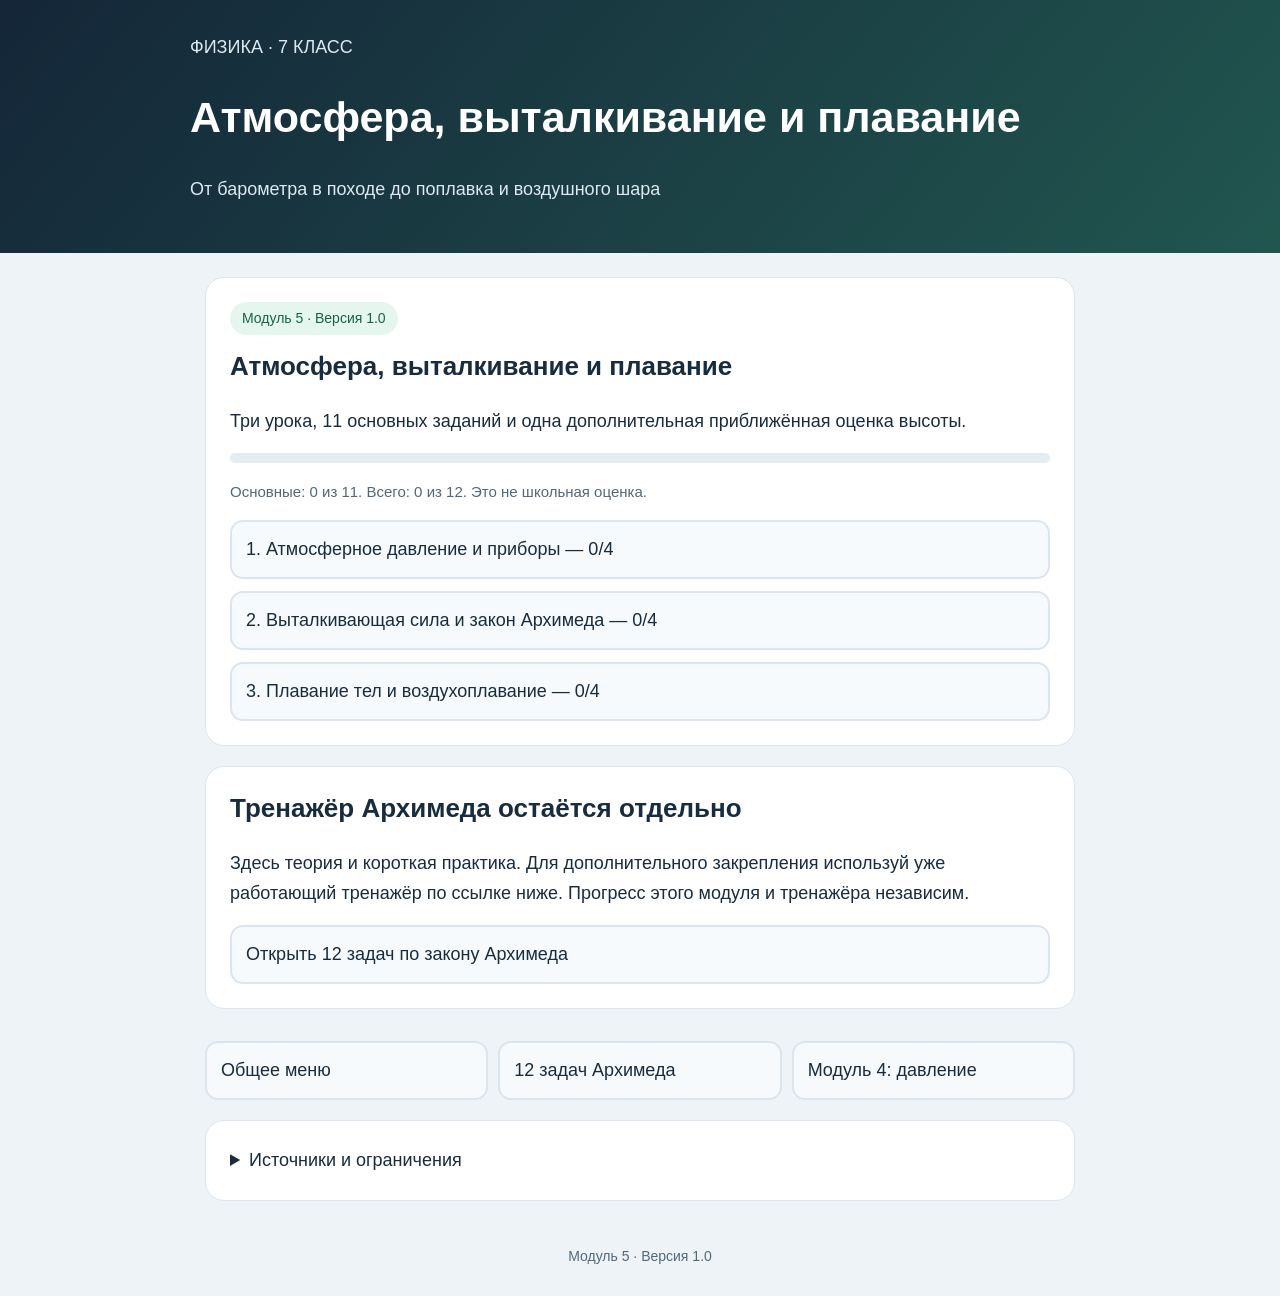
<file: module5.html>
<!DOCTYPE html><html lang="ru"><head><meta charset="UTF-8"><meta name="viewport" content="width=device-width,initial-scale=1"><meta name="theme-color" content="#142638"><title>Атмосфера, выталкивание и плавание</title><style>*{box-sizing:border-box}[hidden]{display:none!important}html{-webkit-text-size-adjust:100%}body{margin:0;background:#eef3f7;color:#172c3e;font:18px/1.7 -apple-system,BlinkMacSystemFont,"Segoe UI",Arial,sans-serif;overflow-wrap:anywhere}.wrap{max-width:900px;margin:auto}header{padding:32px 20px;background:linear-gradient(130deg,#142638,#21564f);color:white}header p{color:#dce9f1}h1{font-size:clamp(29px,7vw,43px);line-height:1.25}h2{font-size:26px;line-height:1.35;margin-top:0}h3{font-size:21px}main{padding:24px 15px}.card{background:white;border:1px solid #dce5ed;border-radius:19px;padding:24px;margin-bottom:20px}p{margin:0 0 16px}.muted,figcaption{font-size:15px;color:#526879}.tag{display:inline-block;background:#e5f6ef;color:#176344;border-radius:22px;padding:5px 12px;font-size:14px;margin-bottom:14px}button,.link{display:block;width:100%;padding:14px;margin-top:12px;min-height:50px;border:2px solid #dce5ed;border-radius:13px;color:#172c3e;background:#f7fafc;text-decoration:none;text-align:left;font:inherit;line-height:1.5;cursor:pointer;touch-action:manipulation}.primary{background:#237f62;border-color:#237f62;color:white;text-align:center}button:focus-visible,a:focus-visible,input:focus-visible,summary:focus-visible{outline:3px solid #237f62;outline-offset:3px}button:disabled,input:disabled{opacity:.7;cursor:default}input{width:100%;padding:14px;border:2px solid #bdced9;border-radius:12px;font:inherit;font-size:21px}.feedback{padding:16px;border-radius:12px;margin-top:16px}.good{background:#e5f6ef;color:#15583e}.hint{background:#fff3d8;color:#704d10}figure{margin:0}svg{display:block;width:100%;height:auto;max-width:650px;margin:auto}figcaption{margin-top:10px}.flow{padding-left:25px}.flow li{padding:10px;margin:12px 0;background:#eef7fa;border-radius:10px}.bar{height:10px;background:#e5edf2;border-radius:10px;overflow:hidden;margin:16px 0}.bar div{height:100%;background:#237f62}footer{padding:0 20px 28px;text-align:center;font-size:14px;color:#526879}a{color:#176344}summary{cursor:pointer}.nav{display:flex;gap:10px;flex-wrap:wrap}.nav a{flex:1;min-width:180px}@media(max-width:480px){.card{padding:18px}body{font-size:17px}}</style></head><body><header><div class="wrap"><p>ФИЗИКА · 7 КЛАСС</p><h1>Атмосфера, выталкивание и плавание</h1><p>От барометра в походе до поплавка и воздушного шара</p></div></header><main id="app" class="wrap"><section class="card"><h2>Загрузка…</h2></section></main><footer>Модуль 5 · Версия 1.0</footer><noscript>Для заданий нужен JavaScript.</noscript><script>
(function(){'use strict';
const DATA=[{"title": "Атмосферное давление и приборы", "sub": "Барометр в походе и изменение высоты", "parts": [["1. Воздух тоже давит", "<p>Воздух имеет массу. Атмосфера оказывает давление на тела. Давление измеряют в паскалях; 1 кПа = 1000 Па, 1 гПа = 100 Па.<\/p><p>Нормальное атмосферное давление — 101 325 Па. Оно соответствует примерно 760 мм рт. ст. Фактическое давление меняется с погодой и высотой: в любой день оно не обязано быть точно нормальным.<\/p>"], ["2. Барометр и манометр", "<p>Барометр измеряет атмосферное давление. В барометре-анероиде нет жидкого ртутного столба: деформируется чувствительная металлическая коробочка, а механизм перемещает стрелку.<\/p><p>Манометр измеряет давление или разность давлений относительно выбранного уровня. Нужно смотреть назначение и единицы конкретного прибора.<\/p><p>Опыт Торричелли связан с равновесием ртутного столба под действием атмосферного давления. Это исторический пример, не домашняя лабораторная: ртуть и стеклянные ртутные приборы не используем.<\/p>"], ["3. Подъём в горы", "<p>С высотой атмосферное давление в целом уменьшается. Но на него влияют также температура и погода.<\/p><p>Правило «на 12 м — на 1 мм рт. ст.» — грубая локальная школьная оценка. Применять её можно только если такое приближение явно задано условием. Это не точный закон и не надёжный метод навигации в горах.<\/p><p>Одного показания барометра недостаточно для точного прогноза погоды или определения высоты без других условий.<\/p>"]], "diagrams": [{"svg": "<svg viewBox=\"0 0 600 300\" role=\"img\" aria-label=\"Условная схема барометра, не шкала для считывания конкретного значения\" xmlns=\"http://www.w3.org/2000/svg\"><rect width=\"600\" height=\"300\" rx=\"16\" fill=\"#eef7fa\"/><circle cx=\"200\" cy=\"145\" r=\"90\" fill=\"white\" stroke=\"#31566c\" stroke-width=\"5\"/><path d=\"M200 145L245 90M242.59937388597672 102.77642337513396L245 90L232.95194661526935 94.88307379000975\" fill=\"none\" stroke=\"#237f62\" stroke-width=\"4\"/><text x=\"200\" y=\"195\" text-anchor=\"middle\" font-size=\"21\" fill=\"#173449\" font-family=\"Arial,sans-serif\">гПа<\/text><text x=\"445\" y=\"125\" text-anchor=\"middle\" font-size=\"18\" fill=\"#173449\" font-family=\"Arial,sans-serif\">Барометр<\/text><text x=\"445\" y=\"158\" text-anchor=\"middle\" font-size=\"18\" fill=\"#173449\" font-family=\"Arial,sans-serif\">давление атмосферы<\/text><text x=\"300\" y=\"275\" text-anchor=\"middle\" font-size=\"19\" fill=\"#173449\" font-family=\"Arial,sans-serif\">Манометр: давление или разность давлений<\/text><\/svg>", "caption": "Условный прибор без подробной шкалы. Считывать с рисунка численное давление не требуется."}, {"svg": "<svg viewBox=\"0 0 600 300\" role=\"img\" aria-label=\"Схема подъёма в гору: атмосферное давление в целом уменьшается с высотой; это не точный закон для любых условий\" xmlns=\"http://www.w3.org/2000/svg\"><rect width=\"600\" height=\"300\" rx=\"16\" fill=\"#eef7fa\"/><path d=\"M80 250L270 70L450 250Z\" fill=\"#c5dbd0\" stroke=\"#31566c\" stroke-width=\"3\"/><path d=\"M500 240L500 65M506.2325320018546 76.40857330457484L500 65L493.7674679981454 76.40857330457484\" fill=\"none\" stroke=\"#237f62\" stroke-width=\"4\"/><text x=\"290\" y=\"35\" text-anchor=\"middle\" font-size=\"19\" fill=\"#173449\" font-family=\"Arial,sans-serif\">При подъёме давление в целом уменьшается<\/text><text x=\"180\" y=\"274\" text-anchor=\"middle\" font-size=\"16\" fill=\"#173449\" font-family=\"Arial,sans-serif\">Ниже: давление больше<\/text><text x=\"380\" y=\"90\" text-anchor=\"middle\" font-size=\"16\" fill=\"#173449\" font-family=\"Arial,sans-serif\">Выше: меньше<\/text><text x=\"525\" y=\"160\" text-anchor=\"middle\" font-size=\"22\" fill=\"#173449\" font-family=\"Arial,sans-serif\">h<\/text><\/svg>", "caption": "Рисунок показывает тенденцию, не точный график зависимости давления от высоты."}], "flow": ["Уточни, что измеряет прибор", "Прочитай единицы", "Для сравнения приведи данные к одинаковым единицам", "Вычисли разность, если она нужна", "Не превращай приближённое правило в точный закон"], "activity": "Если дома есть безопасный барометр, запиши показание и единицу. Если нет, используй учебные данные задач. Не придумывай фактическое измерение.", "tasks": [{"id": "b1", "title": "Выбери прибор", "q": "Какой прибор предназначен для измерения атмосферного давления?", "type": "choice", "options": ["Барометр", "Линейка", "Весы"], "answer": 0, "hint": "Назначение прибора важнее его внешнего вида.", "solution": "Атмосферное давление измеряют барометром.", "extra": false}, {"id": "b2", "title": "Гектопаскали", "q": "Барометр показывает 1000 гПа. Вырази давление в кПа.", "type": "number", "answer": 100, "unit": "кПа", "hint": "1000 гПа = 100 000 Па. В одном кПа 1000 Па.", "solution": "1000 × 100 ÷ 1000 = 100 кПа.", "extra": false}, {"id": "b3", "title": "Разность показаний", "q": "В двух учебных измерениях получено 760 и 740 мм рт. ст. На сколько второе показание меньше первого?", "type": "number", "answer": 20, "unit": "мм рт. ст.", "hint": "Вычти 740 из 760.", "solution": "760 − 740 = 20 мм рт. ст.", "extra": false}, {"id": "b4", "title": "Оценка подъёма — дополнительно", "q": "Только для этой задачи примем: при подъёме на каждые 12 м давление падает на 1 мм рт. ст. Давление уменьшилось на 10 мм рт. ст. Оцени подъём.", "type": "number", "answer": 120, "unit": "м", "hint": "На каждый 1 мм рт. ст. по условию приходится 12 м.", "solution": "h ≈ 10 × 12 = 120 м. Это результат заданного приближения, не точное определение высоты.", "extra": true}]}, {"title": "Выталкивающая сила и закон Архимеда", "sub": "Камень на подвесе и вода в походной ёмкости", "parts": [["1. Почему возникает выталкивание?", "<p>В покоящейся жидкости давление растёт с глубиной. Для обычного погружённого тела суммарная сила давления имеет выталкивающую составляющую вверх.<\/p><p><strong>FА = ρж × g × Vпогр<\/strong>: плотность жидкости, заданное g и объём погружённой части.<\/p><p>Для 50 см³ воды: Vпогр = 0,00005 м³, FА = 1000 × 10 × 0,00005 = 0,5 Н.<\/p>"], ["2. Две главные ловушки", "<p>Подставляют плотность жидкости, а не вещества тела. Берут объём погружённой части, а не всегда полный объём.<\/p><p>Для двух полностью погружённых тел одинакового внешнего объёма в одной жидкости FА одинакова, хотя массы и тяжесть могут различаться.<\/p>"], ["3. Измерение на подвесе", "<p>Для неподвижного предмета на вертикальном подвесе в воде без касания сосуда: T + FА = mg.<\/p><p>Если выталкиванием воздуха пренебречь, FА приблизительно равна разности показаний динамометра в воздухе и воде. Масса предмета не уменьшается.<\/p><p>Для присосавшегося к дну камня условия другие. Нельзя этой простой схемой автоматически рассчитать силу его отрыва.<\/p>"]], "diagrams": [{"svg": "<svg viewBox=\"0 0 600 300\" role=\"img\" aria-label=\"Три силы на неподвижном предмете, подвешенном в воде: натяжение и Архимедова сила вверх, тяжесть вниз\" xmlns=\"http://www.w3.org/2000/svg\"><rect width=\"600\" height=\"300\" rx=\"16\" fill=\"#eef7fa\"/><rect x=\"50\" y=\"180\" width=\"500\" height=\"90\" fill=\"#c6e8f6\"/><path d=\"M300 45v85\" stroke=\"#31566c\" stroke-width=\"3\"/><rect x=\"265\" y=\"130\" width=\"70\" height=\"100\" rx=\"10\" fill=\"#f5c876\"/><path d=\"M280 170L280 95M286.2325320018546 106.40857330457484L280 95L273.7674679981454 106.40857330457484\" fill=\"none\" stroke=\"#237f62\" stroke-width=\"4\"/><path d=\"M320 170L320 260M313.7674679981454 248.59142669542516L320 260L326.2325320018546 248.59142669542516\" fill=\"none\" stroke=\"#b75d3b\" stroke-width=\"4\"/><text x=\"140\" y=\"110\" text-anchor=\"middle\" font-size=\"16\" fill=\"#173449\" font-family=\"Arial,sans-serif\">Натяжение T вверх<\/text><text x=\"440\" y=\"244\" text-anchor=\"middle\" font-size=\"16\" fill=\"#173449\" font-family=\"Arial,sans-serif\">Тяжесть вниз<\/text><path d=\"M350 215L350 145M356.2325320018546 156.40857330457484L350 145L343.7674679981454 156.40857330457484\" fill=\"none\" stroke=\"#247fb4\" stroke-width=\"4\"/><text x=\"460\" y=\"145\" text-anchor=\"middle\" font-size=\"19\" fill=\"#173449\" font-family=\"Arial,sans-serif\">FА вверх<\/text><text x=\"300\" y=\"30\" text-anchor=\"middle\" font-size=\"21\" fill=\"#173449\" font-family=\"Arial,sans-serif\">Равновесие: T + FА = mg<\/text><\/svg>", "caption": "Предмет неподвижен, не касается дна и стенок. Длины стрелок условны, не численные значения."}], "flow": ["Выбери плотность жидкости", "Определи погружённый объём", "Переведи объём в м³", "Вычисли ρжgVпогр", "При подвесе отдельно проверь равновесие сил"], "activity": "По рисунку назови три силы на подвешенном предмете. Для домашнего опыта нужен подходящий прибор и безопасная маленькая ёмкость; без прибора ограничься схемой.", "tasks": [{"id": "a1", "title": "Вытесненная вода", "q": "Тело вытесняет 200 см³ пресной воды. Найди FА: ρводы = 1000 кг/м³, g = 10 Н/кг.", "type": "number", "answer": 2, "unit": "Н", "hint": "200 см³ = 0,0002 м³.", "solution": "FА = 1000 × 10 × 0,0002 = 2 Н.", "extra": false}, {"id": "a2", "title": "Чья плотность?", "q": "Какую плотность нужно подставить в формулу FА?", "type": "choice", "options": ["Плотность жидкости", "Всегда плотность материала тела", "Всегда плотность воздуха"], "answer": 0, "hint": "Формула связывает выталкивание с вытесненной средой.", "solution": "В воде или растворе подставляют плотность этой жидкости.", "extra": false}, {"id": "a3", "title": "Частичное погружение", "q": "Полный объём модели 500 см³. В воду погружена половина этого объёма. Найди FА: ρводы = 1000 кг/м³, g = 10 Н/кг.", "type": "number", "answer": 2.5, "unit": "Н", "hint": "Погружено 250 см³ = 0,00025 м³.", "solution": "FА = 1000 × 10 × 0,00025 = 2,5 Н.", "extra": false}, {"id": "a4", "title": "Показания динамометра", "q": "Неподвижный предмет даёт 4 Н в воздухе и 2,5 Н в воде. Сосуда не касается; выталкиванием воздуха пренебречь. Найди FА.", "type": "number", "answer": 1.5, "unit": "Н", "hint": "Вычти показание в воде из показания в воздухе.", "solution": "FА ≈ 4 − 2,5 = 1,5 Н.", "extra": false}]}, {"title": "Плавание тел и воздухоплавание", "sub": "Поплавок, пластилиновая лодочка и воздушный шар", "parts": [["1. Начальное движение и равновесие", "<p>Для полностью погружённого тела, отпущенного из покоя, в простой модели сравнивают FА и mg: если FА больше — начинает подниматься; меньше — опускаться; равенство допускает равновесие.<\/p><p>При движении появляется сопротивление. Эти правила не означают, что при дальнейшем движении равнодействующая всё время остаётся прежней.<\/p><p>Для тела, спокойно плавающего на поверхности без иных вертикальных сил, <strong>FА = mg<\/strong>. Не «больше», а равно.<\/p>"], ["2. Почему может плавать лодочка?", "<p>Шар из подходящего пластилина может тонуть, а открытая лодочка из того же куска — плавать, если до затопления успевает вытеснить достаточно воды.<\/p><p>Масса куска и плотность материала не обязаны изменяться. Меняется форма конструкции и её средняя плотность с учётом полости.<\/p><p>Расчётный предел нагрузки на границе полного погружения — не безопасная грузоподъёмность настоящей лодки. Нужны запас плавучести, устойчивость и правила эксплуатации.<\/p>"], ["3. Выталкивание действует и в воздухе", "<p>Для воздушного шара FА = ρвнешнего воздуха × g × Vвытесненного воздуха. Сравнивают её с тяжестью всей системы: газа внутри, оболочки, корзины и груза.<\/p><p>Горячий воздух при сопоставимом давлении менее плотный, чем холодный. Но одного этого утверждения недостаточно для подъёма: нужно учитывать общую массу.<\/p><p>Никаких домашних горелок, водорода и запуска воздушных шаров для проверки урока.<\/p>"]], "diagrams": [{"svg": "<svg viewBox=\"0 0 600 300\" role=\"img\" aria-label=\"Полая модель лодки в равновесии: выталкивание равно тяжести при отсутствии иных вертикальных сил\" xmlns=\"http://www.w3.org/2000/svg\"><rect width=\"600\" height=\"300\" rx=\"16\" fill=\"#eef7fa\"/><rect x=\"30\" y=\"160\" width=\"540\" height=\"110\" fill=\"#c6e8f6\"/><path d=\"M190 130H410L370 205H230Z\" fill=\"#f5c876\" stroke=\"#31566c\" stroke-width=\"3\"/><path d=\"M30 160H570\" stroke=\"#247fb4\" stroke-width=\"3\"/><path d=\"M280 165L280 80M286.2325320018546 91.40857330457484L280 80L273.7674679981454 91.40857330457484\" fill=\"none\" stroke=\"#237f62\" stroke-width=\"4\"/><path d=\"M320 165L320 250M313.7674679981454 238.59142669542516L320 250L326.2325320018546 238.59142669542516\" fill=\"none\" stroke=\"#b75d3b\" stroke-width=\"4\"/><text x=\"300\" y=\"35\" text-anchor=\"middle\" font-size=\"22\" fill=\"#173449\" font-family=\"Arial,sans-serif\">Спокойное плавание: FА = mg<\/text><text x=\"135\" y=\"105\" text-anchor=\"middle\" font-size=\"20\" fill=\"#173449\" font-family=\"Arial,sans-serif\">FА<\/text><text x=\"470\" y=\"230\" text-anchor=\"middle\" font-size=\"20\" fill=\"#173449\" font-family=\"Arial,sans-serif\">mg<\/text><text x=\"300\" y=\"290\" text-anchor=\"middle\" font-size=\"17\" fill=\"#173449\" font-family=\"Arial,sans-serif\">Внутренняя полость помогает вытеснить воду<\/text><\/svg>", "caption": "Равенство сил относится к покою без дополнительных вертикальных воздействий."}, {"svg": "<svg viewBox=\"0 0 600 300\" role=\"img\" aria-label=\"Схема воздушного шара: выталкивающая сила зависит от внешнего воздуха, тяжесть учитывает газ, оболочку, корзину и груз\" xmlns=\"http://www.w3.org/2000/svg\"><rect width=\"600\" height=\"300\" rx=\"16\" fill=\"#eef7fa\"/><ellipse cx=\"300\" cy=\"110\" rx=\"85\" ry=\"75\" fill=\"#f5c876\" stroke=\"#31566c\" stroke-width=\"3\"/><path d=\"M260 174L275 220M340 174L325 220\" stroke=\"#31566c\" stroke-width=\"3\"/><rect x=\"270\" y=\"220\" width=\"60\" height=\"35\" rx=\"6\" fill=\"#a7bea9\"/><path d=\"M190 180L190 70M196.23253200185465 81.40857330457484L190 70L183.76746799814535 81.40857330457484\" fill=\"none\" stroke=\"#237f62\" stroke-width=\"4\"/><path d=\"M420 80L420 190M413.7674679981454 178.59142669542516L420 190L426.2325320018546 178.59142669542516\" fill=\"none\" stroke=\"#b75d3b\" stroke-width=\"4\"/><text x=\"130\" y=\"210\" text-anchor=\"middle\" font-size=\"18\" fill=\"#173449\" font-family=\"Arial,sans-serif\">FА вверх<\/text><text x=\"480\" y=\"230\" text-anchor=\"middle\" font-size=\"16\" fill=\"#173449\" font-family=\"Arial,sans-serif\">Тяжесть всей<\/text><text x=\"480\" y=\"254\" text-anchor=\"middle\" font-size=\"16\" fill=\"#173449\" font-family=\"Arial,sans-serif\">системы вниз<\/text><text x=\"300\" y=\"290\" text-anchor=\"middle\" font-size=\"17\" fill=\"#173449\" font-family=\"Arial,sans-serif\">В FА берём плотность окружающего воздуха<\/text><\/svg>", "caption": "Длины стрелок не задают итог движения: для вывода нужны объём, внешняя плотность и общая масса."}], "flow": ["Уточни состояние: покой или начальное движение", "Запиши все вертикальные силы", "Для спокойного плавания без иных сил используй FА = mg", "Для полного погружения сравни FА и mg", "Для шара в воздухе учти массу всей системы"], "activity": "Нарисуй поплавок и две равные противоположные стрелки при спокойном плавании. Не экспериментируй с настоящими плавсредствами, огнём, животными и глубокими водоёмами.", "tasks": [{"id": "f1", "title": "Спокойный поплавок", "q": "Поплавок 60 г спокойно плавает, иных вертикальных сил нет. Найди FА при g = 10 Н/кг.", "type": "number", "answer": 0.6, "unit": "Н", "hint": "60 г = 0,06 кг; при равновесии FА = mg.", "solution": "FА = 0,06 × 10 = 0,6 Н.", "extra": false}, {"id": "f2", "title": "Полностью погружённый образец", "q": "Однородный сплошной образец плотностью 700 кг/м³ полностью погрузили в воду 1000 кг/м³ и отпустили из покоя. Сосуда не касается; в начале учитываем тяжесть и выталкивание. Что начнёт делать образец?", "type": "choice", "options": ["Подниматься", "Опускаться", "Обязательно останется на месте"], "answer": 0, "hint": "Сравни ρтелаgV и ρводыgV при одном объёме.", "solution": "При полной погружённости FА больше тяжести, поэтому начальное движение вверх.", "extra": false}, {"id": "f3", "title": "Средняя плотность модели", "q": "Полая герметичная модель вместе с содержимым имеет массу 0,4 кг и внешний объём 0,001 м³. Найди среднюю плотность всей модели.", "type": "number", "answer": 400, "unit": "кг/м³", "hint": "Раздели общую массу на внешний объём.", "solution": "ρср = 0,4 ÷ 0,001 = 400 кг/м³. Это средняя плотность модели, не плотность материала её стенок.", "extra": false}, {"id": "f4", "title": "Выталкивание в воздухе", "q": "Шар вытесняет 2 м³ воздуха. Плотность окружающего воздуха по условию 1,2 кг/м³. Найди FА при g = 10 Н/кг.", "type": "number", "answer": 24, "unit": "Н", "hint": "Умножь внешнюю плотность, g и вытесненный объём.", "solution": "FА = 1,2 × 10 × 2 = 24 Н. Чтобы решить, поднимется ли шар, нужно знать общую массу системы.", "extra": false}]}],KEY='fizika7-module5-v1',app=document.getElementById('app'),ALL=DATA.flatMap(l=>l.tasks);let failed=false;
function load(){try{let p=JSON.parse(localStorage.getItem(KEY)),ids=new Set(ALL.map(t=>t.id));return{done:p&&Array.isArray(p.done)?[...new Set(p.done.filter(id=>ids.has(id)))]:[],help:p&&Array.isArray(p.help)?p.help.filter(id=>ids.has(id)):[]}}catch(e){return{done:[],help:[]}}}
let state=load();function save(){try{localStorage.setItem(KEY,JSON.stringify(state));failed=false}catch(e){failed=true}}function notice(){return failed?'<p class="feedback hint" role="status">Прогресс не удалось сохранить. Задания доступны.</p>':''}function nav(){return '<nav class="nav" aria-label="Разделы"><a class="link" href="./start.html">Общее меню</a><a class="link" href="./archimedes.html">12 задач Архимеда</a><a class="link" href="./module4.html">Модуль 4: давление</a></nav>'}
function home(){let basic=ALL.filter(t=>!t.extra&&state.done.includes(t.id)).length;app.innerHTML=`<section class="card"><span class="tag">Модуль 5 · Версия 1.0</span><h2>Атмосфера, выталкивание и плавание</h2><p>Три урока, 11 основных заданий и одна дополнительная приближённая оценка высоты.</p><div class="bar" role="progressbar" aria-label="Основные задачи" aria-valuemin="0" aria-valuemax="11" aria-valuenow="${basic}"><div style="width:${basic/11*100}%"></div></div><p class="muted">Основные: ${basic} из 11. Всего: ${state.done.length} из 12. Это не школьная оценка.</p><div id="lesson-list"></div>${notice()}</section><section class="card"><h2>Тренажёр Архимеда остаётся отдельно</h2><p>Здесь теория и короткая практика. Для дополнительного закрепления используй уже работающий тренажёр по ссылке ниже. Прогресс этого модуля и тренажёра независим.</p><a class="link" href="./archimedes.html">Открыть 12 задач по закону Архимеда</a></section>${nav()}<details class="card" style="margin-top:20px"><summary>Источники и ограничения</summary><p class="muted"><a href="https://openstax.org/books/university-physics-volume-1/pages/14-2-measuring-pressure" target="_blank" rel="noopener noreferrer">OpenStax: измерение давления</a>; <a href="https://openstax.org/books/university-physics-volume-1/pages/14-4-archimedes-principle-and-buoyancy" target="_blank" rel="noopener noreferrer">плавучесть</a>. Порядок тем сверяют с учителем. Рисунки и числа учебные.</p><p class="muted">Прогресс в этом браузере; может исчезнуть при очистке данных и автоматически не переносится между устройствами. Опасные домашние опыты не нужны.</p></details>`;let list=document.getElementById('lesson-list');DATA.forEach((l,i)=>{let b=document.createElement('button');b.textContent=(i+1)+'. '+l.title+' — '+l.tasks.filter(t=>state.done.includes(t.id)).length+'/4';b.onclick=()=>lesson(i);list.appendChild(b)});window.scrollTo(0,0)}
function lesson(i){let l=DATA[i];app.innerHTML=`<button id="back">← К урокам модуля</button><section class="card" style="margin-top:18px"><span class="tag">Урок ${i+1} из 3</span><h2>${l.title}</h2><p class="muted">${l.sub}</p>${l.parts.map(p=>'<h3>'+p[0]+'</h3>'+p[1]).join('')}</section>${l.diagrams.map(d=>'<section class="card"><h2>Посмотри на рисунок</h2><figure>'+d.svg+'<figcaption>'+d.caption+'</figcaption></figure></section>').join('')}<section class="card"><h2>Пройди по шагам</h2><ol class="flow">${l.flow.map(s=>'<li>'+s+'</li>').join('')}</ol></section><section class="card"><h2>Самостоятельные задачи</h2><div id="tasks"></div></section><section class="card"><h2>Попробуй вне экрана</h2><p>${l.activity}</p></section>${nav()}`;document.getElementById('back').onclick=home;let list=document.getElementById('tasks');l.tasks.forEach((t,k)=>{let b=document.createElement('button');b.textContent=(k+1)+'. '+t.title+(t.extra?' (необязательно)':'')+(state.done.includes(t.id)?(state.help.includes(t.id)?' — с помощью':' — выполнено'):'');b.onclick=()=>task(i,k);list.appendChild(b)});window.scrollTo(0,0)}
function parse(value){let s=value.trim().replace(',','.');return /^\d+(?:\.\d+)?$/.test(s)?Number(s):null}
function task(li,ti){let l=DATA[li],t=l.tasks[ti],helped=false,solved=false;app.innerHTML=`<button id="lesson-back">← К объяснению урока</button><section class="card" style="margin-top:18px"><span class="tag">Задача ${ti+1} из 4${t.extra?' · дополнительная':''}</span><h2>${t.title}</h2><p>${t.q}</p>${t.type==='number'?'<form id="answer-form" novalidate><label for="answer">Ответ, '+t.unit+'</label><input id="answer" type="text" inputmode="decimal" autocomplete="off" aria-describedby="note"><p id="note" class="muted">Только число. Запятая и точка равноправны.</p><button id="check" class="primary" type="submit">Проверить</button></form>':'<div id="choices"></div>'}<button id="hint">Подсказка</button><div id="feedback" role="status" aria-live="polite" hidden></div><div id="hint-text" class="feedback hint" role="status" hidden></div><details id="solution" hidden><summary>Открыть разбор</summary><p>${t.solution}</p></details><button id="next" class="primary" hidden>${ti<3?'Следующая задача →':li<2?'Следующий урок →':'К меню модуля'}</button>${t.extra?'<button id="skip">Пропустить дополнительную задачу</button>':''}<div id="storage-status"></div></section>`;document.getElementById('lesson-back').onclick=()=>lesson(li);function advance(){if(ti<3)task(li,ti+1);else if(li<2)lesson(li+1);else home()}if(t.extra)document.getElementById('skip').onclick=advance;let fb=document.getElementById('feedback');function message(s,ok){fb.hidden=false;fb.className='feedback '+(ok?'good':'hint');fb.textContent=s}function verify(value){if(solved)return;if(value===null||!Number.isFinite(value)){message('Введи число, например 20 или 0,6.',false);return}if(Math.abs(value-t.answer)>1e-8){helped=true;message('Пока не совпало. Проверь условие, формулу и единицы. Можно открыть подсказку.',false);return}solved=true;if(!state.done.includes(t.id))state.done.push(t.id);if(helped&&!state.help.includes(t.id))state.help.push(t.id);save();message('Верно! '+t.solution,true);if(t.type==='number'){document.getElementById('answer').disabled=true;document.getElementById('check').disabled=true}else document.getElementById('choices').querySelectorAll('button').forEach(b=>b.disabled=true);document.getElementById('hint').hidden=true;document.getElementById('next').hidden=false;if(t.extra)document.getElementById('skip').hidden=true;document.getElementById('storage-status').innerHTML=notice()}
if(t.type==='number')document.getElementById('answer-form').onsubmit=e=>{e.preventDefault();verify(parse(document.getElementById('answer').value))};else{let box=document.getElementById('choices');t.options.forEach((s,i)=>{let b=document.createElement('button');b.textContent=s;b.onclick=()=>verify(i);box.appendChild(b)})}document.getElementById('hint').onclick=function(){helped=true;let box=document.getElementById('hint-text');box.hidden=false;box.textContent=t.hint;document.getElementById('solution').hidden=false;this.hidden=true};document.getElementById('solution').ontoggle=function(){if(this.open)helped=true};document.getElementById('next').onclick=advance;window.scrollTo(0,0)}
try{home()}catch(e){app.innerHTML='<section class="card"><h2>Не удалось открыть модуль</h2><pre id="error"></pre></section>';document.getElementById('error').textContent=String(e.message||e)}
})();
</script></body></html>
</file>
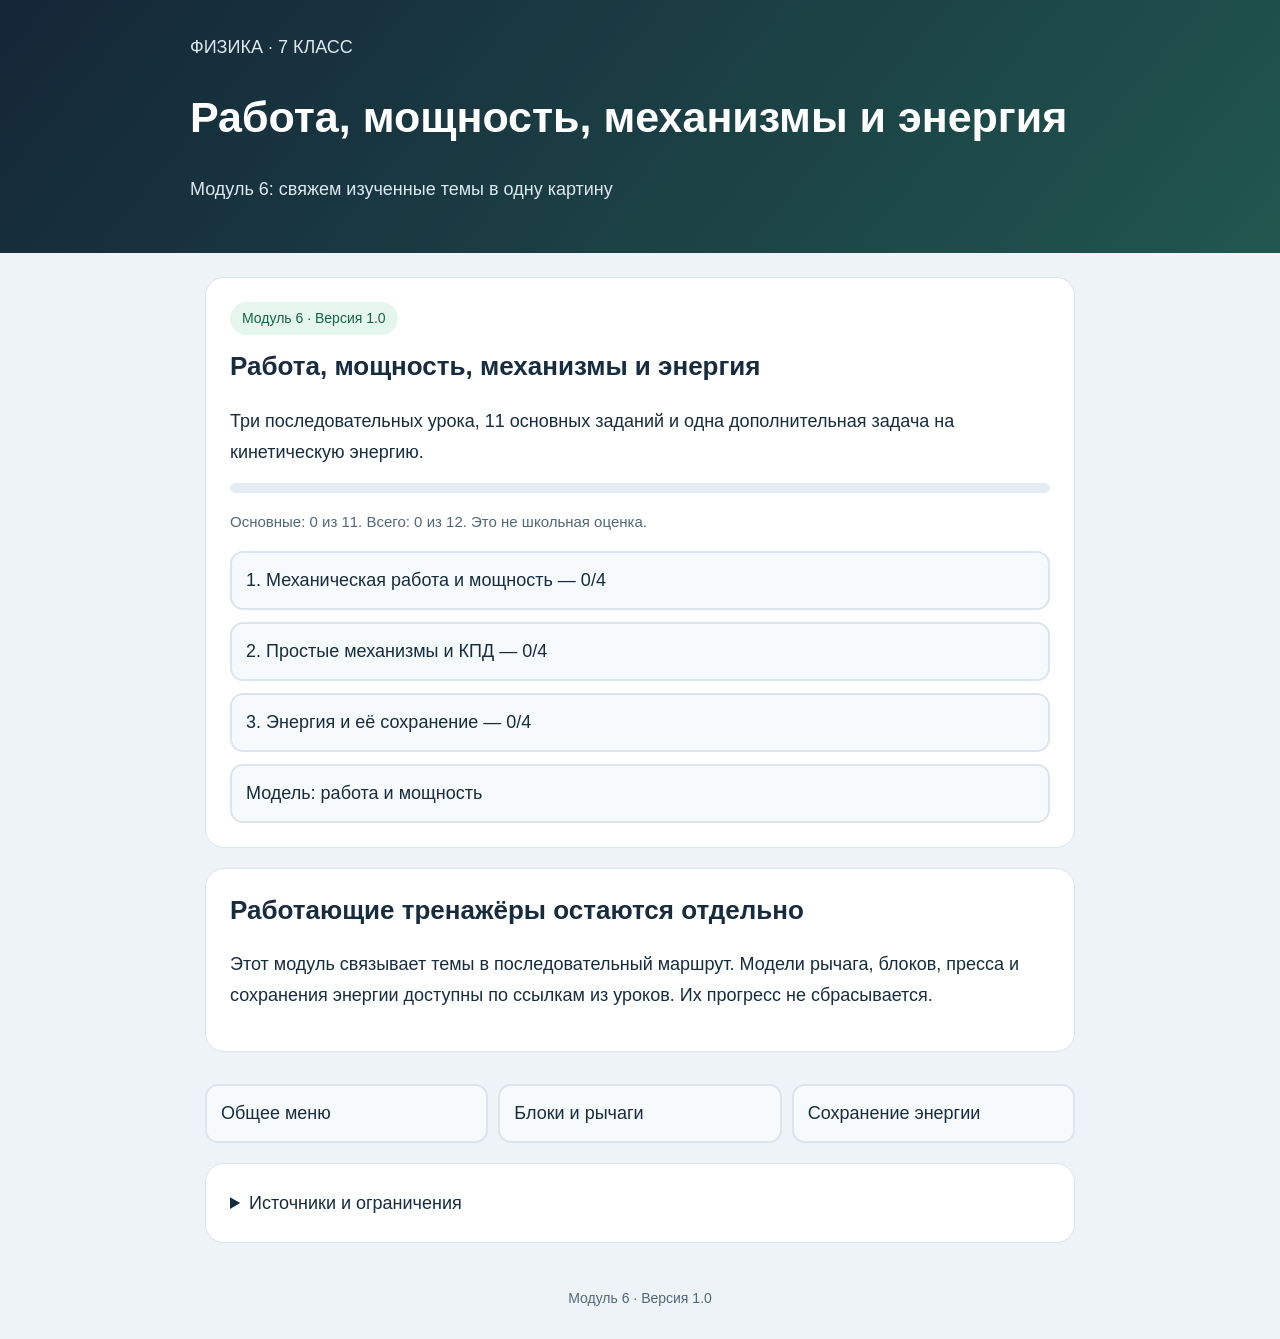
<file: module6.html>
<!DOCTYPE html><html lang="ru"><head><meta charset="UTF-8"><meta name="viewport" content="width=device-width,initial-scale=1"><meta name="theme-color" content="#142638"><title>Работа, мощность, механизмы и энергия</title><style>*{box-sizing:border-box}[hidden]{display:none!important}html{-webkit-text-size-adjust:100%}body{margin:0;background:#eef3f7;color:#172c3e;font:18px/1.7 -apple-system,BlinkMacSystemFont,"Segoe UI",Arial,sans-serif;overflow-wrap:anywhere}.wrap{max-width:900px;margin:auto}header{padding:32px 20px;background:linear-gradient(130deg,#142638,#21564f);color:white}header p{color:#dce9f1}h1{font-size:clamp(29px,7vw,43px);line-height:1.25}h2{font-size:26px;line-height:1.35;margin-top:0}h3{font-size:21px}main{padding:24px 15px}.card{background:white;border:1px solid #dce5ed;border-radius:19px;padding:24px;margin-bottom:20px}p{margin:0 0 16px}.muted,figcaption{font-size:15px;color:#526879}.tag{display:inline-block;background:#e5f6ef;color:#176344;border-radius:22px;padding:5px 12px;font-size:14px;margin-bottom:14px}button,.link{display:block;width:100%;padding:14px;margin-top:12px;min-height:50px;border:2px solid #dce5ed;border-radius:13px;color:#172c3e;background:#f7fafc;text-decoration:none;text-align:left;font:inherit;line-height:1.5;cursor:pointer;touch-action:manipulation}.primary{background:#237f62;border-color:#237f62;color:white;text-align:center}button:focus-visible,a:focus-visible,input:focus-visible,select:focus-visible,summary:focus-visible{outline:3px solid #237f62;outline-offset:3px}button:disabled,input:disabled{opacity:.7;cursor:default}input:not([type="range"]){width:100%;padding:14px;border:2px solid #bdced9;border-radius:12px;font:inherit;font-size:21px}input[type="range"]{width:100%;min-height:44px;accent-color:#237f62}label{display:block;margin:14px 0 6px}.feedback{padding:16px;border-radius:12px;margin-top:16px}.good{background:#e5f6ef;color:#15583e}.hint{background:#fff3d8;color:#704d10}figure{margin:0}svg{display:block;width:100%;height:auto;max-width:650px;margin:auto}figcaption{margin-top:10px}.flow{padding-left:25px}.flow li{padding:10px;margin:12px 0;background:#eef7fa;border-radius:10px}.bar{height:10px;background:#e5edf2;border-radius:10px;overflow:hidden;margin:16px 0}.bar div{height:100%;background:#237f62}footer{padding:0 20px 28px;text-align:center;font-size:14px;color:#526879}a{color:#176344}summary{cursor:pointer}.nav{display:flex;gap:10px;flex-wrap:wrap}.nav a{flex:1;min-width:180px}@media(max-width:480px){.card{padding:18px}body{font-size:17px}}</style></head><body><header><div class="wrap"><p>ФИЗИКА · 7 КЛАСС</p><h1>Работа, мощность, механизмы и энергия</h1><p>Модуль 6: свяжем изученные темы в одну картину</p></div></header><main id="app" class="wrap"><section class="card"><h2>Загрузка…</h2></section></main><footer>Модуль 6 · Версия 1.0</footer><noscript>Для заданий нужен JavaScript.</noscript><script>
(function(){'use strict';
const DATA=[{"title": "Механическая работа и мощность", "sub": "Перевозка груза на базе и подъём рюкзака", "parts": [["1. Работа силы", "<p>В физике работа силы связана с перемещением. Для постоянной силы вдоль движения <strong>A = Fs<\/strong>. F — сила в Н, s — перемещение в м, A — работа в джоулях, Дж.<\/p><p>Пример: тянем модель силой 10 Н на 3 м вдоль силы. Работа этой силы 30 Дж. При силе против движения работа отрицательна; при перпендикулярной силе — нулевая. Здесь тренируем преимущественно сонаправленный случай.<\/p><p>Если предмет неподвижен, поддерживающая сила не совершает над ним механическую работу: перемещения нет. Усталость мышц возможна, но она не равна работе над неподвижным предметом.<\/p>"], ["2. Полезная работа подъёма", "<p>При равномерном подъёме груза полезная работа <strong>Aпол = mgh<\/strong>. Высоту h отсчитывают вертикально, а массу m берут в кг. В задачах используем g = 10 Н/кг, если не сказано другое.<\/p><p>Для 2 кг и высоты 1 м получаем 20 Дж. Затраченная устройством работа может быть больше полезной из-за потерь.<\/p>"], ["3. Мощность", "<p>Мощность показывает, как быстро выполняется работа: <strong>N = A/t<\/strong>. Время в секундах, мощность в ваттах. 1 Вт = 1 Дж/с.<\/p><p>100 Дж за 10 с — 10 Вт. Те же 100 Дж за 5 с — 20 Вт. Большая мощность не обязательно означает большую работу: нужно учитывать время.<\/p><p>Для силы, направленной вдоль скорости, мгновенная мощность N = Fv. Эту дополнительную связь не нужно применять, если проще известны работа и время.<\/p>"]], "diagrams": [{"svg": "<svg viewBox=\"0 0 600 300\" role=\"img\" aria-label=\"Работа постоянной силы тяги вдоль перемещения, две позиции груза\" xmlns=\"http://www.w3.org/2000/svg\"><rect width=\"600\" height=\"300\" rx=\"16\" fill=\"#eef7fa\"/><path d=\"M40 230H560\" stroke=\"#31566c\" stroke-width=\"5\"/><rect x=\"95\" y=\"140\" width=\"100\" height=\"85\" rx=\"10\" fill=\"#f5c876\"/><rect x=\"400\" y=\"140\" width=\"100\" height=\"85\" rx=\"10\" fill=\"#d5e8db\"/><path d=\"M190 170H320m-15-12 15 12-15 12M145 260H450m-15-10 15 10-15 10\" fill=\"none\" stroke=\"#237f62\" stroke-width=\"4\"/><text x=\"300\" y=\"55\" text-anchor=\"middle\" font-family=\"Arial,sans-serif\" font-size=\"23\" fill=\"#173449\">Работа силы тяги: A = F × s<\/text><text x=\"270\" y=\"145\" text-anchor=\"middle\" font-family=\"Arial,sans-serif\" font-size=\"22\" fill=\"#173449\">F<\/text><text x=\"300\" y=\"285\" text-anchor=\"middle\" font-family=\"Arial,sans-serif\" font-size=\"18\" fill=\"#173449\">Перемещение s<\/text><\/svg>", "caption": "Рассчитывается работа названной силы, а не автоматически сумма работ всех сил."}, {"svg": "<svg viewBox=\"0 0 600 300\" role=\"img\" aria-label=\"Одна работа 100 Дж за разное время: 10 секунд дают 10 Вт, пять секунд 20 Вт\" xmlns=\"http://www.w3.org/2000/svg\"><rect width=\"600\" height=\"300\" rx=\"16\" fill=\"#eef7fa\"/><rect x=\"35\" y=\"75\" width=\"240\" height=\"130\" rx=\"14\" fill=\"#d5e8db\"/><rect x=\"325\" y=\"75\" width=\"240\" height=\"130\" rx=\"14\" fill=\"#b8e1f2\"/><text x=\"155\" y=\"115\" text-anchor=\"middle\" font-family=\"Arial,sans-serif\" font-size=\"18\" fill=\"#173449\">A = 100 Дж<\/text><text x=\"155\" y=\"150\" text-anchor=\"middle\" font-family=\"Arial,sans-serif\" font-size=\"18\" fill=\"#173449\">t = 10 с<\/text><text x=\"155\" y=\"185\" text-anchor=\"middle\" font-family=\"Arial,sans-serif\" font-size=\"23\" fill=\"#173449\">N = 10 Вт<\/text><text x=\"445\" y=\"115\" text-anchor=\"middle\" font-family=\"Arial,sans-serif\" font-size=\"18\" fill=\"#173449\">A = 100 Дж<\/text><text x=\"445\" y=\"150\" text-anchor=\"middle\" font-family=\"Arial,sans-serif\" font-size=\"18\" fill=\"#173449\">t = 5 с<\/text><text x=\"445\" y=\"185\" text-anchor=\"middle\" font-family=\"Arial,sans-serif\" font-size=\"23\" fill=\"#173449\">N = 20 Вт<\/text><text x=\"300\" y=\"260\" text-anchor=\"middle\" font-family=\"Arial,sans-serif\" font-size=\"18\" fill=\"#173449\">Та же работа за меньшее время → больше мощность<\/text><\/svg>", "caption": "Сравнивается одинаковая работа за разное время."}], "flow": ["Назови, работу какой силы считаешь", "Проверь направление силы и перемещения", "Приведи Н, м и с к согласованным единицам", "Для работы используй A = Fs или Aпол = mgh", "Для средней мощности раздели работу на время"], "activity": "По рисунку сравни два подъёма одной коробки на одну высоту за разное время. Реальные тяжёлые предметы поднимать не нужно.", "links": [["mechanisms.html", "Рычаги и блоки"], ["hydraulic.html", "Гидравлический пресс"]], "tasks": [{"id": "w1", "title": "Работа тяги", "q": "Постоянная сила 15 Н направлена вдоль перемещения 2 м. Найди работу этой силы.", "type": "number", "answer": 30, "unit": "Дж", "hint": "Умножь F на s.", "solution": "A = 15 × 2 = 30 Дж.", "extra": false}, {"id": "w2", "title": "Подняли рюкзак", "q": "Рюкзак 2 кг равномерно подняли на 1,5 м. Найди полезную работу при g = 10 Н/кг.", "type": "number", "answer": 30, "unit": "Дж", "hint": "Aпол = mgh.", "solution": "Aпол = 2 × 10 × 1,5 = 30 Дж.", "extra": false}, {"id": "w3", "title": "Мощность механизма", "q": "Механизм совершил 120 Дж полезной работы за 6 с. Найди среднюю полезную мощность.", "type": "number", "answer": 20, "unit": "Вт", "hint": "Раздели работу на время.", "solution": "N = 120/6 = 20 Вт.", "extra": false}, {"id": "w4", "title": "Держим неподвижно", "q": "Рюкзак неподвижно удерживают над полом. Какова механическая работа поддерживающей силы над рюкзаком за этот интервал?", "type": "choice", "options": ["Нулевая, потому что перемещения нет", "Обязательно большая, потому что человек устал"], "answer": 0, "hint": "Отдели работу над рюкзаком от физиологических затрат организма.", "solution": "Перемещение рюкзака нулевое, поэтому работа поддерживающей силы над ним равна нулю.", "extra": false}]}, {"title": "Простые механизмы и КПД", "sub": "LEGO-кран, блок и погрузка по наклонной плоскости", "parts": [["1. Рычаг и блок", "<p>Для лёгкого горизонтального рычага и вертикальных сил по разные стороны оси: F₁l₁ = F₂l₂. Плечо — перпендикулярное расстояние от оси до линии действия силы.<\/p><p>Идеальный неподвижный блок меняет направление силы, но не даёт выигрыша: F = mg, s = h. Для показанной в отдельном тренажёре схемы подвижного блока с двумя вертикальными несущими ветвями F = mg/2, s = 2h. Массой блока и трением пренебрегаем, подъём равномерный.<\/p>"], ["2. Наклонная плоскость", "<p>При равномерном подъёме по наклонной плоскости полезная работа Aпол = mgh. Если сила тяги постоянна и направлена вдоль плоскости, затраченная работа Aзатр = Fl.<\/p><p>h — вертикальная высота, l — путь по плоскости. Они не одинаковы. Простой механизм может уменьшать силу, увеличивая путь, но не создаёт энергию.<\/p>"], ["3. Коэффициент полезного действия", "<p><strong>η = Aпол/Aзатр × 100%<\/strong>. Буква η читается «эта».<\/p><p>Если полезная работа 80 Дж, а затраченная 100 Дж, КПД 80%. Разница перешла во внутреннюю энергию и другие учитываемые формы, а не исчезла.<\/p><p>Для пассивного механизма без расходования ранее запасённой энергии полезная работа не может превышать затраченную. Если в опыте получилось больше 100%, проверь данные, границы системы и расчёт, не подгоняя измерения.<\/p>"]], "diagrams": [{"svg": "<svg viewBox=\"0 0 600 300\" role=\"img\" aria-label=\"Горизонтальный рычаг с вертикальными силами по сторонам опоры\" xmlns=\"http://www.w3.org/2000/svg\"><rect width=\"600\" height=\"300\" rx=\"16\" fill=\"#eef7fa\"/><path d=\"M65 150H535\" stroke=\"#31566c\" stroke-width=\"9\"/><path d=\"M300 157L268 208H332Z\" fill=\"#839ba8\"/><path d=\"M170 60v75m-9-12 9 12 9-12M450 60v75m-9-12 9 12 9-12\" stroke=\"#237f62\" fill=\"none\" stroke-width=\"4\"/><text x=\"170\" y=\"40\" text-anchor=\"middle\" font-family=\"Arial,sans-serif\" font-size=\"18\" fill=\"#173449\">F₁<\/text><text x=\"450\" y=\"40\" text-anchor=\"middle\" font-family=\"Arial,sans-serif\" font-size=\"18\" fill=\"#173449\">F₂<\/text><text x=\"235\" y=\"240\" text-anchor=\"middle\" font-family=\"Arial,sans-serif\" font-size=\"18\" fill=\"#173449\">l₁<\/text><text x=\"375\" y=\"240\" text-anchor=\"middle\" font-family=\"Arial,sans-serif\" font-size=\"18\" fill=\"#173449\">l₂<\/text><text x=\"300\" y=\"285\" text-anchor=\"middle\" font-family=\"Arial,sans-serif\" font-size=\"21\" fill=\"#173449\">Условие равновесия: F₁l₁ = F₂l₂<\/text><\/svg>", "caption": "Вес рычага пренебрежимо мал или его момент скомпенсирован. Реакция опоры здесь не показана."}, {"svg": "<svg viewBox=\"0 0 600 300\" role=\"img\" aria-label=\"Наклонная плоскость: вертикальная высота h отличается от длины пути l по плоскости\" xmlns=\"http://www.w3.org/2000/svg\"><rect width=\"600\" height=\"300\" rx=\"16\" fill=\"#eef7fa\"/><path d=\"M90 230H500V80Z\" fill=\"#d5e8db\"/><path d=\"M90 230L500 80\" stroke=\"#31566c\" stroke-width=\"5\"/><rect x=\"295\" y=\"119\" width=\"34\" height=\"34\" fill=\"#f5c876\"/><path d=\"M530 80V230\" stroke=\"#237f62\" stroke-dasharray=\"6 5\" stroke-width=\"3\"/><text x=\"300\" y=\"60\" text-anchor=\"middle\" font-family=\"Arial,sans-serif\" font-size=\"18\" fill=\"#173449\">Наклонная плоскость<\/text><text x=\"555\" y=\"165\" text-anchor=\"middle\" font-family=\"Arial,sans-serif\" font-size=\"24\" fill=\"#173449\">h<\/text><text x=\"300\" y=\"245\" text-anchor=\"middle\" font-family=\"Arial,sans-serif\" font-size=\"19\" fill=\"#173449\">l — путь вдоль плоскости<\/text><text x=\"300\" y=\"285\" text-anchor=\"middle\" font-family=\"Arial,sans-serif\" font-size=\"22\" fill=\"#173449\">Aпол = mgh; Aзатр = Fl<\/text><\/svg>", "caption": "Длины условные. Высота и путь должны быть заданы или измерены отдельно."}], "flow": ["Определи цель: поднять груз или изменить силу", "Выбери конкретную схему механизма", "Различи полезную и затраченную работу", "Согласуй выигрыш в силе с увеличением пути", "Для КПД раздели полезную работу на затраченную"], "activity": "Нарисуй короткий крутой и длинный пологий подъёмы на одну высоту. Объясни, почему без потерь полезная работа для одного груза одинакова. Не используй настоящие лебёдки и тяжёлые грузы.", "links": [["mechanisms.html", "Открыть модели рычага и блоков"], ["hydraulic.html", "Открыть модель пресса"]], "tasks": [{"id": "m1", "title": "Равновесие рычага", "q": "Лёгкий горизонтальный рычаг: слева вертикальная сила 12 Н на плече 5 см; справа сила вниз на плече 15 см. Найди правую силу для равновесия.", "type": "number", "answer": 4, "unit": "Н", "hint": "F₂ = F₁l₁/l₂.", "solution": "F₂ = 12 × 5/15 = 4 Н.", "extra": false}, {"id": "m2", "title": "Подвижный блок", "q": "Идеальный подвижный блок на двух вертикальных несущих ветвях равномерно поднимает 4 кг. Массой блока пренебречь. Найди силу свободного конца при g = 10 Н/кг.", "type": "number", "answer": 20, "unit": "Н", "hint": "Тяжесть 40 Н распределена на две ветви.", "solution": "F = 4 × 10/2 = 20 Н.", "extra": false}, {"id": "m3", "title": "КПД", "q": "Полезная работа 80 Дж, затраченная 100 Дж. Найди КПД.", "type": "number", "answer": 80, "unit": "%", "hint": "η = Aпол/Aзатр × 100%.", "solution": "η = 80/100 × 100% = 80%.", "extra": false}, {"id": "m4", "title": "Выигрыш в работе?", "q": "Идеальный простой механизм уменьшил необходимую силу. Даёт ли он выигрыш в механической работе?", "type": "choice", "options": ["Нет: меньшая сила сопровождается большим путём", "Да: создаёт дополнительную энергию"], "answer": 0, "hint": "Сравни произведение силы на соответствующий путь.", "solution": "Идеальный механизм не даёт выигрыша в работе.", "extra": false}]}, {"title": "Энергия и её сохранение", "sub": "Поднятый груз, спуск и превращение энергии", "parts": [["1. Положение и движение", "<p>Потенциальная энергия взаимодействия груза и Земли относительно выбранного уровня: Eп = mgh. Высота должна иметь явно выбранное начало отсчёта.<\/p><p>Кинетическая энергия поступательного движения: Eк = mv²/2. Формула и задачи на неё относятся к расчётному расширению; обязательность сверяют с учителем. Вращение здесь не учитывается.<\/p><p>Механическая энергия Eмех = Eп + Eк. В нашей задаче без трения, сопротивления и иных передач энергии её сумма сохраняется.<\/p>"], ["2. Общая энергия и механическая — не одно и то же", "<p>В изолированной системе общая энергия сохраняется. При трении механическая энергия может переходить во внутреннюю энергию взаимодействующих тел.<\/p><p>Если в учебной модели других передач нет, можно записать Eп + Eк + ΔU = Eнач. Здесь ΔU — увеличение внутренней энергии относительно начала; её постоянная начальная часть опущена.<\/p><p>Не говори «энергия всегда уменьшается» или «механическая всегда сохраняется». Назови систему, виды энергии и условия.<\/p>"], ["3. Проверь понимание на модели", "<p>В уже опубликованной модели спуска можно менять массу, высоту и положение груза. При включении условного рассеяния часть уменьшения Eп становится ΔU.<\/p><p>Ползунок задаёт положение, а не время. Эта модель не предназначена для оценки безопасности реальных горок, прыжков и транспорта.<\/p>"]], "diagrams": [{"svg": "<svg viewBox=\"0 0 600 300\" role=\"img\" aria-label=\"Связь уменьшения потенциальной и увеличения кинетической энергии без трения; при трении нужен дополнительный энергетический баланс\" xmlns=\"http://www.w3.org/2000/svg\"><rect width=\"600\" height=\"300\" rx=\"16\" fill=\"#eef7fa\"/><rect x=\"35\" y=\"85\" width=\"240\" height=\"100\" rx=\"12\" fill=\"#d5e8db\"/><rect x=\"325\" y=\"85\" width=\"240\" height=\"100\" rx=\"12\" fill=\"#b8e1f2\"/><text x=\"155\" y=\"125\" text-anchor=\"middle\" font-family=\"Arial,sans-serif\" font-size=\"18\" fill=\"#173449\">Eп уменьшается<\/text><text x=\"155\" y=\"160\" text-anchor=\"middle\" font-family=\"Arial,sans-serif\" font-size=\"18\" fill=\"#173449\">Высота падает<\/text><text x=\"445\" y=\"125\" text-anchor=\"middle\" font-family=\"Arial,sans-serif\" font-size=\"18\" fill=\"#173449\">Eк увеличивается<\/text><text x=\"445\" y=\"160\" text-anchor=\"middle\" font-family=\"Arial,sans-serif\" font-size=\"18\" fill=\"#173449\">Скорость растёт<\/text><text x=\"300\" y=\"245\" text-anchor=\"middle\" font-family=\"Arial,sans-serif\" font-size=\"22\" fill=\"#173449\">Без трения: Eп + Eк = const<\/text><text x=\"300\" y=\"285\" text-anchor=\"middle\" font-family=\"Arial,sans-serif\" font-size=\"17\" fill=\"#173449\">С трением учитываем внутреннюю энергию<\/text><\/svg>", "caption": "Для трения требуется учитывать дополнительные виды энергии и возможный обмен с окружением."}], "flow": ["Выбери систему и уровень высоты", "Запиши начальную энергию", "Проверь трение и обмен с окружением", "Составь нужный баланс энергий", "Реши и проверь, что энергия не возникла из ничего"], "activity": "Объясни на рисунке, почему у скользящего вниз груза может одновременно уменьшаться высота и расти скорость. Реальный бросок или разгон модели не нужен.", "links": [["energy.html", "Открыть модель сохранения энергии"]], "tasks": [{"id": "e1", "title": "Потенциальная энергия", "q": "Груз 3 кг расположен на высоте 2 м над выбранным нулевым уровнем. Найди Eп при g = 10 Н/кг.", "type": "number", "answer": 60, "unit": "Дж", "hint": "Eп = mgh.", "solution": "Eп = 3 × 10 × 2 = 60 Дж.", "extra": false}, {"id": "e2", "title": "Сумма энергий", "q": "В выбранном положении Eп = 40 Дж, Eк = 10 Дж. Найди механическую энергию.", "type": "number", "answer": 50, "unit": "Дж", "hint": "Сложи потенциальную и кинетическую части.", "solution": "Eмех = 40 + 10 = 50 Дж.", "extra": false}, {"id": "e3", "title": "Трение и баланс", "q": "В изолированной учебной модели механическая энергия уменьшилась со 100 до 70 Дж. Вся убыль перешла во внутреннюю энергию. Найди ΔU.", "type": "number", "answer": 30, "unit": "Дж", "hint": "Из начальной механической энергии вычти конечную.", "solution": "ΔU = 100 − 70 = 30 Дж. Общая энергия системы не исчезла.", "extra": false}, {"id": "e4", "title": "Кинетическая энергия — расширение", "q": "Используй Eк = mv²/2. Масса скользящего без вращения груза 1 кг, скорость 4 м/с. Найди Eк.", "type": "number", "answer": 8, "unit": "Дж", "hint": "v² = 16. Затем 1 × 16/2.", "solution": "Eк = 8 Дж.", "extra": true}]}],KEY='fizika7-module6-v1',app=document.getElementById('app'),ALL=DATA.flatMap(l=>l.tasks);let failed=false;
function load(){try{let p=JSON.parse(localStorage.getItem(KEY)),ids=new Set(ALL.map(t=>t.id));return{done:p&&Array.isArray(p.done)?[...new Set(p.done.filter(id=>ids.has(id)))]:[],help:p&&Array.isArray(p.help)?p.help.filter(id=>ids.has(id)):[]}}catch(e){return{done:[],help:[]}}}
let state=load();function save(){try{localStorage.setItem(KEY,JSON.stringify(state));failed=false}catch(e){failed=true}}function notice(){return failed?'<p class="feedback hint" role="status">Прогресс не удалось сохранить в браузере. Задания доступны.</p>':''}function nav(){return '<nav class="nav" aria-label="Разделы"><a class="link" href="./start.html">Общее меню</a><a class="link" href="./mechanisms.html">Блоки и рычаги</a><a class="link" href="./energy.html">Сохранение энергии</a></nav>'}
function home(){let basic=ALL.filter(t=>!t.extra&&state.done.includes(t.id)).length;app.innerHTML=`<section class="card"><span class="tag">Модуль 6 · Версия 1.0</span><h2>Работа, мощность, механизмы и энергия</h2><p>Три последовательных урока, 11 основных заданий и одна дополнительная задача на кинетическую энергию.</p><div class="bar" role="progressbar" aria-label="Основные задания" aria-valuemin="0" aria-valuemax="11" aria-valuenow="${basic}"><div style="width:${basic/11*100}%"></div></div><p class="muted">Основные: ${basic} из 11. Всего: ${state.done.length} из 12. Это не школьная оценка.</p><div id="lesson-list"></div><button id="model">Модель: работа и мощность</button>${notice()}</section><section class="card"><h2>Работающие тренажёры остаются отдельно</h2><p>Этот модуль связывает темы в последовательный маршрут. Модели рычага, блоков, пресса и сохранения энергии доступны по ссылкам из уроков. Их прогресс не сбрасывается.</p></section>${nav()}<details class="card" style="margin-top:20px"><summary>Источники и ограничения</summary><p class="muted">Темы исходного курса 7 класса. Сверка: <a href="https://openstax.org/books/physics/pages/9-1-work-power-and-the-work-energy-theorem" target="_blank" rel="noopener noreferrer">OpenStax: работа и мощность</a>; <a href="https://openstax.org/books/physics/pages/9-3-simple-machines" target="_blank" rel="noopener noreferrer">простые механизмы</a>; <a href="https://openstax.org/books/university-physics-volume-1/pages/8-3-conservation-of-energy" target="_blank" rel="noopener noreferrer">энергия</a>. Требования вашего класса сверяют с учителем.</p><p class="muted">Прогресс только в этом браузере; автоматически между устройствами не переносится и может исчезнуть при очистке данных. Никаких опытов с тяжёлыми грузами, опасными механизмами и настоящим транспортом.</p></details>`;let list=document.getElementById('lesson-list');DATA.forEach((l,i)=>{let b=document.createElement('button');b.textContent=(i+1)+'. '+l.title+' — '+l.tasks.filter(t=>state.done.includes(t.id)).length+'/4';b.onclick=()=>lesson(i);list.appendChild(b)});document.getElementById('model').onclick=model;window.scrollTo(0,0)}
function lesson(i){let l=DATA[i];app.innerHTML=`<button id="back">← К урокам модуля</button><section class="card" style="margin-top:18px"><span class="tag">Урок ${i+1} из 3</span><h2>${l.title}</h2><p class="muted">${l.sub}</p>${l.parts.map(p=>'<h3>'+p[0]+'</h3>'+p[1]).join('')}</section>${l.diagrams.map(d=>'<section class="card"><h2>Рассмотри рисунок</h2><figure>'+d.svg+'<figcaption>'+d.caption+'</figcaption></figure></section>').join('')}<section class="card"><h2>Схема решения</h2><ol class="flow">${l.flow.map(s=>'<li>'+s+'</li>').join('')}</ol></section><section class="card"><h2>Задачи</h2><div id="tasks"></div></section><section class="card"><h2>Модели для закрепления</h2>${l.links.map(a=>'<a class="link" href="./'+a[0]+'">'+a[1]+'</a>').join('')}</section><section class="card"><h2>Попробуй вне экрана</h2><p>${l.activity}</p></section>${nav()}`;document.getElementById('back').onclick=home;let list=document.getElementById('tasks');l.tasks.forEach((t,k)=>{let b=document.createElement('button');b.textContent=(k+1)+'. '+t.title+(t.extra?' (необязательно)':'')+(state.done.includes(t.id)?(state.help.includes(t.id)?' — с помощью':' — выполнено'):'');b.onclick=()=>task(i,k);list.appendChild(b)});window.scrollTo(0,0)}
function model(){app.innerHTML=`<button id="back">← К урокам</button><section class="card" style="margin-top:18px"><span class="tag">Учебная модель</span><h2>Одна работа — разная мощность</h2><p>Постоянная сила направлена вдоль прямолинейного перемещения. Здесь вычисляется работа именно этой силы и её средняя мощность; сопротивление и работа других сил не заданы.</p><label for="force">Сила: <span id="force-label">20</span> Н</label><input id="force" type="range" min="5" max="100" step="5" value="20"><label for="distance">Перемещение: <span id="distance-label">5</span> м</label><input id="distance" type="range" min="1" max="10" step="1" value="5"><label for="time">Время: <span id="time-label">10</span> с</label><input id="time" type="range" min="1" max="20" step="1" value="10"><div id="result" class="feedback good" role="status" aria-live="polite"></div><p class="muted">Сначала меняй только время. Объясни, почему работа при тех же силе и перемещении не меняется, а средняя мощность меняется.</p></section>${nav()}`;document.getElementById('back').onclick=home;let ids=['force','distance','time'];function draw(){let F=Number(document.getElementById('force').value),s=Number(document.getElementById('distance').value),t=Number(document.getElementById('time').value),A=F*s,N=A/t;[F,s,t].forEach((v,i)=>document.getElementById(ids[i]+'-label').textContent=String(v));document.getElementById('result').textContent='Работа A = '+F+' × '+s+' = '+A+' Дж. Средняя мощность N = '+A+' / '+t+' = '+String(Math.round(N*1000)/1000).replace('.',',')+' Вт.'}ids.forEach(id=>document.getElementById(id).oninput=draw);draw();window.scrollTo(0,0)}
function parse(value){let s=value.trim().replace(',','.');return /^\d+(?:\.\d+)?$/.test(s)?Number(s):null}
function task(li,ti){let l=DATA[li],t=l.tasks[ti],solved=false,helped=false;app.innerHTML=`<button id="lesson-back">← К объяснению урока</button><section class="card" style="margin-top:18px"><span class="tag">Задача ${ti+1} из 4${t.extra?' · расширение':''}</span><h2>${t.title}</h2><p>${t.q}</p>${t.type==='number'?'<form id="answer-form" novalidate><label for="answer">Ответ, '+t.unit+'</label><input id="answer" type="text" inputmode="decimal" autocomplete="off" aria-describedby="note"><p id="note" class="muted">Только число. Запятая и точка принимаются одинаково.</p><button id="check" class="primary" type="submit">Проверить</button></form>':'<div id="choices"></div>'}<button id="hint">Подсказка</button><div id="feedback" role="status" aria-live="polite" hidden></div><div id="hint-text" class="feedback hint" role="status" hidden></div><details id="solution" hidden><summary>Открыть разбор</summary><p>${t.solution}</p></details><button id="next" class="primary" hidden>${ti<3?'Следующая задача →':li<2?'Следующий урок →':'К меню модуля'}</button>${t.extra?'<button id="skip">Пропустить дополнительную задачу</button>':''}<div id="storage-status"></div></section>`;document.getElementById('lesson-back').onclick=()=>lesson(li);function advance(){if(ti<3)task(li,ti+1);else if(li<2)lesson(li+1);else home()}if(t.extra)document.getElementById('skip').onclick=advance;let fb=document.getElementById('feedback');function message(s,ok){fb.hidden=false;fb.className='feedback '+(ok?'good':'hint');fb.textContent=s}function verify(value){if(solved)return;if(value===null||!Number.isFinite(value)){message('Введи число, например 20 или 0,5.',false);return}if(Math.abs(value-t.answer)>1e-8){helped=true;message('Пока не совпало. Проверь величину, формулу и единицы. Можно открыть подсказку.',false);return}solved=true;if(!state.done.includes(t.id))state.done.push(t.id);if(helped&&!state.help.includes(t.id))state.help.push(t.id);save();message('Верно! '+t.solution,true);if(t.type==='number'){document.getElementById('answer').disabled=true;document.getElementById('check').disabled=true}else document.getElementById('choices').querySelectorAll('button').forEach(b=>b.disabled=true);document.getElementById('hint').hidden=true;document.getElementById('next').hidden=false;if(t.extra)document.getElementById('skip').hidden=true;document.getElementById('storage-status').innerHTML=notice()}
if(t.type==='number')document.getElementById('answer-form').onsubmit=e=>{e.preventDefault();verify(parse(document.getElementById('answer').value))};else{let box=document.getElementById('choices');t.options.forEach((s,k)=>{let b=document.createElement('button');b.textContent=s;b.onclick=()=>verify(k);box.appendChild(b)})}document.getElementById('hint').onclick=function(){helped=true;let box=document.getElementById('hint-text');box.hidden=false;box.textContent=t.hint;document.getElementById('solution').hidden=false;this.hidden=true};document.getElementById('solution').ontoggle=function(){if(this.open)helped=true};document.getElementById('next').onclick=advance;window.scrollTo(0,0)}
try{home()}catch(e){app.innerHTML='<section class="card"><h2>Не удалось открыть модуль</h2><pre id="error"></pre></section>';document.getElementById('error').textContent=String(e.message||e)}
})();
</script></body></html>
</file>
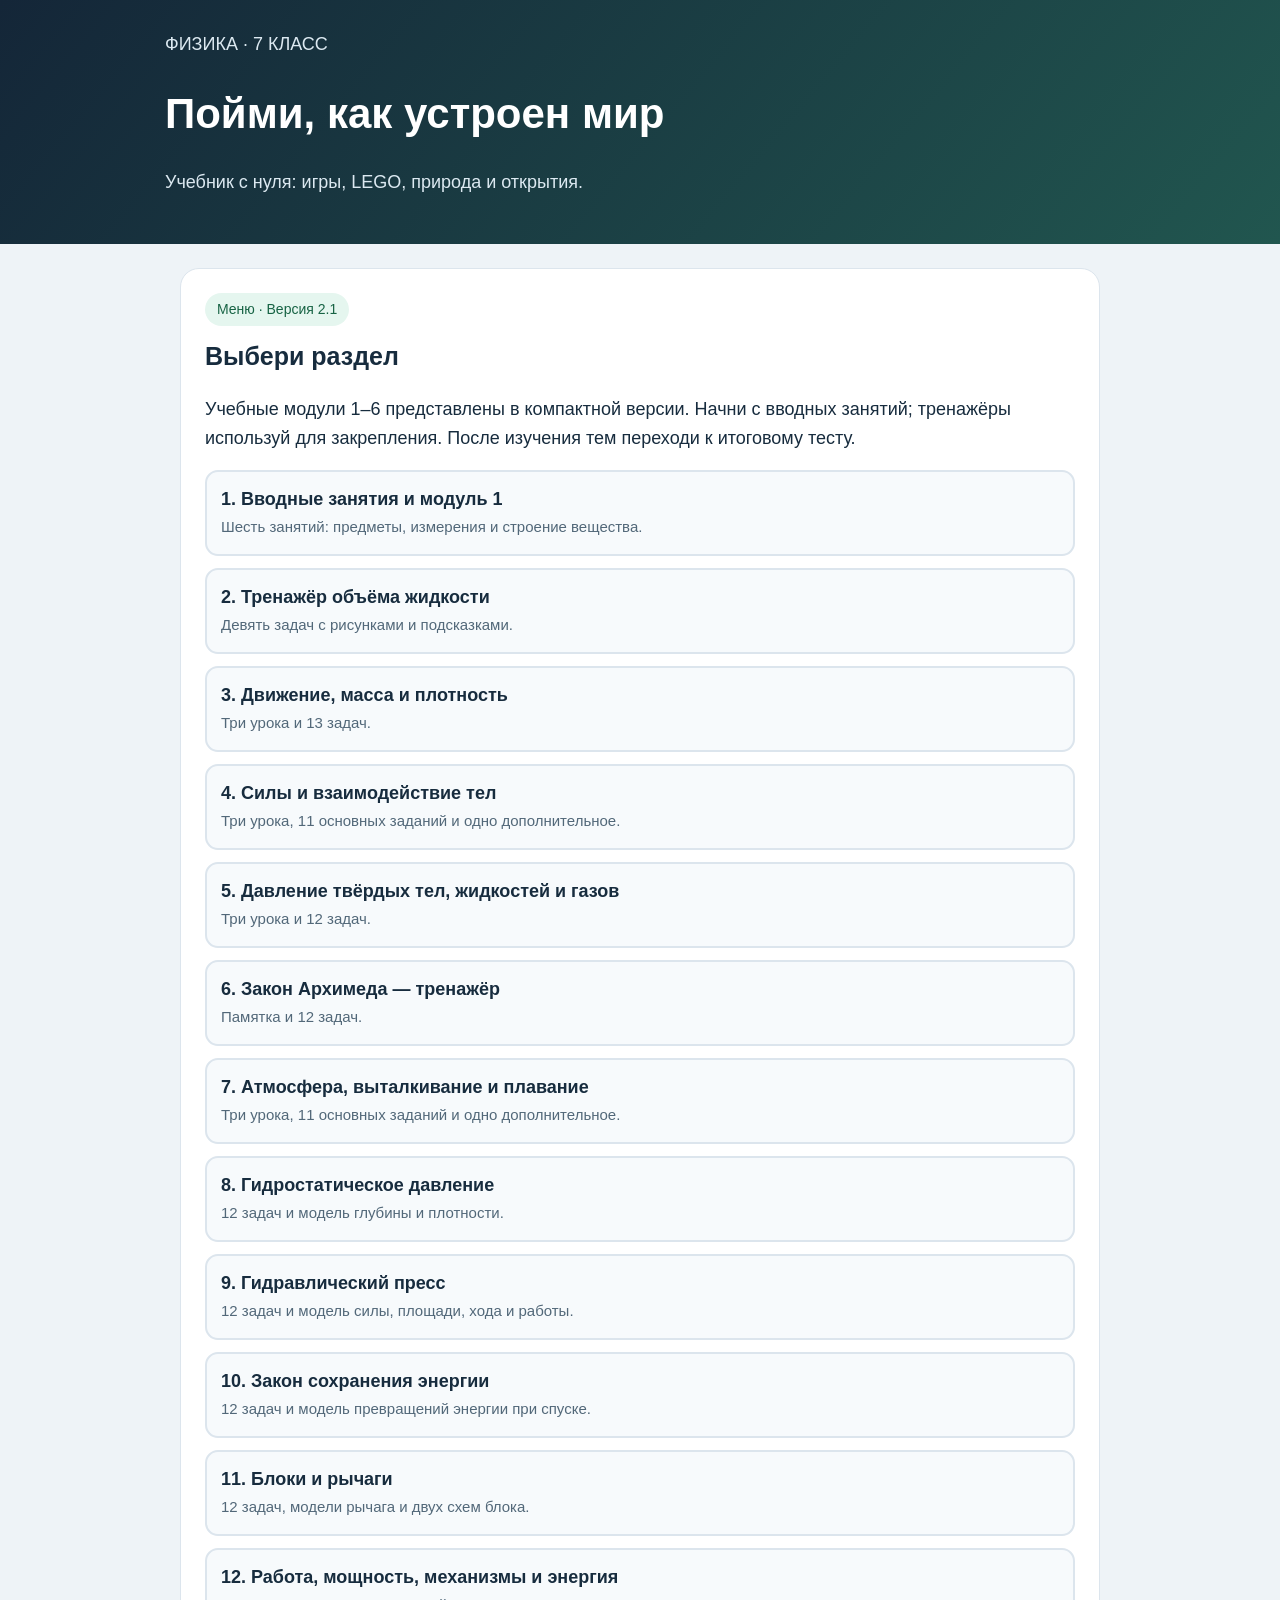
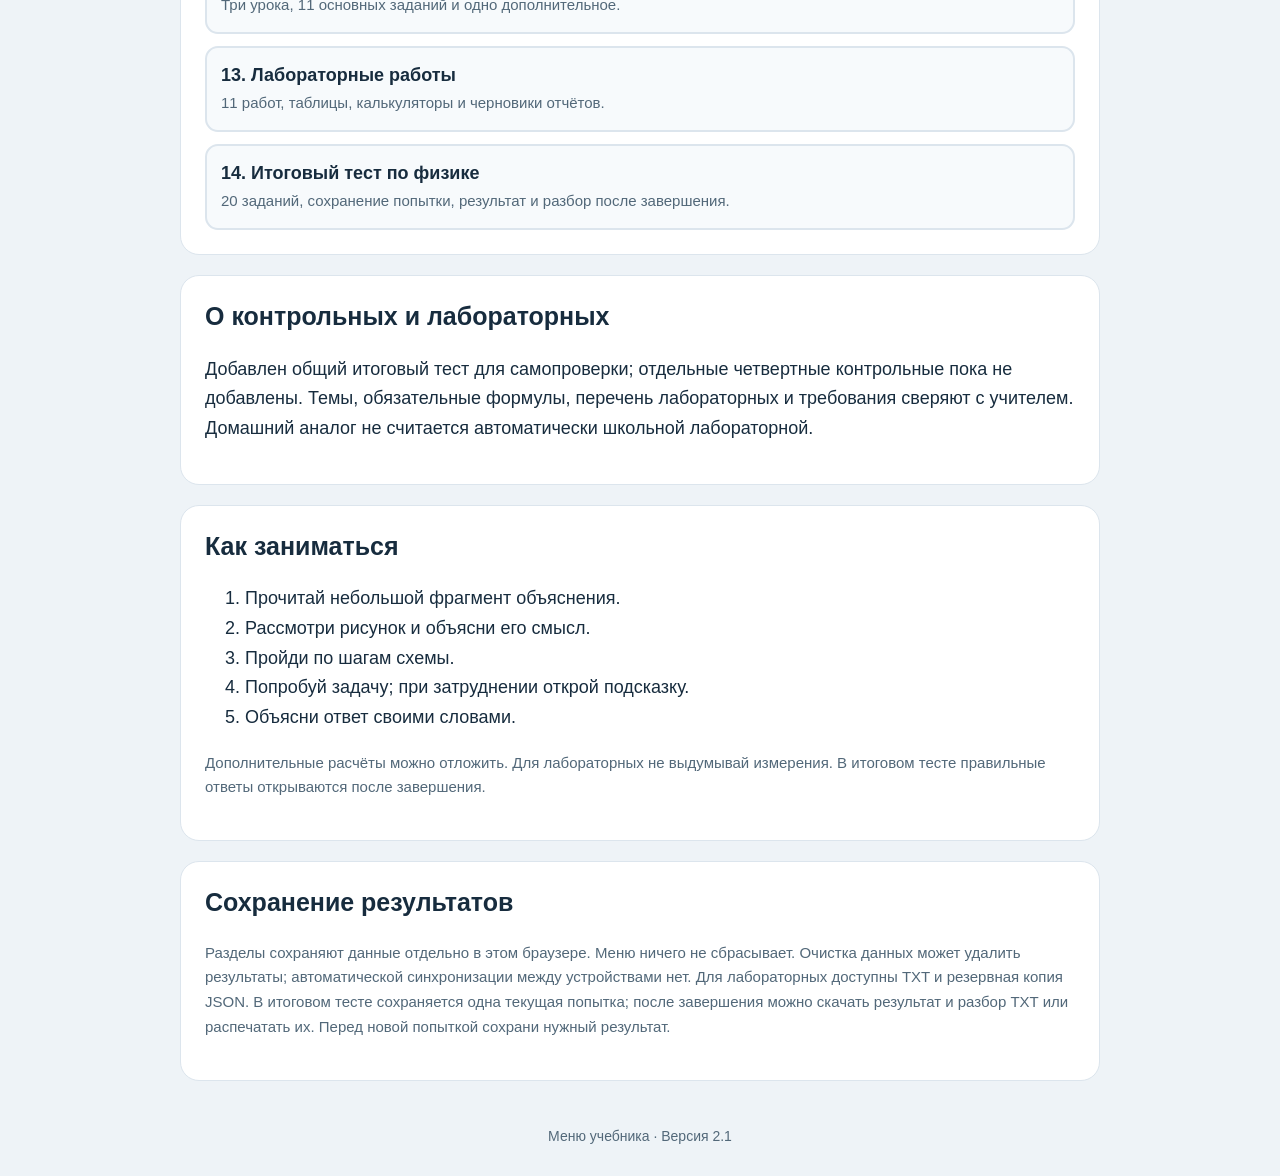
<file: start.html>
<!DOCTYPE html><html lang="ru"><head><meta charset="UTF-8"><meta name="viewport" content="width=device-width,initial-scale=1"><meta name="theme-color" content="#142638"><title>Пойми, как устроен мир</title><style>*{box-sizing:border-box}[hidden]{display:none!important}html{-webkit-text-size-adjust:100%}body{margin:0;background:#eef3f7;color:#172c3e;font:18px/1.65 -apple-system,BlinkMacSystemFont,"Segoe UI",Arial,sans-serif;overflow-wrap:anywhere}.wrap{max-width:950px;margin:auto}header{padding:30px 20px;background:linear-gradient(130deg,#142638,#21564f);color:white}header p{color:#dce9f1}h1{font-size:clamp(28px,7vw,42px);line-height:1.25}h2{font-size:25px;line-height:1.35;margin-top:0}h3{font-size:21px}main{padding:24px 15px}.card{background:white;border:1px solid #dce5ed;border-radius:19px;padding:24px;margin-bottom:20px}p{margin:0 0 16px}.muted{font-size:15px;color:#526879}.tag{display:inline-block;background:#e5f6ef;color:#176344;border-radius:22px;padding:5px 12px;font-size:14px;margin-bottom:14px}button,.link{display:block;width:100%;padding:14px;margin-top:12px;min-height:50px;border:2px solid #dce5ed;border-radius:13px;color:#172c3e;background:#f7fafc;text-decoration:none;text-align:left;font:inherit;line-height:1.5;cursor:pointer;touch-action:manipulation}.primary{background:#237f62;border-color:#237f62;color:white;text-align:center}button:disabled{opacity:.45;cursor:not-allowed}button:focus-visible,a:focus-visible,input:focus-visible,summary:focus-visible{outline:3px solid #237f62;outline-offset:3px}input[type="text"]{width:100%;padding:14px;border:2px solid #bdced9;border-radius:10px;font:inherit;font-size:19px}label{display:block;margin:14px 0 6px}.option{display:flex;gap:14px;align-items:flex-start;padding:14px;border:2px solid #dce5ed;border-radius:12px;cursor:pointer}.option input{flex:0 0 auto;width:22px;height:22px;margin-top:4px;accent-color:#237f62}.option:has(input:checked){border-color:#237f62;background:#eef9f4}fieldset{margin:0;padding:0;border:0}legend{font-size:15px;color:#526879}.feedback{padding:16px;border-radius:12px;margin-top:16px}.good{background:#e5f6ef;color:#15583e}.hint{background:#fff3d8;color:#704d10}.nav{display:flex;gap:10px;flex-wrap:wrap}.nav>*{flex:1;min-width:150px}.numbers{display:flex;gap:7px;flex-wrap:wrap}.numbers button{width:44px;min-height:44px;padding:5px;text-align:center;margin:0;flex:none}.numbers .answered{background:#e5f6ef;border-color:#90c5ae}.numbers .current{outline:3px solid #237f62;outline-offset:1px}.progress{height:10px;background:#dce5ed;border-radius:8px;overflow:hidden;margin:15px 0}.progress span{display:block;height:100%;background:#237f62}svg{display:block;width:100%;height:auto;max-width:650px;margin:15px auto}figure{margin:0 0 20px}figcaption{font-size:14px;color:#526879}table{width:100%;border-collapse:collapse;font-size:16px}th,td{padding:10px;border:1px solid #dce5ed;text-align:left;vertical-align:top}th{background:#eef7fa}details{border-top:1px solid #dce5ed;padding-top:15px;margin-top:18px}summary{cursor:pointer;padding:8px 0}.answer-line{white-space:pre-wrap}footer{padding:0 20px 28px;text-align:center;font-size:14px;color:#526879}a{color:#176344}#print-text{display:none;white-space:pre-wrap;font:15px/1.6 Arial}#storage-warning:empty{display:none}@media(max-width:480px){.card{padding:18px}body{font-size:17px}.nav>*{min-width:120px}}@media print{body{background:white}header,footer,#app,#storage-warning{display:none!important}#print-text{display:block}}
</style></head><body><header><div class="wrap"><p>ФИЗИКА · 7 КЛАСС</p><h1>Пойми, как устроен мир</h1><p>Учебник с нуля: игры, LEGO, природа и открытия.</p></div></header><main class="wrap"><section class="card"><span class="tag">Меню · Версия 2.1</span><h2>Выбери раздел</h2><p>Учебные модули 1–6 представлены в компактной версии. Начни с вводных занятий; тренажёры используй для закрепления. После изучения тем переходи к итоговому тесту.</p><a class="link" href="./index.html"><strong>1. Вводные занятия и модуль 1</strong><br><span class="muted">Шесть занятий: предметы, измерения и строение вещества.</span></a><a class="link" href="./volume.html"><strong>2. Тренажёр объёма жидкости</strong><br><span class="muted">Девять задач с рисунками и подсказками.</span></a><a class="link" href="./module2.html"><strong>3. Движение, масса и плотность</strong><br><span class="muted">Три урока и 13 задач.</span></a><a class="link" href="./module3.html"><strong>4. Силы и взаимодействие тел</strong><br><span class="muted">Три урока, 11 основных заданий и одно дополнительное.</span></a><a class="link" href="./module4.html"><strong>5. Давление твёрдых тел, жидкостей и газов</strong><br><span class="muted">Три урока и 12 задач.</span></a><a class="link" href="./archimedes.html"><strong>6. Закон Архимеда — тренажёр</strong><br><span class="muted">Памятка и 12 задач.</span></a><a class="link" href="./module5.html"><strong>7. Атмосфера, выталкивание и плавание</strong><br><span class="muted">Три урока, 11 основных заданий и одно дополнительное.</span></a><a class="link" href="./hydrostatic.html"><strong>8. Гидростатическое давление</strong><br><span class="muted">12 задач и модель глубины и плотности.</span></a><a class="link" href="./hydraulic.html"><strong>9. Гидравлический пресс</strong><br><span class="muted">12 задач и модель силы, площади, хода и работы.</span></a><a class="link" href="./energy.html"><strong>10. Закон сохранения энергии</strong><br><span class="muted">12 задач и модель превращений энергии при спуске.</span></a><a class="link" href="./mechanisms.html"><strong>11. Блоки и рычаги</strong><br><span class="muted">12 задач, модели рычага и двух схем блока.</span></a><a class="link" href="./module6.html"><strong>12. Работа, мощность, механизмы и энергия</strong><br><span class="muted">Три урока, 11 основных заданий и одно дополнительное.</span></a><a class="link" href="./labs.html"><strong>13. Лабораторные работы</strong><br><span class="muted">11 работ, таблицы, калькуляторы и черновики отчётов.</span></a><a class="link" href="./final-test.html"><strong>14. Итоговый тест по физике</strong><br><span class="muted">20 заданий, сохранение попытки, результат и разбор после завершения.</span></a></section><section class="card"><h2>О контрольных и лабораторных</h2><p>Добавлен общий итоговый тест для самопроверки; отдельные четвертные контрольные пока не добавлены. Темы, обязательные формулы, перечень лабораторных и требования сверяют с учителем. Домашний аналог не считается автоматически школьной лабораторной.</p></section><section class="card"><h2>Как заниматься</h2><ol><li>Прочитай небольшой фрагмент объяснения.</li><li>Рассмотри рисунок и объясни его смысл.</li><li>Пройди по шагам схемы.</li><li>Попробуй задачу; при затруднении открой подсказку.</li><li>Объясни ответ своими словами.</li></ol><p class="muted">Дополнительные расчёты можно отложить. Для лабораторных не выдумывай измерения. В итоговом тесте правильные ответы открываются после завершения.</p></section><section class="card"><h2>Сохранение результатов</h2><p class="muted">Разделы сохраняют данные отдельно в этом браузере. Меню ничего не сбрасывает. Очистка данных может удалить результаты; автоматической синхронизации между устройствами нет. Для лабораторных доступны TXT и резервная копия JSON. В итоговом тесте сохраняется одна текущая попытка; после завершения можно скачать результат и разбор TXT или распечатать их. Перед новой попыткой сохрани нужный результат.</p></section></main><footer>Меню учебника · Версия 2.1</footer></body></html>
</file>
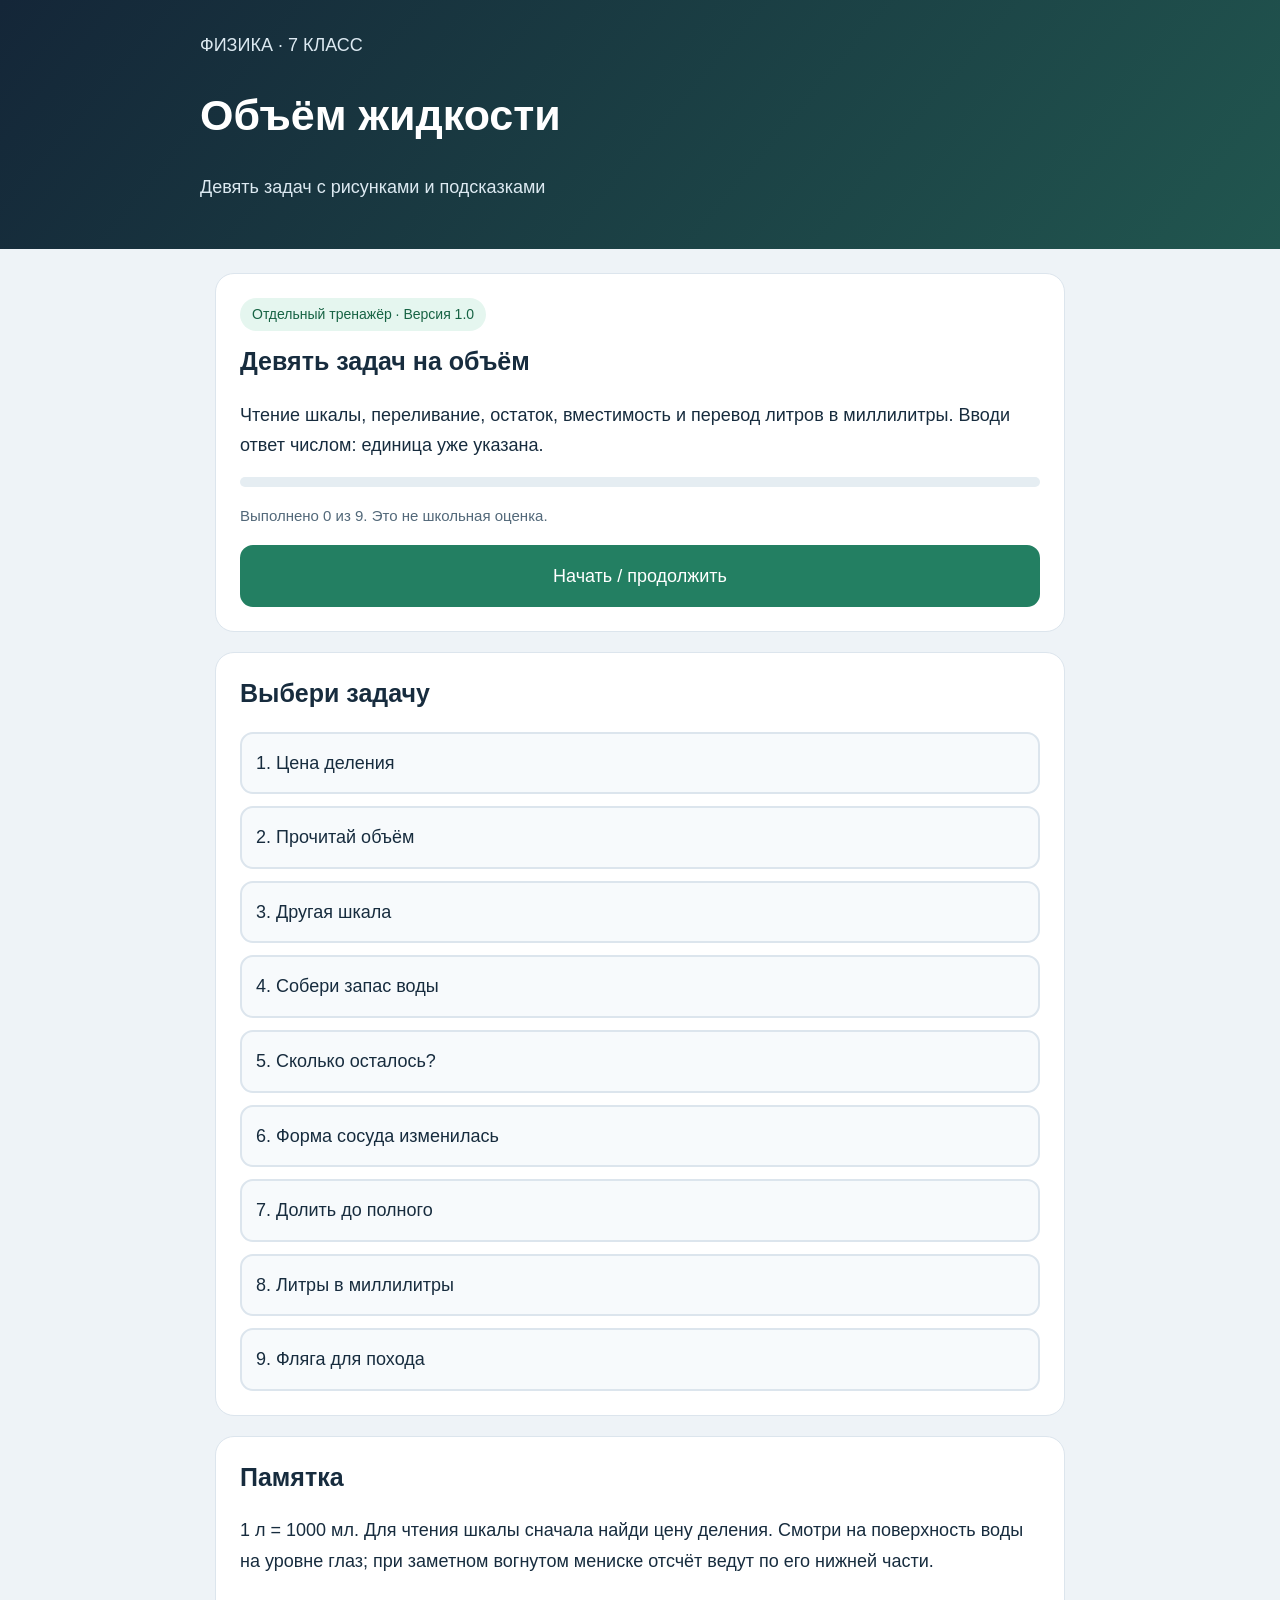
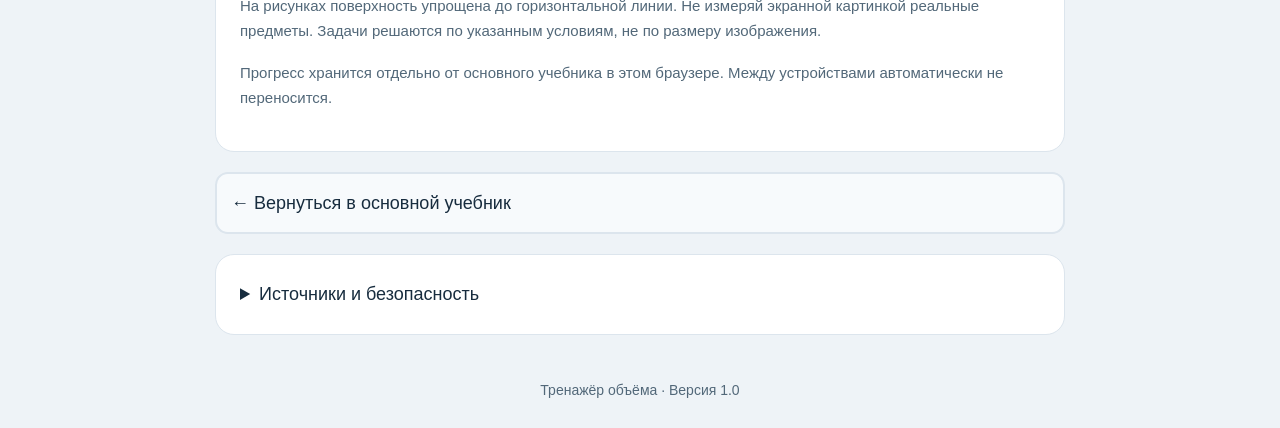
<file: volume.html>
<!DOCTYPE html><html lang="ru"><head><meta charset="UTF-8"><meta name="viewport" content="width=device-width,initial-scale=1"><meta name="theme-color" content="#142638"><title>Объём жидкости — тренажёр</title><style>*{box-sizing:border-box}[hidden]{display:none!important}html{-webkit-text-size-adjust:100%}body{margin:0;color:#172c3e;background:#eef3f7;font:18px/1.7 -apple-system,BlinkMacSystemFont,"Segoe UI",Arial,sans-serif;overflow-wrap:anywhere}.wrap{max-width:880px;margin:auto}header{padding:30px 20px;background:linear-gradient(130deg,#142638,#21564f);color:white}header p{color:#dce9f1}h1{font-size:clamp(29px,7vw,43px);line-height:1.25}h2{font-size:25px;line-height:1.35;margin-top:0}main{padding:24px 15px}.card{background:white;padding:24px;border:1px solid #dce5ed;border-radius:19px;margin-bottom:20px}p{margin:0 0 16px}.muted,figcaption{font-size:15px;color:#526879}button,.link{display:block;width:100%;padding:14px;margin-top:12px;min-height:50px;font:inherit;color:#172c3e;background:#f7fafc;border:2px solid #dce5ed;border-radius:13px;text-align:left;text-decoration:none;cursor:pointer;touch-action:manipulation}.primary{background:#237f62;border-color:#237f62;color:white;text-align:center}button:focus-visible,a:focus-visible,input:focus-visible,summary:focus-visible{outline:3px solid #237f62;outline-offset:3px}input{width:100%;font:inherit;font-size:22px;padding:14px;border:2px solid #b9ccd8;border-radius:12px}button:disabled,input:disabled{opacity:.7;cursor:default}.tag{display:inline-block;padding:5px 12px;background:#e5f6ef;color:#176344;font-size:14px;border-radius:22px;margin-bottom:14px}figure{margin:0}svg{display:block;max-width:600px;width:100%;height:auto;margin:auto}figcaption{margin-top:12px}.flow{padding-left:24px}.flow li{margin:10px 0;padding:10px;background:#eef7fa;border-radius:9px}.feedback{padding:16px;margin-top:16px;border-radius:12px}.good{background:#e5f6ef;color:#15583e}.hint{background:#fff3d8;color:#704d10}.bar{height:10px;background:#e5edf2;border-radius:10px;overflow:hidden;margin:16px 0}.bar div{height:100%;background:#237f62}footer{padding:0 20px 25px;text-align:center;font-size:14px;color:#526879}a{color:#176344}summary{cursor:pointer}@media(max-width:480px){.card{padding:18px}body{font-size:17px}}</style></head><body><header><div class="wrap"><p>ФИЗИКА · 7 КЛАСС</p><h1>Объём жидкости</h1><p>Девять задач с рисунками и подсказками</p></div></header><main id="app" class="wrap"><section class="card"><h2>Загрузка тренажёра…</h2></section></main><noscript>Для задач нужно включить JavaScript.</noscript><footer>Тренажёр объёма · Версия 1.0</footer><script>
(function(){
'use strict';
const TASKS=[{"id": "v1", "title": "Цена деления", "prompt": "Между отметками 100 и 150 мл пять равных промежутков. Чему равна цена деления в мл?", "answer": 10, "diagram": "<svg viewBox=\"0 0 600 350\" role=\"img\" aria-label=\"Мерный сосуд: шкала от 0 до 200 мл, уровень на третьем промежутке выше 100 мл\" xmlns=\"http://www.w3.org/2000/svg\"><rect width=\"600\" height=\"350\" rx=\"18\" fill=\"#eef7fa\"/><path d=\"M160 50V295H290V50\" fill=\"white\" stroke=\"#31566c\" stroke-width=\"3\"/><rect x=\"163\" y=\"135.75\" width=\"124\" height=\"157.25\" fill=\"#a9dbf0\"/><path d=\"M163 135.75H287\" stroke=\"#237cad\" stroke-width=\"3\"/><path d=\"M290 295.0h-30\" stroke=\"#31566c\" stroke-width=\"2\"/><text x=\"325\" y=\"301.0\" text-anchor=\"middle\" font-size=\"16\" font-family=\"Arial,sans-serif\" fill=\"#173449\">0<\/text><path d=\"M290 282.75h-15\" stroke=\"#31566c\" stroke-width=\"2\"/><path d=\"M290 270.5h-15\" stroke=\"#31566c\" stroke-width=\"2\"/><path d=\"M290 258.25h-15\" stroke=\"#31566c\" stroke-width=\"2\"/><path d=\"M290 246.0h-15\" stroke=\"#31566c\" stroke-width=\"2\"/><path d=\"M290 233.75h-30\" stroke=\"#31566c\" stroke-width=\"2\"/><text x=\"325\" y=\"239.75\" text-anchor=\"middle\" font-size=\"16\" font-family=\"Arial,sans-serif\" fill=\"#173449\">50<\/text><path d=\"M290 221.5h-15\" stroke=\"#31566c\" stroke-width=\"2\"/><path d=\"M290 209.25h-15\" stroke=\"#31566c\" stroke-width=\"2\"/><path d=\"M290 197.0h-15\" stroke=\"#31566c\" stroke-width=\"2\"/><path d=\"M290 184.75h-15\" stroke=\"#31566c\" stroke-width=\"2\"/><path d=\"M290 172.5h-30\" stroke=\"#31566c\" stroke-width=\"2\"/><text x=\"325\" y=\"178.5\" text-anchor=\"middle\" font-size=\"16\" font-family=\"Arial,sans-serif\" fill=\"#173449\">100<\/text><path d=\"M290 160.25h-15\" stroke=\"#31566c\" stroke-width=\"2\"/><path d=\"M290 148.0h-15\" stroke=\"#31566c\" stroke-width=\"2\"/><path d=\"M290 135.75h-15\" stroke=\"#31566c\" stroke-width=\"2\"/><path d=\"M290 123.5h-15\" stroke=\"#31566c\" stroke-width=\"2\"/><path d=\"M290 111.25h-30\" stroke=\"#31566c\" stroke-width=\"2\"/><text x=\"325\" y=\"117.25\" text-anchor=\"middle\" font-size=\"16\" font-family=\"Arial,sans-serif\" fill=\"#173449\">150<\/text><path d=\"M290 99.0h-15\" stroke=\"#31566c\" stroke-width=\"2\"/><path d=\"M290 86.75h-15\" stroke=\"#31566c\" stroke-width=\"2\"/><path d=\"M290 74.5h-15\" stroke=\"#31566c\" stroke-width=\"2\"/><path d=\"M290 62.25h-15\" stroke=\"#31566c\" stroke-width=\"2\"/><path d=\"M290 50.0h-30\" stroke=\"#31566c\" stroke-width=\"2\"/><text x=\"325\" y=\"56.0\" text-anchor=\"middle\" font-size=\"16\" font-family=\"Arial,sans-serif\" fill=\"#173449\">200<\/text><text x=\"225\" y=\"330\" text-anchor=\"middle\" font-size=\"17\" font-family=\"Arial,sans-serif\" fill=\"#173449\">Объём в мл<\/text><text x=\"300\" y=\"25\" text-anchor=\"middle\" font-size=\"18\" font-family=\"Arial,sans-serif\" fill=\"#173449\">Определи показание по шкале<\/text><\/svg>", "steps": ["Найди разность значений", "Раздели на число промежутков"], "hints": ["Вычти из 150 число 100.", "Полученную разность 50 мл раздели на 5."], "solution": "(150 − 100) ÷ 5 = 10 мл за деление."}, {"id": "v2", "title": "Прочитай объём", "prompt": "На рисунке между 100 и 150 мл пять равных промежутков. Какой объём воды показывает шкала?", "answer": 130, "diagram": "<svg viewBox=\"0 0 600 350\" role=\"img\" aria-label=\"Мерный сосуд: шкала от 0 до 200 мл, уровень на третьем промежутке выше 100 мл\" xmlns=\"http://www.w3.org/2000/svg\"><rect width=\"600\" height=\"350\" rx=\"18\" fill=\"#eef7fa\"/><path d=\"M160 50V295H290V50\" fill=\"white\" stroke=\"#31566c\" stroke-width=\"3\"/><rect x=\"163\" y=\"135.75\" width=\"124\" height=\"157.25\" fill=\"#a9dbf0\"/><path d=\"M163 135.75H287\" stroke=\"#237cad\" stroke-width=\"3\"/><path d=\"M290 295.0h-30\" stroke=\"#31566c\" stroke-width=\"2\"/><text x=\"325\" y=\"301.0\" text-anchor=\"middle\" font-size=\"16\" font-family=\"Arial,sans-serif\" fill=\"#173449\">0<\/text><path d=\"M290 282.75h-15\" stroke=\"#31566c\" stroke-width=\"2\"/><path d=\"M290 270.5h-15\" stroke=\"#31566c\" stroke-width=\"2\"/><path d=\"M290 258.25h-15\" stroke=\"#31566c\" stroke-width=\"2\"/><path d=\"M290 246.0h-15\" stroke=\"#31566c\" stroke-width=\"2\"/><path d=\"M290 233.75h-30\" stroke=\"#31566c\" stroke-width=\"2\"/><text x=\"325\" y=\"239.75\" text-anchor=\"middle\" font-size=\"16\" font-family=\"Arial,sans-serif\" fill=\"#173449\">50<\/text><path d=\"M290 221.5h-15\" stroke=\"#31566c\" stroke-width=\"2\"/><path d=\"M290 209.25h-15\" stroke=\"#31566c\" stroke-width=\"2\"/><path d=\"M290 197.0h-15\" stroke=\"#31566c\" stroke-width=\"2\"/><path d=\"M290 184.75h-15\" stroke=\"#31566c\" stroke-width=\"2\"/><path d=\"M290 172.5h-30\" stroke=\"#31566c\" stroke-width=\"2\"/><text x=\"325\" y=\"178.5\" text-anchor=\"middle\" font-size=\"16\" font-family=\"Arial,sans-serif\" fill=\"#173449\">100<\/text><path d=\"M290 160.25h-15\" stroke=\"#31566c\" stroke-width=\"2\"/><path d=\"M290 148.0h-15\" stroke=\"#31566c\" stroke-width=\"2\"/><path d=\"M290 135.75h-15\" stroke=\"#31566c\" stroke-width=\"2\"/><path d=\"M290 123.5h-15\" stroke=\"#31566c\" stroke-width=\"2\"/><path d=\"M290 111.25h-30\" stroke=\"#31566c\" stroke-width=\"2\"/><text x=\"325\" y=\"117.25\" text-anchor=\"middle\" font-size=\"16\" font-family=\"Arial,sans-serif\" fill=\"#173449\">150<\/text><path d=\"M290 99.0h-15\" stroke=\"#31566c\" stroke-width=\"2\"/><path d=\"M290 86.75h-15\" stroke=\"#31566c\" stroke-width=\"2\"/><path d=\"M290 74.5h-15\" stroke=\"#31566c\" stroke-width=\"2\"/><path d=\"M290 62.25h-15\" stroke=\"#31566c\" stroke-width=\"2\"/><path d=\"M290 50.0h-30\" stroke=\"#31566c\" stroke-width=\"2\"/><text x=\"325\" y=\"56.0\" text-anchor=\"middle\" font-size=\"16\" font-family=\"Arial,sans-serif\" fill=\"#173449\">200<\/text><text x=\"225\" y=\"330\" text-anchor=\"middle\" font-size=\"17\" font-family=\"Arial,sans-serif\" fill=\"#173449\">Объём в мл<\/text><text x=\"300\" y=\"25\" text-anchor=\"middle\" font-size=\"18\" font-family=\"Arial,sans-serif\" fill=\"#173449\">Определи показание по шкале<\/text><\/svg>", "steps": ["Узнай цену деления", "Посчитай шаги от 100 мл до уровня", "Прибавь их объём к 100 мл"], "hints": ["Цена деления 10 мл.", "Уровень на три промежутка выше 100 мл. Прибавь три раза по 10."], "solution": "100 + 3 × 10 = 130 мл."}, {"id": "v3", "title": "Другая шкала", "prompt": "В этом сосуде между 100 и 200 мл четыре равных промежутка. Уровень на втором промежутке выше 100 мл. Сколько воды в сосуде?", "answer": 150, "diagram": "<svg viewBox=\"0 0 600 350\" role=\"img\" aria-label=\"Мерный сосуд: четыре промежутка между 100 и 200 мл; уровень на втором промежутке выше 100 мл\" xmlns=\"http://www.w3.org/2000/svg\"><rect width=\"600\" height=\"350\" rx=\"18\" fill=\"#eef7fa\"/><path d=\"M160 50V295H290V50\" fill=\"white\" stroke=\"#31566c\" stroke-width=\"3\"/><rect x=\"163\" y=\"111.25\" width=\"124\" height=\"181.75\" fill=\"#a9dbf0\"/><path d=\"M163 111.25H287\" stroke=\"#237cad\" stroke-width=\"3\"/><path d=\"M290 295.0h-30\" stroke=\"#31566c\" stroke-width=\"2\"/><text x=\"325\" y=\"301.0\" text-anchor=\"middle\" font-size=\"16\" font-family=\"Arial,sans-serif\" fill=\"#173449\">0<\/text><path d=\"M290 264.375h-15\" stroke=\"#31566c\" stroke-width=\"2\"/><path d=\"M290 233.75h-15\" stroke=\"#31566c\" stroke-width=\"2\"/><path d=\"M290 203.125h-15\" stroke=\"#31566c\" stroke-width=\"2\"/><path d=\"M290 172.5h-30\" stroke=\"#31566c\" stroke-width=\"2\"/><text x=\"325\" y=\"178.5\" text-anchor=\"middle\" font-size=\"16\" font-family=\"Arial,sans-serif\" fill=\"#173449\">100<\/text><path d=\"M290 141.875h-15\" stroke=\"#31566c\" stroke-width=\"2\"/><path d=\"M290 111.25h-15\" stroke=\"#31566c\" stroke-width=\"2\"/><path d=\"M290 80.625h-15\" stroke=\"#31566c\" stroke-width=\"2\"/><path d=\"M290 50.0h-30\" stroke=\"#31566c\" stroke-width=\"2\"/><text x=\"325\" y=\"56.0\" text-anchor=\"middle\" font-size=\"16\" font-family=\"Arial,sans-serif\" fill=\"#173449\">200<\/text><text x=\"225\" y=\"330\" text-anchor=\"middle\" font-size=\"17\" font-family=\"Arial,sans-serif\" fill=\"#173449\">Объём в мл<\/text><text x=\"300\" y=\"25\" text-anchor=\"middle\" font-size=\"18\" font-family=\"Arial,sans-serif\" fill=\"#173449\">Между 100 и 200 мл — 4 промежутка<\/text><\/svg>", "steps": ["Вычисли цену деления новой шкалы", "Посчитай два шага от 100 мл"], "hints": ["Разность 200 − 100 = 100 мл; раздели на 4.", "Один промежуток соответствует 25 мл. Нужно 100 + 2 × 25."], "solution": "Цена деления: 100 ÷ 4 = 25 мл. Объём: 100 + 2 × 25 = 150 мл."}, {"id": "v4", "title": "Собери запас воды", "prompt": "В одном сосуде 90 мл воды, в другом 60 мл. Их слили в достаточно большой пустой сосуд без потерь. Каков общий объём?", "answer": 150, "diagram": "<svg viewBox=\"0 0 600 350\" role=\"img\" aria-label=\"Два сосуда с 90 и 60 мл воды\" xmlns=\"http://www.w3.org/2000/svg\"><rect width=\"600\" height=\"350\" rx=\"18\" fill=\"#eef7fa\"/><path d=\"M40 50V295H170V50\" fill=\"white\" stroke=\"#31566c\" stroke-width=\"3\"/><rect x=\"43\" y=\"184.75\" width=\"124\" height=\"108.25\" fill=\"#a9dbf0\"/><path d=\"M43 184.75H167\" stroke=\"#237cad\" stroke-width=\"3\"/><path d=\"M170 295.0h-30\" stroke=\"#31566c\" stroke-width=\"2\"/><text x=\"205\" y=\"301.0\" text-anchor=\"middle\" font-size=\"16\" font-family=\"Arial,sans-serif\" fill=\"#173449\">0<\/text><path d=\"M170 282.75h-15\" stroke=\"#31566c\" stroke-width=\"2\"/><path d=\"M170 270.5h-15\" stroke=\"#31566c\" stroke-width=\"2\"/><path d=\"M170 258.25h-15\" stroke=\"#31566c\" stroke-width=\"2\"/><path d=\"M170 246.0h-15\" stroke=\"#31566c\" stroke-width=\"2\"/><path d=\"M170 233.75h-30\" stroke=\"#31566c\" stroke-width=\"2\"/><text x=\"205\" y=\"239.75\" text-anchor=\"middle\" font-size=\"16\" font-family=\"Arial,sans-serif\" fill=\"#173449\">50<\/text><path d=\"M170 221.5h-15\" stroke=\"#31566c\" stroke-width=\"2\"/><path d=\"M170 209.25h-15\" stroke=\"#31566c\" stroke-width=\"2\"/><path d=\"M170 197.0h-15\" stroke=\"#31566c\" stroke-width=\"2\"/><path d=\"M170 184.75h-15\" stroke=\"#31566c\" stroke-width=\"2\"/><path d=\"M170 172.5h-30\" stroke=\"#31566c\" stroke-width=\"2\"/><text x=\"205\" y=\"178.5\" text-anchor=\"middle\" font-size=\"16\" font-family=\"Arial,sans-serif\" fill=\"#173449\">100<\/text><path d=\"M170 160.25h-15\" stroke=\"#31566c\" stroke-width=\"2\"/><path d=\"M170 148.0h-15\" stroke=\"#31566c\" stroke-width=\"2\"/><path d=\"M170 135.75h-15\" stroke=\"#31566c\" stroke-width=\"2\"/><path d=\"M170 123.5h-15\" stroke=\"#31566c\" stroke-width=\"2\"/><path d=\"M170 111.25h-30\" stroke=\"#31566c\" stroke-width=\"2\"/><text x=\"205\" y=\"117.25\" text-anchor=\"middle\" font-size=\"16\" font-family=\"Arial,sans-serif\" fill=\"#173449\">150<\/text><path d=\"M170 99.0h-15\" stroke=\"#31566c\" stroke-width=\"2\"/><path d=\"M170 86.75h-15\" stroke=\"#31566c\" stroke-width=\"2\"/><path d=\"M170 74.5h-15\" stroke=\"#31566c\" stroke-width=\"2\"/><path d=\"M170 62.25h-15\" stroke=\"#31566c\" stroke-width=\"2\"/><path d=\"M170 50.0h-30\" stroke=\"#31566c\" stroke-width=\"2\"/><text x=\"205\" y=\"56.0\" text-anchor=\"middle\" font-size=\"16\" font-family=\"Arial,sans-serif\" fill=\"#173449\">200<\/text><text x=\"105\" y=\"330\" text-anchor=\"middle\" font-size=\"17\" font-family=\"Arial,sans-serif\" fill=\"#173449\">Вода: 90 мл<\/text><text x=\"285\" y=\"170\" text-anchor=\"middle\" font-size=\"34\" font-family=\"Arial,sans-serif\" fill=\"#173449\">+<\/text><path d=\"M340 50V295H470V50\" fill=\"white\" stroke=\"#31566c\" stroke-width=\"3\"/><rect x=\"343\" y=\"221.5\" width=\"124\" height=\"71.5\" fill=\"#a9dbf0\"/><path d=\"M343 221.5H467\" stroke=\"#237cad\" stroke-width=\"3\"/><path d=\"M470 295.0h-30\" stroke=\"#31566c\" stroke-width=\"2\"/><text x=\"505\" y=\"301.0\" text-anchor=\"middle\" font-size=\"16\" font-family=\"Arial,sans-serif\" fill=\"#173449\">0<\/text><path d=\"M470 282.75h-15\" stroke=\"#31566c\" stroke-width=\"2\"/><path d=\"M470 270.5h-15\" stroke=\"#31566c\" stroke-width=\"2\"/><path d=\"M470 258.25h-15\" stroke=\"#31566c\" stroke-width=\"2\"/><path d=\"M470 246.0h-15\" stroke=\"#31566c\" stroke-width=\"2\"/><path d=\"M470 233.75h-30\" stroke=\"#31566c\" stroke-width=\"2\"/><text x=\"505\" y=\"239.75\" text-anchor=\"middle\" font-size=\"16\" font-family=\"Arial,sans-serif\" fill=\"#173449\">50<\/text><path d=\"M470 221.5h-15\" stroke=\"#31566c\" stroke-width=\"2\"/><path d=\"M470 209.25h-15\" stroke=\"#31566c\" stroke-width=\"2\"/><path d=\"M470 197.0h-15\" stroke=\"#31566c\" stroke-width=\"2\"/><path d=\"M470 184.75h-15\" stroke=\"#31566c\" stroke-width=\"2\"/><path d=\"M470 172.5h-30\" stroke=\"#31566c\" stroke-width=\"2\"/><text x=\"505\" y=\"178.5\" text-anchor=\"middle\" font-size=\"16\" font-family=\"Arial,sans-serif\" fill=\"#173449\">100<\/text><path d=\"M470 160.25h-15\" stroke=\"#31566c\" stroke-width=\"2\"/><path d=\"M470 148.0h-15\" stroke=\"#31566c\" stroke-width=\"2\"/><path d=\"M470 135.75h-15\" stroke=\"#31566c\" stroke-width=\"2\"/><path d=\"M470 123.5h-15\" stroke=\"#31566c\" stroke-width=\"2\"/><path d=\"M470 111.25h-30\" stroke=\"#31566c\" stroke-width=\"2\"/><text x=\"505\" y=\"117.25\" text-anchor=\"middle\" font-size=\"16\" font-family=\"Arial,sans-serif\" fill=\"#173449\">150<\/text><path d=\"M470 99.0h-15\" stroke=\"#31566c\" stroke-width=\"2\"/><path d=\"M470 86.75h-15\" stroke=\"#31566c\" stroke-width=\"2\"/><path d=\"M470 74.5h-15\" stroke=\"#31566c\" stroke-width=\"2\"/><path d=\"M470 62.25h-15\" stroke=\"#31566c\" stroke-width=\"2\"/><path d=\"M470 50.0h-30\" stroke=\"#31566c\" stroke-width=\"2\"/><text x=\"505\" y=\"56.0\" text-anchor=\"middle\" font-size=\"16\" font-family=\"Arial,sans-serif\" fill=\"#173449\">200<\/text><text x=\"405\" y=\"330\" text-anchor=\"middle\" font-size=\"17\" font-family=\"Arial,sans-serif\" fill=\"#173449\">Вода: 60 мл<\/text><\/svg>", "steps": ["Проверь, что это одна и та же жидкость", "Сложи объёмы воды"], "hints": ["Воду не теряли и не добавляли ничего другого.", "Сложи 90 и 60."], "solution": "90 + 60 = 150 мл. Рассматриваем воду при одинаковых условиях; потерь нет."}, {"id": "v5", "title": "Сколько осталось?", "prompt": "В ёмкости было 250 мл воды. Отлили 80 мл. Сколько воды осталось?", "answer": 170, "diagram": "<svg viewBox=\"0 0 600 350\" role=\"img\" aria-label=\"Из сосуда с 250 мл воды отлили 80 мл\" xmlns=\"http://www.w3.org/2000/svg\"><rect width=\"600\" height=\"350\" rx=\"18\" fill=\"#eef7fa\"/><path d=\"M55 50V295H185V50\" fill=\"white\" stroke=\"#31566c\" stroke-width=\"3\"/><rect x=\"58\" y=\"90.83333333333331\" width=\"124\" height=\"202.16666666666669\" fill=\"#a9dbf0\"/><path d=\"M58 90.83333333333331H182\" stroke=\"#237cad\" stroke-width=\"3\"/><path d=\"M185 295.0h-30\" stroke=\"#31566c\" stroke-width=\"2\"/><text x=\"220\" y=\"301.0\" text-anchor=\"middle\" font-size=\"16\" font-family=\"Arial,sans-serif\" fill=\"#173449\">0<\/text><path d=\"M185 274.5833333333333h-15\" stroke=\"#31566c\" stroke-width=\"2\"/><path d=\"M185 254.16666666666669h-15\" stroke=\"#31566c\" stroke-width=\"2\"/><path d=\"M185 233.75h-15\" stroke=\"#31566c\" stroke-width=\"2\"/><path d=\"M185 213.33333333333334h-30\" stroke=\"#31566c\" stroke-width=\"2\"/><text x=\"220\" y=\"219.33333333333334\" text-anchor=\"middle\" font-size=\"16\" font-family=\"Arial,sans-serif\" fill=\"#173449\">100<\/text><path d=\"M185 192.91666666666666h-15\" stroke=\"#31566c\" stroke-width=\"2\"/><path d=\"M185 172.5h-15\" stroke=\"#31566c\" stroke-width=\"2\"/><path d=\"M185 152.08333333333331h-15\" stroke=\"#31566c\" stroke-width=\"2\"/><path d=\"M185 131.66666666666669h-30\" stroke=\"#31566c\" stroke-width=\"2\"/><text x=\"220\" y=\"137.66666666666669\" text-anchor=\"middle\" font-size=\"16\" font-family=\"Arial,sans-serif\" fill=\"#173449\">200<\/text><path d=\"M185 111.25h-15\" stroke=\"#31566c\" stroke-width=\"2\"/><path d=\"M185 90.83333333333331h-15\" stroke=\"#31566c\" stroke-width=\"2\"/><path d=\"M185 70.41666666666669h-15\" stroke=\"#31566c\" stroke-width=\"2\"/><path d=\"M185 50.0h-30\" stroke=\"#31566c\" stroke-width=\"2\"/><text x=\"220\" y=\"56.0\" text-anchor=\"middle\" font-size=\"16\" font-family=\"Arial,sans-serif\" fill=\"#173449\">300<\/text><text x=\"120\" y=\"330\" text-anchor=\"middle\" font-size=\"17\" font-family=\"Arial,sans-serif\" fill=\"#173449\">Сначала<\/text><text x=\"315\" y=\"135\" text-anchor=\"middle\" font-size=\"18\" font-family=\"Arial,sans-serif\" fill=\"#173449\">Отлили<\/text><text x=\"315\" y=\"166\" text-anchor=\"middle\" font-size=\"18\" font-family=\"Arial,sans-serif\" fill=\"#173449\">80 мл<\/text><path d=\"M290 200h90m-15-12 15 12-15 12\" stroke=\"#237f62\" fill=\"none\" stroke-width=\"4\"/><\/svg>", "steps": ["Запиши начальный объём", "Вычти отлитый объём"], "hints": ["При отливании воды становится меньше.", "Из 250 вычти 80."], "solution": "250 − 80 = 170 мл."}, {"id": "v6", "title": "Форма сосуда изменилась", "prompt": "120 мл воды перелили в другой сосуд без потерь. Сколько миллилитров воды теперь в новом сосуде?", "answer": 120, "diagram": "<svg viewBox=\"0 0 600 350\" role=\"img\" aria-label=\"Переливание 120 мл воды в другой сосуд без потерь\" xmlns=\"http://www.w3.org/2000/svg\"><rect width=\"600\" height=\"350\" rx=\"18\" fill=\"#eef7fa\"/><path d=\"M55 50V295H185V50\" fill=\"white\" stroke=\"#31566c\" stroke-width=\"3\"/><rect x=\"58\" y=\"148.0\" width=\"124\" height=\"145.0\" fill=\"#a9dbf0\"/><path d=\"M58 148.0H182\" stroke=\"#237cad\" stroke-width=\"3\"/><path d=\"M185 295.0h-30\" stroke=\"#31566c\" stroke-width=\"2\"/><text x=\"220\" y=\"301.0\" text-anchor=\"middle\" font-size=\"16\" font-family=\"Arial,sans-serif\" fill=\"#173449\">0<\/text><path d=\"M185 282.75h-15\" stroke=\"#31566c\" stroke-width=\"2\"/><path d=\"M185 270.5h-15\" stroke=\"#31566c\" stroke-width=\"2\"/><path d=\"M185 258.25h-15\" stroke=\"#31566c\" stroke-width=\"2\"/><path d=\"M185 246.0h-15\" stroke=\"#31566c\" stroke-width=\"2\"/><path d=\"M185 233.75h-30\" stroke=\"#31566c\" stroke-width=\"2\"/><text x=\"220\" y=\"239.75\" text-anchor=\"middle\" font-size=\"16\" font-family=\"Arial,sans-serif\" fill=\"#173449\">50<\/text><path d=\"M185 221.5h-15\" stroke=\"#31566c\" stroke-width=\"2\"/><path d=\"M185 209.25h-15\" stroke=\"#31566c\" stroke-width=\"2\"/><path d=\"M185 197.0h-15\" stroke=\"#31566c\" stroke-width=\"2\"/><path d=\"M185 184.75h-15\" stroke=\"#31566c\" stroke-width=\"2\"/><path d=\"M185 172.5h-30\" stroke=\"#31566c\" stroke-width=\"2\"/><text x=\"220\" y=\"178.5\" text-anchor=\"middle\" font-size=\"16\" font-family=\"Arial,sans-serif\" fill=\"#173449\">100<\/text><path d=\"M185 160.25h-15\" stroke=\"#31566c\" stroke-width=\"2\"/><path d=\"M185 148.0h-15\" stroke=\"#31566c\" stroke-width=\"2\"/><path d=\"M185 135.75h-15\" stroke=\"#31566c\" stroke-width=\"2\"/><path d=\"M185 123.5h-15\" stroke=\"#31566c\" stroke-width=\"2\"/><path d=\"M185 111.25h-30\" stroke=\"#31566c\" stroke-width=\"2\"/><text x=\"220\" y=\"117.25\" text-anchor=\"middle\" font-size=\"16\" font-family=\"Arial,sans-serif\" fill=\"#173449\">150<\/text><path d=\"M185 99.0h-15\" stroke=\"#31566c\" stroke-width=\"2\"/><path d=\"M185 86.75h-15\" stroke=\"#31566c\" stroke-width=\"2\"/><path d=\"M185 74.5h-15\" stroke=\"#31566c\" stroke-width=\"2\"/><path d=\"M185 62.25h-15\" stroke=\"#31566c\" stroke-width=\"2\"/><path d=\"M185 50.0h-30\" stroke=\"#31566c\" stroke-width=\"2\"/><text x=\"220\" y=\"56.0\" text-anchor=\"middle\" font-size=\"16\" font-family=\"Arial,sans-serif\" fill=\"#173449\">200<\/text><text x=\"120\" y=\"330\" text-anchor=\"middle\" font-size=\"17\" font-family=\"Arial,sans-serif\" fill=\"#173449\">120 мл<\/text><path d=\"M290 150h100m-15-12 15 12-15 12\" stroke=\"#237f62\" fill=\"none\" stroke-width=\"4\"/><text x=\"440\" y=\"205\" text-anchor=\"middle\" font-size=\"18\" font-family=\"Arial,sans-serif\" fill=\"#173449\">Другой сосуд<\/text><text x=\"440\" y=\"240\" text-anchor=\"middle\" font-size=\"18\" font-family=\"Arial,sans-serif\" fill=\"#173449\">Без потерь<\/text><\/svg>", "steps": ["Отдели форму от объёма", "Проверь, были ли потери воды"], "hints": ["Изменение формы сосуда не означает изменение объёма воды.", "Воду не теряли и не добавляли."], "solution": "Осталось 120 мл. Изменились форма жидкости и, возможно, высота её уровня, но не объём."}, {"id": "v7", "title": "Долить до полного", "prompt": "Вместимость бутылки 500 мл. Сейчас в ней 400 мл воды. Сколько ещё можно долить до полного?", "answer": 100, "diagram": "<svg viewBox=\"0 0 600 350\" role=\"img\" aria-label=\"Бутылка вместимостью 500 мл, в ней 400 мл воды\" xmlns=\"http://www.w3.org/2000/svg\"><rect width=\"600\" height=\"350\" rx=\"18\" fill=\"#eef7fa\"/><path d=\"M30 50V295H160V50\" fill=\"white\" stroke=\"#31566c\" stroke-width=\"3\"/><rect x=\"33\" y=\"99.0\" width=\"124\" height=\"194.0\" fill=\"#a9dbf0\"/><path d=\"M33 99.0H157\" stroke=\"#237cad\" stroke-width=\"3\"/><path d=\"M160 295.0h-30\" stroke=\"#31566c\" stroke-width=\"2\"/><text x=\"195\" y=\"301.0\" text-anchor=\"middle\" font-size=\"16\" font-family=\"Arial,sans-serif\" fill=\"#173449\">0<\/text><path d=\"M160 270.5h-15\" stroke=\"#31566c\" stroke-width=\"2\"/><path d=\"M160 246.0h-30\" stroke=\"#31566c\" stroke-width=\"2\"/><text x=\"195\" y=\"252.0\" text-anchor=\"middle\" font-size=\"16\" font-family=\"Arial,sans-serif\" fill=\"#173449\">100<\/text><path d=\"M160 221.5h-15\" stroke=\"#31566c\" stroke-width=\"2\"/><path d=\"M160 197.0h-30\" stroke=\"#31566c\" stroke-width=\"2\"/><text x=\"195\" y=\"203.0\" text-anchor=\"middle\" font-size=\"16\" font-family=\"Arial,sans-serif\" fill=\"#173449\">200<\/text><path d=\"M160 172.5h-15\" stroke=\"#31566c\" stroke-width=\"2\"/><path d=\"M160 148.0h-30\" stroke=\"#31566c\" stroke-width=\"2\"/><text x=\"195\" y=\"154.0\" text-anchor=\"middle\" font-size=\"16\" font-family=\"Arial,sans-serif\" fill=\"#173449\">300<\/text><path d=\"M160 123.5h-15\" stroke=\"#31566c\" stroke-width=\"2\"/><path d=\"M160 99.0h-30\" stroke=\"#31566c\" stroke-width=\"2\"/><text x=\"195\" y=\"105.0\" text-anchor=\"middle\" font-size=\"16\" font-family=\"Arial,sans-serif\" fill=\"#173449\">400<\/text><path d=\"M160 74.5h-15\" stroke=\"#31566c\" stroke-width=\"2\"/><path d=\"M160 50.0h-30\" stroke=\"#31566c\" stroke-width=\"2\"/><text x=\"195\" y=\"56.0\" text-anchor=\"middle\" font-size=\"16\" font-family=\"Arial,sans-serif\" fill=\"#173449\">500<\/text><text x=\"95\" y=\"330\" text-anchor=\"middle\" font-size=\"17\" font-family=\"Arial,sans-serif\" fill=\"#173449\">В бутылке 400 мл<\/text><text x=\"305\" y=\"120\" text-anchor=\"middle\" font-size=\"18\" font-family=\"Arial,sans-serif\" fill=\"#173449\">Вместимость<\/text><text x=\"305\" y=\"150\" text-anchor=\"middle\" font-size=\"18\" font-family=\"Arial,sans-serif\" fill=\"#173449\">500 мл<\/text><text x=\"425\" y=\"230\" text-anchor=\"middle\" font-size=\"18\" font-family=\"Arial,sans-serif\" fill=\"#173449\">Сколько можно<\/text><text x=\"425\" y=\"260\" text-anchor=\"middle\" font-size=\"18\" font-family=\"Arial,sans-serif\" fill=\"#173449\">долить?<\/text><\/svg>", "steps": ["Узнай вместимость", "Вычти уже налитый объём"], "hints": ["Ищем свободное место, а не сумму.", "Из 500 вычти 400."], "solution": "500 − 400 = 100 мл."}, {"id": "v8", "title": "Литры в миллилитры", "prompt": "Один литр равен 1000 мл. Сколько миллилитров в половине литра?", "answer": 500, "diagram": "<svg viewBox=\"0 0 600 350\" role=\"img\" aria-label=\"Четыре порции по 250 мл дают один литр\" xmlns=\"http://www.w3.org/2000/svg\"><rect width=\"600\" height=\"350\" rx=\"18\" fill=\"#eef7fa\"/><text x=\"300\" y=\"80\" text-anchor=\"middle\" font-size=\"26\" font-family=\"Arial,sans-serif\" fill=\"#173449\">1 литр = 1000 миллилитров<\/text><rect x=\"55\" y=\"130\" width=\"105\" height=\"100\" rx=\"12\" fill=\"#a9dbf0\" stroke=\"#31566c\"/><text x=\"107\" y=\"190\" text-anchor=\"middle\" font-size=\"18\" font-family=\"Arial,sans-serif\" fill=\"#173449\">250 мл<\/text><rect x=\"185\" y=\"130\" width=\"105\" height=\"100\" rx=\"12\" fill=\"#a9dbf0\" stroke=\"#31566c\"/><text x=\"237\" y=\"190\" text-anchor=\"middle\" font-size=\"18\" font-family=\"Arial,sans-serif\" fill=\"#173449\">250 мл<\/text><rect x=\"315\" y=\"130\" width=\"105\" height=\"100\" rx=\"12\" fill=\"#a9dbf0\" stroke=\"#31566c\"/><text x=\"367\" y=\"190\" text-anchor=\"middle\" font-size=\"18\" font-family=\"Arial,sans-serif\" fill=\"#173449\">250 мл<\/text><rect x=\"445\" y=\"130\" width=\"105\" height=\"100\" rx=\"12\" fill=\"#a9dbf0\" stroke=\"#31566c\"/><text x=\"497\" y=\"190\" text-anchor=\"middle\" font-size=\"18\" font-family=\"Arial,sans-serif\" fill=\"#173449\">250 мл<\/text><text x=\"300\" y=\"290\" text-anchor=\"middle\" font-size=\"21\" font-family=\"Arial,sans-serif\" fill=\"#173449\">Четыре порции по 250 мл = 1 л<\/text><\/svg>", "steps": ["Вырази целый литр в мл", "Раздели целое пополам"], "hints": ["Половина означает одну из двух равных частей.", "Раздели 1000 на 2."], "solution": "1000 ÷ 2 = 500 мл."}, {"id": "v9", "title": "Фляга для похода", "prompt": "В пустую флягу вместимостью 1 литр налили 450 мл воды, затем ещё 400 мл. Сколько миллилитров свободного места осталось?", "answer": 150, "diagram": "<svg viewBox=\"0 0 600 350\" role=\"img\" aria-label=\"Во флягу на один литр наливают 450 и 400 мл воды\" xmlns=\"http://www.w3.org/2000/svg\"><rect width=\"600\" height=\"350\" rx=\"18\" fill=\"#eef7fa\"/><text x=\"300\" y=\"55\" text-anchor=\"middle\" font-size=\"24\" font-family=\"Arial,sans-serif\" fill=\"#173449\">Запас воды для похода<\/text><text x=\"170\" y=\"130\" text-anchor=\"middle\" font-size=\"28\" font-family=\"Arial,sans-serif\" fill=\"#173449\">450 мл<\/text><text x=\"300\" y=\"130\" text-anchor=\"middle\" font-size=\"30\" font-family=\"Arial,sans-serif\" fill=\"#173449\">+<\/text><text x=\"430\" y=\"130\" text-anchor=\"middle\" font-size=\"28\" font-family=\"Arial,sans-serif\" fill=\"#173449\">400 мл<\/text><text x=\"300\" y=\"210\" text-anchor=\"middle\" font-size=\"23\" font-family=\"Arial,sans-serif\" fill=\"#173449\">Вместимость фляги: 1 литр<\/text><text x=\"300\" y=\"275\" text-anchor=\"middle\" font-size=\"21\" font-family=\"Arial,sans-serif\" fill=\"#173449\">Сколько места останется?<\/text><\/svg>", "steps": ["Переведи вместимость в мл", "Сложи налитую воду", "Вычти сумму из вместимости"], "hints": ["1 л = 1000 мл. Сначала найди, сколько налили всего.", "450 + 400 = 850 мл. Из 1000 вычти 850."], "solution": "Всего 450 + 400 = 850 мл. Свободно 1000 − 850 = 150 мл."}];
const KEY='fizika7-volume-v1',app=document.getElementById('app');
let storageFailed=false;
function load(){try{const saved=JSON.parse(localStorage.getItem(KEY));const ids=new Set(TASKS.map(t=>t.id));return{done:saved&&Array.isArray(saved.done)?[...new Set(saved.done.filter(id=>ids.has(id)))]:[],help:saved&&Array.isArray(saved.help)?saved.help.filter(id=>ids.has(id)):[]}}catch(e){return{done:[],help:[]}}}
let progress=load();
function save(){try{localStorage.setItem(KEY,JSON.stringify(progress));storageFailed=false}catch(e){storageFailed=true}}
function notice(){return storageFailed?'<p class="feedback hint" role="status">Результаты не удалось сохранить в браузере. Задания по-прежнему доступны.</p>':''}
function home(){const n=progress.done.length;app.innerHTML=`<section class="card"><span class="tag">Отдельный тренажёр · Версия 1.0</span><h2>Девять задач на объём</h2><p>Чтение шкалы, переливание, остаток, вместимость и перевод литров в миллилитры. Вводи ответ числом: единица уже указана.</p><div class="bar" role="progressbar" aria-label="Выполненные задачи" aria-valuemin="0" aria-valuemax="9" aria-valuenow="${n}"><div style="width:${n/TASKS.length*100}%"></div></div><p class="muted">Выполнено ${n} из 9. Это не школьная оценка.</p><button id="continue" class="primary">${n===TASKS.length?'Повторить задачи':'Начать / продолжить'}</button></section><section class="card"><h2>Выбери задачу</h2><div id="list"></div></section><section class="card"><h2>Памятка</h2><p>1 л = 1000 мл. Для чтения шкалы сначала найди цену деления. Смотри на поверхность воды на уровне глаз; при заметном вогнутом мениске отсчёт ведут по его нижней части.</p><p class="muted">На рисунках поверхность упрощена до горизонтальной линии. Не измеряй экранной картинкой реальные предметы. Задачи решаются по указанным условиям, не по размеру изображения.</p><p class="muted">Прогресс хранится отдельно от основного учебника в этом браузере. Между устройствами автоматически не переносится.</p>${notice()}</section><a class="link" href="./index.html">← Вернуться в основной учебник</a><details class="card" style="margin-top:20px"><summary>Источники и безопасность</summary><p class="muted">Единицы и приёмы измерения: <a href="https://www.bbc.co.uk/bitesize/articles/z6tcmbk" target="_blank" rel="noopener noreferrer">BBC Bitesize</a>. Условия и рисунки — учебные. Никаких опытов с кипятком, стеклом, неизвестными жидкостями или электроникой. Для домашней проверки достаточно воды комнатной температуры, пластиковой ёмкости и подноса.</p></details>`;const list=document.getElementById('list');TASKS.forEach((t,i)=>{const b=document.createElement('button');b.textContent=(i+1)+'. '+t.title+(progress.done.includes(t.id)?(progress.help.includes(t.id)?' — с подсказкой':' — выполнено'):'');b.onclick=()=>openTask(i);list.appendChild(b)});document.getElementById('continue').onclick=()=>{let i=TASKS.findIndex(t=>!progress.done.includes(t.id));openTask(i<0?0:i)};window.scrollTo(0,0)}
function parseAnswer(value){const s=value.trim().replace(',','.');if(!/^\d+(?:\.\d+)?$/.test(s))return null;const n=Number(s);return Number.isFinite(n)?n:null}
function openTask(index){const t=TASKS[index];let hints=0,helped=false,solved=false;app.innerHTML=`<button id="back">← К списку задач</button><section class="card" style="margin-top:18px"><span class="tag">Задача ${index+1} из ${TASKS.length}</span><h2>${t.title}</h2><p>${t.prompt}</p><figure>${t.diagram}<figcaption>Учебный рисунок. Масштаб экрана не определяет объём.</figcaption></figure></section><section class="card"><h2>Как рассуждать</h2><ol class="flow">${t.steps.map(s=>'<li>'+s+'</li>').join('')}</ol></section><section class="card"><form id="answer-form" novalidate><label for="answer">Твой ответ, мл</label><input id="answer" type="text" inputmode="decimal" autocomplete="off" placeholder="Введи число" aria-describedby="format-note"><p id="format-note" class="muted">Например, 75. Единицу «мл» писать не нужно.</p><button id="check" class="primary" type="submit">Проверить ответ</button></form><button id="hint" type="button">Подсказка</button><div id="feedback" role="status" aria-live="polite" hidden></div><div id="hint-text" class="feedback hint" role="status" hidden></div><details id="worked" hidden><summary>Показать разбор и вернуться к попытке</summary><p>${t.solution}</p></details><button id="next" class="primary" hidden>${index<TASKS.length-1?'Следующая задача →':'Завершить тренажёр'}</button><div id="storage-status"></div></section>`;document.getElementById('back').onclick=home;const input=document.getElementById('answer'),fb=document.getElementById('feedback');function feedback(message,correct){fb.hidden=false;fb.className='feedback '+(correct?'good':'hint');fb.textContent=message}
document.getElementById('answer-form').onsubmit=function(e){e.preventDefault();if(solved)return;const value=parseAnswer(input.value);if(value===null){feedback('Введи только неотрицательное число, например 75. Можно использовать запятую или точку.',false);return}if(Math.abs(value-t.answer)>1e-8){helped=true;feedback('Пока не совпало. Сверь единицы и шаги схемы. Можно открыть подсказку.',false);return}solved=true;feedback('Верно! '+t.solution,true);if(!progress.done.includes(t.id))progress.done.push(t.id);if(helped&&!progress.help.includes(t.id))progress.help.push(t.id);save();input.disabled=true;document.getElementById('check').disabled=true;document.getElementById('hint').hidden=true;document.getElementById('next').hidden=false;document.getElementById('storage-status').innerHTML=notice()};
document.getElementById('hint').onclick=function(){helped=true;const box=document.getElementById('hint-text');box.hidden=false;box.textContent=t.hints[Math.min(hints,t.hints.length-1)];hints++;this.textContent=hints<t.hints.length?'Ещё подсказка':'Подсказки открыты';if(hints>=t.hints.length){this.disabled=true;document.getElementById('worked').hidden=false}};
document.getElementById('worked').ontoggle=function(){if(this.open)helped=true};document.getElementById('next').onclick=()=>index<TASKS.length-1?openTask(index+1):home();window.scrollTo(0,0)}
try{home()}catch(e){app.innerHTML='<section class="card"><h2>Не удалось открыть тренажёр</h2><pre id="error"></pre></section>';document.getElementById('error').textContent=String(e.message||e)}
})();
</script></body></html>
</file>
